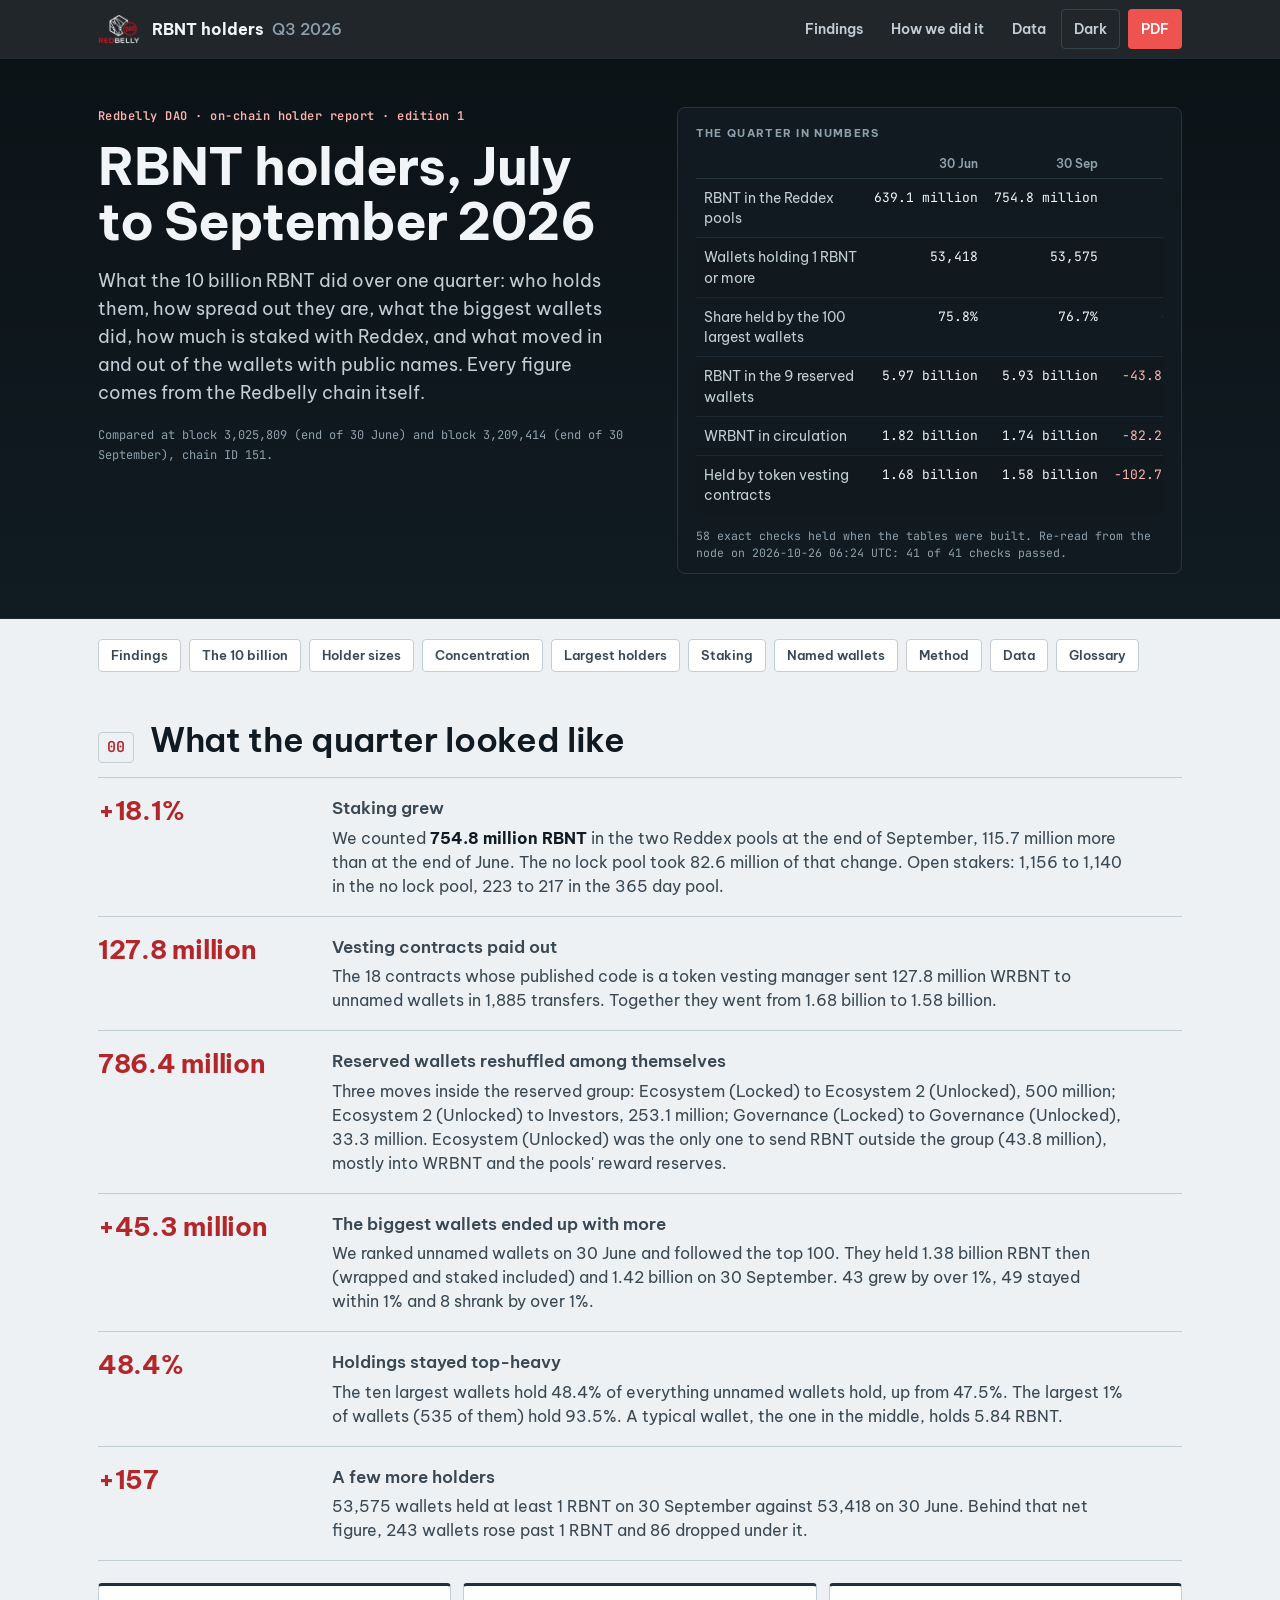
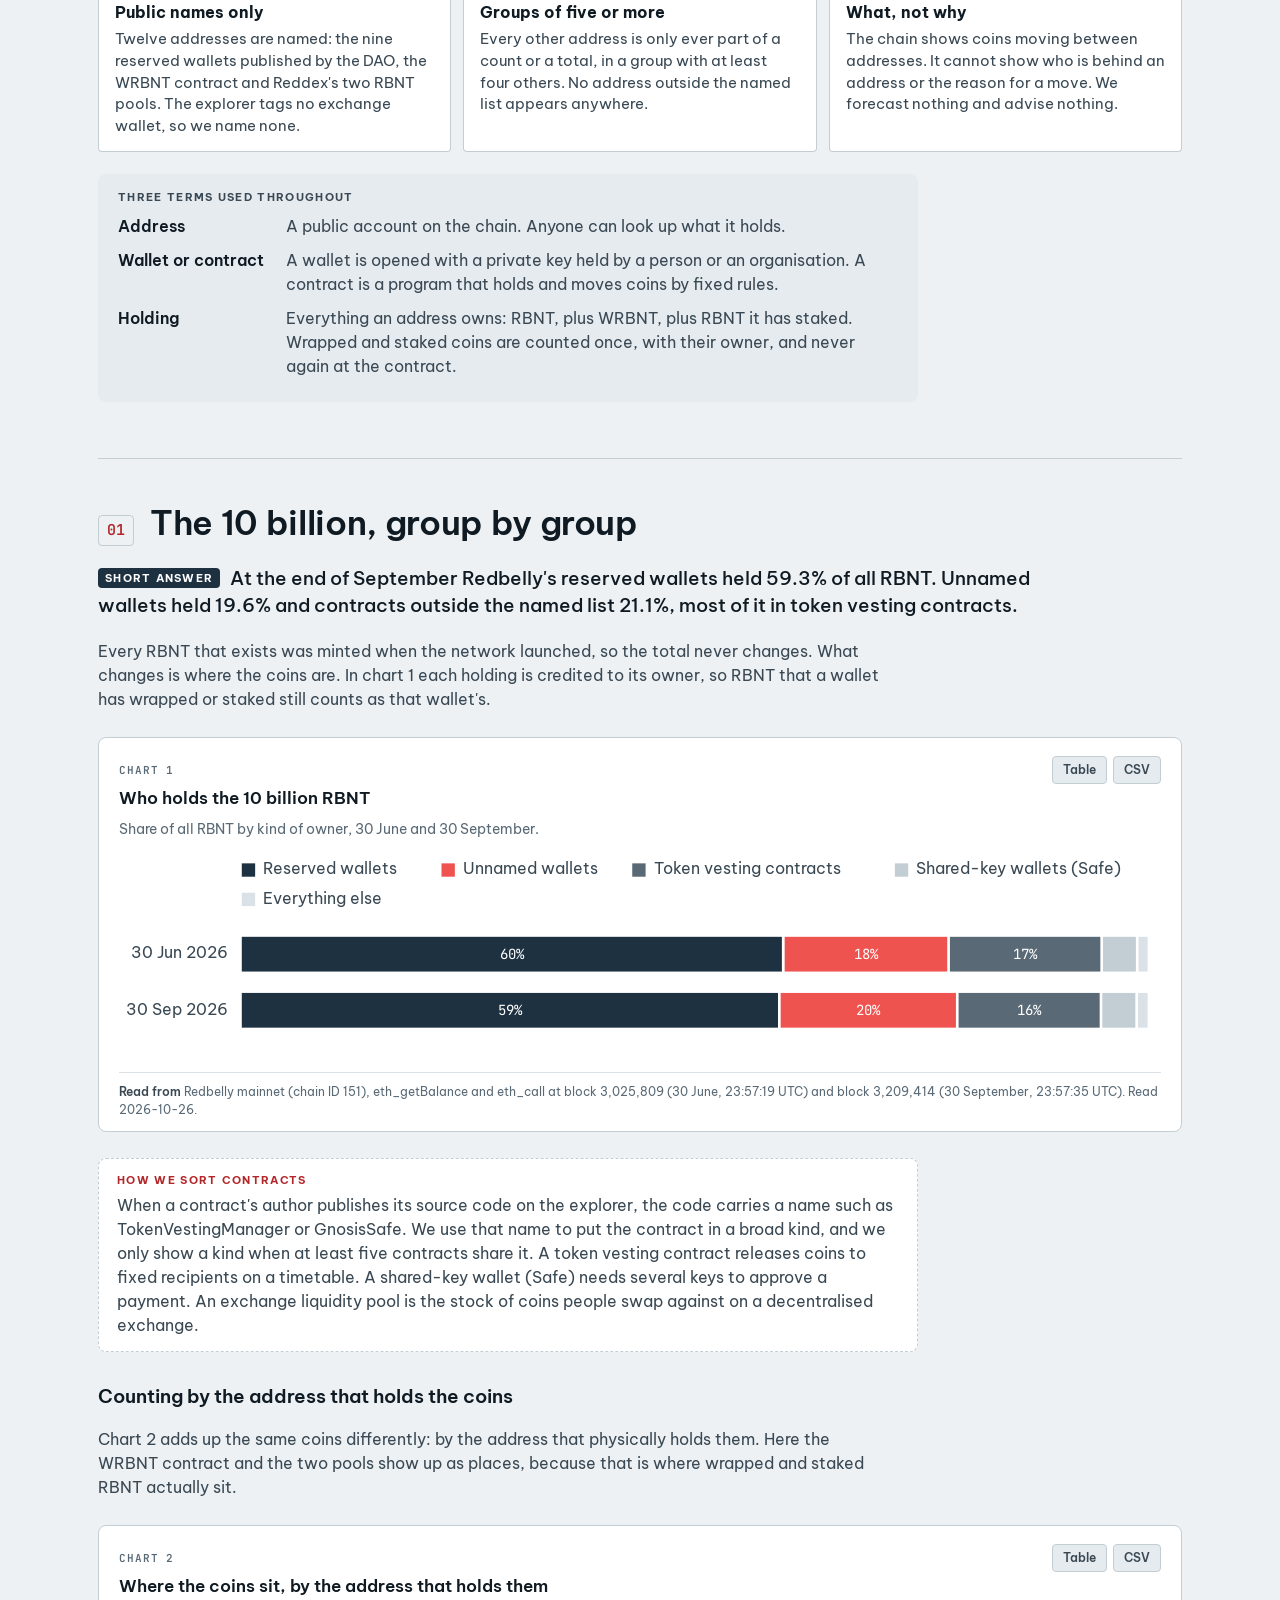
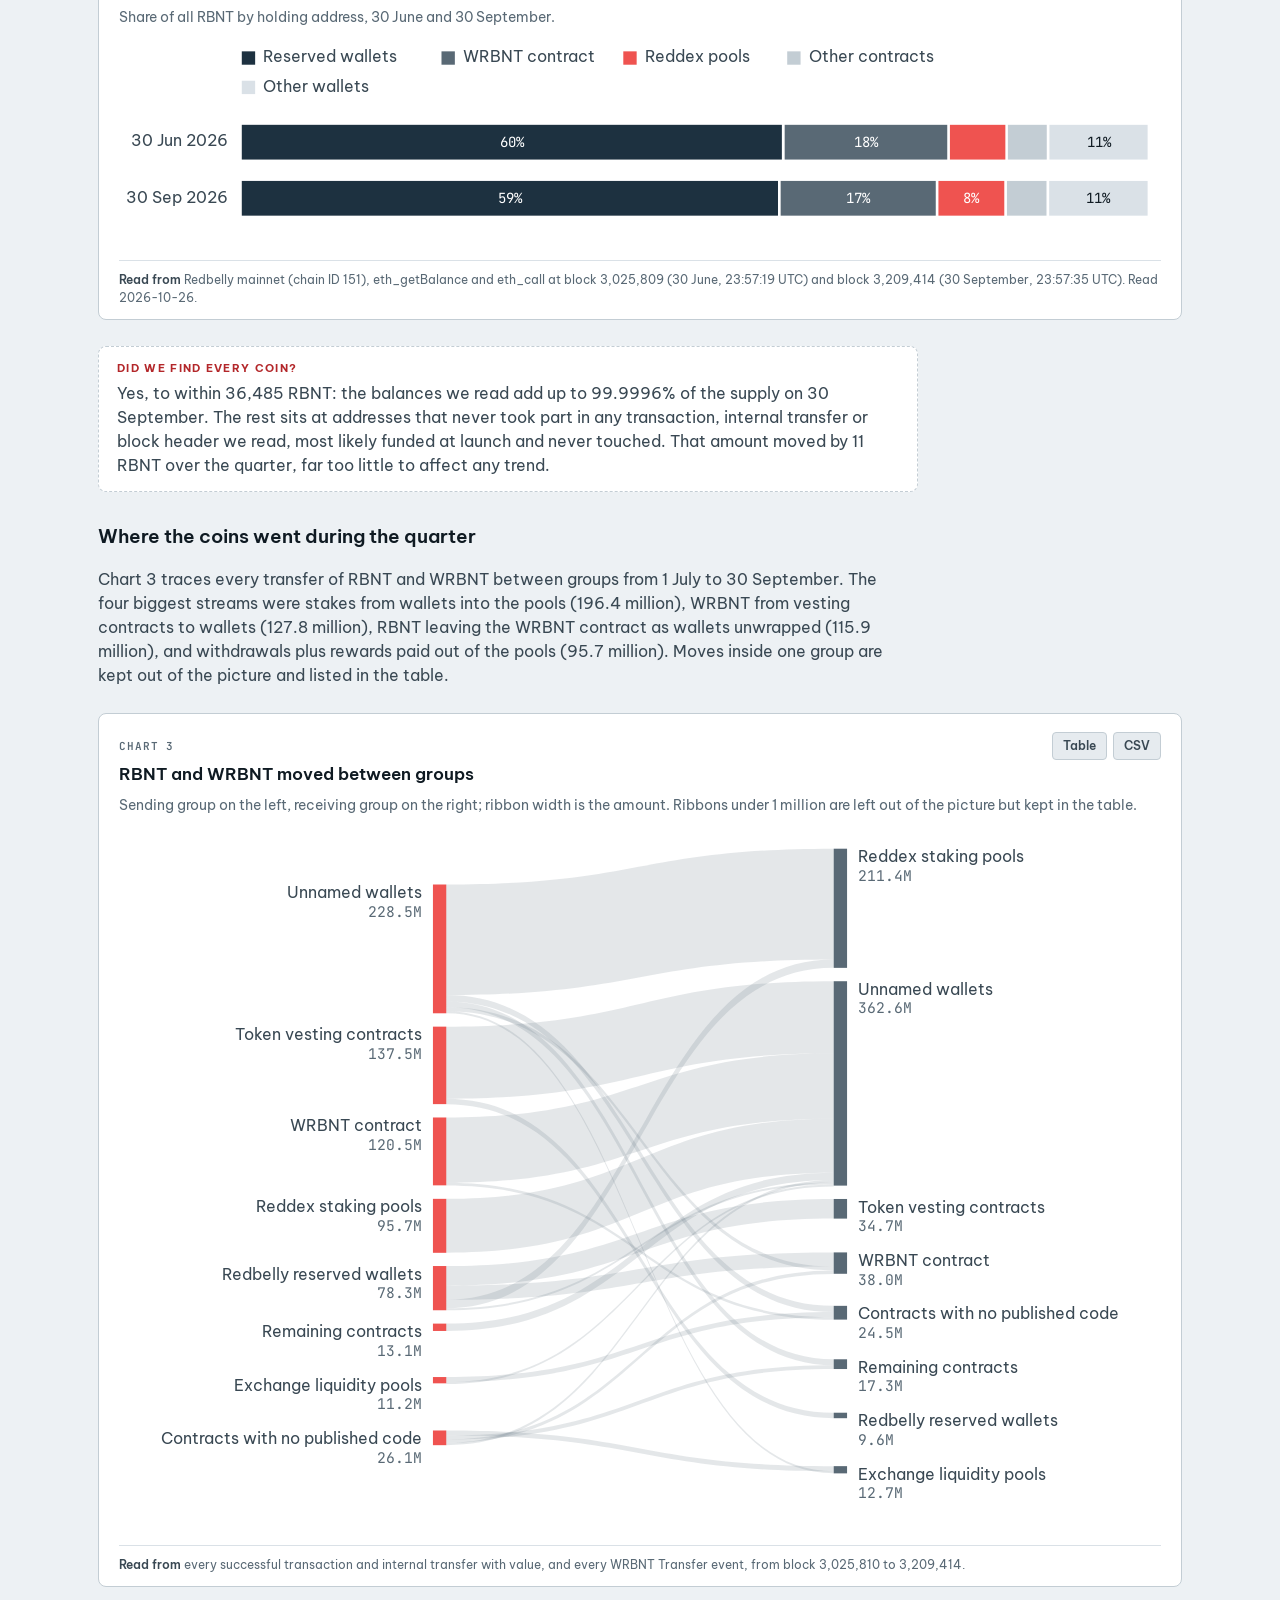
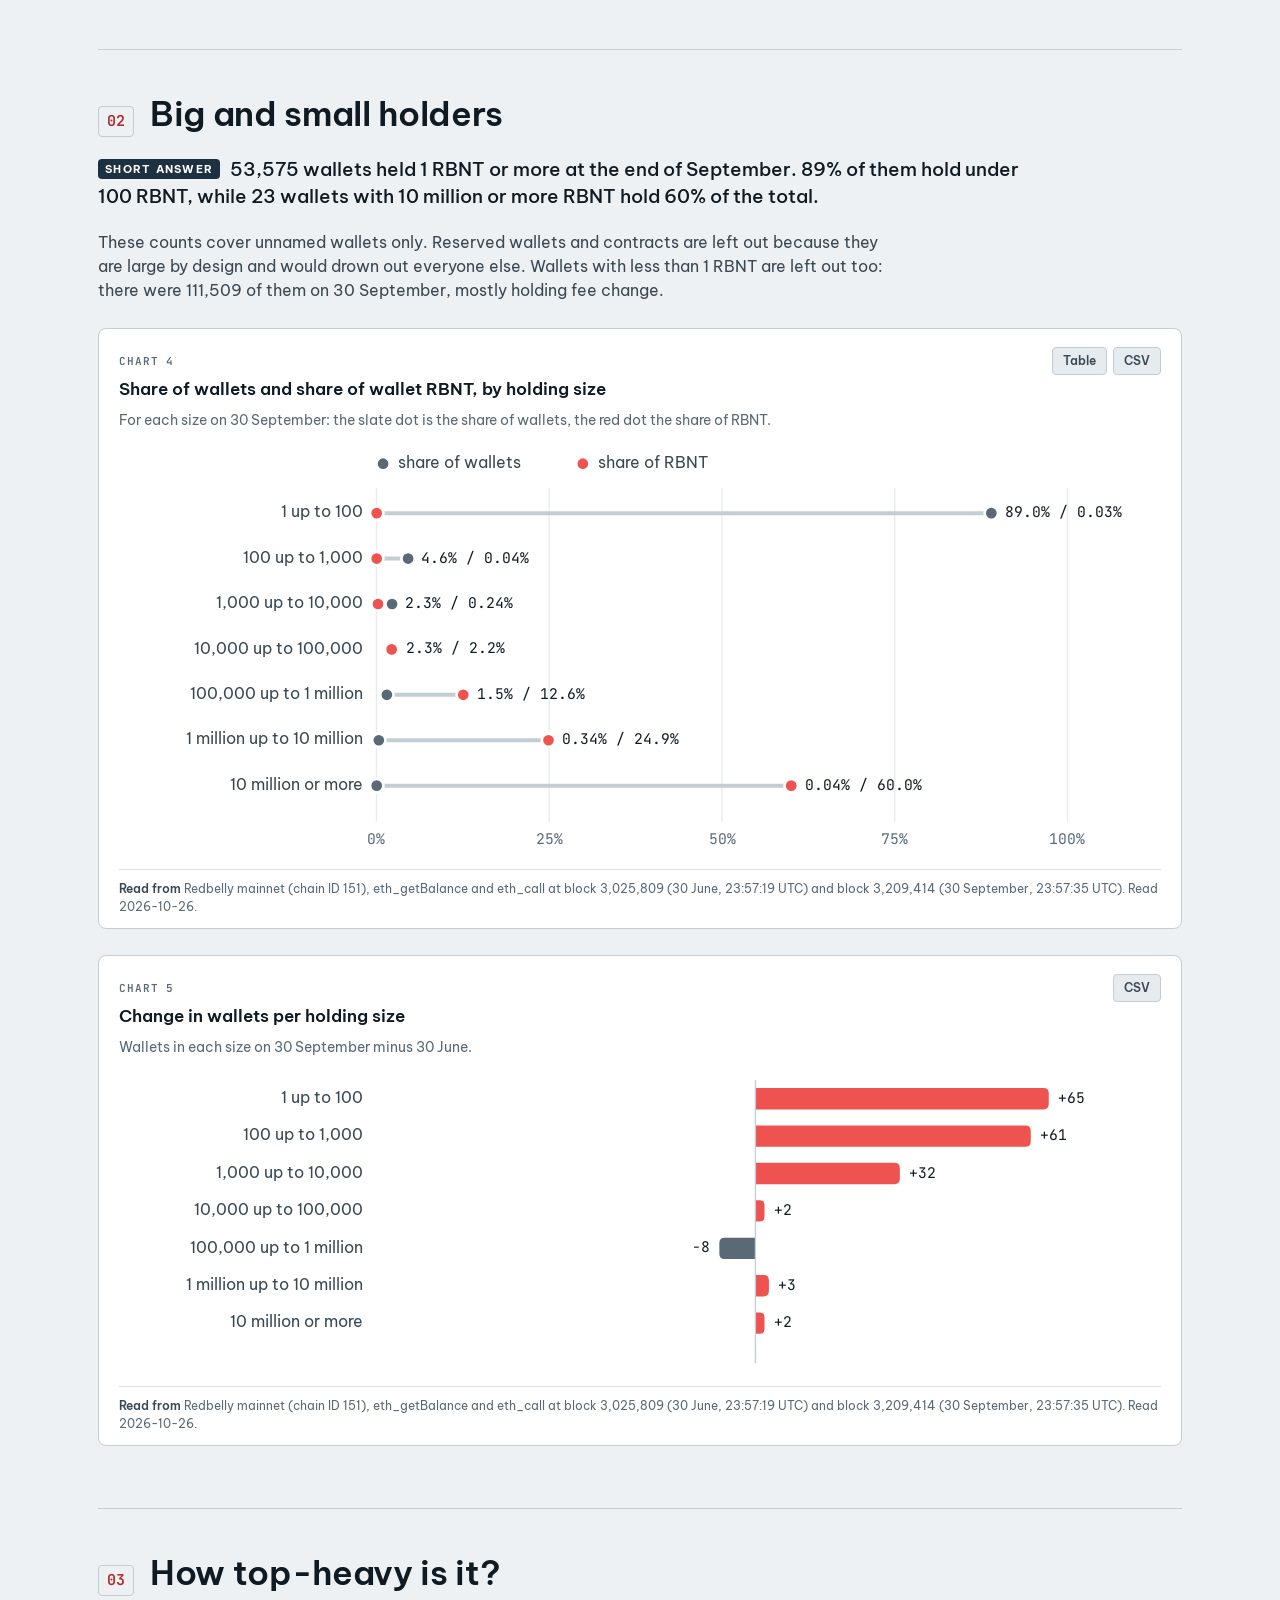
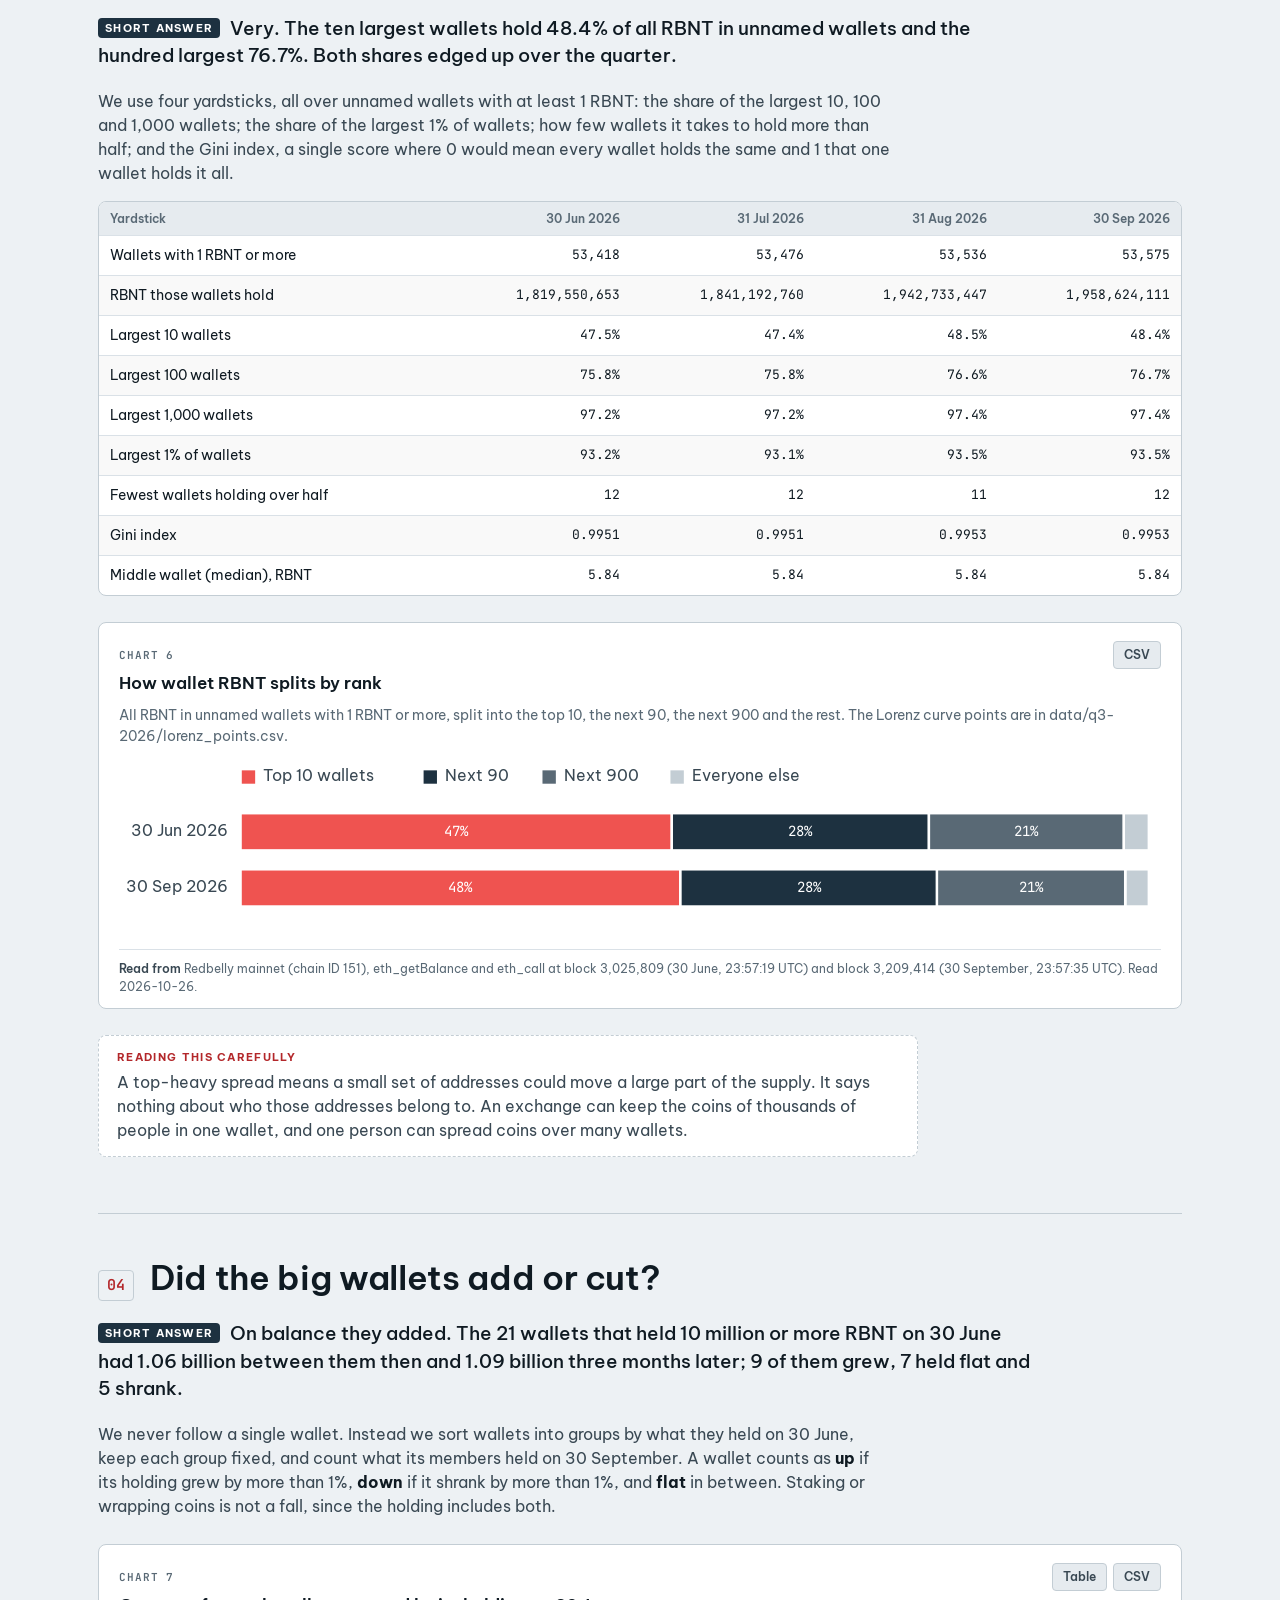
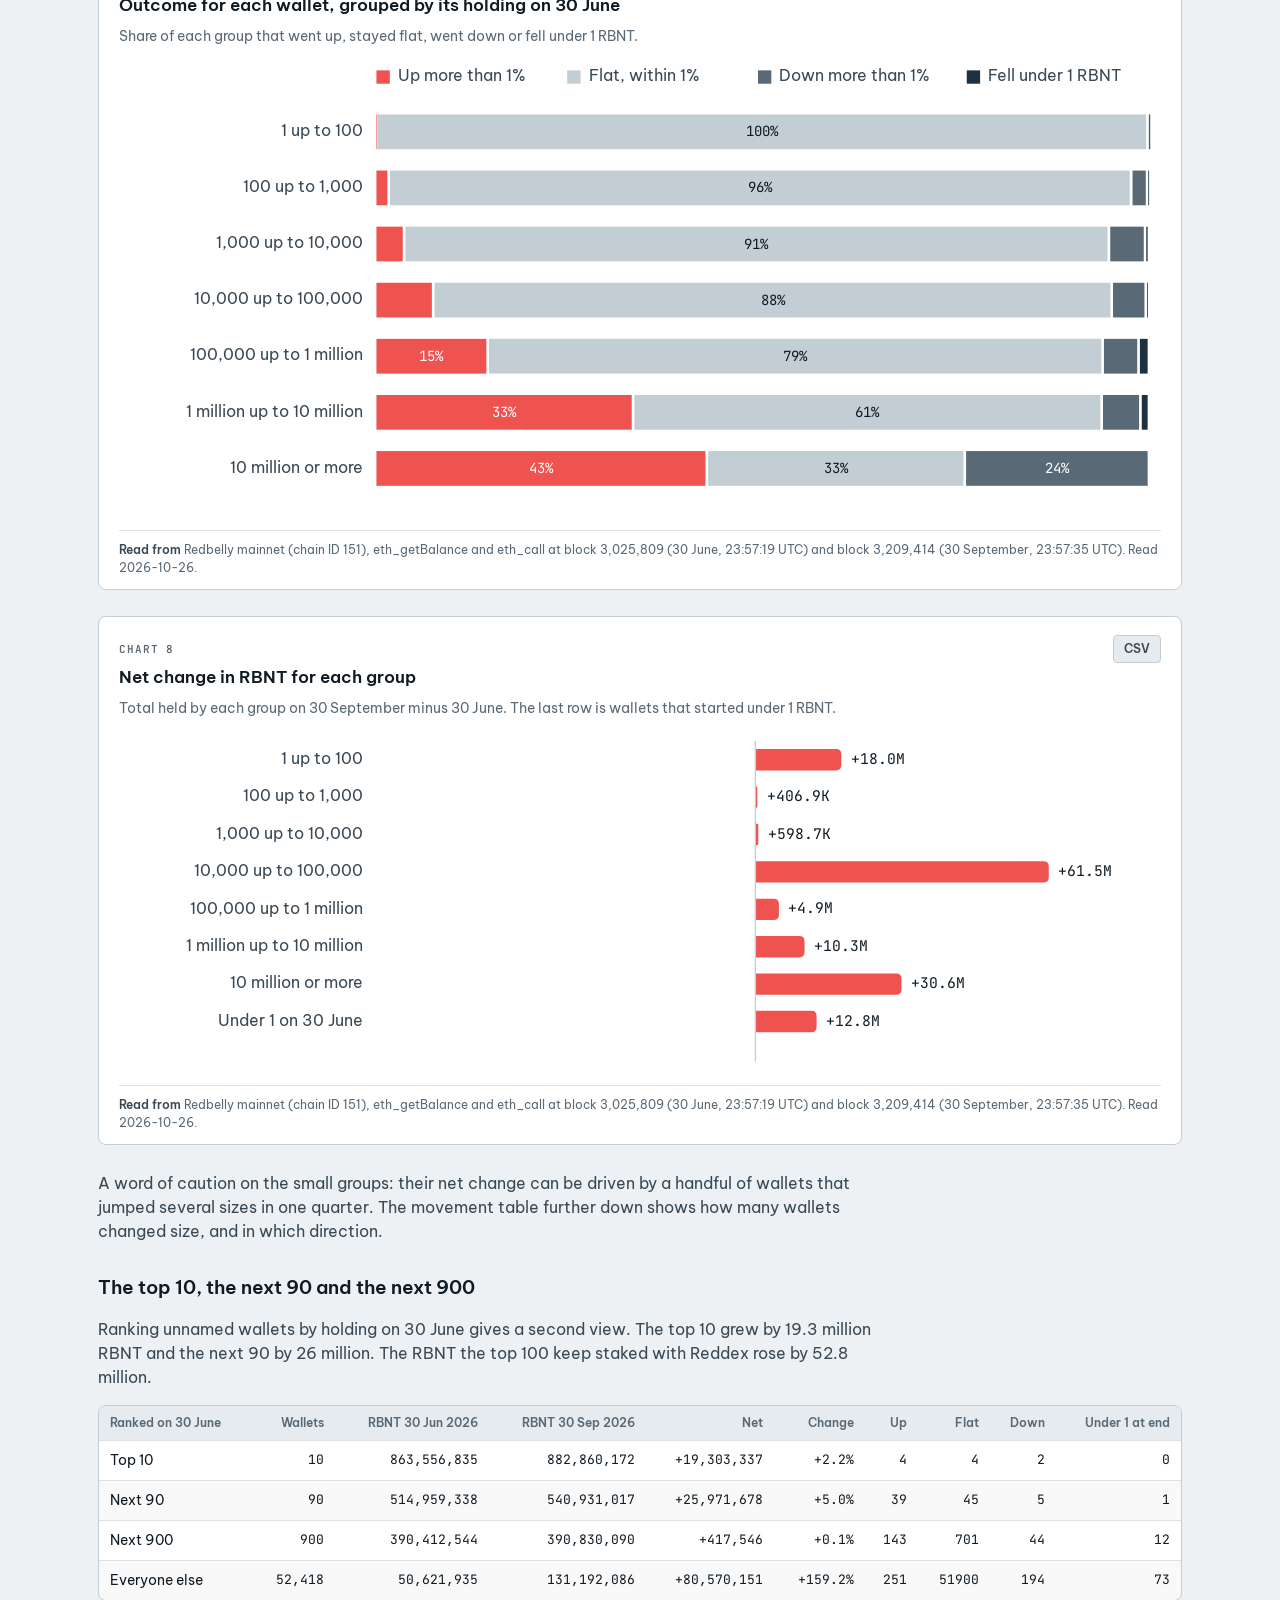
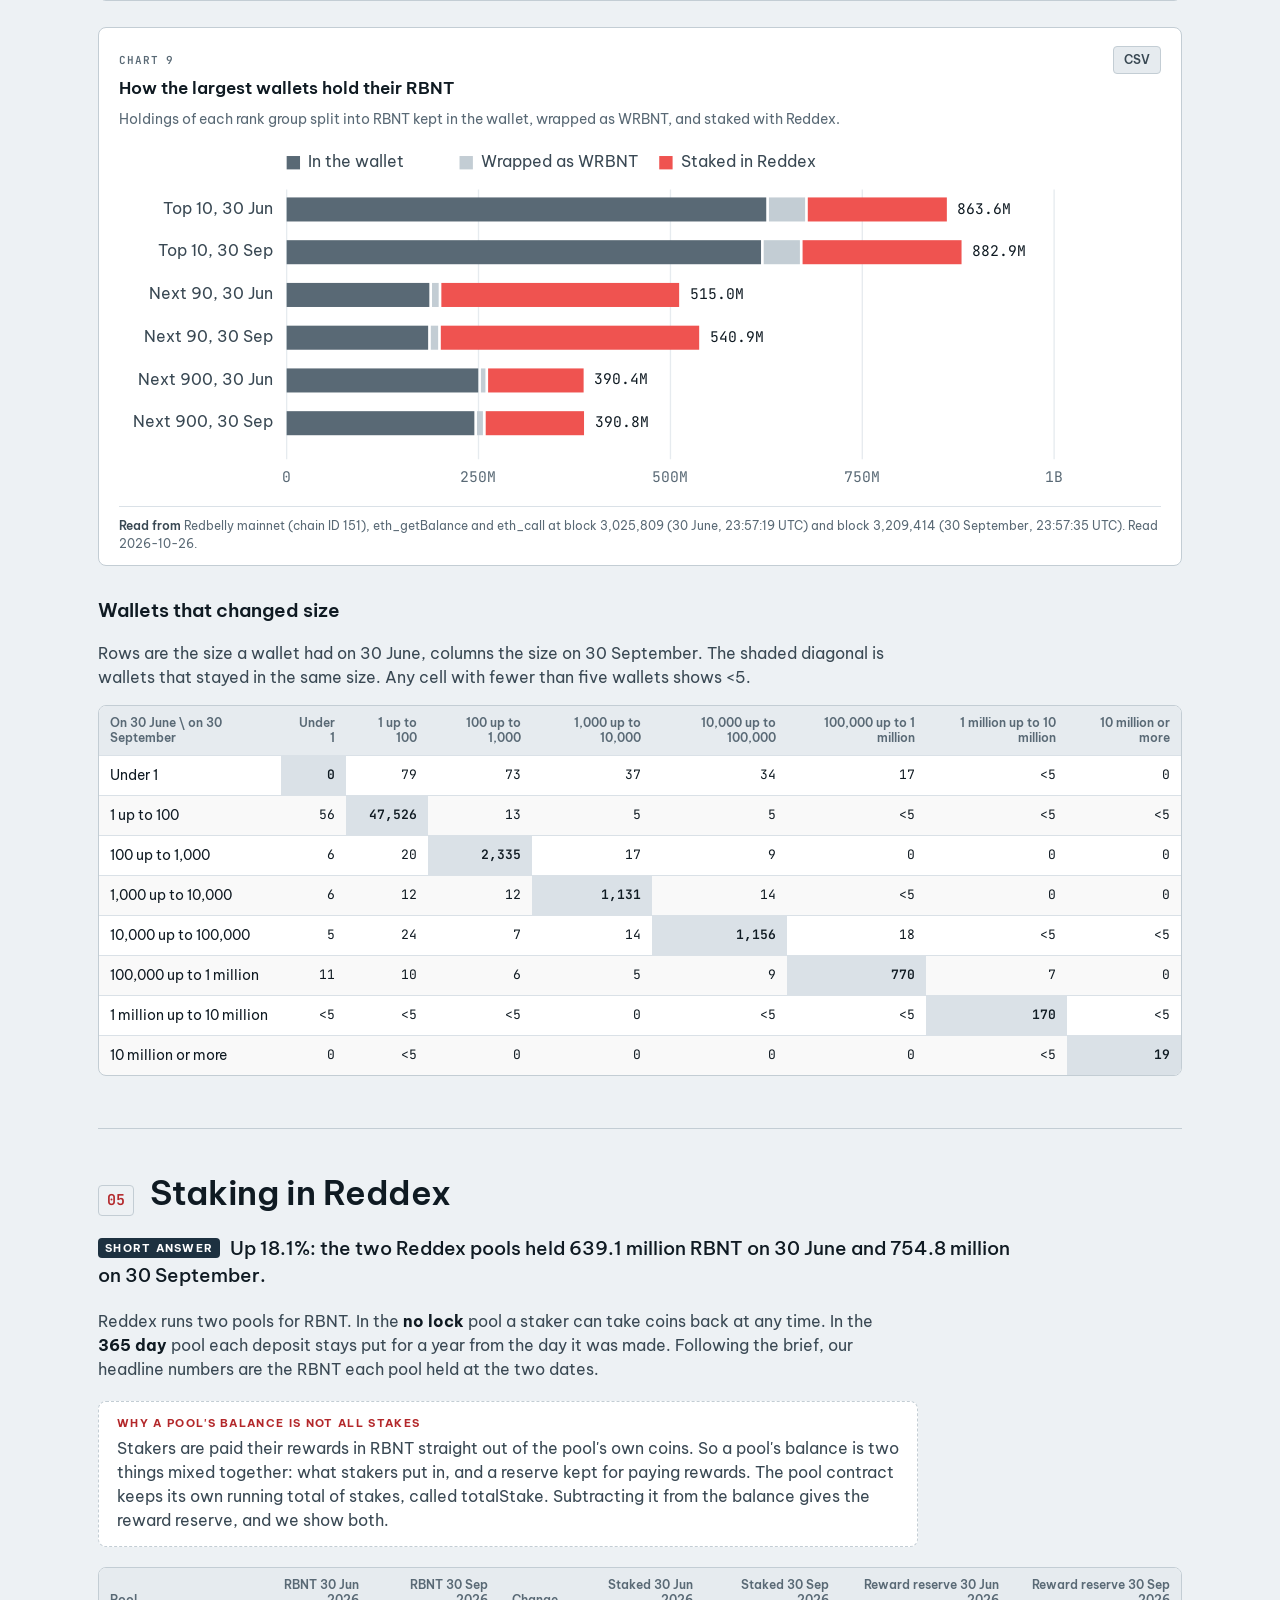
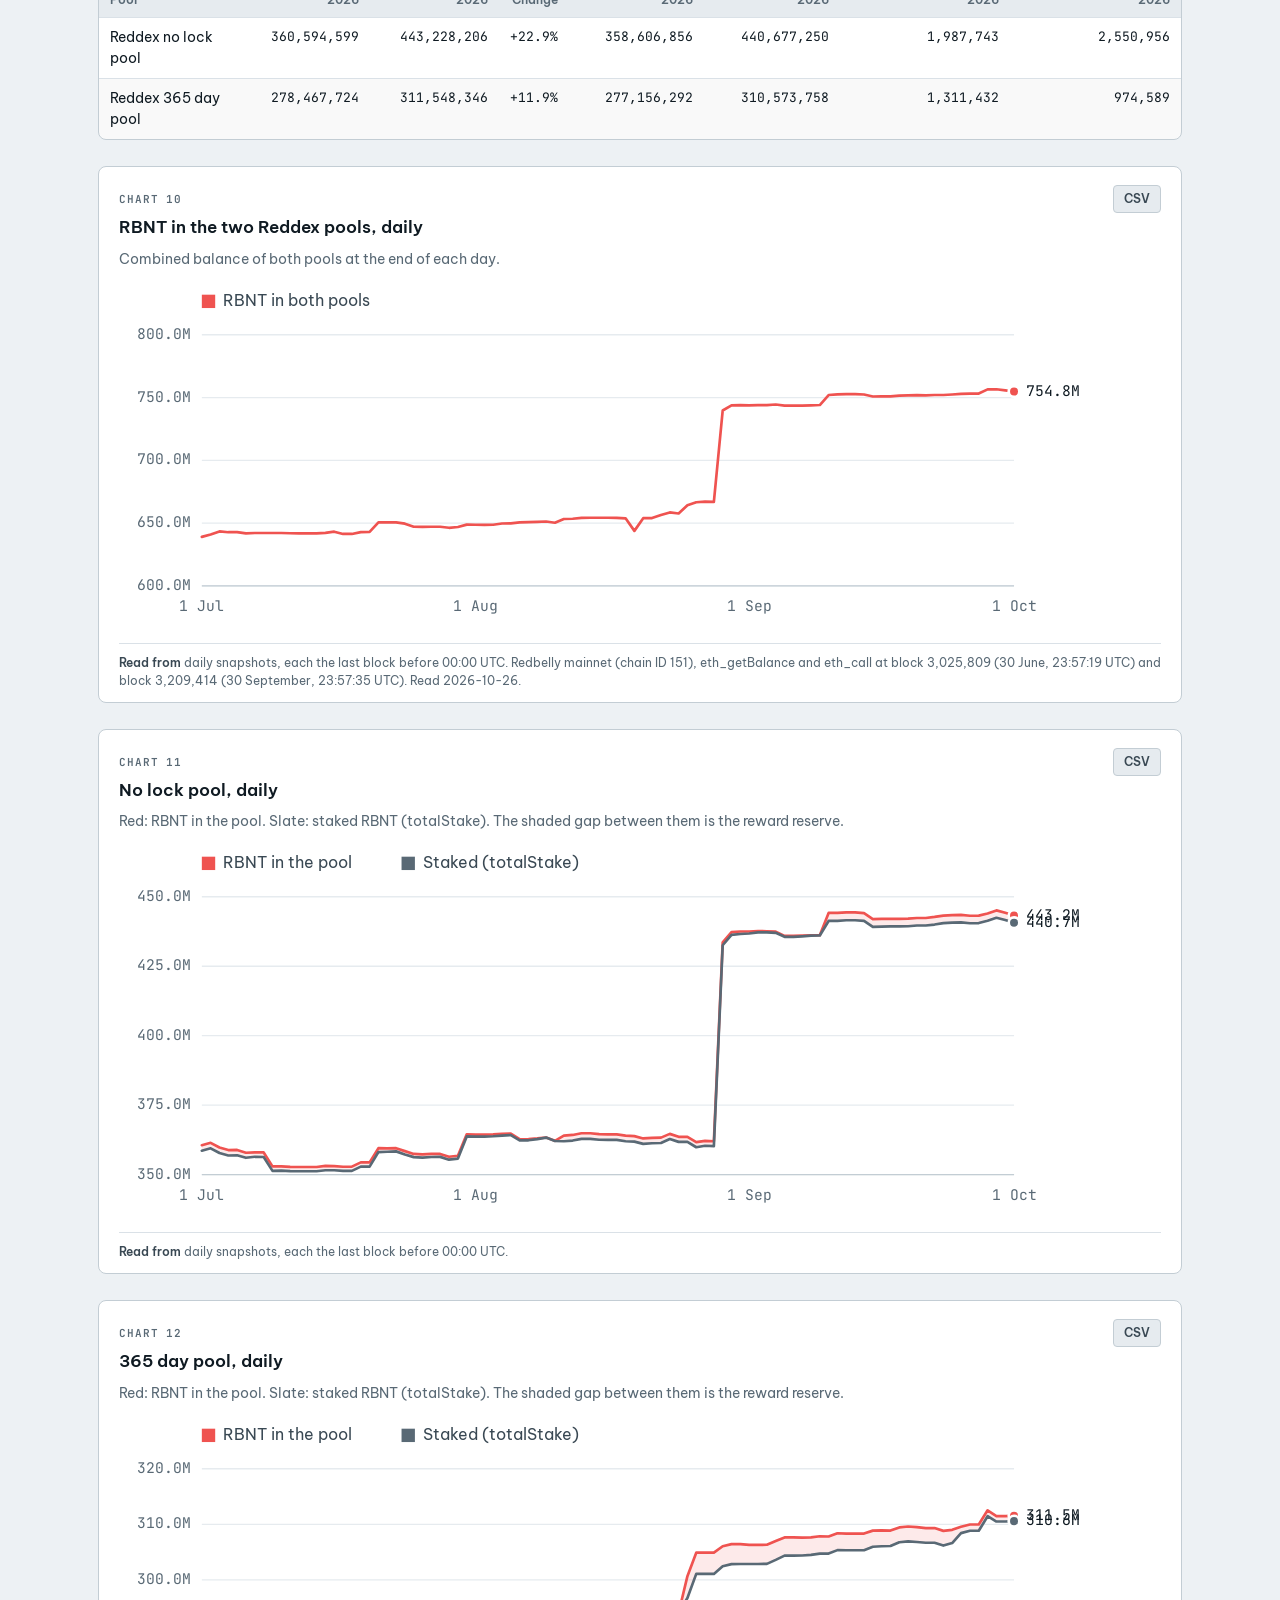
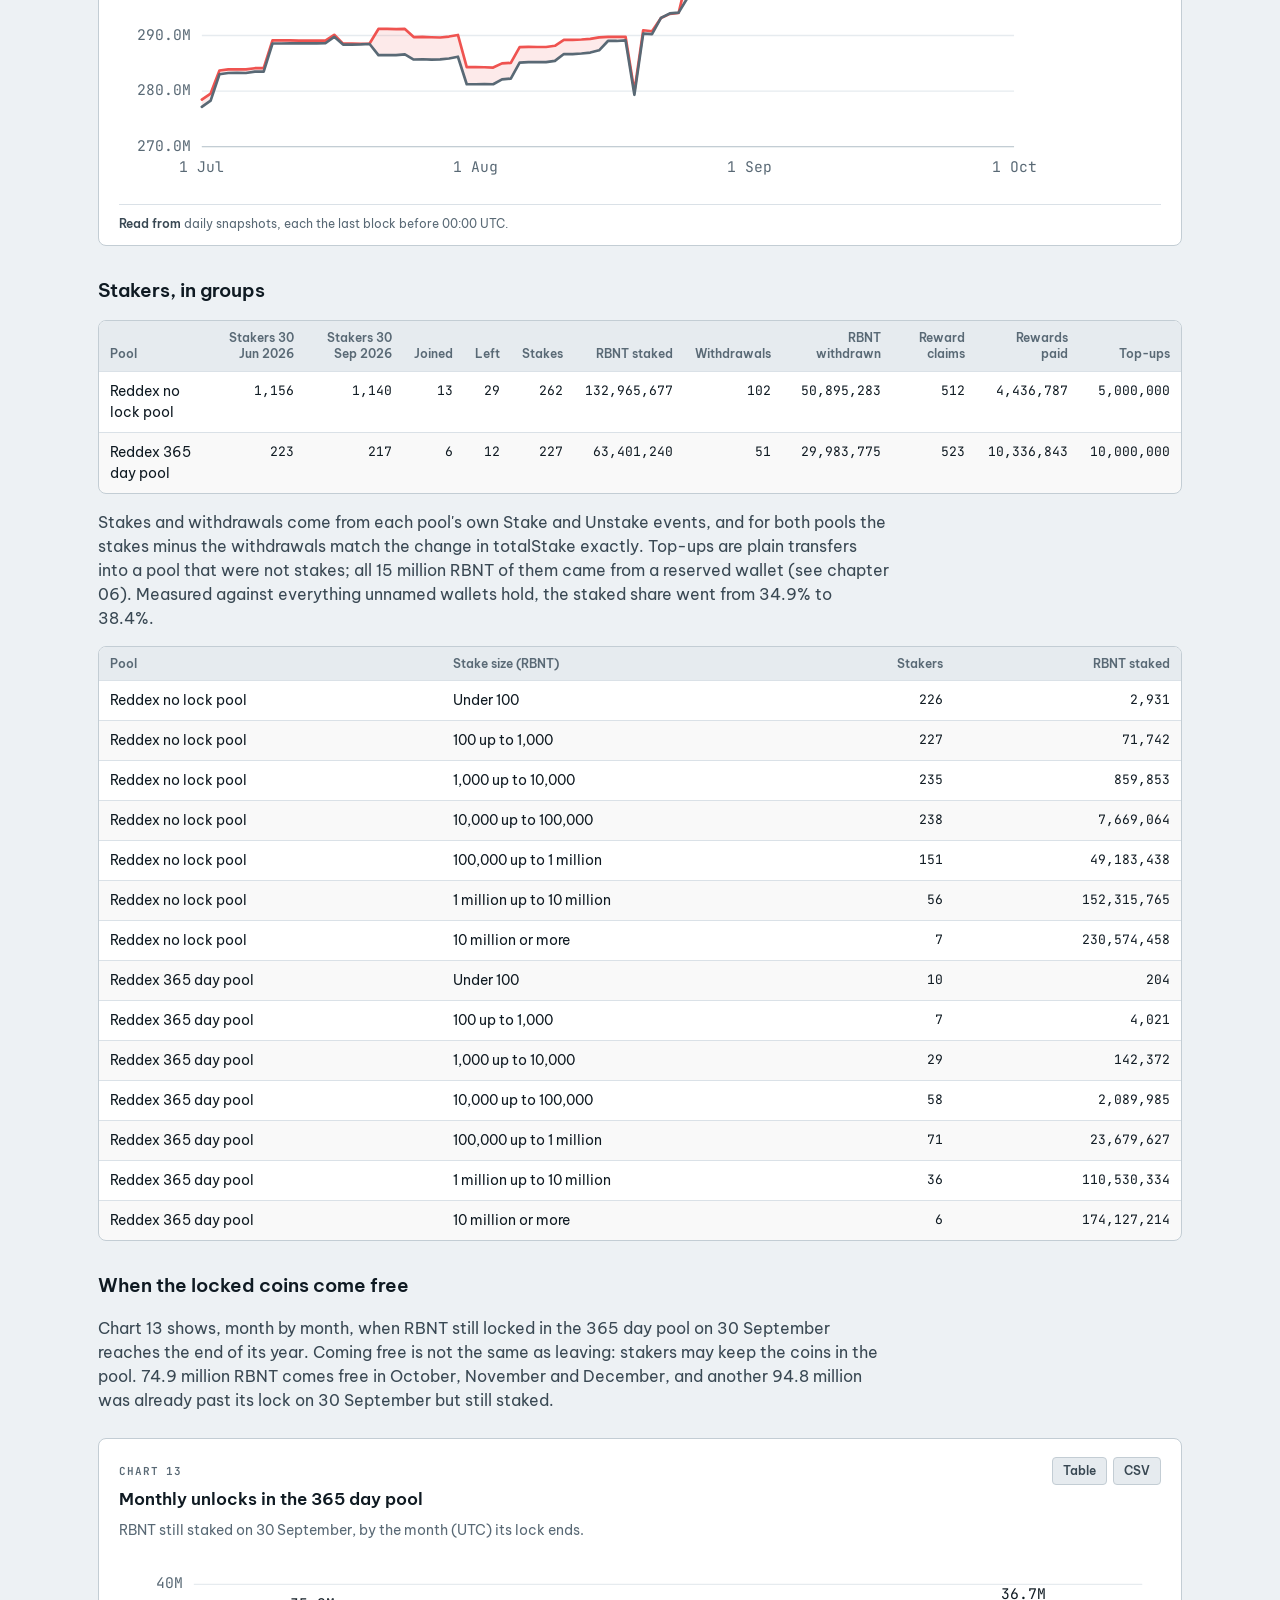
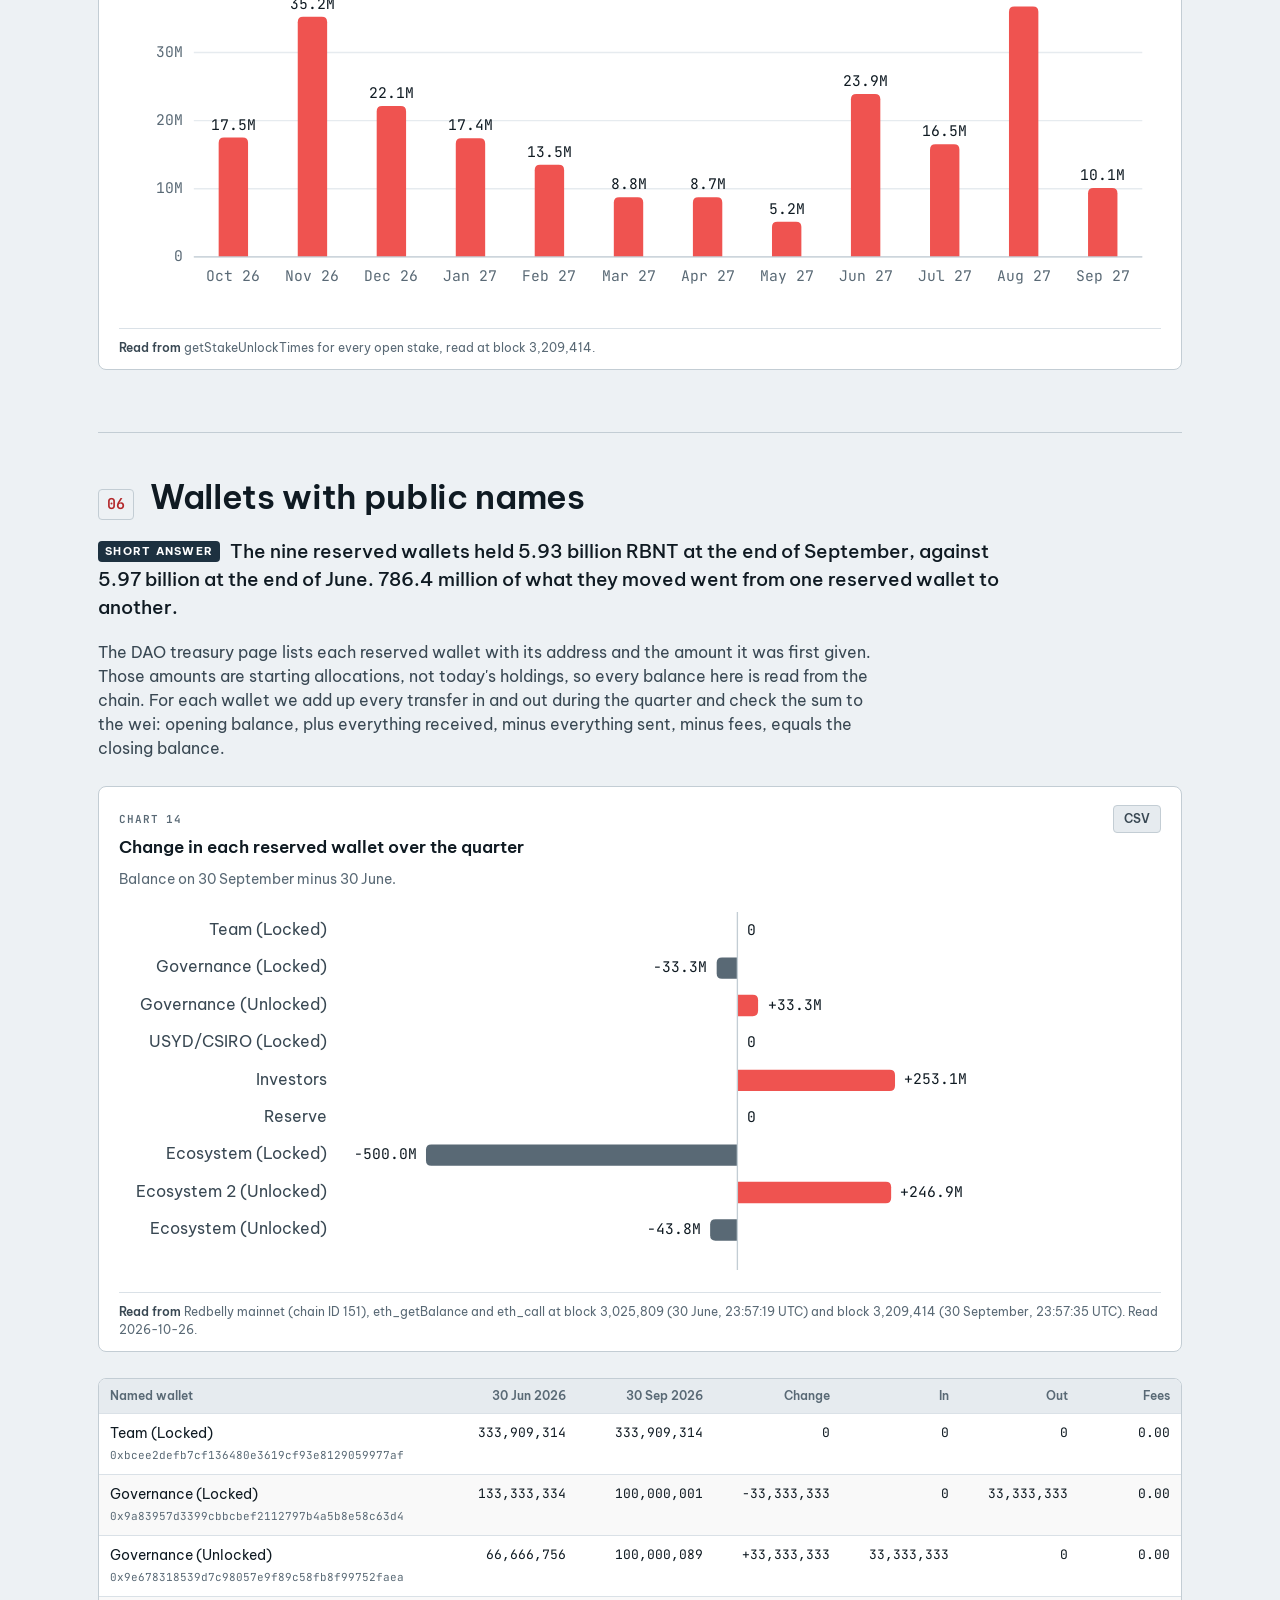
<file: index.html>
<!doctype html>
<html lang="en">
<head>
<meta charset="utf-8">
<meta name="viewport" content="width=device-width, initial-scale=1">
<title>RBNT holders Q3 2026</title>
<meta name="description" content="How RBNT holders behaved in Q3 2026, read from the Redbelly chain: who holds the supply, how top-heavy it is, what the largest wallets did, staking and named wallets.">
<meta property="og:title" content="RBNT holders Q3 2026">
<meta property="og:description" content="How RBNT holders behaved in Q3 2026, read from the Redbelly chain: who holds the supply, how top-heavy it is, what the largest wallets did, staking and named wallets.">
<meta property="og:image" content="community/card-discord.png">
<meta name="twitter:card" content="summary_large_image">
<link rel="icon" href="assets/icon.png">
<link rel="stylesheet" href="assets/holders.css">
<style>
.viz{font-family:"Be Vietnam Pro",ui-sans-serif,system-ui,sans-serif;font-size:12px}
.viz .rule{stroke:var(--v-rule,#E6EBEF);stroke-width:1}
.viz .base{stroke:var(--v-base,#C3CDD4);stroke-width:1}
.viz .num{fill:var(--v-faint,#596975);font-family:"JetBrains Mono",ui-monospace,monospace;font-size:11px}
.viz .name{fill:var(--v-ink2,#394853)}
.viz .figure{fill:var(--v-ink,#0F1A22);font-family:"JetBrains Mono",ui-monospace,monospace;font-size:11px}
.viz .on-fill{fill:#fff;font-family:"JetBrains Mono",ui-monospace,monospace;font-size:10.5px}
.viz .on-pale{fill:#0F1A22;font-family:"JetBrains Mono",ui-monospace,monospace;font-size:10.5px}
.viz .red{fill:var(--v-red,#EF5350)}
.viz .slate{fill:var(--v-slate,#596975)}
.viz .mist{fill:var(--v-mist,#C3CDD4)}
.viz .ink{fill:var(--v-deep,#1d3140)}
.viz .pale{fill:var(--v-pale,#DAE1E7)}
.viz .stroke-red{stroke:var(--v-red,#EF5350);stroke-width:2;fill:none;stroke-linecap:round;stroke-linejoin:round}
.viz .stroke-slate{stroke:var(--v-slate,#596975);stroke-width:2;fill:none;stroke-linecap:round;stroke-linejoin:round}
.viz .stem{stroke:var(--v-base,#C3CDD4);stroke-width:3;stroke-linecap:round}
.viz .wash{fill:var(--v-red,#EF5350);opacity:.12}
.viz .ribbon{fill:var(--v-slate,#596975);opacity:.16}
.viz .ribbon:hover{opacity:.32}
.viz .ring{stroke:var(--v-surface,#fff);stroke-width:2}
.viz .hover{fill:transparent}
.viz .guide{stroke:var(--v-faint,#596975);stroke-width:1;opacity:0}
.viz g.slot:hover .guide{opacity:.55}
.viz [data-tip]:focus{outline:2px solid var(--v-red,#EF5350);outline-offset:1px}
</style>
<script>try{var m=localStorage.getItem("holders-mode");if(m)document.documentElement.dataset.mode=m}catch(e){}</script>
</head>
<body>
<a class="jump" href="#content">Go to the report</a>
<header class="topbar">
  <div class="inner">
    <a class="mark" href="#"><img src="brand/logos/dao-logo-on-dark.png" alt="Redbelly DAO"><span>RBNT holders <em>Q3 2026</em></span></a>
    <nav aria-label="Main">
      <a class="wide-only" href="#findings">Findings</a>
      <a class="wide-only" href="how-we-did-it.html">How we did it</a>
      <a class="wide-only" href="#files">Data</a>
      <button type="button" id="mode">Dark</button>
      <a class="cta" href="downloads/rbnt-holders-q3-2026.pdf">PDF</a>
    </nav>
  </div>
</header>
<div class="opening">
  <div class="inner opening-grid">
    <div>
      <img class="print-logo" src="brand/logos/dao-logo-on-dark.png" alt="Redbelly DAO">
      <p class="overline">Redbelly DAO · on-chain holder report · edition 1</p>
      <h1>RBNT holders, July to September 2026</h1>
      <p class="sub">What the 10 billion RBNT did over one quarter: who holds them, how spread out they are, what the biggest wallets did, how much is staked with Reddex, and what moved in and out of the wallets with public names. Every figure comes from the Redbelly chain itself.</p>
      <p class="blocks">Compared at block 3,025,809 (end of 30 June) and block 3,209,414 (end of 30 September), chain ID 151.</p>
    </div>
    <div class="scoreboard"><p class="kicker">The quarter in numbers</p><div class="grid-wrap"><table class="board"><thead><tr><th></th><th class="r">30 Jun</th><th class="r">30 Sep</th><th class="r">Change</th></tr></thead><tbody><tr><td>RBNT in the Reddex pools</td><td class="r">639.1 million</td><td class="r">754.8 million</td><td class="r">+18.1%</td></tr><tr><td>Wallets holding 1 RBNT or more</td><td class="r">53,418</td><td class="r">53,575</td><td class="r">+157</td></tr><tr><td>Share held by the 100 largest wallets</td><td class="r">75.8%</td><td class="r">76.7%</td><td class="r">+0.9 pts</td></tr><tr><td>RBNT in the 9 reserved wallets</td><td class="r">5.97 billion</td><td class="r">5.93 billion</td><td class="r">-43.8 million</td></tr><tr><td>WRBNT in circulation</td><td class="r">1.82 billion</td><td class="r">1.74 billion</td><td class="r">-82.2 million</td></tr><tr><td>Held by token vesting contracts</td><td class="r">1.68 billion</td><td class="r">1.58 billion</td><td class="r">-102.7 million</td></tr></tbody></table></div><p class="checked">58 exact checks held when the tables were built. Re-read from the node on 2026-10-26 06:24 UTC: 41 of 41 checks passed.</p></div>
  </div>
</div>
<nav class="chips inner" aria-label="Chapters"><a href="#findings">Findings</a><a href="#groups">The 10 billion</a><a href="#sizes">Holder sizes</a><a href="#concentration">Concentration</a><a href="#largest">Largest holders</a><a href="#staking">Staking</a><a href="#named">Named wallets</a><a href="#method">Method</a><a href="#files">Data</a><a href="#glossary">Glossary</a></nav>
<main id="content" class="inner"><section class="chapter" id="findings"><header class="chapter-head"><span class="chapter-no">00</span><h2>What the quarter looked like</h2></header><ol class="findings"><li><div class="big">+18.1%</div><div><h3>Staking grew</h3><p>We counted <b>754.8 million RBNT</b> in the two Reddex pools at the end of September, 115.7 million more than at the end of June. The no lock pool took 82.6 million of that change. Open stakers: 1,156 to 1,140 in the no lock pool, 223 to 217 in the 365 day pool.</p></div></li><li><div class="big">127.8 million</div><div><h3>Vesting contracts paid out</h3><p>The 18 contracts whose published code is a token vesting manager sent 127.8 million WRBNT to unnamed wallets in 1,885 transfers. Together they went from 1.68 billion to 1.58 billion.</p></div></li><li><div class="big">786.4 million</div><div><h3>Reserved wallets reshuffled among themselves</h3><p>Three moves inside the reserved group: Ecosystem (Locked) to Ecosystem 2 (Unlocked), 500 million; Ecosystem 2 (Unlocked) to Investors, 253.1 million; Governance (Locked) to Governance (Unlocked), 33.3 million. Ecosystem (Unlocked) was the only one to send RBNT outside the group (43.8 million), mostly into WRBNT and the pools' reward reserves.</p></div></li><li><div class="big">+45.3 million</div><div><h3>The biggest wallets ended up with more</h3><p>We ranked unnamed wallets on 30 June and followed the top 100. They held 1.38 billion RBNT then (wrapped and staked included) and 1.42 billion on 30 September. 43 grew by over 1%, 49 stayed within 1% and 8 shrank by over 1%.</p></div></li><li><div class="big">48.4%</div><div><h3>Holdings stayed top-heavy</h3><p>The ten largest wallets hold 48.4% of everything unnamed wallets hold, up from 47.5%. The largest 1% of wallets (535 of them) hold 93.5%. A typical wallet, the one in the middle, holds 5.84 RBNT.</p></div></li><li><div class="big">+157</div><div><h3>A few more holders</h3><p>53,575 wallets held at least 1 RBNT on 30 September against 53,418 on 30 June. Behind that net figure, 243 wallets rose past 1 RBNT and 86 dropped under it.</p></div></li></ol><div class="rules"><div><b>Public names only</b><p>Twelve addresses are named: the nine reserved wallets published by the DAO, the WRBNT contract and Reddex's two RBNT pools. The explorer tags no exchange wallet, so we name none.</p></div><div><b>Groups of five or more</b><p>Every other address is only ever part of a count or a total, in a group with at least four others. No address outside the named list appears anywhere.</p></div><div><b>What, not why</b><p>The chain shows coins moving between addresses. It cannot show who is behind an address or the reason for a move. We forecast nothing and advise nothing.</p></div></div><div class="terms"><p class="kicker">Three terms used throughout</p><dl><dt>Address</dt><dd>A public account on the chain. Anyone can look up what it holds.</dd><dt>Wallet or contract</dt><dd>A wallet is opened with a private key held by a person or an organisation. A contract is a program that holds and moves coins by fixed rules.</dd><dt>Holding</dt><dd>Everything an address owns: RBNT, plus WRBNT, plus RBNT it has staked. Wrapped and staked coins are counted once, with their owner, and never again at the contract.</dd></dl></div></section><section class="chapter" id="groups"><header class="chapter-head"><span class="chapter-no">01</span><h2>The 10 billion, group by group</h2></header><p class="lead"><span>Short answer</span>At the end of September Redbelly's reserved wallets held 59.3% of all RBNT. Unnamed wallets held 19.6% and contracts outside the named list 21.1%, most of it in token vesting contracts.</p><p>Every RBNT that exists was minted when the network launched, so the total never changes. What changes is where the coins are. In chart 1 each holding is credited to its owner, so RBNT that a wallet has wrapped or staked still counts as that wallet's.</p><figure class="chart" id="chart-1"><div class="chart-top"><div><span class="chart-no">Chart 1</span><h4>Who holds the 10 billion RBNT</h4></div><div class="tools"><button class="tool" type="button" data-toggle>Table</button><a class="tool" href="data/q3-2026/holdings_by_group.csv" download>CSV</a></div></div><p class="note">Share of all RBNT by kind of owner, 30 June and 30 September.</p><div class="canvas"><svg class="viz" viewBox="0 0 780 154" width="780" height="154" role="img" aria-label="Who holds the 10 billion RBNT" xmlns="http://www.w3.org/2000/svg"><title>Who holds the 10 billion RBNT</title><desc></desc><rect x="91.9" y="7.0" width="10.0" height="10.0" class="ink"></rect><text x="107.9" y="12.0" class="name" text-anchor="start" dominant-baseline="middle">Reserved wallets</text><rect x="241.4" y="7.0" width="10.0" height="10.0" class="red"></rect><text x="257.4" y="12.0" class="name" text-anchor="start" dominant-baseline="middle">Unnamed wallets</text><rect x="384.2" y="7.0" width="10.0" height="10.0" class="slate"></rect><text x="400.2" y="12.0" class="name" text-anchor="start" dominant-baseline="middle">Token vesting contracts</text><rect x="580.8" y="7.0" width="10.0" height="10.0" class="mist"></rect><text x="596.8" y="12.0" class="name" text-anchor="start" dominant-baseline="middle">Shared-key wallets (Safe)</text><rect x="91.9" y="29.0" width="10.0" height="10.0" class="pale"></rect><text x="107.9" y="34.0" class="name" text-anchor="start" dominant-baseline="middle">Everything else</text><text x="81.9" y="75.0" class="name" text-anchor="end" dominant-baseline="middle">30 Jun 2026</text><rect x="91.9" y="62.0" width="404.3" height="26.0" class="ink" data-tip="30 Jun 2026: Reserved wallets, 59.7% (5,974,809,361 RBNT)" tabindex="0"><title>30 Jun 2026: Reserved wallets, 59.7% (5,974,809,361 RBNT)</title></rect><text x="294.1" y="75.5" class="on-fill" text-anchor="middle" dominant-baseline="middle">60%</text><rect x="498.3" y="62.0" width="121.7" height="26.0" class="red" data-tip="30 Jun 2026: Unnamed wallets, 18.2% (1,819,574,561 RBNT)" tabindex="0"><title>30 Jun 2026: Unnamed wallets, 18.2% (1,819,574,561 RBNT)</title></rect><text x="559.1" y="75.5" class="on-fill" text-anchor="middle" dominant-baseline="middle">18%</text><rect x="622.0" y="62.0" width="112.6" height="26.0" class="slate" data-tip="30 Jun 2026: Token vesting contracts, 16.8% (1,684,803,156 RBNT)" tabindex="0"><title>30 Jun 2026: Token vesting contracts, 16.8% (1,684,803,156 RBNT)</title></rect><text x="678.3" y="75.5" class="on-fill" text-anchor="middle" dominant-baseline="middle">17%</text><rect x="736.6" y="62.0" width="24.6" height="26.0" class="mist" data-tip="30 Jun 2026: Shared-key wallets (Safe), 3.9% (391,836,528 RBNT)" tabindex="0"><title>30 Jun 2026: Shared-key wallets (Safe), 3.9% (391,836,528 RBNT)</title></rect><rect x="763.2" y="62.0" width="6.8" height="26.0" class="pale" data-tip="30 Jun 2026: Everything else, 1.3% (128,976,394 RBNT)" tabindex="0"><title>30 Jun 2026: Everything else, 1.3% (128,976,394 RBNT)</title></rect><text x="81.9" y="117.0" class="name" text-anchor="end" dominant-baseline="middle">30 Sep 2026</text><rect x="91.9" y="104.0" width="401.4" height="26.0" class="ink" data-tip="30 Sep 2026: Reserved wallets, 59.3% (5,930,989,287 RBNT)" tabindex="0"><title>30 Sep 2026: Reserved wallets, 59.3% (5,930,989,287 RBNT)</title></rect><text x="292.6" y="117.5" class="on-fill" text-anchor="middle" dominant-baseline="middle">59%</text><rect x="495.3" y="104.0" width="131.2" height="26.0" class="red" data-tip="30 Sep 2026: Unnamed wallets, 19.6% (1,958,648,098 RBNT)" tabindex="0"><title>30 Sep 2026: Unnamed wallets, 19.6% (1,958,648,098 RBNT)</title></rect><text x="560.9" y="117.5" class="on-fill" text-anchor="middle" dominant-baseline="middle">20%</text><rect x="628.5" y="104.0" width="105.6" height="26.0" class="slate" data-tip="30 Sep 2026: Token vesting contracts, 15.8% (1,582,067,290 RBNT)" tabindex="0"><title>30 Sep 2026: Token vesting contracts, 15.8% (1,582,067,290 RBNT)</title></rect><text x="681.3" y="117.5" class="on-fill" text-anchor="middle" dominant-baseline="middle">16%</text><rect x="736.1" y="104.0" width="24.7" height="26.0" class="mist" data-tip="30 Sep 2026: Shared-key wallets (Safe), 3.9% (393,268,219 RBNT)" tabindex="0"><title>30 Sep 2026: Shared-key wallets (Safe), 3.9% (393,268,219 RBNT)</title></rect><rect x="762.8" y="104.0" width="7.2" height="26.0" class="pale" data-tip="30 Sep 2026: Everything else, 1.4% (135,027,105 RBNT)" tabindex="0"><title>30 Sep 2026: Everything else, 1.4% (135,027,105 RBNT)</title></rect></svg></div><div class="as-table" hidden><div class="grid-wrap"><table class=""><thead><tr><th>Group</th><th class="r">Addresses (1+ RBNT)</th><th class="r">30 Jun 2026</th><th class="r">30 Sep 2026</th><th class="r">Change</th><th class="r">Share at end</th></tr></thead><tbody><tr><td>Redbelly reserved wallets</td><td class="r">9</td><td class="r">5,974,809,361</td><td class="r">5,930,989,287</td><td class="r">-43,820,074</td><td class="r">59.31%</td></tr><tr><td>Unnamed wallets</td><td class="r">53664</td><td class="r">1,819,574,561</td><td class="r">1,958,648,098</td><td class="r">+139,073,537</td><td class="r">19.59%</td></tr><tr><td>Token vesting contracts</td><td class="r">18</td><td class="r">1,684,803,156</td><td class="r">1,582,067,290</td><td class="r">-102,735,866</td><td class="r">15.82%</td></tr><tr><td>Shared-key wallets (Safe)</td><td class="r">92</td><td class="r">391,836,528</td><td class="r">393,268,219</td><td class="r">+1,431,692</td><td class="r">3.93%</td></tr><tr><td>Remaining contracts</td><td class="r">14</td><td class="r">88,566,839</td><td class="r">92,887,768</td><td class="r">+4,320,929</td><td class="r">0.93%</td></tr><tr><td>Contracts with no published code</td><td class="r">40</td><td class="r">27,949,333</td><td class="r">27,953,880</td><td class="r">+4,547</td><td class="r">0.28%</td></tr><tr><td>Exchange liquidity pools</td><td class="r">11</td><td class="r">9,120,755</td><td class="r">10,619,608</td><td class="r">+1,498,853</td><td class="r">0.11%</td></tr><tr><td>Reward reserve in the Reddex pools</td><td class="r">2</td><td class="r">3,299,175</td><td class="r">3,525,545</td><td class="r">+226,370</td><td class="r">0.04%</td></tr><tr><td>Other staking programs</td><td class="r">7</td><td class="r">3,819</td><td class="r">3,819</td><td class="r">0</td><td class="r">0.00%</td></tr><tr><td>Excess RBNT in the WRBNT contract</td><td class="r">0</td><td class="r">0</td><td class="r">0</td><td class="r">0</td><td class="r">0.00%</td></tr><tr><td>Not reached by the scan</td><td class="r"></td><td class="r">36,474</td><td class="r">36,485</td><td class="r">+11</td><td class="r">0.00%</td></tr></tbody></table></div></div><figcaption><b>Read from</b> Redbelly mainnet (chain ID 151), eth_getBalance and eth_call at block 3,025,809 (30 June, 23:57:19 UTC) and block 3,209,414 (30 September, 23:57:35 UTC). Read 2026-10-26.</figcaption></figure><aside class="aside"><p class="kicker">How we sort contracts</p><p>When a contract's author publishes its source code on the explorer, the code carries a name such as TokenVestingManager or GnosisSafe. We use that name to put the contract in a broad kind, and we only show a kind when at least five contracts share it. A token vesting contract releases coins to fixed recipients on a timetable. A shared-key wallet (Safe) needs several keys to approve a payment. An exchange liquidity pool is the stock of coins people swap against on a decentralised exchange.</p></aside><h3>Counting by the address that holds the coins</h3><p>Chart 2 adds up the same coins differently: by the address that physically holds them. Here the WRBNT contract and the two pools show up as places, because that is where wrapped and staked RBNT actually sit.</p><figure class="chart" id="chart-2"><div class="chart-top"><div><span class="chart-no">Chart 2</span><h4>Where the coins sit, by the address that holds them</h4></div><div class="tools"><button class="tool" type="button" data-toggle>Table</button><a class="tool" href="data/q3-2026/location_by_place.csv" download>CSV</a></div></div><p class="note">Share of all RBNT by holding address, 30 June and 30 September.</p><div class="canvas"><svg class="viz" viewBox="0 0 780 154" width="780" height="154" role="img" aria-label="Where the coins sit, by the address that holds them" xmlns="http://www.w3.org/2000/svg"><title>Where the coins sit, by the address that holds them</title><desc></desc><rect x="91.9" y="7.0" width="10.0" height="10.0" class="ink"></rect><text x="107.9" y="12.0" class="name" text-anchor="start" dominant-baseline="middle">Reserved wallets</text><rect x="241.4" y="7.0" width="10.0" height="10.0" class="slate"></rect><text x="257.4" y="12.0" class="name" text-anchor="start" dominant-baseline="middle">WRBNT contract</text><rect x="377.5" y="7.0" width="10.0" height="10.0" class="red"></rect><text x="393.5" y="12.0" class="name" text-anchor="start" dominant-baseline="middle">Reddex pools</text><rect x="500.2" y="7.0" width="10.0" height="10.0" class="mist"></rect><text x="516.2" y="12.0" class="name" text-anchor="start" dominant-baseline="middle">Other contracts</text><rect x="91.9" y="29.0" width="10.0" height="10.0" class="pale"></rect><text x="107.9" y="34.0" class="name" text-anchor="start" dominant-baseline="middle">Other wallets</text><text x="81.9" y="75.0" class="name" text-anchor="end" dominant-baseline="middle">30 Jun 2026</text><rect x="91.9" y="62.0" width="404.3" height="26.0" class="ink" data-tip="30 Jun 2026: Reserved wallets, 59.7% (5,974,773,423 RBNT)" tabindex="0"><title>30 Jun 2026: Reserved wallets, 59.7% (5,974,773,423 RBNT)</title></rect><text x="294.1" y="75.5" class="on-fill" text-anchor="middle" dominant-baseline="middle">60%</text><rect x="498.3" y="62.0" width="121.7" height="26.0" class="slate" data-tip="30 Jun 2026: WRBNT contract, 18.2% (1,819,066,451 RBNT)" tabindex="0"><title>30 Jun 2026: WRBNT contract, 18.2% (1,819,066,451 RBNT)</title></rect><text x="559.1" y="75.5" class="on-fill" text-anchor="middle" dominant-baseline="middle">18%</text><rect x="622.0" y="62.0" width="41.5" height="26.0" class="red" data-tip="30 Jun 2026: Reddex pools, 6.4% (639,062,323 RBNT)" tabindex="0"><title>30 Jun 2026: Reddex pools, 6.4% (639,062,323 RBNT)</title></rect><rect x="665.4" y="62.0" width="29.1" height="26.0" class="mist" data-tip="30 Jun 2026: Other contracts, 4.6% (457,621,791 RBNT)" tabindex="0"><title>30 Jun 2026: Other contracts, 4.6% (457,621,791 RBNT)</title></rect><rect x="696.5" y="62.0" width="73.5" height="26.0" class="pale" data-tip="30 Jun 2026: Other wallets, 11.1% (1,109,439,538 RBNT)" tabindex="0"><title>30 Jun 2026: Other wallets, 11.1% (1,109,439,538 RBNT)</title></rect><text x="733.3" y="75.5" class="on-pale" text-anchor="middle" dominant-baseline="middle">11%</text><text x="81.9" y="117.0" class="name" text-anchor="end" dominant-baseline="middle">30 Sep 2026</text><rect x="91.9" y="104.0" width="401.4" height="26.0" class="ink" data-tip="30 Sep 2026: Reserved wallets, 59.3% (5,930,961,030 RBNT)" tabindex="0"><title>30 Sep 2026: Reserved wallets, 59.3% (5,930,961,030 RBNT)</title></rect><text x="292.6" y="117.5" class="on-fill" text-anchor="middle" dominant-baseline="middle">59%</text><rect x="495.3" y="104.0" width="116.1" height="26.0" class="slate" data-tip="30 Sep 2026: WRBNT contract, 17.4% (1,736,902,022 RBNT)" tabindex="0"><title>30 Sep 2026: WRBNT contract, 17.4% (1,736,902,022 RBNT)</title></rect><text x="553.3" y="117.5" class="on-fill" text-anchor="middle" dominant-baseline="middle">17%</text><rect x="613.4" y="104.0" width="49.3" height="26.0" class="red" data-tip="30 Sep 2026: Reddex pools, 7.5% (754,776,552 RBNT)" tabindex="0"><title>30 Sep 2026: Reddex pools, 7.5% (754,776,552 RBNT)</title></rect><text x="638.1" y="117.5" class="on-fill" text-anchor="middle" dominant-baseline="middle">8%</text><rect x="664.7" y="104.0" width="29.6" height="26.0" class="mist" data-tip="30 Sep 2026: Other contracts, 4.6% (464,053,740 RBNT)" tabindex="0"><title>30 Sep 2026: Other contracts, 4.6% (464,053,740 RBNT)</title></rect><rect x="696.3" y="104.0" width="73.7" height="26.0" class="pale" data-tip="30 Sep 2026: Other wallets, 11.1% (1,113,270,170 RBNT)" tabindex="0"><title>30 Sep 2026: Other wallets, 11.1% (1,113,270,170 RBNT)</title></rect><text x="733.1" y="117.5" class="on-pale" text-anchor="middle" dominant-baseline="middle">11%</text></svg></div><div class="as-table" hidden><div class="grid-wrap"><table class=""><thead><tr><th>Place</th><th class="r">30 Jun 2026</th><th class="r">30 Sep 2026</th><th class="r">Change</th><th class="r">Share at end</th></tr></thead><tbody><tr><td>Reserved wallets</td><td class="r">5,974,773,423</td><td class="r">5,930,961,030</td><td class="r">-43,812,393</td><td class="r">59.31%</td></tr><tr><td>WRBNT contract (backing for WRBNT)</td><td class="r">1,819,066,451</td><td class="r">1,736,902,022</td><td class="r">-82,164,428</td><td class="r">17.37%</td></tr><tr><td>Reddex no lock pool</td><td class="r">360,594,599</td><td class="r">443,228,206</td><td class="r">+82,633,607</td><td class="r">4.43%</td></tr><tr><td>Reddex 365 day pool</td><td class="r">278,467,724</td><td class="r">311,548,346</td><td class="r">+33,080,622</td><td class="r">3.12%</td></tr><tr><td>All other contracts</td><td class="r">457,621,791</td><td class="r">464,053,740</td><td class="r">+6,431,949</td><td class="r">4.64%</td></tr><tr><td>All other wallets</td><td class="r">1,109,439,538</td><td class="r">1,113,270,170</td><td class="r">+3,830,632</td><td class="r">11.13%</td></tr><tr><td>Not reached by the scan</td><td class="r">36,474</td><td class="r">36,485</td><td class="r">+11</td><td class="r">0.00%</td></tr></tbody></table></div></div><figcaption><b>Read from</b> Redbelly mainnet (chain ID 151), eth_getBalance and eth_call at block 3,025,809 (30 June, 23:57:19 UTC) and block 3,209,414 (30 September, 23:57:35 UTC). Read 2026-10-26.</figcaption></figure><aside class="aside"><p class="kicker">Did we find every coin?</p><p>Yes, to within 36,485 RBNT: the balances we read add up to 99.9996% of the supply on 30 September. The rest sits at addresses that never took part in any transaction, internal transfer or block header we read, most likely funded at launch and never touched. That amount moved by 11 RBNT over the quarter, far too little to affect any trend.</p></aside><h3>Where the coins went during the quarter</h3><p>Chart 3 traces every transfer of RBNT and WRBNT between groups from 1 July to 30 September. The four biggest streams were stakes from wallets into the pools (196.4 million), WRBNT from vesting contracts to wallets (127.8 million), RBNT leaving the WRBNT contract as wallets unwrapped (115.9 million), and withdrawals plus rewards paid out of the pools (95.7 million). Moves inside one group are kept out of the picture and listed in the table.</p><figure class="chart" id="chart-3"><div class="chart-top"><div><span class="chart-no">Chart 3</span><h4>RBNT and WRBNT moved between groups</h4></div><div class="tools"><button class="tool" type="button" data-toggle>Table</button><a class="tool" href="data/q3-2026/group_flows.csv" download>CSV</a></div></div><p class="note">Sending group on the left, receiving group on the right; ribbon width is the amount. Ribbons under 1 million are left out of the picture but kept in the table.</p><div class="canvas"><svg class="viz" viewBox="0 0 780 526.2398060668681" width="780" height="526.2398060668681" role="img" aria-label="RBNT and WRBNT moved between groups" xmlns="http://www.w3.org/2000/svg"><title>RBNT and WRBNT moved between groups</title><desc></desc><rect x="235.0" y="40.8" width="10.0" height="96.4" class="red" data-tip="Unnamed wallets sent 228,498,290 RBNT" tabindex="0"><title>Unnamed wallets sent 228,498,290 RBNT</title></rect><text x="227.0" y="47.8" class="name" text-anchor="end" dominant-baseline="middle">Unnamed wallets</text><text x="227.0" y="61.8" class="num" text-anchor="end" dominant-baseline="middle">228.5M</text><rect x="235.0" y="147.2" width="10.0" height="58.0" class="red" data-tip="Token vesting contracts sent 137,456,714 RBNT" tabindex="0"><title>Token vesting contracts sent 137,456,714 RBNT</title></rect><text x="227.0" y="154.2" class="name" text-anchor="end" dominant-baseline="middle">Token vesting contracts</text><text x="227.0" y="168.2" class="num" text-anchor="end" dominant-baseline="middle">137.5M</text><rect x="235.0" y="215.2" width="10.0" height="50.8" class="red" data-tip="WRBNT contract sent 120,468,827 RBNT" tabindex="0"><title>WRBNT contract sent 120,468,827 RBNT</title></rect><text x="227.0" y="222.2" class="name" text-anchor="end" dominant-baseline="middle">WRBNT contract</text><text x="227.0" y="236.2" class="num" text-anchor="end" dominant-baseline="middle">120.5M</text><rect x="235.0" y="276.1" width="10.0" height="40.4" class="red" data-tip="Reddex staking pools sent 95,652,688 RBNT" tabindex="0"><title>Reddex staking pools sent 95,652,688 RBNT</title></rect><text x="227.0" y="283.1" class="name" text-anchor="end" dominant-baseline="middle">Reddex staking pools</text><text x="227.0" y="297.1" class="num" text-anchor="end" dominant-baseline="middle">95.7M</text><rect x="235.0" y="326.4" width="10.0" height="33.1" class="red" data-tip="Redbelly reserved wallets sent 78,317,517 RBNT" tabindex="0"><title>Redbelly reserved wallets sent 78,317,517 RBNT</title></rect><text x="227.0" y="333.4" class="name" text-anchor="end" dominant-baseline="middle">Redbelly reserved wallets</text><text x="227.0" y="347.4" class="num" text-anchor="end" dominant-baseline="middle">78.3M</text><rect x="235.0" y="369.5" width="10.0" height="5.5" class="red" data-tip="Remaining contracts sent 13,139,319 RBNT" tabindex="0"><title>Remaining contracts sent 13,139,319 RBNT</title></rect><text x="227.0" y="376.5" class="name" text-anchor="end" dominant-baseline="middle">Remaining contracts</text><text x="227.0" y="390.5" class="num" text-anchor="end" dominant-baseline="middle">13.1M</text><rect x="235.0" y="409.5" width="10.0" height="4.7" class="red" data-tip="Exchange liquidity pools sent 11,214,057 RBNT" tabindex="0"><title>Exchange liquidity pools sent 11,214,057 RBNT</title></rect><text x="227.0" y="416.5" class="name" text-anchor="end" dominant-baseline="middle">Exchange liquidity pools</text><text x="227.0" y="430.5" class="num" text-anchor="end" dominant-baseline="middle">11.2M</text><rect x="235.0" y="449.5" width="10.0" height="11.0" class="red" data-tip="Contracts with no published code sent 26,065,471 RBNT" tabindex="0"><title>Contracts with no published code sent 26,065,471 RBNT</title></rect><text x="227.0" y="456.5" class="name" text-anchor="end" dominant-baseline="middle">Contracts with no published code</text><text x="227.0" y="470.5" class="num" text-anchor="end" dominant-baseline="middle">26.1M</text><rect x="535.0" y="14.0" width="10.0" height="89.2" class="slate" data-tip="Reddex staking pools received 211,366,917 RBNT" tabindex="0"><title>Reddex staking pools received 211,366,917 RBNT</title></rect><text x="553.0" y="21.0" class="name" text-anchor="start" dominant-baseline="middle">Reddex staking pools</text><text x="553.0" y="35.0" class="num" text-anchor="start" dominant-baseline="middle">211.4M</text><rect x="535.0" y="113.2" width="10.0" height="153.0" class="slate" data-tip="Unnamed wallets received 362,590,331 RBNT" tabindex="0"><title>Unnamed wallets received 362,590,331 RBNT</title></rect><text x="553.0" y="120.2" class="name" text-anchor="start" dominant-baseline="middle">Unnamed wallets</text><text x="553.0" y="134.2" class="num" text-anchor="start" dominant-baseline="middle">362.6M</text><rect x="535.0" y="276.2" width="10.0" height="14.7" class="slate" data-tip="Token vesting contracts received 34,720,848 RBNT" tabindex="0"><title>Token vesting contracts received 34,720,848 RBNT</title></rect><text x="553.0" y="283.2" class="name" text-anchor="start" dominant-baseline="middle">Token vesting contracts</text><text x="553.0" y="297.2" class="num" text-anchor="start" dominant-baseline="middle">34.7M</text><rect x="535.0" y="316.2" width="10.0" height="16.0" class="slate" data-tip="WRBNT contract received 38,025,266 RBNT" tabindex="0"><title>WRBNT contract received 38,025,266 RBNT</title></rect><text x="553.0" y="323.2" class="name" text-anchor="start" dominant-baseline="middle">WRBNT contract</text><text x="553.0" y="337.2" class="num" text-anchor="start" dominant-baseline="middle">38.0M</text><rect x="535.0" y="356.2" width="10.0" height="10.3" class="slate" data-tip="Contracts with no published code received 24,507,727 RBNT" tabindex="0"><title>Contracts with no published code received 24,507,727 RBNT</title></rect><text x="553.0" y="363.2" class="name" text-anchor="start" dominant-baseline="middle">Contracts with no published code</text><text x="553.0" y="377.2" class="num" text-anchor="start" dominant-baseline="middle">24.5M</text><rect x="535.0" y="396.2" width="10.0" height="7.3" class="slate" data-tip="Remaining contracts received 17,275,715 RBNT" tabindex="0"><title>Remaining contracts received 17,275,715 RBNT</title></rect><text x="553.0" y="403.2" class="name" text-anchor="start" dominant-baseline="middle">Remaining contracts</text><text x="553.0" y="417.2" class="num" text-anchor="start" dominant-baseline="middle">17.3M</text><rect x="535.0" y="436.2" width="10.0" height="4.1" class="slate" data-tip="Redbelly reserved wallets received 9,613,167 RBNT" tabindex="0"><title>Redbelly reserved wallets received 9,613,167 RBNT</title></rect><text x="553.0" y="443.2" class="name" text-anchor="start" dominant-baseline="middle">Redbelly reserved wallets</text><text x="553.0" y="457.2" class="num" text-anchor="start" dominant-baseline="middle">9.6M</text><rect x="535.0" y="476.2" width="10.0" height="5.4" class="slate" data-tip="Exchange liquidity pools received 12,712,910 RBNT" tabindex="0"><title>Exchange liquidity pools received 12,712,910 RBNT</title></rect><text x="553.0" y="483.2" class="name" text-anchor="start" dominant-baseline="middle">Exchange liquidity pools</text><text x="553.0" y="497.2" class="num" text-anchor="start" dominant-baseline="middle">12.7M</text><path d="M245.0,40.8 C390.0,40.8 390.0,14.0 535.0,14.0 V96.9 C390.0,96.9 390.0,123.6 245.0,123.6Z" class="ribbon" data-tip="Unnamed wallets to Reddex staking pools: 196,366,917 RBNT" tabindex="0"><title>Unnamed wallets to Reddex staking pools: 196,366,917 RBNT</title></path><path d="M245.0,147.2 C390.0,147.2 390.0,113.2 535.0,113.2 V167.2 C390.0,167.2 390.0,201.2 245.0,201.2Z" class="ribbon" data-tip="Token vesting contracts to Unnamed wallets: 127,843,546 RBNT" tabindex="0"><title>Token vesting contracts to Unnamed wallets: 127,843,546 RBNT</title></path><path d="M245.0,215.2 C390.0,215.2 390.0,167.2 535.0,167.2 V216.1 C390.0,216.1 390.0,264.1 245.0,264.1Z" class="ribbon" data-tip="WRBNT contract to Unnamed wallets: 115,929,870 RBNT" tabindex="0"><title>WRBNT contract to Unnamed wallets: 115,929,870 RBNT</title></path><path d="M245.0,276.1 C390.0,276.1 390.0,216.1 535.0,216.1 V256.5 C390.0,256.5 390.0,316.4 245.0,316.4Z" class="ribbon" data-tip="Reddex staking pools to Unnamed wallets: 95,652,688 RBNT" tabindex="0"><title>Reddex staking pools to Unnamed wallets: 95,652,688 RBNT</title></path><path d="M245.0,326.4 C390.0,326.4 390.0,276.2 535.0,276.2 V290.9 C390.0,290.9 390.0,341.1 245.0,341.1Z" class="ribbon" data-tip="Redbelly reserved wallets to Token vesting contracts: 34,720,848 RBNT" tabindex="0"><title>Redbelly reserved wallets to Token vesting contracts: 34,720,848 RBNT</title></path><path d="M245.0,341.1 C390.0,341.1 390.0,316.2 535.0,316.2 V326.8 C390.0,326.8 390.0,351.7 245.0,351.7Z" class="ribbon" data-tip="Redbelly reserved wallets to WRBNT contract: 25,100,000 RBNT" tabindex="0"><title>Redbelly reserved wallets to WRBNT contract: 25,100,000 RBNT</title></path><path d="M245.0,351.7 C390.0,351.7 390.0,96.9 535.0,96.9 V103.2 C390.0,103.2 390.0,358.0 245.0,358.0Z" class="ribbon" data-tip="Redbelly reserved wallets to Reddex staking pools: 15,000,000 RBNT" tabindex="0"><title>Redbelly reserved wallets to Reddex staking pools: 15,000,000 RBNT</title></path><path d="M245.0,369.5 C390.0,369.5 390.0,256.5 535.0,256.5 V262.0 C390.0,262.0 390.0,375.0 245.0,375.0Z" class="ribbon" data-tip="Remaining contracts to Unnamed wallets: 13,139,319 RBNT" tabindex="0"><title>Remaining contracts to Unnamed wallets: 13,139,319 RBNT</title></path><path d="M245.0,123.6 C390.0,123.6 390.0,356.2 535.0,356.2 V360.9 C390.0,360.9 390.0,128.3 245.0,128.3Z" class="ribbon" data-tip="Unnamed wallets to Contracts with no published code: 11,139,463 RBNT" tabindex="0"><title>Unnamed wallets to Contracts with no published code: 11,139,463 RBNT</title></path><path d="M245.0,128.3 C390.0,128.3 390.0,396.2 535.0,396.2 V400.6 C390.0,400.6 390.0,132.7 245.0,132.7Z" class="ribbon" data-tip="Unnamed wallets to Remaining contracts: 10,250,547 RBNT" tabindex="0"><title>Unnamed wallets to Remaining contracts: 10,250,547 RBNT</title></path><path d="M245.0,201.2 C390.0,201.2 390.0,436.2 535.0,436.2 V440.3 C390.0,440.3 390.0,205.2 245.0,205.2Z" class="ribbon" data-tip="Token vesting contracts to Redbelly reserved wallets: 9,613,167 RBNT" tabindex="0"><title>Token vesting contracts to Redbelly reserved wallets: 9,613,167 RBNT</title></path><path d="M245.0,409.5 C390.0,409.5 390.0,360.9 535.0,360.9 V364.7 C390.0,364.7 390.0,413.2 245.0,413.2Z" class="ribbon" data-tip="Exchange liquidity pools to Contracts with no published code: 8,829,307 RBNT" tabindex="0"><title>Exchange liquidity pools to Contracts with no published code: 8,829,307 RBNT</title></path><path d="M245.0,449.5 C390.0,449.5 390.0,476.2 535.0,476.2 V480.0 C390.0,480.0 390.0,453.2 245.0,453.2Z" class="ribbon" data-tip="Contracts with no published code to Exchange liquidity pools: 8,809,712 RBNT" tabindex="0"><title>Contracts with no published code to Exchange liquidity pools: 8,809,712 RBNT</title></path><path d="M245.0,453.2 C390.0,453.2 390.0,400.6 535.0,400.6 V403.5 C390.0,403.5 390.0,456.2 245.0,456.2Z" class="ribbon" data-tip="Contracts with no published code to Remaining contracts: 7,025,168 RBNT" tabindex="0"><title>Contracts with no published code to Remaining contracts: 7,025,168 RBNT</title></path><path d="M245.0,132.7 C390.0,132.7 390.0,326.8 535.0,326.8 V329.7 C390.0,329.7 390.0,135.6 245.0,135.6Z" class="ribbon" data-tip="Unnamed wallets to WRBNT contract: 6,838,165 RBNT" tabindex="0"><title>Unnamed wallets to WRBNT contract: 6,838,165 RBNT</title></path><path d="M245.0,456.2 C390.0,456.2 390.0,329.7 535.0,329.7 V332.3 C390.0,332.3 390.0,458.7 245.0,458.7Z" class="ribbon" data-tip="Contracts with no published code to WRBNT contract: 6,087,100 RBNT" tabindex="0"><title>Contracts with no published code to WRBNT contract: 6,087,100 RBNT</title></path><path d="M245.0,264.1 C390.0,264.1 390.0,364.7 535.0,364.7 V366.6 C390.0,366.6 390.0,266.1 245.0,266.1Z" class="ribbon" data-tip="WRBNT contract to Contracts with no published code: 4,538,957 RBNT" tabindex="0"><title>WRBNT contract to Contracts with no published code: 4,538,957 RBNT</title></path><path d="M245.0,458.7 C390.0,458.7 390.0,262.0 535.0,262.0 V263.8 C390.0,263.8 390.0,460.5 245.0,460.5Z" class="ribbon" data-tip="Contracts with no published code to Unnamed wallets: 4,143,490 RBNT" tabindex="0"><title>Contracts with no published code to Unnamed wallets: 4,143,490 RBNT</title></path><path d="M245.0,135.6 C390.0,135.6 390.0,480.0 535.0,480.0 V481.6 C390.0,481.6 390.0,137.2 245.0,137.2Z" class="ribbon" data-tip="Unnamed wallets to Exchange liquidity pools: 3,903,198 RBNT" tabindex="0"><title>Unnamed wallets to Exchange liquidity pools: 3,903,198 RBNT</title></path><path d="M245.0,358.0 C390.0,358.0 390.0,263.8 535.0,263.8 V265.3 C390.0,265.3 390.0,359.5 245.0,359.5Z" class="ribbon" data-tip="Redbelly reserved wallets to Unnamed wallets: 3,496,669 RBNT" tabindex="0"><title>Redbelly reserved wallets to Unnamed wallets: 3,496,669 RBNT</title></path><path d="M245.0,413.2 C390.0,413.2 390.0,265.3 535.0,265.3 V266.8 C390.0,266.8 390.0,414.7 245.0,414.7Z" class="ribbon" data-tip="Exchange liquidity pools to Unnamed wallets: 2,384,750 RBNT" tabindex="0"><title>Exchange liquidity pools to Unnamed wallets: 2,384,750 RBNT</title></path></svg></div><div class="as-table" hidden><div class="grid-wrap"><table class=""><thead><tr><th>From</th><th>To</th><th class="r">RBNT</th><th class="r">Transfers</th><th class="r">WRBNT</th><th class="r">Transfers</th><th class="r">Both</th></tr></thead><tbody><tr><td>Redbelly reserved wallets</td><td>Redbelly reserved wallets</td><td class="r">786,449,003</td><td class="r">3</td><td class="r">0</td><td class="r">0</td><td class="r">786,449,003</td></tr><tr><td>Unnamed wallets</td><td>Unnamed wallets</td><td class="r">553,537,465</td><td class="r">4,385</td><td class="r">1,597,426</td><td class="r">24</td><td class="r">555,134,891</td></tr><tr><td>Unnamed wallets</td><td>Reddex staking pools</td><td class="r">196,366,917</td><td class="r">489</td><td class="r">0</td><td class="r">0</td><td class="r">196,366,917</td></tr><tr><td>Token vesting contracts</td><td>Unnamed wallets</td><td class="r">0</td><td class="r">0</td><td class="r">127,843,546</td><td class="r">1,885</td><td class="r">127,843,546</td></tr><tr><td>WRBNT contract</td><td>Unnamed wallets</td><td class="r">115,929,870</td><td class="r">1,170</td><td class="r">0</td><td class="r">0</td><td class="r">115,929,870</td></tr><tr><td>Reddex staking pools</td><td>Unnamed wallets</td><td class="r">95,652,688</td><td class="r">1,188</td><td class="r">0</td><td class="r">0</td><td class="r">95,652,688</td></tr><tr><td>Redbelly reserved wallets</td><td>Token vesting contracts</td><td class="r">0</td><td class="r">0</td><td class="r">34,720,848</td><td class="r">4</td><td class="r">34,720,848</td></tr><tr><td>Contracts with no published code</td><td>Contracts with no published code</td><td class="r">25,623,047</td><td class="r">1,115</td><td class="r">0</td><td class="r">0</td><td class="r">25,623,047</td></tr><tr><td>Redbelly reserved wallets</td><td>WRBNT contract</td><td class="r">25,100,000</td><td class="r">2</td><td class="r">0</td><td class="r">0</td><td class="r">25,100,000</td></tr><tr><td>Redbelly reserved wallets</td><td>Reddex staking pools</td><td class="r">15,000,000</td><td class="r">5</td><td class="r">0</td><td class="r">0</td><td class="r">15,000,000</td></tr><tr><td>Remaining contracts</td><td>Unnamed wallets</td><td class="r">4,954,112</td><td class="r">97</td><td class="r">8,185,206</td><td class="r">54</td><td class="r">13,139,319</td></tr><tr><td>Unnamed wallets</td><td>Contracts with no published code</td><td class="r">4,124,818</td><td class="r">881</td><td class="r">7,014,645</td><td class="r">58</td><td class="r">11,139,463</td></tr><tr><td>Unnamed wallets</td><td>Remaining contracts</td><td class="r">9,946,375</td><td class="r">101</td><td class="r">304,172</td><td class="r">7</td><td class="r">10,250,547</td></tr><tr><td>Token vesting contracts</td><td>Redbelly reserved wallets</td><td class="r">0</td><td class="r">0</td><td class="r">9,613,167</td><td class="r">1</td><td class="r">9,613,167</td></tr><tr><td>Exchange liquidity pools</td><td>Contracts with no published code</td><td class="r">2,110,886</td><td class="r">49</td><td class="r">6,718,421</td><td class="r">261</td><td class="r">8,829,307</td></tr><tr><td>Contracts with no published code</td><td>Exchange liquidity pools</td><td class="r">1,091,071</td><td class="r">18</td><td class="r">7,718,642</td><td class="r">272</td><td class="r">8,809,712</td></tr><tr><td>Contracts with no published code</td><td>Remaining contracts</td><td class="r">141,124</td><td class="r">744</td><td class="r">6,884,045</td><td class="r">55</td><td class="r">7,025,168</td></tr><tr><td>Unnamed wallets</td><td>WRBNT contract</td><td class="r">6,838,165</td><td class="r">68</td><td class="r">0</td><td class="r">0</td><td class="r">6,838,165</td></tr><tr><td>Contracts with no published code</td><td>WRBNT contract</td><td class="r">6,087,100</td><td class="r">163</td><td class="r">0</td><td class="r">0</td><td class="r">6,087,100</td></tr><tr><td>WRBNT contract</td><td>Contracts with no published code</td><td class="r">4,538,957</td><td class="r">93</td><td class="r">0</td><td class="r">0</td><td class="r">4,538,957</td></tr><tr><td>Contracts with no published code</td><td>Unnamed wallets</td><td class="r">3,509,642</td><td class="r">742</td><td class="r">633,848</td><td class="r">76</td><td class="r">4,143,490</td></tr><tr><td>Unnamed wallets</td><td>Exchange liquidity pools</td><td class="r">2,112,814</td><td class="r">49</td><td class="r">1,790,384</td><td class="r">88</td><td class="r">3,903,198</td></tr><tr><td>Redbelly reserved wallets</td><td>Unnamed wallets</td><td class="r">3,496,669</td><td class="r">22</td><td class="r">0</td><td class="r">0</td><td class="r">3,496,669</td></tr><tr><td>Exchange liquidity pools</td><td>Unnamed wallets</td><td class="r">1,091,400</td><td class="r">19</td><td class="r">1,293,350</td><td class="r">27</td><td class="r">2,384,750</td></tr><tr><td>Remaining contracts</td><td>WRBNT contract</td><td class="r">649,510</td><td class="r">7</td><td class="r">0</td><td class="r">0</td><td class="r">649,510</td></tr><tr><td>Exchange liquidity pools</td><td>Exchange liquidity pools</td><td class="r">0</td><td class="r">0</td><td class="r">387,647</td><td class="r">11</td><td class="r">387,647</td></tr><tr><td>WRBNT contract</td><td>Remaining contracts</td><td class="r">370,377</td><td class="r">5</td><td class="r">0</td><td class="r">0</td><td class="r">370,377</td></tr><tr><td>Redbelly reserved wallets</td><td>Remaining contracts</td><td class="r">200,000</td><td class="r">2</td><td class="r">0</td><td class="r">0</td><td class="r">200,000</td></tr><tr><td>Remaining contracts</td><td>Contracts with no published code</td><td class="r">15,468</td><td class="r">145</td><td class="r">0</td><td class="r">0</td><td class="r">15,468</td></tr><tr><td>Contracts with no published code</td><td>Shared-key wallets (Safe)</td><td class="r">1,320</td><td class="r">132</td><td class="r">0</td><td class="r">0</td><td class="r">1,320</td></tr></tbody></table></div></div><figcaption><b>Read from</b> every successful transaction and internal transfer with value, and every WRBNT Transfer event, from block 3,025,810 to 3,209,414.</figcaption></figure></section><section class="chapter" id="sizes"><header class="chapter-head"><span class="chapter-no">02</span><h2>Big and small holders</h2></header><p class="lead"><span>Short answer</span>53,575 wallets held 1 RBNT or more at the end of September. 89% of them hold under 100 RBNT, while 23 wallets with 10 million or more RBNT hold 60% of the total.</p><p>These counts cover unnamed wallets only. Reserved wallets and contracts are left out because they are large by design and would drown out everyone else. Wallets with less than 1 RBNT are left out too: there were 111,509 of them on 30 September, mostly holding fee change.</p><figure class="chart" id="chart-4"><div class="chart-top"><div><span class="chart-no">Chart 4</span><h4>Share of wallets and share of wallet RBNT, by holding size</h4></div><div class="tools"><button class="tool" type="button" data-toggle>Table</button><a class="tool" href="data/q3-2026/size_bands.csv" download>CSV</a></div></div><p class="note">For each size on 30 September: the slate dot is the share of wallets, the red dot the share of RBNT.</p><div class="canvas"><svg class="viz" viewBox="0 0 780 308" width="780" height="308" role="img" aria-label="Share of wallets and share of wallet RBNT, by holding size" xmlns="http://www.w3.org/2000/svg"><title>Share of wallets and share of wallet RBNT, by holding size</title><desc></desc><circle cx="197.7" cy="14.0" r="5" class="slate ring"></circle><text x="208.7" y="14.0" class="name" text-anchor="start" dominant-baseline="middle">share of wallets</text><circle cx="347.2" cy="14.0" r="5" class="red ring"></circle><text x="358.2" y="14.0" class="name" text-anchor="start" dominant-baseline="middle">share of RBNT</text><line x1="192.7" y1="32.0" x2="192.7" y2="282.0" class="rule"/><text x="192.7" y="296.0" class="num" text-anchor="middle" dominant-baseline="middle">0%</text><line x1="322.0" y1="32.0" x2="322.0" y2="282.0" class="rule"/><text x="322.0" y="296.0" class="num" text-anchor="middle" dominant-baseline="middle">25%</text><line x1="451.4" y1="32.0" x2="451.4" y2="282.0" class="rule"/><text x="451.4" y="296.0" class="num" text-anchor="middle" dominant-baseline="middle">50%</text><line x1="580.7" y1="32.0" x2="580.7" y2="282.0" class="rule"/><text x="580.7" y="296.0" class="num" text-anchor="middle" dominant-baseline="middle">75%</text><line x1="710.0" y1="32.0" x2="710.0" y2="282.0" class="rule"/><text x="710.0" y="296.0" class="num" text-anchor="middle" dominant-baseline="middle">100%</text><text x="182.7" y="51.0" class="name" text-anchor="end" dominant-baseline="middle">1 up to 100</text><line x1="192.9" y1="51.0" x2="653.0" y2="51.0" class="stem"/><circle cx="653.0" cy="51.0" r="5" class="slate ring" data-tip="1 up to 100, share of wallets: 89.0%" tabindex="0"><title>1 up to 100, share of wallets: 89.0%</title></circle><circle cx="192.9" cy="51.0" r="5" class="red ring" data-tip="1 up to 100, share of RBNT: 0.03%" tabindex="0"><title>1 up to 100, share of RBNT: 0.03%</title></circle><text x="663.0" y="51.0" class="figure" text-anchor="start" dominant-baseline="middle">89.0% / 0.03%</text><text x="182.7" y="85.0" class="name" text-anchor="end" dominant-baseline="middle">100 up to 1,000</text><line x1="192.9" y1="85.0" x2="216.4" y2="85.0" class="stem"/><circle cx="216.4" cy="85.0" r="5" class="slate ring" data-tip="100 up to 1,000, share of wallets: 4.6%" tabindex="0"><title>100 up to 1,000, share of wallets: 4.6%</title></circle><circle cx="192.9" cy="85.0" r="5" class="red ring" data-tip="100 up to 1,000, share of RBNT: 0.04%" tabindex="0"><title>100 up to 1,000, share of RBNT: 0.04%</title></circle><text x="226.4" y="85.0" class="figure" text-anchor="start" dominant-baseline="middle">4.6% / 0.04%</text><text x="182.7" y="119.0" class="name" text-anchor="end" dominant-baseline="middle">1,000 up to 10,000</text><line x1="193.9" y1="119.0" x2="204.4" y2="119.0" class="stem"/><circle cx="204.4" cy="119.0" r="5" class="slate ring" data-tip="1,000 up to 10,000, share of wallets: 2.3%" tabindex="0"><title>1,000 up to 10,000, share of wallets: 2.3%</title></circle><circle cx="193.9" cy="119.0" r="5" class="red ring" data-tip="1,000 up to 10,000, share of RBNT: 0.24%" tabindex="0"><title>1,000 up to 10,000, share of RBNT: 0.24%</title></circle><text x="214.4" y="119.0" class="figure" text-anchor="start" dominant-baseline="middle">2.3% / 0.24%</text><text x="182.7" y="153.0" class="name" text-anchor="end" dominant-baseline="middle">10,000 up to 100,000</text><line x1="204.1" y1="153.0" x2="204.6" y2="153.0" class="stem"/><circle cx="204.6" cy="153.0" r="5" class="slate ring" data-tip="10,000 up to 100,000, share of wallets: 2.3%" tabindex="0"><title>10,000 up to 100,000, share of wallets: 2.3%</title></circle><circle cx="204.1" cy="153.0" r="5" class="red ring" data-tip="10,000 up to 100,000, share of RBNT: 2.2%" tabindex="0"><title>10,000 up to 100,000, share of RBNT: 2.2%</title></circle><text x="214.6" y="153.0" class="figure" text-anchor="start" dominant-baseline="middle">2.3% / 2.2%</text><text x="182.7" y="187.0" class="name" text-anchor="end" dominant-baseline="middle">100,000 up to 1 million</text><line x1="200.5" y1="187.0" x2="257.7" y2="187.0" class="stem"/><circle cx="200.5" cy="187.0" r="5" class="slate ring" data-tip="100,000 up to 1 million, share of wallets: 1.5%" tabindex="0"><title>100,000 up to 1 million, share of wallets: 1.5%</title></circle><circle cx="257.7" cy="187.0" r="5" class="red ring" data-tip="100,000 up to 1 million, share of RBNT: 12.6%" tabindex="0"><title>100,000 up to 1 million, share of RBNT: 12.6%</title></circle><text x="267.7" y="187.0" class="figure" text-anchor="start" dominant-baseline="middle">1.5% / 12.6%</text><text x="182.7" y="221.0" class="name" text-anchor="end" dominant-baseline="middle">1 million up to 10 million</text><line x1="194.5" y1="221.0" x2="321.5" y2="221.0" class="stem"/><circle cx="194.5" cy="221.0" r="5" class="slate ring" data-tip="1 million up to 10 million, share of wallets: 0.34%" tabindex="0"><title>1 million up to 10 million, share of wallets: 0.34%</title></circle><circle cx="321.5" cy="221.0" r="5" class="red ring" data-tip="1 million up to 10 million, share of RBNT: 24.9%" tabindex="0"><title>1 million up to 10 million, share of RBNT: 24.9%</title></circle><text x="331.5" y="221.0" class="figure" text-anchor="start" dominant-baseline="middle">0.34% / 24.9%</text><text x="182.7" y="255.0" class="name" text-anchor="end" dominant-baseline="middle">10 million or more</text><line x1="192.9" y1="255.0" x2="503.2" y2="255.0" class="stem"/><circle cx="192.9" cy="255.0" r="5" class="slate ring" data-tip="10 million or more, share of wallets: 0.04%" tabindex="0"><title>10 million or more, share of wallets: 0.04%</title></circle><circle cx="503.2" cy="255.0" r="5" class="red ring" data-tip="10 million or more, share of RBNT: 60.0%" tabindex="0"><title>10 million or more, share of RBNT: 60.0%</title></circle><text x="513.2" y="255.0" class="figure" text-anchor="start" dominant-baseline="middle">0.04% / 60.0%</text></svg></div><div class="as-table" hidden><div class="grid-wrap"><table class=""><thead><tr><th>Holding (RBNT)</th><th class="r">Wallets 30 Jun 2026</th><th class="r">Wallets 31 Jul 2026</th><th class="r">Wallets 31 Aug 2026</th><th class="r">Wallets 30 Sep 2026</th><th class="r">RBNT 30 Jun 2026</th><th class="r">RBNT 31 Jul 2026</th><th class="r">RBNT 31 Aug 2026</th><th class="r">RBNT 30 Sep 2026</th></tr></thead><tbody><tr><td>1 up to 100</td><td class="r">47,609</td><td class="r">47,643</td><td class="r">47,669</td><td class="r">47,674</td><td class="r">543,082</td><td class="r">543,513</td><td class="r">543,654</td><td class="r">544,466</td></tr><tr><td>100 up to 1,000</td><td class="r">2,387</td><td class="r">2,406</td><td class="r">2,431</td><td class="r">2,448</td><td class="r">704,848</td><td class="r">716,598</td><td class="r">730,496</td><td class="r">721,079</td></tr><tr><td>1,000 up to 10,000</td><td class="r">1,177</td><td class="r">1,178</td><td class="r">1,188</td><td class="r">1,209</td><td class="r">4,536,394</td><td class="r">4,562,065</td><td class="r">4,558,328</td><td class="r">4,616,529</td></tr><tr><td>10,000 up to 100,000</td><td class="r">1,226</td><td class="r">1,224</td><td class="r">1,234</td><td class="r">1,228</td><td class="r">42,928,601</td><td class="r">43,024,534</td><td class="r">43,713,298</td><td class="r">43,262,542</td></tr><tr><td>100,000 up to 1 million</td><td class="r">818</td><td class="r">823</td><td class="r">808</td><td class="r">810</td><td class="r">243,421,511</td><td class="r">246,188,726</td><td class="r">243,877,913</td><td class="r">246,222,043</td></tr><tr><td>1 million up to 10 million</td><td class="r">180</td><td class="r">181</td><td class="r">185</td><td class="r">183</td><td class="r">467,012,595</td><td class="r">478,026,236</td><td class="r">500,718,799</td><td class="r">487,522,039</td></tr><tr><td>10 million or more</td><td class="r">21</td><td class="r">21</td><td class="r">21</td><td class="r">23</td><td class="r">1,060,403,622</td><td class="r">1,068,131,087</td><td class="r">1,148,590,959</td><td class="r">1,175,735,412</td></tr></tbody></table></div></div><figcaption><b>Read from</b> Redbelly mainnet (chain ID 151), eth_getBalance and eth_call at block 3,025,809 (30 June, 23:57:19 UTC) and block 3,209,414 (30 September, 23:57:35 UTC). Read 2026-10-26.</figcaption></figure><figure class="chart" id="chart-5"><div class="chart-top"><div><span class="chart-no">Chart 5</span><h4>Change in wallets per holding size</h4></div><div class="tools"><a class="tool" href="data/q3-2026/size_bands.csv" download>CSV</a></div></div><p class="note">Wallets in each size on 30 September minus 30 June.</p><div class="canvas"><svg class="viz" viewBox="0 0 780 226" width="780" height="226" role="img" aria-label="Change in wallets per holding size" xmlns="http://www.w3.org/2000/svg"><title>Change in wallets per holding size</title><desc></desc><text x="182.7" y="20.0" class="name" text-anchor="end" dominant-baseline="middle">1 up to 100</text><path d="M476.4,12.0h215.6q4,0 4,4v8.0q0,4 -4,4h-215.6z" class="red" data-tip="1 up to 100: +65 wallets" tabindex="0"><title>1 up to 100: +65 wallets</title></path><text x="703.0" y="20.0" class="figure" text-anchor="start" dominant-baseline="middle">+65</text><text x="182.7" y="48.0" class="name" text-anchor="end" dominant-baseline="middle">100 up to 1,000</text><path d="M476.4,40.0h202.1q4,0 4,4v8.0q0,4 -4,4h-202.1z" class="red" data-tip="100 up to 1,000: +61 wallets" tabindex="0"><title>100 up to 1,000: +61 wallets</title></path><text x="689.5" y="48.0" class="figure" text-anchor="start" dominant-baseline="middle">+61</text><text x="182.7" y="76.0" class="name" text-anchor="end" dominant-baseline="middle">1,000 up to 10,000</text><path d="M476.4,68.0h104.1q4,0 4,4v8.0q0,4 -4,4h-104.1z" class="red" data-tip="1,000 up to 10,000: +32 wallets" tabindex="0"><title>1,000 up to 10,000: +32 wallets</title></path><text x="591.5" y="76.0" class="figure" text-anchor="start" dominant-baseline="middle">+32</text><text x="182.7" y="104.0" class="name" text-anchor="end" dominant-baseline="middle">10,000 up to 100,000</text><path d="M476.4,96.0h3.4q3.379076923076923,0 3.379076923076923,3.379076923076923v9.2q0,3.379076923076923 -3.379076923076923,3.379076923076923h-3.4z" class="red" data-tip="10,000 up to 100,000: +2 wallets" tabindex="0"><title>10,000 up to 100,000: +2 wallets</title></path><text x="490.1" y="104.0" class="figure" text-anchor="start" dominant-baseline="middle">+2</text><text x="182.7" y="132.0" class="name" text-anchor="end" dominant-baseline="middle">100,000 up to 1 million</text><path d="M476.4,124.0h-23.0q-4,0 -4,4v8.0q0,4 4,4h23.0z" class="slate" data-tip="100,000 up to 1 million: -8 wallets" tabindex="0"><title>100,000 up to 1 million: -8 wallets</title></path><text x="442.3" y="132.0" class="figure" text-anchor="end" dominant-baseline="middle">-8</text><text x="182.7" y="160.0" class="name" text-anchor="end" dominant-baseline="middle">1 million up to 10 million</text><path d="M476.4,152.0h6.1q4,0 4,4v8.0q0,4 -4,4h-6.1z" class="red" data-tip="1 million up to 10 million: +3 wallets" tabindex="0"><title>1 million up to 10 million: +3 wallets</title></path><text x="493.5" y="160.0" class="figure" text-anchor="start" dominant-baseline="middle">+3</text><text x="182.7" y="188.0" class="name" text-anchor="end" dominant-baseline="middle">10 million or more</text><path d="M476.4,180.0h3.4q3.379076923076923,0 3.379076923076923,3.379076923076923v9.2q0,3.379076923076923 -3.379076923076923,3.379076923076923h-3.4z" class="red" data-tip="10 million or more: +2 wallets" tabindex="0"><title>10 million or more: +2 wallets</title></path><text x="490.1" y="188.0" class="figure" text-anchor="start" dominant-baseline="middle">+2</text><line x1="476.4" y1="6.0" x2="476.4" y2="218.0" class="base"/></svg></div><figcaption><b>Read from</b> Redbelly mainnet (chain ID 151), eth_getBalance and eth_call at block 3,025,809 (30 June, 23:57:19 UTC) and block 3,209,414 (30 September, 23:57:35 UTC). Read 2026-10-26.</figcaption></figure></section><section class="chapter" id="concentration"><header class="chapter-head"><span class="chapter-no">03</span><h2>How top-heavy is it?</h2></header><p class="lead"><span>Short answer</span>Very. The ten largest wallets hold 48.4% of all RBNT in unnamed wallets and the hundred largest 76.7%. Both shares edged up over the quarter.</p><p>We use four yardsticks, all over unnamed wallets with at least 1 RBNT: the share of the largest 10, 100 and 1,000 wallets; the share of the largest 1% of wallets; how few wallets it takes to hold more than half; and the Gini index, a single score where 0 would mean every wallet holds the same and 1 that one wallet holds it all.</p><div class="grid-wrap"><table class=""><thead><tr><th>Yardstick</th><th class="r">30 Jun 2026</th><th class="r">31 Jul 2026</th><th class="r">31 Aug 2026</th><th class="r">30 Sep 2026</th></tr></thead><tbody><tr><td>Wallets with 1 RBNT or more</td><td class="r">53,418</td><td class="r">53,476</td><td class="r">53,536</td><td class="r">53,575</td></tr><tr><td>RBNT those wallets hold</td><td class="r">1,819,550,653</td><td class="r">1,841,192,760</td><td class="r">1,942,733,447</td><td class="r">1,958,624,111</td></tr><tr><td>Largest 10 wallets</td><td class="r">47.5%</td><td class="r">47.4%</td><td class="r">48.5%</td><td class="r">48.4%</td></tr><tr><td>Largest 100 wallets</td><td class="r">75.8%</td><td class="r">75.8%</td><td class="r">76.6%</td><td class="r">76.7%</td></tr><tr><td>Largest 1,000 wallets</td><td class="r">97.2%</td><td class="r">97.2%</td><td class="r">97.4%</td><td class="r">97.4%</td></tr><tr><td>Largest 1% of wallets</td><td class="r">93.2%</td><td class="r">93.1%</td><td class="r">93.5%</td><td class="r">93.5%</td></tr><tr><td>Fewest wallets holding over half</td><td class="r">12</td><td class="r">12</td><td class="r">11</td><td class="r">12</td></tr><tr><td>Gini index</td><td class="r">0.9951</td><td class="r">0.9951</td><td class="r">0.9953</td><td class="r">0.9953</td></tr><tr><td>Middle wallet (median), RBNT</td><td class="r">5.84</td><td class="r">5.84</td><td class="r">5.84</td><td class="r">5.84</td></tr></tbody></table></div><figure class="chart" id="chart-6"><div class="chart-top"><div><span class="chart-no">Chart 6</span><h4>How wallet RBNT splits by rank</h4></div><div class="tools"><a class="tool" href="data/q3-2026/concentration_measures.csv" download>CSV</a></div></div><p class="note">All RBNT in unnamed wallets with 1 RBNT or more, split into the top 10, the next 90, the next 900 and the rest. The Lorenz curve points are in data/q3-2026/lorenz_points.csv.</p><div class="canvas"><svg class="viz" viewBox="0 0 780 132" width="780" height="132" role="img" aria-label="How wallet RBNT splits by rank" xmlns="http://www.w3.org/2000/svg"><title>How wallet RBNT splits by rank</title><desc></desc><rect x="91.9" y="7.0" width="10.0" height="10.0" class="red"></rect><text x="107.9" y="12.0" class="name" text-anchor="start" dominant-baseline="middle">Top 10 wallets</text><rect x="228.0" y="7.0" width="10.0" height="10.0" class="ink"></rect><text x="244.0" y="12.0" class="name" text-anchor="start" dominant-baseline="middle">Next 90</text><rect x="317.0" y="7.0" width="10.0" height="10.0" class="slate"></rect><text x="333.0" y="12.0" class="name" text-anchor="start" dominant-baseline="middle">Next 900</text><rect x="412.8" y="7.0" width="10.0" height="10.0" class="mist"></rect><text x="428.8" y="12.0" class="name" text-anchor="start" dominant-baseline="middle">Everyone else</text><text x="81.9" y="53.0" class="name" text-anchor="end" dominant-baseline="middle">30 Jun 2026</text><rect x="91.9" y="40.0" width="320.8" height="26.0" class="red" data-tip="30 Jun 2026: Top 10 wallets, 47.5%" tabindex="0"><title>30 Jun 2026: Top 10 wallets, 47.5%</title></rect><text x="252.3" y="53.5" class="on-fill" text-anchor="middle" dominant-baseline="middle">47%</text><rect x="414.7" y="40.0" width="190.5" height="26.0" class="ink" data-tip="30 Jun 2026: Next 90, 28.3%" tabindex="0"><title>30 Jun 2026: Next 90, 28.3%</title></rect><text x="509.9" y="53.5" class="on-fill" text-anchor="middle" dominant-baseline="middle">28%</text><rect x="607.2" y="40.0" width="143.9" height="26.0" class="slate" data-tip="30 Jun 2026: Next 900, 21.5%" tabindex="0"><title>30 Jun 2026: Next 900, 21.5%</title></rect><text x="679.1" y="53.5" class="on-fill" text-anchor="middle" dominant-baseline="middle">21%</text><rect x="753.1" y="40.0" width="16.9" height="26.0" class="mist" data-tip="30 Jun 2026: Everyone else, 2.8%" tabindex="0"><title>30 Jun 2026: Everyone else, 2.8%</title></rect><text x="81.9" y="95.0" class="name" text-anchor="end" dominant-baseline="middle">30 Sep 2026</text><rect x="91.9" y="82.0" width="327.3" height="26.0" class="red" data-tip="30 Sep 2026: Top 10 wallets, 48.4%" tabindex="0"><title>30 Sep 2026: Top 10 wallets, 48.4%</title></rect><text x="255.6" y="95.5" class="on-fill" text-anchor="middle" dominant-baseline="middle">48%</text><rect x="421.2" y="82.0" width="190.1" height="26.0" class="ink" data-tip="30 Sep 2026: Next 90, 28.2%" tabindex="0"><title>30 Sep 2026: Next 90, 28.2%</title></rect><text x="516.2" y="95.5" class="on-fill" text-anchor="middle" dominant-baseline="middle">28%</text><rect x="613.2" y="82.0" width="139.1" height="26.0" class="slate" data-tip="30 Sep 2026: Next 900, 20.8%" tabindex="0"><title>30 Sep 2026: Next 900, 20.8%</title></rect><text x="682.8" y="95.5" class="on-fill" text-anchor="middle" dominant-baseline="middle">21%</text><rect x="754.4" y="82.0" width="15.6" height="26.0" class="mist" data-tip="30 Sep 2026: Everyone else, 2.6%" tabindex="0"><title>30 Sep 2026: Everyone else, 2.6%</title></rect></svg></div><figcaption><b>Read from</b> Redbelly mainnet (chain ID 151), eth_getBalance and eth_call at block 3,025,809 (30 June, 23:57:19 UTC) and block 3,209,414 (30 September, 23:57:35 UTC). Read 2026-10-26.</figcaption></figure><aside class="aside"><p class="kicker">Reading this carefully</p><p>A top-heavy spread means a small set of addresses could move a large part of the supply. It says nothing about who those addresses belong to. An exchange can keep the coins of thousands of people in one wallet, and one person can spread coins over many wallets.</p></aside></section><section class="chapter" id="largest"><header class="chapter-head"><span class="chapter-no">04</span><h2>Did the big wallets add or cut?</h2></header><p class="lead"><span>Short answer</span>On balance they added. The 21 wallets that held 10 million or more RBNT on 30 June had 1.06 billion between them then and 1.09 billion three months later; 9 of them grew, 7 held flat and 5 shrank.</p><p>We never follow a single wallet. Instead we sort wallets into groups by what they held on 30 June, keep each group fixed, and count what its members held on 30 September. A wallet counts as <b>up</b> if its holding grew by more than 1%, <b>down</b> if it shrank by more than 1%, and <b>flat</b> in between. Staking or wrapping coins is not a fall, since the holding includes both.</p><figure class="chart" id="chart-7"><div class="chart-top"><div><span class="chart-no">Chart 7</span><h4>Outcome for each wallet, grouped by its holding on 30 June</h4></div><div class="tools"><button class="tool" type="button" data-toggle>Table</button><a class="tool" href="data/q3-2026/cohort_outcomes.csv" download>CSV</a></div></div><p class="note">Share of each group that went up, stayed flat, went down or fell under 1 RBNT.</p><div class="canvas"><svg class="viz" viewBox="0 0 780 342" width="780" height="342" role="img" aria-label="Outcome for each wallet, grouped by its holding on 30 June" xmlns="http://www.w3.org/2000/svg"><title>Outcome for each wallet, grouped by its holding on 30 June</title><desc></desc><rect x="192.7" y="7.0" width="10.0" height="10.0" class="red"></rect><text x="208.7" y="12.0" class="name" text-anchor="start" dominant-baseline="middle">Up more than 1%</text><rect x="335.5" y="7.0" width="10.0" height="10.0" class="mist"></rect><text x="351.5" y="12.0" class="name" text-anchor="start" dominant-baseline="middle">Flat, within 1%</text><rect x="478.3" y="7.0" width="10.0" height="10.0" class="slate"></rect><text x="494.3" y="12.0" class="name" text-anchor="start" dominant-baseline="middle">Down more than 1%</text><rect x="634.6" y="7.0" width="10.0" height="10.0" class="ink"></rect><text x="650.6" y="12.0" class="name" text-anchor="start" dominant-baseline="middle">Fell under 1 RBNT</text><text x="182.7" y="53.0" class="name" text-anchor="end" dominant-baseline="middle">1 up to 100</text><rect x="192.7" y="40.0" width="0.6" height="26.0" class="red" data-tip="1 up to 100: Up more than 1%, 0.1% (71 wallets)" tabindex="0"><title>1 up to 100: Up more than 1%, 0.1% (71 wallets)</title></rect><rect x="193.6" y="40.0" width="575.3" height="26.0" class="mist" data-tip="1 up to 100: Flat, within 1%, 99.7% (47,447 wallets)" tabindex="0"><title>1 up to 100: Flat, within 1%, 99.7% (47,447 wallets)</title></rect><text x="481.2" y="53.5" class="on-pale" text-anchor="middle" dominant-baseline="middle">100%</text><rect x="770.9" y="40.0" width="0.6" height="26.0" class="slate" data-tip="1 up to 100: Down more than 1%, 0.1% (35 wallets)" tabindex="0"><title>1 up to 100: Down more than 1%, 0.1% (35 wallets)</title></rect><rect x="771.3" y="40.0" width="0.6" height="26.0" class="ink" data-tip="1 up to 100: Fell under 1 RBNT, 0.1% (56 wallets)" tabindex="0"><title>1 up to 100: Fell under 1 RBNT, 0.1% (56 wallets)</title></rect><text x="182.7" y="95.0" class="name" text-anchor="end" dominant-baseline="middle">100 up to 1,000</text><rect x="192.7" y="82.0" width="8.2" height="26.0" class="red" data-tip="100 up to 1,000: Up more than 1%, 1.8% (42 wallets)" tabindex="0"><title>100 up to 1,000: Up more than 1%, 1.8% (42 wallets)</title></rect><rect x="202.9" y="82.0" width="553.7" height="26.0" class="mist" data-tip="100 up to 1,000: Flat, within 1%, 95.9% (2,290 wallets)" tabindex="0"><title>100 up to 1,000: Flat, within 1%, 95.9% (2,290 wallets)</title></rect><text x="479.8" y="95.5" class="on-pale" text-anchor="middle" dominant-baseline="middle">96%</text><rect x="758.7" y="82.0" width="9.9" height="26.0" class="slate" data-tip="100 up to 1,000: Down more than 1%, 2.1% (49 wallets)" tabindex="0"><title>100 up to 1,000: Down more than 1%, 2.1% (49 wallets)</title></rect><rect x="770.5" y="82.0" width="0.6" height="26.0" class="ink" data-tip="100 up to 1,000: Fell under 1 RBNT, 0.3% (6 wallets)" tabindex="0"><title>100 up to 1,000: Fell under 1 RBNT, 0.3% (6 wallets)</title></rect><text x="182.7" y="137.0" class="name" text-anchor="end" dominant-baseline="middle">1,000 up to 10,000</text><rect x="192.7" y="124.0" width="19.7" height="26.0" class="red" data-tip="1,000 up to 10,000: Up more than 1%, 3.7% (44 wallets)" tabindex="0"><title>1,000 up to 10,000: Up more than 1%, 3.7% (44 wallets)</title></rect><rect x="214.4" y="124.0" width="525.6" height="26.0" class="mist" data-tip="1,000 up to 10,000: Flat, within 1%, 91.1% (1,072 wallets)" tabindex="0"><title>1,000 up to 10,000: Flat, within 1%, 91.1% (1,072 wallets)</title></rect><text x="477.2" y="137.5" class="on-pale" text-anchor="middle" dominant-baseline="middle">91%</text><rect x="742.0" y="124.0" width="25.1" height="26.0" class="slate" data-tip="1,000 up to 10,000: Down more than 1%, 4.7% (55 wallets)" tabindex="0"><title>1,000 up to 10,000: Down more than 1%, 4.7% (55 wallets)</title></rect><rect x="769.0" y="124.0" width="1.0" height="26.0" class="ink" data-tip="1,000 up to 10,000: Fell under 1 RBNT, 0.5% (6 wallets)" tabindex="0"><title>1,000 up to 10,000: Fell under 1 RBNT, 0.5% (6 wallets)</title></rect><text x="182.7" y="179.0" class="name" text-anchor="end" dominant-baseline="middle">10,000 up to 100,000</text><rect x="192.7" y="166.0" width="41.5" height="26.0" class="red" data-tip="10,000 up to 100,000: Up more than 1%, 7.5% (92 wallets)" tabindex="0"><title>10,000 up to 100,000: Up more than 1%, 7.5% (92 wallets)</title></rect><rect x="236.2" y="166.0" width="505.9" height="26.0" class="mist" data-tip="10,000 up to 100,000: Flat, within 1%, 87.7% (1,075 wallets)" tabindex="0"><title>10,000 up to 100,000: Flat, within 1%, 87.7% (1,075 wallets)</title></rect><text x="489.2" y="179.5" class="on-pale" text-anchor="middle" dominant-baseline="middle">88%</text><rect x="744.1" y="166.0" width="23.5" height="26.0" class="slate" data-tip="10,000 up to 100,000: Down more than 1%, 4.4% (54 wallets)" tabindex="0"><title>10,000 up to 100,000: Down more than 1%, 4.4% (54 wallets)</title></rect><rect x="769.6" y="166.0" width="0.6" height="26.0" class="ink" data-tip="10,000 up to 100,000: Fell under 1 RBNT, 0.4% (5 wallets)" tabindex="0"><title>10,000 up to 100,000: Fell under 1 RBNT, 0.4% (5 wallets)</title></rect><text x="182.7" y="221.0" class="name" text-anchor="end" dominant-baseline="middle">100,000 up to 1 million</text><rect x="192.7" y="208.0" width="82.3" height="26.0" class="red" data-tip="100,000 up to 1 million: Up more than 1%, 14.5% (119 wallets)" tabindex="0"><title>100,000 up to 1 million: Up more than 1%, 14.5% (119 wallets)</title></rect><text x="233.9" y="221.5" class="on-fill" text-anchor="middle" dominant-baseline="middle">15%</text><rect x="277.0" y="208.0" width="458.3" height="26.0" class="mist" data-tip="100,000 up to 1 million: Flat, within 1%, 79.5% (650 wallets)" tabindex="0"><title>100,000 up to 1 million: Flat, within 1%, 79.5% (650 wallets)</title></rect><text x="506.1" y="221.5" class="on-pale" text-anchor="middle" dominant-baseline="middle">79%</text><rect x="737.3" y="208.0" width="24.9" height="26.0" class="slate" data-tip="100,000 up to 1 million: Down more than 1%, 4.6% (38 wallets)" tabindex="0"><title>100,000 up to 1 million: Down more than 1%, 4.6% (38 wallets)</title></rect><rect x="764.2" y="208.0" width="5.8" height="26.0" class="ink" data-tip="100,000 up to 1 million: Fell under 1 RBNT, 1.3% (11 wallets)" tabindex="0"><title>100,000 up to 1 million: Fell under 1 RBNT, 1.3% (11 wallets)</title></rect><text x="182.7" y="263.0" class="name" text-anchor="end" dominant-baseline="middle">1 million up to 10 million</text><rect x="192.7" y="250.0" width="191.1" height="26.0" class="red" data-tip="1 million up to 10 million: Up more than 1%, 33.3% (60 wallets)" tabindex="0"><title>1 million up to 10 million: Up more than 1%, 33.3% (60 wallets)</title></rect><text x="288.3" y="263.5" class="on-fill" text-anchor="middle" dominant-baseline="middle">33%</text><rect x="385.8" y="250.0" width="348.8" height="26.0" class="mist" data-tip="1 million up to 10 million: Flat, within 1%, 60.6% (109 wallets)" tabindex="0"><title>1 million up to 10 million: Flat, within 1%, 60.6% (109 wallets)</title></rect><text x="560.2" y="263.5" class="on-pale" text-anchor="middle" dominant-baseline="middle">61%</text><rect x="736.6" y="250.0" width="27.0" height="26.0" class="slate" data-tip="1 million up to 10 million: Down more than 1%, 5.0% (9 wallets)" tabindex="0"><title>1 million up to 10 million: Down more than 1%, 5.0% (9 wallets)</title></rect><rect x="765.6" y="250.0" width="4.4" height="26.0" class="ink" data-tip="1 million up to 10 million: Fell under 1 RBNT, 1.1% (2 wallets)" tabindex="0"><title>1 million up to 10 million: Fell under 1 RBNT, 1.1% (2 wallets)</title></rect><text x="182.7" y="305.0" class="name" text-anchor="end" dominant-baseline="middle">10 million or more</text><rect x="192.7" y="292.0" width="246.3" height="26.0" class="red" data-tip="10 million or more: Up more than 1%, 42.9% (9 wallets)" tabindex="0"><title>10 million or more: Up more than 1%, 42.9% (9 wallets)</title></rect><text x="315.9" y="305.5" class="on-fill" text-anchor="middle" dominant-baseline="middle">43%</text><rect x="441.0" y="292.0" width="191.1" height="26.0" class="mist" data-tip="10 million or more: Flat, within 1%, 33.3% (7 wallets)" tabindex="0"><title>10 million or more: Flat, within 1%, 33.3% (7 wallets)</title></rect><text x="536.5" y="305.5" class="on-pale" text-anchor="middle" dominant-baseline="middle">33%</text><rect x="634.1" y="292.0" width="135.9" height="26.0" class="slate" data-tip="10 million or more: Down more than 1%, 23.8% (5 wallets)" tabindex="0"><title>10 million or more: Down more than 1%, 23.8% (5 wallets)</title></rect><text x="702.0" y="305.5" class="on-fill" text-anchor="middle" dominant-baseline="middle">24%</text></svg></div><div class="as-table" hidden><div class="grid-wrap"><table class=""><thead><tr><th>Holding on 30 June</th><th class="r">Wallets</th><th class="r">RBNT 30 Jun 2026</th><th class="r">RBNT 30 Sep 2026</th><th class="r">Net</th><th class="r">Up</th><th class="r">Flat</th><th class="r">Down</th><th class="r">Under 1 at end</th></tr></thead><tbody><tr><td>1 up to 100</td><td class="r">47,609</td><td class="r">543,082</td><td class="r">18,524,321</td><td class="r">+17,981,239</td><td class="r">71</td><td class="r">47447</td><td class="r">35</td><td class="r">56</td></tr><tr><td>100 up to 1,000</td><td class="r">2,387</td><td class="r">704,848</td><td class="r">1,111,767</td><td class="r">+406,920</td><td class="r">42</td><td class="r">2290</td><td class="r">49</td><td class="r">6</td></tr><tr><td>1,000 up to 10,000</td><td class="r">1,177</td><td class="r">4,536,394</td><td class="r">5,135,082</td><td class="r">+598,688</td><td class="r">44</td><td class="r">1072</td><td class="r">55</td><td class="r">6</td></tr><tr><td>10,000 up to 100,000</td><td class="r">1,226</td><td class="r">42,928,601</td><td class="r">104,388,946</td><td class="r">+61,460,345</td><td class="r">92</td><td class="r">1075</td><td class="r">54</td><td class="r">5</td></tr><tr><td>100,000 up to 1 million</td><td class="r">818</td><td class="r">243,421,511</td><td class="r">248,350,646</td><td class="r">+4,929,135</td><td class="r">119</td><td class="r">650</td><td class="r">38</td><td class="r">11</td></tr><tr><td>1 million up to 10 million</td><td class="r">180</td><td class="r">467,012,595</td><td class="r">477,307,152</td><td class="r">+10,294,557</td><td class="r">60</td><td class="r">109</td><td class="r">9</td><td class="r">2</td></tr><tr><td>10 million or more</td><td class="r">21</td><td class="r">1,060,403,622</td><td class="r">1,090,995,450</td><td class="r">+30,591,828</td><td class="r">9</td><td class="r">7</td><td class="r">5</td><td class="r">0</td></tr><tr><td>Under 1 on 30 June</td><td class="r">243</td><td class="r">7</td><td class="r">12,810,791</td><td class="r">+12,810,784</td><td class="r"></td><td class="r"></td><td class="r"></td><td class="r"></td></tr></tbody></table></div></div><figcaption><b>Read from</b> Redbelly mainnet (chain ID 151), eth_getBalance and eth_call at block 3,025,809 (30 June, 23:57:19 UTC) and block 3,209,414 (30 September, 23:57:35 UTC). Read 2026-10-26.</figcaption></figure><figure class="chart" id="chart-8"><div class="chart-top"><div><span class="chart-no">Chart 8</span><h4>Net change in RBNT for each group</h4></div><div class="tools"><a class="tool" href="data/q3-2026/cohort_outcomes.csv" download>CSV</a></div></div><p class="note">Total held by each group on 30 September minus 30 June. The last row is wallets that started under 1 RBNT.</p><div class="canvas"><svg class="viz" viewBox="0 0 780 254" width="780" height="254" role="img" aria-label="Net change in RBNT for each group" xmlns="http://www.w3.org/2000/svg"><title>Net change in RBNT for each group</title><desc></desc><text x="182.7" y="20.0" class="name" text-anchor="end" dominant-baseline="middle">1 up to 100</text><path d="M476.4,12.0h60.3q4,0 4,4v8.0q0,4 -4,4h-60.3z" class="red" data-tip="1 up to 100: +17,981,239 RBNT" tabindex="0"><title>1 up to 100: +17,981,239 RBNT</title></path><text x="547.6" y="20.0" class="figure" text-anchor="start" dominant-baseline="middle">+18.0M</text><text x="182.7" y="48.0" class="name" text-anchor="end" dominant-baseline="middle">100 up to 1,000</text><path d="M476.4,40.0h0.7q0.727101499099092,0 0.727101499099092,0.727101499099092v14.5q0,0.727101499099092 -0.727101499099092,0.727101499099092h-0.7z" class="red" data-tip="100 up to 1,000: +406,920 RBNT" tabindex="0"><title>100 up to 1,000: +406,920 RBNT</title></path><text x="484.8" y="48.0" class="figure" text-anchor="start" dominant-baseline="middle">+406.9K</text><text x="182.7" y="76.0" class="name" text-anchor="end" dominant-baseline="middle">1,000 up to 10,000</text><path d="M476.4,68.0h1.1q1.0697608372441607,0 1.0697608372441607,1.0697608372441607v13.9q0,1.0697608372441607 -1.0697608372441607,1.0697608372441607h-1.1z" class="red" data-tip="1,000 up to 10,000: +598,688 RBNT" tabindex="0"><title>1,000 up to 10,000: +598,688 RBNT</title></path><text x="485.5" y="76.0" class="figure" text-anchor="start" dominant-baseline="middle">+598.7K</text><text x="182.7" y="104.0" class="name" text-anchor="end" dominant-baseline="middle">10,000 up to 100,000</text><path d="M476.4,96.0h215.6q4,0 4,4v8.0q0,4 -4,4h-215.6z" class="red" data-tip="10,000 up to 100,000: +61,460,345 RBNT" tabindex="0"><title>10,000 up to 100,000: +61,460,345 RBNT</title></path><text x="703.0" y="104.0" class="figure" text-anchor="start" dominant-baseline="middle">+61.5M</text><text x="182.7" y="132.0" class="name" text-anchor="end" dominant-baseline="middle">100,000 up to 1 million</text><path d="M476.4,124.0h13.6q4,0 4,4v8.0q0,4 -4,4h-13.6z" class="red" data-tip="100,000 up to 1 million: +4,929,135 RBNT" tabindex="0"><title>100,000 up to 1 million: +4,929,135 RBNT</title></path><text x="501.0" y="132.0" class="figure" text-anchor="start" dominant-baseline="middle">+4.9M</text><text x="182.7" y="160.0" class="name" text-anchor="end" dominant-baseline="middle">1 million up to 10 million</text><path d="M476.4,152.0h32.8q4,0 4,4v8.0q0,4 -4,4h-32.8z" class="red" data-tip="1 million up to 10 million: +10,294,557 RBNT" tabindex="0"><title>1 million up to 10 million: +10,294,557 RBNT</title></path><text x="520.1" y="160.0" class="figure" text-anchor="start" dominant-baseline="middle">+10.3M</text><text x="182.7" y="188.0" class="name" text-anchor="end" dominant-baseline="middle">10 million or more</text><path d="M476.4,180.0h105.3q4,0 4,4v8.0q0,4 -4,4h-105.3z" class="red" data-tip="10 million or more: +30,591,828 RBNT" tabindex="0"><title>10 million or more: +30,591,828 RBNT</title></path><text x="592.7" y="188.0" class="figure" text-anchor="start" dominant-baseline="middle">+30.6M</text><text x="182.7" y="216.0" class="name" text-anchor="end" dominant-baseline="middle">Under 1 on 30 June</text><path d="M476.4,208.0h41.8q4,0 4,4v8.0q0,4 -4,4h-41.8z" class="red" data-tip="Under 1 on 30 June: +12,810,784 RBNT" tabindex="0"><title>Under 1 on 30 June: +12,810,784 RBNT</title></path><text x="529.1" y="216.0" class="figure" text-anchor="start" dominant-baseline="middle">+12.8M</text><line x1="476.4" y1="6.0" x2="476.4" y2="246.0" class="base"/></svg></div><figcaption><b>Read from</b> Redbelly mainnet (chain ID 151), eth_getBalance and eth_call at block 3,025,809 (30 June, 23:57:19 UTC) and block 3,209,414 (30 September, 23:57:35 UTC). Read 2026-10-26.</figcaption></figure><p>A word of caution on the small groups: their net change can be driven by a handful of wallets that jumped several sizes in one quarter. The movement table further down shows how many wallets changed size, and in which direction.</p><h3>The top 10, the next 90 and the next 900</h3><p>Ranking unnamed wallets by holding on 30 June gives a second view. The top 10 grew by 19.3 million RBNT and the next 90 by 26 million. The RBNT the top 100 keep staked with Reddex rose by 52.8 million.</p><div class="grid-wrap"><table class=""><thead><tr><th>Ranked on 30 June</th><th class="r">Wallets</th><th class="r">RBNT 30 Jun 2026</th><th class="r">RBNT 30 Sep 2026</th><th class="r">Net</th><th class="r">Change</th><th class="r">Up</th><th class="r">Flat</th><th class="r">Down</th><th class="r">Under 1 at end</th></tr></thead><tbody><tr><td>Top 10</td><td class="r">10</td><td class="r">863,556,835</td><td class="r">882,860,172</td><td class="r">+19,303,337</td><td class="r">+2.2%</td><td class="r">4</td><td class="r">4</td><td class="r">2</td><td class="r">0</td></tr><tr><td>Next 90</td><td class="r">90</td><td class="r">514,959,338</td><td class="r">540,931,017</td><td class="r">+25,971,678</td><td class="r">+5.0%</td><td class="r">39</td><td class="r">45</td><td class="r">5</td><td class="r">1</td></tr><tr><td>Next 900</td><td class="r">900</td><td class="r">390,412,544</td><td class="r">390,830,090</td><td class="r">+417,546</td><td class="r">+0.1%</td><td class="r">143</td><td class="r">701</td><td class="r">44</td><td class="r">12</td></tr><tr><td>Everyone else</td><td class="r">52,418</td><td class="r">50,621,935</td><td class="r">131,192,086</td><td class="r">+80,570,151</td><td class="r">+159.2%</td><td class="r">251</td><td class="r">51900</td><td class="r">194</td><td class="r">73</td></tr></tbody></table></div><figure class="chart" id="chart-9"><div class="chart-top"><div><span class="chart-no">Chart 9</span><h4>How the largest wallets hold their RBNT</h4></div><div class="tools"><a class="tool" href="data/q3-2026/rank_groups.csv" download>CSV</a></div></div><p class="note">Holdings of each rank group split into RBNT kept in the wallet, wrapped as WRBNT, and staked with Reddex.</p><div class="canvas"><svg class="viz" viewBox="0 0 780 262" width="780" height="262" role="img" aria-label="How the largest wallets hold their RBNT" xmlns="http://www.w3.org/2000/svg"><title>How the largest wallets hold their RBNT</title><desc></desc><rect x="125.5" y="9.0" width="10.0" height="10.0" class="slate"></rect><text x="141.5" y="14.0" class="name" text-anchor="start" dominant-baseline="middle">In the wallet</text><rect x="254.9" y="9.0" width="10.0" height="10.0" class="mist"></rect><text x="270.9" y="14.0" class="name" text-anchor="start" dominant-baseline="middle">Wrapped as WRBNT</text><rect x="404.4" y="9.0" width="10.0" height="10.0" class="red"></rect><text x="420.4" y="14.0" class="name" text-anchor="start" dominant-baseline="middle">Staked in Reddex</text><line x1="125.5" y1="34.0" x2="125.5" y2="236.0" class="rule"/><text x="125.5" y="250.0" class="num" text-anchor="middle" dominant-baseline="middle">0</text><line x1="269.1" y1="34.0" x2="269.1" y2="236.0" class="rule"/><text x="269.1" y="250.0" class="num" text-anchor="middle" dominant-baseline="middle">250M</text><line x1="412.8" y1="34.0" x2="412.8" y2="236.0" class="rule"/><text x="412.8" y="250.0" class="num" text-anchor="middle" dominant-baseline="middle">500M</text><line x1="556.4" y1="34.0" x2="556.4" y2="236.0" class="rule"/><text x="556.4" y="250.0" class="num" text-anchor="middle" dominant-baseline="middle">750M</text><line x1="700.0" y1="34.0" x2="700.0" y2="236.0" class="rule"/><text x="700.0" y="250.0" class="num" text-anchor="middle" dominant-baseline="middle">1B</text><text x="115.5" y="49.0" class="name" text-anchor="end" dominant-baseline="middle">Top 10, 30 Jun</text><rect x="125.5" y="40.0" width="359.0" height="18.0" class="slate" data-tip="Top 10, 30 Jun: In the wallet 628,318,278 RBNT" tabindex="0"><title>Top 10, 30 Jun: In the wallet 628,318,278 RBNT</title></rect><rect x="486.5" y="40.0" width="27.1" height="18.0" class="mist" data-tip="Top 10, 30 Jun: Wrapped as WRBNT 50,636,666 RBNT" tabindex="0"><title>Top 10, 30 Jun: Wrapped as WRBNT 50,636,666 RBNT</title></rect><rect x="515.6" y="40.0" width="104.1" height="18.0" class="red" data-tip="Top 10, 30 Jun: Staked in Reddex 184,601,891 RBNT" tabindex="0"><title>Top 10, 30 Jun: Staked in Reddex 184,601,891 RBNT</title></rect><text x="627.6" y="49.0" class="figure" text-anchor="start" dominant-baseline="middle">863.6M</text><text x="115.5" y="81.0" class="name" text-anchor="end" dominant-baseline="middle">Top 10, 30 Sep</text><rect x="125.5" y="72.0" width="355.1" height="18.0" class="slate" data-tip="Top 10, 30 Sep: In the wallet 621,528,984 RBNT" tabindex="0"><title>Top 10, 30 Sep: In the wallet 621,528,984 RBNT</title></rect><rect x="482.6" y="72.0" width="27.1" height="18.0" class="mist" data-tip="Top 10, 30 Sep: Wrapped as WRBNT 50,637,409 RBNT" tabindex="0"><title>Top 10, 30 Sep: Wrapped as WRBNT 50,637,409 RBNT</title></rect><rect x="511.7" y="72.0" width="119.0" height="18.0" class="red" data-tip="Top 10, 30 Sep: Staked in Reddex 210,693,779 RBNT" tabindex="0"><title>Top 10, 30 Sep: Staked in Reddex 210,693,779 RBNT</title></rect><text x="638.7" y="81.0" class="figure" text-anchor="start" dominant-baseline="middle">882.9M</text><text x="115.5" y="113.0" class="name" text-anchor="end" dominant-baseline="middle">Next 90, 30 Jun</text><rect x="125.5" y="104.0" width="106.8" height="18.0" class="slate" data-tip="Next 90, 30 Jun: In the wallet 189,363,165 RBNT" tabindex="0"><title>Next 90, 30 Jun: In the wallet 189,363,165 RBNT</title></rect><rect x="234.3" y="104.0" width="5.0" height="18.0" class="mist" data-tip="Next 90, 30 Jun: Wrapped as WRBNT 12,192,914 RBNT" tabindex="0"><title>Next 90, 30 Jun: Wrapped as WRBNT 12,192,914 RBNT</title></rect><rect x="241.3" y="104.0" width="178.0" height="18.0" class="red" data-tip="Next 90, 30 Jun: Staked in Reddex 313,403,259 RBNT" tabindex="0"><title>Next 90, 30 Jun: Staked in Reddex 313,403,259 RBNT</title></rect><text x="427.4" y="113.0" class="figure" text-anchor="start" dominant-baseline="middle">515.0M</text><text x="115.5" y="145.0" class="name" text-anchor="end" dominant-baseline="middle">Next 90, 30 Sep</text><rect x="125.5" y="136.0" width="105.9" height="18.0" class="slate" data-tip="Next 90, 30 Sep: In the wallet 187,872,594 RBNT" tabindex="0"><title>Next 90, 30 Sep: In the wallet 187,872,594 RBNT</title></rect><rect x="233.4" y="136.0" width="5.5" height="18.0" class="mist" data-tip="Next 90, 30 Sep: Wrapped as WRBNT 12,969,646 RBNT" tabindex="0"><title>Next 90, 30 Sep: Wrapped as WRBNT 12,969,646 RBNT</title></rect><rect x="240.9" y="136.0" width="193.4" height="18.0" class="red" data-tip="Next 90, 30 Sep: Staked in Reddex 340,088,777 RBNT" tabindex="0"><title>Next 90, 30 Sep: Staked in Reddex 340,088,777 RBNT</title></rect><text x="442.3" y="145.0" class="figure" text-anchor="start" dominant-baseline="middle">540.9M</text><text x="115.5" y="177.0" class="name" text-anchor="end" dominant-baseline="middle">Next 900, 30 Jun</text><rect x="125.5" y="168.0" width="143.4" height="18.0" class="slate" data-tip="Next 900, 30 Jun: In the wallet 253,104,626 RBNT" tabindex="0"><title>Next 900, 30 Jun: In the wallet 253,104,626 RBNT</title></rect><rect x="270.9" y="168.0" width="3.4" height="18.0" class="mist" data-tip="Next 900, 30 Jun: Wrapped as WRBNT 9,415,347 RBNT" tabindex="0"><title>Next 900, 30 Jun: Wrapped as WRBNT 9,415,347 RBNT</title></rect><rect x="276.3" y="168.0" width="71.5" height="18.0" class="red" data-tip="Next 900, 30 Jun: Staked in Reddex 127,892,571 RBNT" tabindex="0"><title>Next 900, 30 Jun: Staked in Reddex 127,892,571 RBNT</title></rect><text x="355.8" y="177.0" class="figure" text-anchor="start" dominant-baseline="middle">390.4M</text><text x="115.5" y="209.0" class="name" text-anchor="end" dominant-baseline="middle">Next 900, 30 Sep</text><rect x="125.5" y="200.0" width="140.5" height="18.0" class="slate" data-tip="Next 900, 30 Sep: In the wallet 248,081,024 RBNT" tabindex="0"><title>Next 900, 30 Sep: In the wallet 248,081,024 RBNT</title></rect><rect x="268.0" y="200.0" width="4.4" height="18.0" class="mist" data-tip="Next 900, 30 Sep: Wrapped as WRBNT 11,207,352 RBNT" tabindex="0"><title>Next 900, 30 Sep: Wrapped as WRBNT 11,207,352 RBNT</title></rect><rect x="274.5" y="200.0" width="73.6" height="18.0" class="red" data-tip="Next 900, 30 Sep: Staked in Reddex 131,541,714 RBNT" tabindex="0"><title>Next 900, 30 Sep: Staked in Reddex 131,541,714 RBNT</title></rect><text x="356.0" y="209.0" class="figure" text-anchor="start" dominant-baseline="middle">390.8M</text></svg></div><figcaption><b>Read from</b> Redbelly mainnet (chain ID 151), eth_getBalance and eth_call at block 3,025,809 (30 June, 23:57:19 UTC) and block 3,209,414 (30 September, 23:57:35 UTC). Read 2026-10-26.</figcaption></figure><h3>Wallets that changed size</h3><p>Rows are the size a wallet had on 30 June, columns the size on 30 September. The shaded diagonal is wallets that stayed in the same size. Any cell with fewer than five wallets shows &lt;5.</p><div class="grid-wrap"><table class="moves"><thead><tr><th>On 30 June \ on 30 September</th><th class="r">Under 1</th><th class="r">1 up to 100</th><th class="r">100 up to 1,000</th><th class="r">1,000 up to 10,000</th><th class="r">10,000 up to 100,000</th><th class="r">100,000 up to 1 million</th><th class="r">1 million up to 10 million</th><th class="r">10 million or more</th></tr></thead><tbody><tr><td>Under 1</td><td class="r stay">0</td><td class="r">79</td><td class="r">73</td><td class="r">37</td><td class="r">34</td><td class="r">17</td><td class="r">&lt;5</td><td class="r">0</td></tr><tr><td>1 up to 100</td><td class="r">56</td><td class="r stay">47,526</td><td class="r">13</td><td class="r">5</td><td class="r">5</td><td class="r">&lt;5</td><td class="r">&lt;5</td><td class="r">&lt;5</td></tr><tr><td>100 up to 1,000</td><td class="r">6</td><td class="r">20</td><td class="r stay">2,335</td><td class="r">17</td><td class="r">9</td><td class="r">0</td><td class="r">0</td><td class="r">0</td></tr><tr><td>1,000 up to 10,000</td><td class="r">6</td><td class="r">12</td><td class="r">12</td><td class="r stay">1,131</td><td class="r">14</td><td class="r">&lt;5</td><td class="r">0</td><td class="r">0</td></tr><tr><td>10,000 up to 100,000</td><td class="r">5</td><td class="r">24</td><td class="r">7</td><td class="r">14</td><td class="r stay">1,156</td><td class="r">18</td><td class="r">&lt;5</td><td class="r">&lt;5</td></tr><tr><td>100,000 up to 1 million</td><td class="r">11</td><td class="r">10</td><td class="r">6</td><td class="r">5</td><td class="r">9</td><td class="r stay">770</td><td class="r">7</td><td class="r">0</td></tr><tr><td>1 million up to 10 million</td><td class="r">&lt;5</td><td class="r">&lt;5</td><td class="r">&lt;5</td><td class="r">0</td><td class="r">&lt;5</td><td class="r">&lt;5</td><td class="r stay">170</td><td class="r">&lt;5</td></tr><tr><td>10 million or more</td><td class="r">0</td><td class="r">&lt;5</td><td class="r">0</td><td class="r">0</td><td class="r">0</td><td class="r">0</td><td class="r">&lt;5</td><td class="r stay">19</td></tr></tbody></table></div></section><section class="chapter" id="staking"><header class="chapter-head"><span class="chapter-no">05</span><h2>Staking in Reddex</h2></header><p class="lead"><span>Short answer</span>Up 18.1%: the two Reddex pools held 639.1 million RBNT on 30 June and 754.8 million on 30 September.</p><p>Reddex runs two pools for RBNT. In the <b>no lock</b> pool a staker can take coins back at any time. In the <b>365 day</b> pool each deposit stays put for a year from the day it was made. Following the brief, our headline numbers are the RBNT each pool held at the two dates.</p><aside class="aside"><p class="kicker">Why a pool&#x27;s balance is not all stakes</p><p>Stakers are paid their rewards in RBNT straight out of the pool's own coins. So a pool's balance is two things mixed together: what stakers put in, and a reserve kept for paying rewards. The pool contract keeps its own running total of stakes, called totalStake. Subtracting it from the balance gives the reward reserve, and we show both.</p></aside><div class="grid-wrap"><table class=""><thead><tr><th>Pool</th><th class="r">RBNT 30 Jun 2026</th><th class="r">RBNT 30 Sep 2026</th><th class="r">Change</th><th class="r">Staked 30 Jun 2026</th><th class="r">Staked 30 Sep 2026</th><th class="r">Reward reserve 30 Jun 2026</th><th class="r">Reward reserve 30 Sep 2026</th></tr></thead><tbody><tr><td>Reddex no lock pool</td><td class="r">360,594,599</td><td class="r">443,228,206</td><td class="r">+22.9%</td><td class="r">358,606,856</td><td class="r">440,677,250</td><td class="r">1,987,743</td><td class="r">2,550,956</td></tr><tr><td>Reddex 365 day pool</td><td class="r">278,467,724</td><td class="r">311,548,346</td><td class="r">+11.9%</td><td class="r">277,156,292</td><td class="r">310,573,758</td><td class="r">1,311,432</td><td class="r">974,589</td></tr></tbody></table></div><figure class="chart" id="chart-10"><div class="chart-top"><div><span class="chart-no">Chart 10</span><h4>RBNT in the two Reddex pools, daily</h4></div><div class="tools"><a class="tool" href="data/q3-2026/pools_daily.csv" download>CSV</a></div></div><p class="note">Combined balance of both pools at the end of each day.</p><div class="canvas"><svg class="viz" viewBox="0 0 780 260" width="780" height="260" role="img" aria-label="RBNT in the two Reddex pools, daily" xmlns="http://www.w3.org/2000/svg"><title>RBNT in the two Reddex pools, daily</title><desc></desc><rect x="62.0" y="8.0" width="10.0" height="10.0" class="red"></rect><text x="78.0" y="13.0" class="name" text-anchor="start" dominant-baseline="middle">RBNT in both pools</text><line x1="62.0" y1="226.0" x2="670.0" y2="226.0" class="rule"/><text x="54.0" y="226.0" class="num" text-anchor="end" dominant-baseline="middle">600.0M</text><line x1="62.0" y1="179.0" x2="670.0" y2="179.0" class="rule"/><text x="54.0" y="179.0" class="num" text-anchor="end" dominant-baseline="middle">650.0M</text><line x1="62.0" y1="132.0" x2="670.0" y2="132.0" class="rule"/><text x="54.0" y="132.0" class="num" text-anchor="end" dominant-baseline="middle">700.0M</text><line x1="62.0" y1="85.0" x2="670.0" y2="85.0" class="rule"/><text x="54.0" y="85.0" class="num" text-anchor="end" dominant-baseline="middle">750.0M</text><line x1="62.0" y1="38.0" x2="670.0" y2="38.0" class="rule"/><text x="54.0" y="38.0" class="num" text-anchor="end" dominant-baseline="middle">800.0M</text><text x="62.0" y="242.0" class="num" text-anchor="middle" dominant-baseline="middle">1 Jul</text><text x="266.9" y="242.0" class="num" text-anchor="middle" dominant-baseline="middle">1 Aug</text><text x="471.7" y="242.0" class="num" text-anchor="middle" dominant-baseline="middle">1 Sep</text><text x="670.0" y="242.0" class="num" text-anchor="middle" dominant-baseline="middle">1 Oct</text><polyline points="62.0,189.3 68.6,187.5 75.2,185.2 81.8,185.8 88.4,185.7 95.0,186.7 101.7,186.4 108.3,186.4 114.9,186.4 121.5,186.4 128.1,186.6 134.7,186.7 141.3,186.7 147.9,186.7 154.5,186.3 161.1,185.4 167.7,187.1 174.3,187.1 181.0,185.7 187.6,185.6 194.2,178.4 200.8,178.4 207.4,178.4 214.0,179.4 220.6,181.7 227.2,181.8 233.8,181.7 240.4,181.7 247.0,182.5 253.7,181.9 260.3,180.1 266.9,180.2 273.5,180.3 280.1,180.2 286.7,179.3 293.3,179.2 299.9,178.4 306.5,178.3 313.1,178.1 319.7,177.8 326.3,178.7 333.0,175.9 339.6,175.7 346.2,175.1 352.8,175.0 359.4,175.0 366.0,175.0 372.6,175.1 379.2,175.4 385.8,184.8 392.4,175.3 399.0,175.2 405.7,172.9 412.3,171.0 418.9,171.8 425.5,165.6 432.1,163.4 438.7,162.9 445.3,163.1 451.9,94.7 458.5,90.9 465.1,90.7 471.7,90.8 478.3,90.7 485.0,90.7 491.6,90.2 498.2,91.0 504.8,91.0 511.4,91.0 518.0,90.8 524.6,90.6 531.2,83.1 537.8,82.6 544.4,82.4 551.0,82.4 557.7,82.7 564.3,84.2 570.9,84.1 577.5,84.1 584.1,83.6 590.7,83.4 597.3,83.2 603.9,83.4 610.5,83.1 617.1,83.1 623.7,82.7 630.3,82.2 637.0,82.0 643.6,82.0 650.2,78.9 656.8,78.8 663.4,79.6 670.0,80.5" class="stroke-red"/><circle cx="670.0" cy="80.5" r="4" class="red ring"></circle><text x="679.0" y="80.5" class="figure" text-anchor="start" dominant-baseline="middle">754.8M</text><g class="slot"><line x1="62.0" y1="38" x2="62.0" y2="226" class="guide"/><rect x="58.7" y="38" width="6.6" height="188" class="hover" data-tip="2026-07-01: RBNT in both pools 639,062,323 RBNT"><title>2026-07-01: RBNT in both pools 639,062,323 RBNT</title></rect></g><g class="slot"><line x1="68.6" y1="38" x2="68.6" y2="226" class="guide"/><rect x="65.3" y="38" width="6.6" height="188" class="hover" data-tip="2026-07-02: RBNT in both pools 640,981,222 RBNT"><title>2026-07-02: RBNT in both pools 640,981,222 RBNT</title></rect></g><g class="slot"><line x1="75.2" y1="38" x2="75.2" y2="226" class="guide"/><rect x="71.9" y="38" width="6.6" height="188" class="hover" data-tip="2026-07-03: RBNT in both pools 643,437,508 RBNT"><title>2026-07-03: RBNT in both pools 643,437,508 RBNT</title></rect></g><g class="slot"><line x1="81.8" y1="38" x2="81.8" y2="226" class="guide"/><rect x="78.5" y="38" width="6.6" height="188" class="hover" data-tip="2026-07-04: RBNT in both pools 642,732,392 RBNT"><title>2026-07-04: RBNT in both pools 642,732,392 RBNT</title></rect></g><g class="slot"><line x1="88.4" y1="38" x2="88.4" y2="226" class="guide"/><rect x="85.1" y="38" width="6.6" height="188" class="hover" data-tip="2026-07-05: RBNT in both pools 642,829,193 RBNT"><title>2026-07-05: RBNT in both pools 642,829,193 RBNT</title></rect></g><g class="slot"><line x1="95.0" y1="38" x2="95.0" y2="226" class="guide"/><rect x="91.7" y="38" width="6.6" height="188" class="hover" data-tip="2026-07-06: RBNT in both pools 641,798,868 RBNT"><title>2026-07-06: RBNT in both pools 641,798,868 RBNT</title></rect></g><g class="slot"><line x1="101.7" y1="38" x2="101.7" y2="226" class="guide"/><rect x="98.3" y="38" width="6.6" height="188" class="hover" data-tip="2026-07-07: RBNT in both pools 642,156,300 RBNT"><title>2026-07-07: RBNT in both pools 642,156,300 RBNT</title></rect></g><g class="slot"><line x1="108.3" y1="38" x2="108.3" y2="226" class="guide"/><rect x="105.0" y="38" width="6.6" height="188" class="hover" data-tip="2026-07-08: RBNT in both pools 642,085,809 RBNT"><title>2026-07-08: RBNT in both pools 642,085,809 RBNT</title></rect></g><g class="slot"><line x1="114.9" y1="38" x2="114.9" y2="226" class="guide"/><rect x="111.6" y="38" width="6.6" height="188" class="hover" data-tip="2026-07-09: RBNT in both pools 642,096,675 RBNT"><title>2026-07-09: RBNT in both pools 642,096,675 RBNT</title></rect></g><g class="slot"><line x1="121.5" y1="38" x2="121.5" y2="226" class="guide"/><rect x="118.2" y="38" width="6.6" height="188" class="hover" data-tip="2026-07-10: RBNT in both pools 642,086,752 RBNT"><title>2026-07-10: RBNT in both pools 642,086,752 RBNT</title></rect></g><g class="slot"><line x1="128.1" y1="38" x2="128.1" y2="226" class="guide"/><rect x="124.8" y="38" width="6.6" height="188" class="hover" data-tip="2026-07-11: RBNT in both pools 641,911,505 RBNT"><title>2026-07-11: RBNT in both pools 641,911,505 RBNT</title></rect></g><g class="slot"><line x1="134.7" y1="38" x2="134.7" y2="226" class="guide"/><rect x="131.4" y="38" width="6.6" height="188" class="hover" data-tip="2026-07-12: RBNT in both pools 641,810,782 RBNT"><title>2026-07-12: RBNT in both pools 641,810,782 RBNT</title></rect></g><g class="slot"><line x1="141.3" y1="38" x2="141.3" y2="226" class="guide"/><rect x="138.0" y="38" width="6.6" height="188" class="hover" data-tip="2026-07-13: RBNT in both pools 641,811,771 RBNT"><title>2026-07-13: RBNT in both pools 641,811,771 RBNT</title></rect></g><g class="slot"><line x1="147.9" y1="38" x2="147.9" y2="226" class="guide"/><rect x="144.6" y="38" width="6.6" height="188" class="hover" data-tip="2026-07-14: RBNT in both pools 641,823,215 RBNT"><title>2026-07-14: RBNT in both pools 641,823,215 RBNT</title></rect></g><g class="slot"><line x1="154.5" y1="38" x2="154.5" y2="226" class="guide"/><rect x="151.2" y="38" width="6.6" height="188" class="hover" data-tip="2026-07-15: RBNT in both pools 642,182,076 RBNT"><title>2026-07-15: RBNT in both pools 642,182,076 RBNT</title></rect></g><g class="slot"><line x1="161.1" y1="38" x2="161.1" y2="226" class="guide"/><rect x="157.8" y="38" width="6.6" height="188" class="hover" data-tip="2026-07-16: RBNT in both pools 643,203,224 RBNT"><title>2026-07-16: RBNT in both pools 643,203,224 RBNT</title></rect></g><g class="slot"><line x1="167.7" y1="38" x2="167.7" y2="226" class="guide"/><rect x="164.4" y="38" width="6.6" height="188" class="hover" data-tip="2026-07-17: RBNT in both pools 641,375,607 RBNT"><title>2026-07-17: RBNT in both pools 641,375,607 RBNT</title></rect></g><g class="slot"><line x1="174.3" y1="38" x2="174.3" y2="226" class="guide"/><rect x="171.0" y="38" width="6.6" height="188" class="hover" data-tip="2026-07-18: RBNT in both pools 641,399,724 RBNT"><title>2026-07-18: RBNT in both pools 641,399,724 RBNT</title></rect></g><g class="slot"><line x1="181.0" y1="38" x2="181.0" y2="226" class="guide"/><rect x="177.7" y="38" width="6.6" height="188" class="hover" data-tip="2026-07-19: RBNT in both pools 642,921,521 RBNT"><title>2026-07-19: RBNT in both pools 642,921,521 RBNT</title></rect></g><g class="slot"><line x1="187.6" y1="38" x2="187.6" y2="226" class="guide"/><rect x="184.3" y="38" width="6.6" height="188" class="hover" data-tip="2026-07-20: RBNT in both pools 642,963,499 RBNT"><title>2026-07-20: RBNT in both pools 642,963,499 RBNT</title></rect></g><g class="slot"><line x1="194.2" y1="38" x2="194.2" y2="226" class="guide"/><rect x="190.9" y="38" width="6.6" height="188" class="hover" data-tip="2026-07-21: RBNT in both pools 650,679,433 RBNT"><title>2026-07-21: RBNT in both pools 650,679,433 RBNT</title></rect></g><g class="slot"><line x1="200.8" y1="38" x2="200.8" y2="226" class="guide"/><rect x="197.5" y="38" width="6.6" height="188" class="hover" data-tip="2026-07-22: RBNT in both pools 650,632,445 RBNT"><title>2026-07-22: RBNT in both pools 650,632,445 RBNT</title></rect></g><g class="slot"><line x1="207.4" y1="38" x2="207.4" y2="226" class="guide"/><rect x="204.1" y="38" width="6.6" height="188" class="hover" data-tip="2026-07-23: RBNT in both pools 650,681,657 RBNT"><title>2026-07-23: RBNT in both pools 650,681,657 RBNT</title></rect></g><g class="slot"><line x1="214.0" y1="38" x2="214.0" y2="226" class="guide"/><rect x="210.7" y="38" width="6.6" height="188" class="hover" data-tip="2026-07-24: RBNT in both pools 649,622,462 RBNT"><title>2026-07-24: RBNT in both pools 649,622,462 RBNT</title></rect></g><g class="slot"><line x1="220.6" y1="38" x2="220.6" y2="226" class="guide"/><rect x="217.3" y="38" width="6.6" height="188" class="hover" data-tip="2026-07-25: RBNT in both pools 647,155,524 RBNT"><title>2026-07-25: RBNT in both pools 647,155,524 RBNT</title></rect></g><g class="slot"><line x1="227.2" y1="38" x2="227.2" y2="226" class="guide"/><rect x="223.9" y="38" width="6.6" height="188" class="hover" data-tip="2026-07-26: RBNT in both pools 647,043,911 RBNT"><title>2026-07-26: RBNT in both pools 647,043,911 RBNT</title></rect></g><g class="slot"><line x1="233.8" y1="38" x2="233.8" y2="226" class="guide"/><rect x="230.5" y="38" width="6.6" height="188" class="hover" data-tip="2026-07-27: RBNT in both pools 647,127,506 RBNT"><title>2026-07-27: RBNT in both pools 647,127,506 RBNT</title></rect></g><g class="slot"><line x1="240.4" y1="38" x2="240.4" y2="226" class="guide"/><rect x="237.1" y="38" width="6.6" height="188" class="hover" data-tip="2026-07-28: RBNT in both pools 647,076,824 RBNT"><title>2026-07-28: RBNT in both pools 647,076,824 RBNT</title></rect></g><g class="slot"><line x1="247.0" y1="38" x2="247.0" y2="226" class="guide"/><rect x="243.7" y="38" width="6.6" height="188" class="hover" data-tip="2026-07-29: RBNT in both pools 646,234,486 RBNT"><title>2026-07-29: RBNT in both pools 646,234,486 RBNT</title></rect></g><g class="slot"><line x1="253.7" y1="38" x2="253.7" y2="226" class="guide"/><rect x="250.3" y="38" width="6.6" height="188" class="hover" data-tip="2026-07-30: RBNT in both pools 646,882,155 RBNT"><title>2026-07-30: RBNT in both pools 646,882,155 RBNT</title></rect></g><g class="slot"><line x1="260.3" y1="38" x2="260.3" y2="226" class="guide"/><rect x="257.0" y="38" width="6.6" height="188" class="hover" data-tip="2026-07-31: RBNT in both pools 648,794,661 RBNT"><title>2026-07-31: RBNT in both pools 648,794,661 RBNT</title></rect></g><g class="slot"><line x1="266.9" y1="38" x2="266.9" y2="226" class="guide"/><rect x="263.6" y="38" width="6.6" height="188" class="hover" data-tip="2026-08-01: RBNT in both pools 648,689,756 RBNT"><title>2026-08-01: RBNT in both pools 648,689,756 RBNT</title></rect></g><g class="slot"><line x1="273.5" y1="38" x2="273.5" y2="226" class="guide"/><rect x="270.2" y="38" width="6.6" height="188" class="hover" data-tip="2026-08-02: RBNT in both pools 648,643,807 RBNT"><title>2026-08-02: RBNT in both pools 648,643,807 RBNT</title></rect></g><g class="slot"><line x1="280.1" y1="38" x2="280.1" y2="226" class="guide"/><rect x="276.8" y="38" width="6.6" height="188" class="hover" data-tip="2026-08-03: RBNT in both pools 648,706,958 RBNT"><title>2026-08-03: RBNT in both pools 648,706,958 RBNT</title></rect></g><g class="slot"><line x1="286.7" y1="38" x2="286.7" y2="226" class="guide"/><rect x="283.4" y="38" width="6.6" height="188" class="hover" data-tip="2026-08-04: RBNT in both pools 649,683,509 RBNT"><title>2026-08-04: RBNT in both pools 649,683,509 RBNT</title></rect></g><g class="slot"><line x1="293.3" y1="38" x2="293.3" y2="226" class="guide"/><rect x="290.0" y="38" width="6.6" height="188" class="hover" data-tip="2026-08-05: RBNT in both pools 649,825,149 RBNT"><title>2026-08-05: RBNT in both pools 649,825,149 RBNT</title></rect></g><g class="slot"><line x1="299.9" y1="38" x2="299.9" y2="226" class="guide"/><rect x="296.6" y="38" width="6.6" height="188" class="hover" data-tip="2026-08-06: RBNT in both pools 650,640,293 RBNT"><title>2026-08-06: RBNT in both pools 650,640,293 RBNT</title></rect></g><g class="slot"><line x1="306.5" y1="38" x2="306.5" y2="226" class="guide"/><rect x="303.2" y="38" width="6.6" height="188" class="hover" data-tip="2026-08-07: RBNT in both pools 650,727,319 RBNT"><title>2026-08-07: RBNT in both pools 650,727,319 RBNT</title></rect></g><g class="slot"><line x1="313.1" y1="38" x2="313.1" y2="226" class="guide"/><rect x="309.8" y="38" width="6.6" height="188" class="hover" data-tip="2026-08-08: RBNT in both pools 650,969,774 RBNT"><title>2026-08-08: RBNT in both pools 650,969,774 RBNT</title></rect></g><g class="slot"><line x1="319.7" y1="38" x2="319.7" y2="226" class="guide"/><rect x="316.4" y="38" width="6.6" height="188" class="hover" data-tip="2026-08-09: RBNT in both pools 651,313,447 RBNT"><title>2026-08-09: RBNT in both pools 651,313,447 RBNT</title></rect></g><g class="slot"><line x1="326.3" y1="38" x2="326.3" y2="226" class="guide"/><rect x="323.0" y="38" width="6.6" height="188" class="hover" data-tip="2026-08-10: RBNT in both pools 650,310,526 RBNT"><title>2026-08-10: RBNT in both pools 650,310,526 RBNT</title></rect></g><g class="slot"><line x1="333.0" y1="38" x2="333.0" y2="226" class="guide"/><rect x="329.7" y="38" width="6.6" height="188" class="hover" data-tip="2026-08-11: RBNT in both pools 653,270,593 RBNT"><title>2026-08-11: RBNT in both pools 653,270,593 RBNT</title></rect></g><g class="slot"><line x1="339.6" y1="38" x2="339.6" y2="226" class="guide"/><rect x="336.3" y="38" width="6.6" height="188" class="hover" data-tip="2026-08-12: RBNT in both pools 653,498,205 RBNT"><title>2026-08-12: RBNT in both pools 653,498,205 RBNT</title></rect></g><g class="slot"><line x1="346.2" y1="38" x2="346.2" y2="226" class="guide"/><rect x="342.9" y="38" width="6.6" height="188" class="hover" data-tip="2026-08-13: RBNT in both pools 654,169,453 RBNT"><title>2026-08-13: RBNT in both pools 654,169,453 RBNT</title></rect></g><g class="slot"><line x1="352.8" y1="38" x2="352.8" y2="226" class="guide"/><rect x="349.5" y="38" width="6.6" height="188" class="hover" data-tip="2026-08-14: RBNT in both pools 654,296,111 RBNT"><title>2026-08-14: RBNT in both pools 654,296,111 RBNT</title></rect></g><g class="slot"><line x1="359.4" y1="38" x2="359.4" y2="226" class="guide"/><rect x="356.1" y="38" width="6.6" height="188" class="hover" data-tip="2026-08-15: RBNT in both pools 654,246,455 RBNT"><title>2026-08-15: RBNT in both pools 654,246,455 RBNT</title></rect></g><g class="slot"><line x1="366.0" y1="38" x2="366.0" y2="226" class="guide"/><rect x="362.7" y="38" width="6.6" height="188" class="hover" data-tip="2026-08-16: RBNT in both pools 654,231,588 RBNT"><title>2026-08-16: RBNT in both pools 654,231,588 RBNT</title></rect></g><g class="slot"><line x1="372.6" y1="38" x2="372.6" y2="226" class="guide"/><rect x="369.3" y="38" width="6.6" height="188" class="hover" data-tip="2026-08-17: RBNT in both pools 654,194,784 RBNT"><title>2026-08-17: RBNT in both pools 654,194,784 RBNT</title></rect></g><g class="slot"><line x1="379.2" y1="38" x2="379.2" y2="226" class="guide"/><rect x="375.9" y="38" width="6.6" height="188" class="hover" data-tip="2026-08-18: RBNT in both pools 653,789,292 RBNT"><title>2026-08-18: RBNT in both pools 653,789,292 RBNT</title></rect></g><g class="slot"><line x1="385.8" y1="38" x2="385.8" y2="226" class="guide"/><rect x="382.5" y="38" width="6.6" height="188" class="hover" data-tip="2026-08-19: RBNT in both pools 643,783,575 RBNT"><title>2026-08-19: RBNT in both pools 643,783,575 RBNT</title></rect></g><g class="slot"><line x1="392.4" y1="38" x2="392.4" y2="226" class="guide"/><rect x="389.1" y="38" width="6.6" height="188" class="hover" data-tip="2026-08-20: RBNT in both pools 653,980,521 RBNT"><title>2026-08-20: RBNT in both pools 653,980,521 RBNT</title></rect></g><g class="slot"><line x1="399.0" y1="38" x2="399.0" y2="226" class="guide"/><rect x="395.7" y="38" width="6.6" height="188" class="hover" data-tip="2026-08-21: RBNT in both pools 653,992,089 RBNT"><title>2026-08-21: RBNT in both pools 653,992,089 RBNT</title></rect></g><g class="slot"><line x1="405.7" y1="38" x2="405.7" y2="226" class="guide"/><rect x="402.3" y="38" width="6.6" height="188" class="hover" data-tip="2026-08-22: RBNT in both pools 656,475,456 RBNT"><title>2026-08-22: RBNT in both pools 656,475,456 RBNT</title></rect></g><g class="slot"><line x1="412.3" y1="38" x2="412.3" y2="226" class="guide"/><rect x="409.0" y="38" width="6.6" height="188" class="hover" data-tip="2026-08-23: RBNT in both pools 658,534,721 RBNT"><title>2026-08-23: RBNT in both pools 658,534,721 RBNT</title></rect></g><g class="slot"><line x1="418.9" y1="38" x2="418.9" y2="226" class="guide"/><rect x="415.6" y="38" width="6.6" height="188" class="hover" data-tip="2026-08-24: RBNT in both pools 657,647,642 RBNT"><title>2026-08-24: RBNT in both pools 657,647,642 RBNT</title></rect></g><g class="slot"><line x1="425.5" y1="38" x2="425.5" y2="226" class="guide"/><rect x="422.2" y="38" width="6.6" height="188" class="hover" data-tip="2026-08-25: RBNT in both pools 664,294,747 RBNT"><title>2026-08-25: RBNT in both pools 664,294,747 RBNT</title></rect></g><g class="slot"><line x1="432.1" y1="38" x2="432.1" y2="226" class="guide"/><rect x="428.8" y="38" width="6.6" height="188" class="hover" data-tip="2026-08-26: RBNT in both pools 666,571,098 RBNT"><title>2026-08-26: RBNT in both pools 666,571,098 RBNT</title></rect></g><g class="slot"><line x1="438.7" y1="38" x2="438.7" y2="226" class="guide"/><rect x="435.4" y="38" width="6.6" height="188" class="hover" data-tip="2026-08-27: RBNT in both pools 667,081,760 RBNT"><title>2026-08-27: RBNT in both pools 667,081,760 RBNT</title></rect></g><g class="slot"><line x1="445.3" y1="38" x2="445.3" y2="226" class="guide"/><rect x="442.0" y="38" width="6.6" height="188" class="hover" data-tip="2026-08-28: RBNT in both pools 666,950,374 RBNT"><title>2026-08-28: RBNT in both pools 666,950,374 RBNT</title></rect></g><g class="slot"><line x1="451.9" y1="38" x2="451.9" y2="226" class="guide"/><rect x="448.6" y="38" width="6.6" height="188" class="hover" data-tip="2026-08-29: RBNT in both pools 739,684,560 RBNT"><title>2026-08-29: RBNT in both pools 739,684,560 RBNT</title></rect></g><g class="slot"><line x1="458.5" y1="38" x2="458.5" y2="226" class="guide"/><rect x="455.2" y="38" width="6.6" height="188" class="hover" data-tip="2026-08-30: RBNT in both pools 743,720,364 RBNT"><title>2026-08-30: RBNT in both pools 743,720,364 RBNT</title></rect></g><g class="slot"><line x1="465.1" y1="38" x2="465.1" y2="226" class="guide"/><rect x="461.8" y="38" width="6.6" height="188" class="hover" data-tip="2026-08-31: RBNT in both pools 743,929,110 RBNT"><title>2026-08-31: RBNT in both pools 743,929,110 RBNT</title></rect></g><g class="slot"><line x1="471.7" y1="38" x2="471.7" y2="226" class="guide"/><rect x="468.4" y="38" width="6.6" height="188" class="hover" data-tip="2026-09-01: RBNT in both pools 743,787,041 RBNT"><title>2026-09-01: RBNT in both pools 743,787,041 RBNT</title></rect></g><g class="slot"><line x1="478.3" y1="38" x2="478.3" y2="226" class="guide"/><rect x="475.0" y="38" width="6.6" height="188" class="hover" data-tip="2026-09-02: RBNT in both pools 743,926,818 RBNT"><title>2026-09-02: RBNT in both pools 743,926,818 RBNT</title></rect></g><g class="slot"><line x1="485.0" y1="38" x2="485.0" y2="226" class="guide"/><rect x="481.7" y="38" width="6.6" height="188" class="hover" data-tip="2026-09-03: RBNT in both pools 743,937,875 RBNT"><title>2026-09-03: RBNT in both pools 743,937,875 RBNT</title></rect></g><g class="slot"><line x1="491.6" y1="38" x2="491.6" y2="226" class="guide"/><rect x="488.3" y="38" width="6.6" height="188" class="hover" data-tip="2026-09-04: RBNT in both pools 744,430,163 RBNT"><title>2026-09-04: RBNT in both pools 744,430,163 RBNT</title></rect></g><g class="slot"><line x1="498.2" y1="38" x2="498.2" y2="226" class="guide"/><rect x="494.9" y="38" width="6.6" height="188" class="hover" data-tip="2026-09-05: RBNT in both pools 743,577,790 RBNT"><title>2026-09-05: RBNT in both pools 743,577,790 RBNT</title></rect></g><g class="slot"><line x1="504.8" y1="38" x2="504.8" y2="226" class="guide"/><rect x="501.5" y="38" width="6.6" height="188" class="hover" data-tip="2026-09-06: RBNT in both pools 743,576,869 RBNT"><title>2026-09-06: RBNT in both pools 743,576,869 RBNT</title></rect></g><g class="slot"><line x1="511.4" y1="38" x2="511.4" y2="226" class="guide"/><rect x="508.1" y="38" width="6.6" height="188" class="hover" data-tip="2026-09-07: RBNT in both pools 743,635,874 RBNT"><title>2026-09-07: RBNT in both pools 743,635,874 RBNT</title></rect></g><g class="slot"><line x1="518.0" y1="38" x2="518.0" y2="226" class="guide"/><rect x="514.7" y="38" width="6.6" height="188" class="hover" data-tip="2026-09-08: RBNT in both pools 743,783,912 RBNT"><title>2026-09-08: RBNT in both pools 743,783,912 RBNT</title></rect></g><g class="slot"><line x1="524.6" y1="38" x2="524.6" y2="226" class="guide"/><rect x="521.3" y="38" width="6.6" height="188" class="hover" data-tip="2026-09-09: RBNT in both pools 744,022,500 RBNT"><title>2026-09-09: RBNT in both pools 744,022,500 RBNT</title></rect></g><g class="slot"><line x1="531.2" y1="38" x2="531.2" y2="226" class="guide"/><rect x="527.9" y="38" width="6.6" height="188" class="hover" data-tip="2026-09-10: RBNT in both pools 751,977,366 RBNT"><title>2026-09-10: RBNT in both pools 751,977,366 RBNT</title></rect></g><g class="slot"><line x1="537.8" y1="38" x2="537.8" y2="226" class="guide"/><rect x="534.5" y="38" width="6.6" height="188" class="hover" data-tip="2026-09-11: RBNT in both pools 752,552,633 RBNT"><title>2026-09-11: RBNT in both pools 752,552,633 RBNT</title></rect></g><g class="slot"><line x1="544.4" y1="38" x2="544.4" y2="226" class="guide"/><rect x="541.1" y="38" width="6.6" height="188" class="hover" data-tip="2026-09-12: RBNT in both pools 752,727,332 RBNT"><title>2026-09-12: RBNT in both pools 752,727,332 RBNT</title></rect></g><g class="slot"><line x1="551.0" y1="38" x2="551.0" y2="226" class="guide"/><rect x="547.7" y="38" width="6.6" height="188" class="hover" data-tip="2026-09-13: RBNT in both pools 752,726,688 RBNT"><title>2026-09-13: RBNT in both pools 752,726,688 RBNT</title></rect></g><g class="slot"><line x1="557.7" y1="38" x2="557.7" y2="226" class="guide"/><rect x="554.3" y="38" width="6.6" height="188" class="hover" data-tip="2026-09-14: RBNT in both pools 752,487,055 RBNT"><title>2026-09-14: RBNT in both pools 752,487,055 RBNT</title></rect></g><g class="slot"><line x1="564.3" y1="38" x2="564.3" y2="226" class="guide"/><rect x="561.0" y="38" width="6.6" height="188" class="hover" data-tip="2026-09-15: RBNT in both pools 750,811,019 RBNT"><title>2026-09-15: RBNT in both pools 750,811,019 RBNT</title></rect></g><g class="slot"><line x1="570.9" y1="38" x2="570.9" y2="226" class="guide"/><rect x="567.6" y="38" width="6.6" height="188" class="hover" data-tip="2026-09-16: RBNT in both pools 750,915,048 RBNT"><title>2026-09-16: RBNT in both pools 750,915,048 RBNT</title></rect></g><g class="slot"><line x1="577.5" y1="38" x2="577.5" y2="226" class="guide"/><rect x="574.2" y="38" width="6.6" height="188" class="hover" data-tip="2026-09-17: RBNT in both pools 750,949,522 RBNT"><title>2026-09-17: RBNT in both pools 750,949,522 RBNT</title></rect></g><g class="slot"><line x1="584.1" y1="38" x2="584.1" y2="226" class="guide"/><rect x="580.8" y="38" width="6.6" height="188" class="hover" data-tip="2026-09-18: RBNT in both pools 751,525,746 RBNT"><title>2026-09-18: RBNT in both pools 751,525,746 RBNT</title></rect></g><g class="slot"><line x1="590.7" y1="38" x2="590.7" y2="226" class="guide"/><rect x="587.4" y="38" width="6.6" height="188" class="hover" data-tip="2026-09-19: RBNT in both pools 751,718,474 RBNT"><title>2026-09-19: RBNT in both pools 751,718,474 RBNT</title></rect></g><g class="slot"><line x1="597.3" y1="38" x2="597.3" y2="226" class="guide"/><rect x="594.0" y="38" width="6.6" height="188" class="hover" data-tip="2026-09-20: RBNT in both pools 751,872,587 RBNT"><title>2026-09-20: RBNT in both pools 751,872,587 RBNT</title></rect></g><g class="slot"><line x1="603.9" y1="38" x2="603.9" y2="226" class="guide"/><rect x="600.6" y="38" width="6.6" height="188" class="hover" data-tip="2026-09-21: RBNT in both pools 751,715,160 RBNT"><title>2026-09-21: RBNT in both pools 751,715,160 RBNT</title></rect></g><g class="slot"><line x1="610.5" y1="38" x2="610.5" y2="226" class="guide"/><rect x="607.2" y="38" width="6.6" height="188" class="hover" data-tip="2026-09-22: RBNT in both pools 752,056,038 RBNT"><title>2026-09-22: RBNT in both pools 752,056,038 RBNT</title></rect></g><g class="slot"><line x1="617.1" y1="38" x2="617.1" y2="226" class="guide"/><rect x="613.8" y="38" width="6.6" height="188" class="hover" data-tip="2026-09-23: RBNT in both pools 752,055,226 RBNT"><title>2026-09-23: RBNT in both pools 752,055,226 RBNT</title></rect></g><g class="slot"><line x1="623.7" y1="38" x2="623.7" y2="226" class="guide"/><rect x="620.4" y="38" width="6.6" height="188" class="hover" data-tip="2026-09-24: RBNT in both pools 752,426,198 RBNT"><title>2026-09-24: RBNT in both pools 752,426,198 RBNT</title></rect></g><g class="slot"><line x1="630.3" y1="38" x2="630.3" y2="226" class="guide"/><rect x="627.0" y="38" width="6.6" height="188" class="hover" data-tip="2026-09-25: RBNT in both pools 753,027,819 RBNT"><title>2026-09-25: RBNT in both pools 753,027,819 RBNT</title></rect></g><g class="slot"><line x1="637.0" y1="38" x2="637.0" y2="226" class="guide"/><rect x="633.7" y="38" width="6.6" height="188" class="hover" data-tip="2026-09-26: RBNT in both pools 753,153,712 RBNT"><title>2026-09-26: RBNT in both pools 753,153,712 RBNT</title></rect></g><g class="slot"><line x1="643.6" y1="38" x2="643.6" y2="226" class="guide"/><rect x="640.3" y="38" width="6.6" height="188" class="hover" data-tip="2026-09-27: RBNT in both pools 753,178,105 RBNT"><title>2026-09-27: RBNT in both pools 753,178,105 RBNT</title></rect></g><g class="slot"><line x1="650.2" y1="38" x2="650.2" y2="226" class="guide"/><rect x="646.9" y="38" width="6.6" height="188" class="hover" data-tip="2026-09-28: RBNT in both pools 756,542,291 RBNT"><title>2026-09-28: RBNT in both pools 756,542,291 RBNT</title></rect></g><g class="slot"><line x1="656.8" y1="38" x2="656.8" y2="226" class="guide"/><rect x="653.5" y="38" width="6.6" height="188" class="hover" data-tip="2026-09-29: RBNT in both pools 756,591,571 RBNT"><title>2026-09-29: RBNT in both pools 756,591,571 RBNT</title></rect></g><g class="slot"><line x1="663.4" y1="38" x2="663.4" y2="226" class="guide"/><rect x="660.1" y="38" width="6.6" height="188" class="hover" data-tip="2026-09-30: RBNT in both pools 755,736,332 RBNT"><title>2026-09-30: RBNT in both pools 755,736,332 RBNT</title></rect></g><g class="slot"><line x1="670.0" y1="38" x2="670.0" y2="226" class="guide"/><rect x="666.7" y="38" width="6.6" height="188" class="hover" data-tip="2026-10-01: RBNT in both pools 754,776,552 RBNT"><title>2026-10-01: RBNT in both pools 754,776,552 RBNT</title></rect></g><line x1="62.0" y1="226.0" x2="670.0" y2="226.0" class="base"/></svg></div><figcaption><b>Read from</b> daily snapshots, each the last block before 00:00 UTC. Redbelly mainnet (chain ID 151), eth_getBalance and eth_call at block 3,025,809 (30 June, 23:57:19 UTC) and block 3,209,414 (30 September, 23:57:35 UTC). Read 2026-10-26.</figcaption></figure><figure class="chart" id="chart-11"><div class="chart-top"><div><span class="chart-no">Chart 11</span><h4>No lock pool, daily</h4></div><div class="tools"><a class="tool" href="data/q3-2026/pools_daily.csv" download>CSV</a></div></div><p class="note">Red: RBNT in the pool. Slate: staked RBNT (totalStake). The shaded gap between them is the reward reserve.</p><div class="canvas"><svg class="viz" viewBox="0 0 780 280" width="780" height="280" role="img" aria-label="No lock pool, daily" xmlns="http://www.w3.org/2000/svg"><title>No lock pool, daily</title><desc></desc><rect x="62.0" y="8.0" width="10.0" height="10.0" class="red"></rect><text x="78.0" y="13.0" class="name" text-anchor="start" dominant-baseline="middle">RBNT in the pool</text><rect x="211.5" y="8.0" width="10.0" height="10.0" class="slate"></rect><text x="227.5" y="13.0" class="name" text-anchor="start" dominant-baseline="middle">Staked (totalStake)</text><line x1="62.0" y1="246.0" x2="670.0" y2="246.0" class="rule"/><text x="54.0" y="246.0" class="num" text-anchor="end" dominant-baseline="middle">350.0M</text><line x1="62.0" y1="194.0" x2="670.0" y2="194.0" class="rule"/><text x="54.0" y="194.0" class="num" text-anchor="end" dominant-baseline="middle">375.0M</text><line x1="62.0" y1="142.0" x2="670.0" y2="142.0" class="rule"/><text x="54.0" y="142.0" class="num" text-anchor="end" dominant-baseline="middle">400.0M</text><line x1="62.0" y1="90.0" x2="670.0" y2="90.0" class="rule"/><text x="54.0" y="90.0" class="num" text-anchor="end" dominant-baseline="middle">425.0M</text><line x1="62.0" y1="38.0" x2="670.0" y2="38.0" class="rule"/><text x="54.0" y="38.0" class="num" text-anchor="end" dominant-baseline="middle">450.0M</text><text x="62.0" y="262.0" class="num" text-anchor="middle" dominant-baseline="middle">1 Jul</text><text x="266.9" y="262.0" class="num" text-anchor="middle" dominant-baseline="middle">1 Aug</text><text x="471.7" y="262.0" class="num" text-anchor="middle" dominant-baseline="middle">1 Sep</text><text x="670.0" y="262.0" class="num" text-anchor="middle" dominant-baseline="middle">1 Oct</text><polygon points="62.0,224.0 68.6,222.2 75.2,225.7 81.8,227.6 88.4,227.5 95.0,229.6 101.7,229.3 108.3,229.4 114.9,239.8 121.5,239.8 128.1,240.2 134.7,240.3 141.3,240.3 147.9,240.3 154.5,239.5 161.1,239.6 167.7,240.1 174.3,240.0 181.0,236.8 187.6,236.8 194.2,226.2 200.8,226.3 207.4,226.2 214.0,228.4 220.6,230.5 227.2,230.9 233.8,230.5 240.4,230.5 247.0,232.6 253.7,231.9 260.3,215.8 266.9,216.1 273.5,216.1 280.1,215.9 286.7,215.4 293.3,215.3 299.9,219.5 306.5,219.4 313.1,218.9 319.7,218.2 326.3,220.7 333.0,216.8 339.6,216.3 346.2,215.0 352.8,215.0 359.4,215.7 366.0,215.9 372.6,215.9 379.2,216.8 385.8,217.2 392.4,218.9 399.0,218.5 405.7,218.3 412.3,215.5 418.9,217.7 425.5,217.7 432.1,221.7 438.7,220.7 445.3,221.0 451.9,72.1 458.5,64.5 465.1,64.0 471.7,64.0 478.3,63.7 485.0,63.8 491.6,64.1 498.2,67.3 504.8,67.3 511.4,67.0 518.0,66.8 524.6,66.8 531.2,50.1 537.8,50.1 544.4,49.7 551.0,49.7 557.7,50.2 564.3,54.7 570.9,54.6 577.5,54.5 584.1,54.5 590.7,54.4 597.3,53.9 603.9,53.9 610.5,53.1 617.1,52.1 623.7,51.7 630.3,51.6 637.0,52.2 643.6,52.1 650.2,50.5 656.8,48.2 663.4,50.0 670.0,52.1 670.0,57.4 663.4,55.4 656.8,53.7 650.2,56.0 643.6,57.7 637.0,57.8 630.3,57.2 623.7,57.3 617.1,57.7 610.5,58.8 603.9,59.5 597.3,59.5 590.7,60.1 584.1,60.2 577.5,60.2 570.9,60.4 564.3,60.6 557.7,56.0 551.0,55.6 544.4,55.6 537.8,56.1 531.2,56.1 524.6,67.0 518.0,67.1 511.4,67.6 504.8,68.0 498.2,68.0 491.6,65.0 485.0,64.7 478.3,64.7 471.7,65.5 465.1,65.9 458.5,66.5 451.9,74.3 445.3,224.7 438.7,224.4 432.1,225.5 425.5,221.5 418.9,221.5 412.3,219.4 405.7,222.3 399.0,222.5 392.4,223.0 385.8,221.3 379.2,221.0 372.6,220.0 366.0,220.0 359.4,219.9 352.8,219.2 346.2,219.2 339.6,220.5 333.0,221.0 326.3,220.8 319.7,218.3 313.1,219.4 306.5,220.3 299.9,220.4 293.3,216.4 286.7,216.8 280.1,217.3 273.5,217.6 266.9,217.5 260.3,217.4 253.7,234.0 247.0,234.8 240.4,232.7 233.8,232.8 227.2,233.3 220.6,232.9 214.0,230.9 207.4,228.6 200.8,228.9 194.2,229.1 187.6,240.0 181.0,240.0 174.3,243.2 167.7,243.2 161.1,242.7 154.5,242.7 147.9,243.5 141.3,243.5 134.7,243.5 128.1,243.4 121.5,243.0 114.9,243.2 108.3,232.8 101.7,232.6 95.0,233.4 88.4,231.5 81.8,231.7 75.2,229.8 68.6,226.3 62.0,228.1" class="wash"/><polyline points="62.0,224.0 68.6,222.2 75.2,225.7 81.8,227.6 88.4,227.5 95.0,229.6 101.7,229.3 108.3,229.4 114.9,239.8 121.5,239.8 128.1,240.2 134.7,240.3 141.3,240.3 147.9,240.3 154.5,239.5 161.1,239.6 167.7,240.1 174.3,240.0 181.0,236.8 187.6,236.8 194.2,226.2 200.8,226.3 207.4,226.2 214.0,228.4 220.6,230.5 227.2,230.9 233.8,230.5 240.4,230.5 247.0,232.6 253.7,231.9 260.3,215.8 266.9,216.1 273.5,216.1 280.1,215.9 286.7,215.4 293.3,215.3 299.9,219.5 306.5,219.4 313.1,218.9 319.7,218.2 326.3,220.7 333.0,216.8 339.6,216.3 346.2,215.0 352.8,215.0 359.4,215.7 366.0,215.9 372.6,215.9 379.2,216.8 385.8,217.2 392.4,218.9 399.0,218.5 405.7,218.3 412.3,215.5 418.9,217.7 425.5,217.7 432.1,221.7 438.7,220.7 445.3,221.0 451.9,72.1 458.5,64.5 465.1,64.0 471.7,64.0 478.3,63.7 485.0,63.8 491.6,64.1 498.2,67.3 504.8,67.3 511.4,67.0 518.0,66.8 524.6,66.8 531.2,50.1 537.8,50.1 544.4,49.7 551.0,49.7 557.7,50.2 564.3,54.7 570.9,54.6 577.5,54.5 584.1,54.5 590.7,54.4 597.3,53.9 603.9,53.9 610.5,53.1 617.1,52.1 623.7,51.7 630.3,51.6 637.0,52.2 643.6,52.1 650.2,50.5 656.8,48.2 663.4,50.0 670.0,52.1" class="stroke-red"/><circle cx="670.0" cy="52.1" r="4" class="red ring"></circle><text x="679.0" y="52.1" class="figure" text-anchor="start" dominant-baseline="middle">443.2M</text><polyline points="62.0,228.1 68.6,226.3 75.2,229.8 81.8,231.7 88.4,231.5 95.0,233.4 101.7,232.6 108.3,232.8 114.9,243.2 121.5,243.0 128.1,243.4 134.7,243.5 141.3,243.5 147.9,243.5 154.5,242.7 161.1,242.7 167.7,243.2 174.3,243.2 181.0,240.0 187.6,240.0 194.2,229.1 200.8,228.9 207.4,228.6 214.0,230.9 220.6,232.9 227.2,233.3 233.8,232.8 240.4,232.7 247.0,234.8 253.7,234.0 260.3,217.4 266.9,217.5 273.5,217.6 280.1,217.3 286.7,216.8 293.3,216.4 299.9,220.4 306.5,220.3 313.1,219.4 319.7,218.3 326.3,220.8 333.0,221.0 339.6,220.5 346.2,219.2 352.8,219.2 359.4,219.9 366.0,220.0 372.6,220.0 379.2,221.0 385.8,221.3 392.4,223.0 399.0,222.5 405.7,222.3 412.3,219.4 418.9,221.5 425.5,221.5 432.1,225.5 438.7,224.4 445.3,224.7 451.9,74.3 458.5,66.5 465.1,65.9 471.7,65.5 478.3,64.7 485.0,64.7 491.6,65.0 498.2,68.0 504.8,68.0 511.4,67.6 518.0,67.1 524.6,67.0 531.2,56.1 537.8,56.1 544.4,55.6 551.0,55.6 557.7,56.0 564.3,60.6 570.9,60.4 577.5,60.2 584.1,60.2 590.7,60.1 597.3,59.5 603.9,59.5 610.5,58.8 617.1,57.7 623.7,57.3 630.3,57.2 637.0,57.8 643.6,57.7 650.2,56.0 656.8,53.7 663.4,55.4 670.0,57.4" class="stroke-slate"/><circle cx="670.0" cy="57.4" r="4" class="slate ring"></circle><text x="679.0" y="57.4" class="figure" text-anchor="start" dominant-baseline="middle">440.7M</text><g class="slot"><line x1="62.0" y1="38" x2="62.0" y2="246" class="guide"/><rect x="58.7" y="38" width="6.6" height="208" class="hover" data-tip="2026-07-01: RBNT in the pool 360,594,599 RBNT; Staked (totalStake) 358,606,856 RBNT"><title>2026-07-01: RBNT in the pool 360,594,599 RBNT; Staked (totalStake) 358,606,856 RBNT</title></rect></g><g class="slot"><line x1="68.6" y1="38" x2="68.6" y2="246" class="guide"/><rect x="65.3" y="38" width="6.6" height="208" class="hover" data-tip="2026-07-02: RBNT in the pool 361,445,152 RBNT; Staked (totalStake) 359,468,892 RBNT"><title>2026-07-02: RBNT in the pool 361,445,152 RBNT; Staked (totalStake) 359,468,892 RBNT</title></rect></g><g class="slot"><line x1="75.2" y1="38" x2="75.2" y2="246" class="guide"/><rect x="71.9" y="38" width="6.6" height="208" class="hover" data-tip="2026-07-03: RBNT in the pool 359,736,721 RBNT; Staked (totalStake) 357,789,965 RBNT"><title>2026-07-03: RBNT in the pool 359,736,721 RBNT; Staked (totalStake) 357,789,965 RBNT</title></rect></g><g class="slot"><line x1="81.8" y1="38" x2="81.8" y2="246" class="guide"/><rect x="78.5" y="38" width="6.6" height="208" class="hover" data-tip="2026-07-04: RBNT in the pool 358,826,575 RBNT; Staked (totalStake) 356,894,057 RBNT"><title>2026-07-04: RBNT in the pool 358,826,575 RBNT; Staked (totalStake) 356,894,057 RBNT</title></rect></g><g class="slot"><line x1="88.4" y1="38" x2="88.4" y2="246" class="guide"/><rect x="85.1" y="38" width="6.6" height="208" class="hover" data-tip="2026-07-05: RBNT in the pool 358,911,006 RBNT; Staked (totalStake) 356,982,057 RBNT"><title>2026-07-05: RBNT in the pool 358,911,006 RBNT; Staked (totalStake) 356,982,057 RBNT</title></rect></g><g class="slot"><line x1="95.0" y1="38" x2="95.0" y2="246" class="guide"/><rect x="91.7" y="38" width="6.6" height="208" class="hover" data-tip="2026-07-06: RBNT in the pool 357,900,108 RBNT; Staked (totalStake) 356,064,057 RBNT"><title>2026-07-06: RBNT in the pool 357,900,108 RBNT; Staked (totalStake) 356,064,057 RBNT</title></rect></g><g class="slot"><line x1="101.7" y1="38" x2="101.7" y2="246" class="guide"/><rect x="98.3" y="38" width="6.6" height="208" class="hover" data-tip="2026-07-07: RBNT in the pool 358,050,433 RBNT; Staked (totalStake) 356,426,665 RBNT"><title>2026-07-07: RBNT in the pool 358,050,433 RBNT; Staked (totalStake) 356,426,665 RBNT</title></rect></g><g class="slot"><line x1="108.3" y1="38" x2="108.3" y2="246" class="guide"/><rect x="105.0" y="38" width="6.6" height="208" class="hover" data-tip="2026-07-08: RBNT in the pool 357,981,071 RBNT; Staked (totalStake) 356,360,327 RBNT"><title>2026-07-08: RBNT in the pool 357,981,071 RBNT; Staked (totalStake) 356,360,327 RBNT</title></rect></g><g class="slot"><line x1="114.9" y1="38" x2="114.9" y2="246" class="guide"/><rect x="111.6" y="38" width="6.6" height="208" class="hover" data-tip="2026-07-09: RBNT in the pool 352,973,445 RBNT; Staked (totalStake) 351,359,327 RBNT"><title>2026-07-09: RBNT in the pool 352,973,445 RBNT; Staked (totalStake) 351,359,327 RBNT</title></rect></g><g class="slot"><line x1="121.5" y1="38" x2="121.5" y2="246" class="guide"/><rect x="118.2" y="38" width="6.6" height="208" class="hover" data-tip="2026-07-10: RBNT in the pool 352,973,950 RBNT; Staked (totalStake) 351,421,232 RBNT"><title>2026-07-10: RBNT in the pool 352,973,950 RBNT; Staked (totalStake) 351,421,232 RBNT</title></rect></g><g class="slot"><line x1="128.1" y1="38" x2="128.1" y2="246" class="guide"/><rect x="124.8" y="38" width="6.6" height="208" class="hover" data-tip="2026-07-11: RBNT in the pool 352,798,460 RBNT; Staked (totalStake) 351,247,982 RBNT"><title>2026-07-11: RBNT in the pool 352,798,460 RBNT; Staked (totalStake) 351,247,982 RBNT</title></rect></g><g class="slot"><line x1="134.7" y1="38" x2="134.7" y2="246" class="guide"/><rect x="131.4" y="38" width="6.6" height="208" class="hover" data-tip="2026-07-12: RBNT in the pool 352,728,554 RBNT; Staked (totalStake) 351,197,832 RBNT"><title>2026-07-12: RBNT in the pool 352,728,554 RBNT; Staked (totalStake) 351,197,832 RBNT</title></rect></g><g class="slot"><line x1="141.3" y1="38" x2="141.3" y2="246" class="guide"/><rect x="138.0" y="38" width="6.6" height="208" class="hover" data-tip="2026-07-13: RBNT in the pool 352,731,238 RBNT; Staked (totalStake) 351,202,832 RBNT"><title>2026-07-13: RBNT in the pool 352,731,238 RBNT; Staked (totalStake) 351,202,832 RBNT</title></rect></g><g class="slot"><line x1="147.9" y1="38" x2="147.9" y2="246" class="guide"/><rect x="144.6" y="38" width="6.6" height="208" class="hover" data-tip="2026-07-14: RBNT in the pool 352,744,948 RBNT; Staked (totalStake) 351,220,232 RBNT"><title>2026-07-14: RBNT in the pool 352,744,948 RBNT; Staked (totalStake) 351,220,232 RBNT</title></rect></g><g class="slot"><line x1="154.5" y1="38" x2="154.5" y2="246" class="guide"/><rect x="151.2" y="38" width="6.6" height="208" class="hover" data-tip="2026-07-15: RBNT in the pool 353,104,282 RBNT; Staked (totalStake) 351,583,512 RBNT"><title>2026-07-15: RBNT in the pool 353,104,282 RBNT; Staked (totalStake) 351,583,512 RBNT</title></rect></g><g class="slot"><line x1="161.1" y1="38" x2="161.1" y2="246" class="guide"/><rect x="157.8" y="38" width="6.6" height="208" class="hover" data-tip="2026-07-16: RBNT in the pool 353,090,398 RBNT; Staked (totalStake) 351,571,012 RBNT"><title>2026-07-16: RBNT in the pool 353,090,398 RBNT; Staked (totalStake) 351,571,012 RBNT</title></rect></g><g class="slot"><line x1="167.7" y1="38" x2="167.7" y2="246" class="guide"/><rect x="164.4" y="38" width="6.6" height="208" class="hover" data-tip="2026-07-17: RBNT in the pool 352,847,017 RBNT; Staked (totalStake) 351,329,857 RBNT"><title>2026-07-17: RBNT in the pool 352,847,017 RBNT; Staked (totalStake) 351,329,857 RBNT</title></rect></g><g class="slot"><line x1="174.3" y1="38" x2="174.3" y2="246" class="guide"/><rect x="171.0" y="38" width="6.6" height="208" class="hover" data-tip="2026-07-18: RBNT in the pool 352,871,338 RBNT; Staked (totalStake) 351,356,557 RBNT"><title>2026-07-18: RBNT in the pool 352,871,338 RBNT; Staked (totalStake) 351,356,557 RBNT</title></rect></g><g class="slot"><line x1="181.0" y1="38" x2="181.0" y2="246" class="guide"/><rect x="177.7" y="38" width="6.6" height="208" class="hover" data-tip="2026-07-19: RBNT in the pool 354,408,016 RBNT; Staked (totalStake) 352,896,992 RBNT"><title>2026-07-19: RBNT in the pool 354,408,016 RBNT; Staked (totalStake) 352,896,992 RBNT</title></rect></g><g class="slot"><line x1="187.6" y1="38" x2="187.6" y2="246" class="guide"/><rect x="184.3" y="38" width="6.6" height="208" class="hover" data-tip="2026-07-20: RBNT in the pool 354,407,216 RBNT; Staked (totalStake) 352,898,842 RBNT"><title>2026-07-20: RBNT in the pool 354,407,216 RBNT; Staked (totalStake) 352,898,842 RBNT</title></rect></g><g class="slot"><line x1="194.2" y1="38" x2="194.2" y2="246" class="guide"/><rect x="190.9" y="38" width="6.6" height="208" class="hover" data-tip="2026-07-21: RBNT in the pool 359,509,007 RBNT; Staked (totalStake) 358,120,810 RBNT"><title>2026-07-21: RBNT in the pool 359,509,007 RBNT; Staked (totalStake) 358,120,810 RBNT</title></rect></g><g class="slot"><line x1="200.8" y1="38" x2="200.8" y2="246" class="guide"/><rect x="197.5" y="38" width="6.6" height="208" class="hover" data-tip="2026-07-22: RBNT in the pool 359,451,091 RBNT; Staked (totalStake) 358,215,938 RBNT"><title>2026-07-22: RBNT in the pool 359,451,091 RBNT; Staked (totalStake) 358,215,938 RBNT</title></rect></g><g class="slot"><line x1="207.4" y1="38" x2="207.4" y2="246" class="guide"/><rect x="204.1" y="38" width="6.6" height="208" class="hover" data-tip="2026-07-23: RBNT in the pool 359,540,278 RBNT; Staked (totalStake) 358,345,965 RBNT"><title>2026-07-23: RBNT in the pool 359,540,278 RBNT; Staked (totalStake) 358,345,965 RBNT</title></rect></g><g class="slot"><line x1="214.0" y1="38" x2="214.0" y2="246" class="guide"/><rect x="210.7" y="38" width="6.6" height="208" class="hover" data-tip="2026-07-24: RBNT in the pool 358,445,467 RBNT; Staked (totalStake) 357,275,825 RBNT"><title>2026-07-24: RBNT in the pool 358,445,467 RBNT; Staked (totalStake) 357,275,825 RBNT</title></rect></g><g class="slot"><line x1="220.6" y1="38" x2="220.6" y2="246" class="guide"/><rect x="217.3" y="38" width="6.6" height="208" class="hover" data-tip="2026-07-25: RBNT in the pool 357,445,851 RBNT; Staked (totalStake) 356,279,625 RBNT"><title>2026-07-25: RBNT in the pool 357,445,851 RBNT; Staked (totalStake) 356,279,625 RBNT</title></rect></g><g class="slot"><line x1="227.2" y1="38" x2="227.2" y2="246" class="guide"/><rect x="223.9" y="38" width="6.6" height="208" class="hover" data-tip="2026-07-26: RBNT in the pool 357,273,498 RBNT; Staked (totalStake) 356,107,958 RBNT"><title>2026-07-26: RBNT in the pool 357,273,498 RBNT; Staked (totalStake) 356,107,958 RBNT</title></rect></g><g class="slot"><line x1="233.8" y1="38" x2="233.8" y2="246" class="guide"/><rect x="230.5" y="38" width="6.6" height="208" class="hover" data-tip="2026-07-27: RBNT in the pool 357,439,336 RBNT; Staked (totalStake) 356,352,882 RBNT"><title>2026-07-27: RBNT in the pool 357,439,336 RBNT; Staked (totalStake) 356,352,882 RBNT</title></rect></g><g class="slot"><line x1="240.4" y1="38" x2="240.4" y2="246" class="guide"/><rect x="237.1" y="38" width="6.6" height="208" class="hover" data-tip="2026-07-28: RBNT in the pool 357,448,988 RBNT; Staked (totalStake) 356,384,270 RBNT"><title>2026-07-28: RBNT in the pool 357,448,988 RBNT; Staked (totalStake) 356,384,270 RBNT</title></rect></g><g class="slot"><line x1="247.0" y1="38" x2="247.0" y2="246" class="guide"/><rect x="243.7" y="38" width="6.6" height="208" class="hover" data-tip="2026-07-29: RBNT in the pool 356,437,491 RBNT; Staked (totalStake) 355,401,251 RBNT"><title>2026-07-29: RBNT in the pool 356,437,491 RBNT; Staked (totalStake) 355,401,251 RBNT</title></rect></g><g class="slot"><line x1="253.7" y1="38" x2="253.7" y2="246" class="guide"/><rect x="250.3" y="38" width="6.6" height="208" class="hover" data-tip="2026-07-30: RBNT in the pool 356,787,110 RBNT; Staked (totalStake) 355,753,639 RBNT"><title>2026-07-30: RBNT in the pool 356,787,110 RBNT; Staked (totalStake) 355,753,639 RBNT</title></rect></g><g class="slot"><line x1="260.3" y1="38" x2="260.3" y2="246" class="guide"/><rect x="257.0" y="38" width="6.6" height="208" class="hover" data-tip="2026-07-31: RBNT in the pool 364,502,868 RBNT; Staked (totalStake) 363,773,573 RBNT"><title>2026-07-31: RBNT in the pool 364,502,868 RBNT; Staked (totalStake) 363,773,573 RBNT</title></rect></g><g class="slot"><line x1="266.9" y1="38" x2="266.9" y2="246" class="guide"/><rect x="263.6" y="38" width="6.6" height="208" class="hover" data-tip="2026-08-01: RBNT in the pool 364,395,050 RBNT; Staked (totalStake) 363,681,873 RBNT"><title>2026-08-01: RBNT in the pool 364,395,050 RBNT; Staked (totalStake) 363,681,873 RBNT</title></rect></g><g class="slot"><line x1="273.5" y1="38" x2="273.5" y2="246" class="guide"/><rect x="270.2" y="38" width="6.6" height="208" class="hover" data-tip="2026-08-02: RBNT in the pool 364,369,119 RBNT; Staked (totalStake) 363,666,673 RBNT"><title>2026-08-02: RBNT in the pool 364,369,119 RBNT; Staked (totalStake) 363,666,673 RBNT</title></rect></g><g class="slot"><line x1="280.1" y1="38" x2="280.1" y2="246" class="guide"/><rect x="276.8" y="38" width="6.6" height="208" class="hover" data-tip="2026-08-03: RBNT in the pool 364,486,895 RBNT; Staked (totalStake) 363,800,331 RBNT"><title>2026-08-03: RBNT in the pool 364,486,895 RBNT; Staked (totalStake) 363,800,331 RBNT</title></rect></g><g class="slot"><line x1="286.7" y1="38" x2="286.7" y2="246" class="guide"/><rect x="283.4" y="38" width="6.6" height="208" class="hover" data-tip="2026-08-04: RBNT in the pool 364,706,731 RBNT; Staked (totalStake) 364,036,231 RBNT"><title>2026-08-04: RBNT in the pool 364,706,731 RBNT; Staked (totalStake) 364,036,231 RBNT</title></rect></g><g class="slot"><line x1="293.3" y1="38" x2="293.3" y2="246" class="guide"/><rect x="290.0" y="38" width="6.6" height="208" class="hover" data-tip="2026-08-05: RBNT in the pool 364,758,896 RBNT; Staked (totalStake) 364,210,067 RBNT"><title>2026-08-05: RBNT in the pool 364,758,896 RBNT; Staked (totalStake) 364,210,067 RBNT</title></rect></g><g class="slot"><line x1="299.9" y1="38" x2="299.9" y2="246" class="guide"/><rect x="296.6" y="38" width="6.6" height="208" class="hover" data-tip="2026-08-06: RBNT in the pool 362,731,591 RBNT; Staked (totalStake) 362,315,860 RBNT"><title>2026-08-06: RBNT in the pool 362,731,591 RBNT; Staked (totalStake) 362,315,860 RBNT</title></rect></g><g class="slot"><line x1="306.5" y1="38" x2="306.5" y2="246" class="guide"/><rect x="303.2" y="38" width="6.6" height="208" class="hover" data-tip="2026-08-07: RBNT in the pool 362,779,225 RBNT; Staked (totalStake) 362,376,137 RBNT"><title>2026-08-07: RBNT in the pool 362,779,225 RBNT; Staked (totalStake) 362,376,137 RBNT</title></rect></g><g class="slot"><line x1="313.1" y1="38" x2="313.1" y2="246" class="guide"/><rect x="309.8" y="38" width="6.6" height="208" class="hover" data-tip="2026-08-08: RBNT in the pool 363,044,838 RBNT; Staked (totalStake) 362,799,363 RBNT"><title>2026-08-08: RBNT in the pool 363,044,838 RBNT; Staked (totalStake) 362,799,363 RBNT</title></rect></g><g class="slot"><line x1="319.7" y1="38" x2="319.7" y2="246" class="guide"/><rect x="316.4" y="38" width="6.6" height="208" class="hover" data-tip="2026-08-09: RBNT in the pool 363,388,607 RBNT; Staked (totalStake) 363,326,529 RBNT"><title>2026-08-09: RBNT in the pool 363,388,607 RBNT; Staked (totalStake) 363,326,529 RBNT</title></rect></g><g class="slot"><line x1="326.3" y1="38" x2="326.3" y2="246" class="guide"/><rect x="323.0" y="38" width="6.6" height="208" class="hover" data-tip="2026-08-10: RBNT in the pool 362,170,131 RBNT; Staked (totalStake) 362,135,729 RBNT"><title>2026-08-10: RBNT in the pool 362,170,131 RBNT; Staked (totalStake) 362,135,729 RBNT</title></rect></g><g class="slot"><line x1="333.0" y1="38" x2="333.0" y2="246" class="guide"/><rect x="329.7" y="38" width="6.6" height="208" class="hover" data-tip="2026-08-11: RBNT in the pool 364,055,024 RBNT; Staked (totalStake) 362,034,919 RBNT"><title>2026-08-11: RBNT in the pool 364,055,024 RBNT; Staked (totalStake) 362,034,919 RBNT</title></rect></g><g class="slot"><line x1="339.6" y1="38" x2="339.6" y2="246" class="guide"/><rect x="336.3" y="38" width="6.6" height="208" class="hover" data-tip="2026-08-12: RBNT in the pool 364,302,531 RBNT; Staked (totalStake) 362,283,119 RBNT"><title>2026-08-12: RBNT in the pool 364,302,531 RBNT; Staked (totalStake) 362,283,119 RBNT</title></rect></g><g class="slot"><line x1="346.2" y1="38" x2="346.2" y2="246" class="guide"/><rect x="342.9" y="38" width="6.6" height="208" class="hover" data-tip="2026-08-13: RBNT in the pool 364,898,424 RBNT; Staked (totalStake) 362,886,369 RBNT"><title>2026-08-13: RBNT in the pool 364,898,424 RBNT; Staked (totalStake) 362,886,369 RBNT</title></rect></g><g class="slot"><line x1="352.8" y1="38" x2="352.8" y2="246" class="guide"/><rect x="349.5" y="38" width="6.6" height="208" class="hover" data-tip="2026-08-14: RBNT in the pool 364,908,348 RBNT; Staked (totalStake) 362,904,369 RBNT"><title>2026-08-14: RBNT in the pool 364,908,348 RBNT; Staked (totalStake) 362,904,369 RBNT</title></rect></g><g class="slot"><line x1="359.4" y1="38" x2="359.4" y2="246" class="guide"/><rect x="356.1" y="38" width="6.6" height="208" class="hover" data-tip="2026-08-15: RBNT in the pool 364,573,370 RBNT; Staked (totalStake) 362,571,536 RBNT"><title>2026-08-15: RBNT in the pool 364,573,370 RBNT; Staked (totalStake) 362,571,536 RBNT</title></rect></g><g class="slot"><line x1="366.0" y1="38" x2="366.0" y2="246" class="guide"/><rect x="362.7" y="38" width="6.6" height="208" class="hover" data-tip="2026-08-16: RBNT in the pool 364,485,400 RBNT; Staked (totalStake) 362,489,670 RBNT"><title>2026-08-16: RBNT in the pool 364,485,400 RBNT; Staked (totalStake) 362,489,670 RBNT</title></rect></g><g class="slot"><line x1="372.6" y1="38" x2="372.6" y2="246" class="guide"/><rect x="369.3" y="38" width="6.6" height="208" class="hover" data-tip="2026-08-17: RBNT in the pool 364,462,771 RBNT; Staked (totalStake) 362,478,048 RBNT"><title>2026-08-17: RBNT in the pool 364,462,771 RBNT; Staked (totalStake) 362,478,048 RBNT</title></rect></g><g class="slot"><line x1="379.2" y1="38" x2="379.2" y2="246" class="guide"/><rect x="375.9" y="38" width="6.6" height="208" class="hover" data-tip="2026-08-18: RBNT in the pool 364,018,945 RBNT; Staked (totalStake) 362,037,855 RBNT"><title>2026-08-18: RBNT in the pool 364,018,945 RBNT; Staked (totalStake) 362,037,855 RBNT</title></rect></g><g class="slot"><line x1="385.8" y1="38" x2="385.8" y2="246" class="guide"/><rect x="382.5" y="38" width="6.6" height="208" class="hover" data-tip="2026-08-19: RBNT in the pool 363,838,118 RBNT; Staked (totalStake) 361,864,665 RBNT"><title>2026-08-19: RBNT in the pool 363,838,118 RBNT; Staked (totalStake) 361,864,665 RBNT</title></rect></g><g class="slot"><line x1="392.4" y1="38" x2="392.4" y2="246" class="guide"/><rect x="389.1" y="38" width="6.6" height="208" class="hover" data-tip="2026-08-20: RBNT in the pool 363,036,601 RBNT; Staked (totalStake) 361,064,666 RBNT"><title>2026-08-20: RBNT in the pool 363,036,601 RBNT; Staked (totalStake) 361,064,666 RBNT</title></rect></g><g class="slot"><line x1="399.0" y1="38" x2="399.0" y2="246" class="guide"/><rect x="395.7" y="38" width="6.6" height="208" class="hover" data-tip="2026-08-21: RBNT in the pool 363,227,942 RBNT; Staked (totalStake) 361,298,603 RBNT"><title>2026-08-21: RBNT in the pool 363,227,942 RBNT; Staked (totalStake) 361,298,603 RBNT</title></rect></g><g class="slot"><line x1="405.7" y1="38" x2="405.7" y2="246" class="guide"/><rect x="402.3" y="38" width="6.6" height="208" class="hover" data-tip="2026-08-22: RBNT in the pool 363,323,117 RBNT; Staked (totalStake) 361,400,653 RBNT"><title>2026-08-22: RBNT in the pool 363,323,117 RBNT; Staked (totalStake) 361,400,653 RBNT</title></rect></g><g class="slot"><line x1="412.3" y1="38" x2="412.3" y2="246" class="guide"/><rect x="409.0" y="38" width="6.6" height="208" class="hover" data-tip="2026-08-23: RBNT in the pool 364,643,956 RBNT; Staked (totalStake) 362,779,143 RBNT"><title>2026-08-23: RBNT in the pool 364,643,956 RBNT; Staked (totalStake) 362,779,143 RBNT</title></rect></g><g class="slot"><line x1="418.9" y1="38" x2="418.9" y2="246" class="guide"/><rect x="415.6" y="38" width="6.6" height="208" class="hover" data-tip="2026-08-24: RBNT in the pool 363,603,607 RBNT; Staked (totalStake) 361,782,774 RBNT"><title>2026-08-24: RBNT in the pool 363,603,607 RBNT; Staked (totalStake) 361,782,774 RBNT</title></rect></g><g class="slot"><line x1="425.5" y1="38" x2="425.5" y2="246" class="guide"/><rect x="422.2" y="38" width="6.6" height="208" class="hover" data-tip="2026-08-25: RBNT in the pool 363,613,537 RBNT; Staked (totalStake) 361,792,704 RBNT"><title>2026-08-25: RBNT in the pool 363,613,537 RBNT; Staked (totalStake) 361,792,704 RBNT</title></rect></g><g class="slot"><line x1="432.1" y1="38" x2="432.1" y2="246" class="guide"/><rect x="428.8" y="38" width="6.6" height="208" class="hover" data-tip="2026-08-26: RBNT in the pool 361,660,005 RBNT; Staked (totalStake) 359,844,366 RBNT"><title>2026-08-26: RBNT in the pool 361,660,005 RBNT; Staked (totalStake) 359,844,366 RBNT</title></rect></g><g class="slot"><line x1="438.7" y1="38" x2="438.7" y2="246" class="guide"/><rect x="435.4" y="38" width="6.6" height="208" class="hover" data-tip="2026-08-27: RBNT in the pool 362,173,468 RBNT; Staked (totalStake) 360,368,669 RBNT"><title>2026-08-27: RBNT in the pool 362,173,468 RBNT; Staked (totalStake) 360,368,669 RBNT</title></rect></g><g class="slot"><line x1="445.3" y1="38" x2="445.3" y2="246" class="guide"/><rect x="442.0" y="38" width="6.6" height="208" class="hover" data-tip="2026-08-28: RBNT in the pool 362,042,082 RBNT; Staked (totalStake) 360,251,588 RBNT"><title>2026-08-28: RBNT in the pool 362,042,082 RBNT; Staked (totalStake) 360,251,588 RBNT</title></rect></g><g class="slot"><line x1="451.9" y1="38" x2="451.9" y2="246" class="guide"/><rect x="448.6" y="38" width="6.6" height="208" class="hover" data-tip="2026-08-29: RBNT in the pool 433,627,648 RBNT; Staked (totalStake) 432,552,589 RBNT"><title>2026-08-29: RBNT in the pool 433,627,648 RBNT; Staked (totalStake) 432,552,589 RBNT</title></rect></g><g class="slot"><line x1="458.5" y1="38" x2="458.5" y2="246" class="guide"/><rect x="455.2" y="38" width="6.6" height="208" class="hover" data-tip="2026-08-30: RBNT in the pool 437,283,631 RBNT; Staked (totalStake) 436,295,541 RBNT"><title>2026-08-30: RBNT in the pool 437,283,631 RBNT; Staked (totalStake) 436,295,541 RBNT</title></rect></g><g class="slot"><line x1="465.1" y1="38" x2="465.1" y2="246" class="guide"/><rect x="461.8" y="38" width="6.6" height="208" class="hover" data-tip="2026-08-31: RBNT in the pool 437,495,938 RBNT; Staked (totalStake) 436,568,454 RBNT"><title>2026-08-31: RBNT in the pool 437,495,938 RBNT; Staked (totalStake) 436,568,454 RBNT</title></rect></g><g class="slot"><line x1="471.7" y1="38" x2="471.7" y2="246" class="guide"/><rect x="468.4" y="38" width="6.6" height="208" class="hover" data-tip="2026-09-01: RBNT in the pool 437,479,111 RBNT; Staked (totalStake) 436,774,954 RBNT"><title>2026-09-01: RBNT in the pool 437,479,111 RBNT; Staked (totalStake) 436,774,954 RBNT</title></rect></g><g class="slot"><line x1="478.3" y1="38" x2="478.3" y2="246" class="guide"/><rect x="475.0" y="38" width="6.6" height="208" class="hover" data-tip="2026-09-02: RBNT in the pool 437,624,711 RBNT; Staked (totalStake) 437,151,219 RBNT"><title>2026-09-02: RBNT in the pool 437,624,711 RBNT; Staked (totalStake) 437,151,219 RBNT</title></rect></g><g class="slot"><line x1="485.0" y1="38" x2="485.0" y2="246" class="guide"/><rect x="481.7" y="38" width="6.6" height="208" class="hover" data-tip="2026-09-03: RBNT in the pool 437,620,156 RBNT; Staked (totalStake) 437,160,113 RBNT"><title>2026-09-03: RBNT in the pool 437,620,156 RBNT; Staked (totalStake) 437,160,113 RBNT</title></rect></g><g class="slot"><line x1="491.6" y1="38" x2="491.6" y2="246" class="guide"/><rect x="488.3" y="38" width="6.6" height="208" class="hover" data-tip="2026-09-04: RBNT in the pool 437,441,415 RBNT; Staked (totalStake) 437,027,278 RBNT"><title>2026-09-04: RBNT in the pool 437,441,415 RBNT; Staked (totalStake) 437,027,278 RBNT</title></rect></g><g class="slot"><line x1="498.2" y1="38" x2="498.2" y2="246" class="guide"/><rect x="494.9" y="38" width="6.6" height="208" class="hover" data-tip="2026-09-05: RBNT in the pool 435,928,096 RBNT; Staked (totalStake) 435,559,284 RBNT"><title>2026-09-05: RBNT in the pool 435,928,096 RBNT; Staked (totalStake) 435,559,284 RBNT</title></rect></g><g class="slot"><line x1="504.8" y1="38" x2="504.8" y2="246" class="guide"/><rect x="501.5" y="38" width="6.6" height="208" class="hover" data-tip="2026-09-06: RBNT in the pool 435,927,176 RBNT; Staked (totalStake) 435,585,288 RBNT"><title>2026-09-06: RBNT in the pool 435,927,176 RBNT; Staked (totalStake) 435,585,288 RBNT</title></rect></g><g class="slot"><line x1="511.4" y1="38" x2="511.4" y2="246" class="guide"/><rect x="508.1" y="38" width="6.6" height="208" class="hover" data-tip="2026-09-07: RBNT in the pool 436,045,155 RBNT; Staked (totalStake) 435,754,292 RBNT"><title>2026-09-07: RBNT in the pool 436,045,155 RBNT; Staked (totalStake) 435,754,292 RBNT</title></rect></g><g class="slot"><line x1="518.0" y1="38" x2="518.0" y2="246" class="guide"/><rect x="514.7" y="38" width="6.6" height="208" class="hover" data-tip="2026-09-08: RBNT in the pool 436,143,662 RBNT; Staked (totalStake) 436,028,752 RBNT"><title>2026-09-08: RBNT in the pool 436,143,662 RBNT; Staked (totalStake) 436,028,752 RBNT</title></rect></g><g class="slot"><line x1="524.6" y1="38" x2="524.6" y2="246" class="guide"/><rect x="521.3" y="38" width="6.6" height="208" class="hover" data-tip="2026-09-09: RBNT in the pool 436,172,837 RBNT; Staked (totalStake) 436,060,776 RBNT"><title>2026-09-09: RBNT in the pool 436,172,837 RBNT; Staked (totalStake) 436,060,776 RBNT</title></rect></g><g class="slot"><line x1="531.2" y1="38" x2="531.2" y2="246" class="guide"/><rect x="527.9" y="38" width="6.6" height="208" class="hover" data-tip="2026-09-10: RBNT in the pool 444,172,658 RBNT; Staked (totalStake) 441,303,701 RBNT"><title>2026-09-10: RBNT in the pool 444,172,658 RBNT; Staked (totalStake) 441,303,701 RBNT</title></rect></g><g class="slot"><line x1="537.8" y1="38" x2="537.8" y2="246" class="guide"/><rect x="534.5" y="38" width="6.6" height="208" class="hover" data-tip="2026-09-11: RBNT in the pool 444,175,050 RBNT; Staked (totalStake) 441,307,089 RBNT"><title>2026-09-11: RBNT in the pool 444,175,050 RBNT; Staked (totalStake) 441,307,089 RBNT</title></rect></g><g class="slot"><line x1="544.4" y1="38" x2="544.4" y2="246" class="guide"/><rect x="541.1" y="38" width="6.6" height="208" class="hover" data-tip="2026-09-12: RBNT in the pool 444,378,606 RBNT; Staked (totalStake) 441,520,150 RBNT"><title>2026-09-12: RBNT in the pool 444,378,606 RBNT; Staked (totalStake) 441,520,150 RBNT</title></rect></g><g class="slot"><line x1="551.0" y1="38" x2="551.0" y2="246" class="guide"/><rect x="547.7" y="38" width="6.6" height="208" class="hover" data-tip="2026-09-13: RBNT in the pool 444,387,459 RBNT; Staked (totalStake) 441,556,850 RBNT"><title>2026-09-13: RBNT in the pool 444,387,459 RBNT; Staked (totalStake) 441,556,850 RBNT</title></rect></g><g class="slot"><line x1="557.7" y1="38" x2="557.7" y2="246" class="guide"/><rect x="554.3" y="38" width="6.6" height="208" class="hover" data-tip="2026-09-14: RBNT in the pool 444,148,510 RBNT; Staked (totalStake) 441,331,350 RBNT"><title>2026-09-14: RBNT in the pool 444,148,510 RBNT; Staked (totalStake) 441,331,350 RBNT</title></rect></g><g class="slot"><line x1="564.3" y1="38" x2="564.3" y2="246" class="guide"/><rect x="561.0" y="38" width="6.6" height="208" class="hover" data-tip="2026-09-15: RBNT in the pool 441,948,081 RBNT; Staked (totalStake) 439,155,850 RBNT"><title>2026-09-15: RBNT in the pool 441,948,081 RBNT; Staked (totalStake) 439,155,850 RBNT</title></rect></g><g class="slot"><line x1="570.9" y1="38" x2="570.9" y2="246" class="guide"/><rect x="567.6" y="38" width="6.6" height="208" class="hover" data-tip="2026-09-16: RBNT in the pool 442,008,680 RBNT; Staked (totalStake) 439,244,648 RBNT"><title>2026-09-16: RBNT in the pool 442,008,680 RBNT; Staked (totalStake) 439,244,648 RBNT</title></rect></g><g class="slot"><line x1="577.5" y1="38" x2="577.5" y2="246" class="guide"/><rect x="574.2" y="38" width="6.6" height="208" class="hover" data-tip="2026-09-17: RBNT in the pool 442,067,592 RBNT; Staked (totalStake) 439,319,878 RBNT"><title>2026-09-17: RBNT in the pool 442,067,592 RBNT; Staked (totalStake) 439,319,878 RBNT</title></rect></g><g class="slot"><line x1="584.1" y1="38" x2="584.1" y2="246" class="guide"/><rect x="580.8" y="38" width="6.6" height="208" class="hover" data-tip="2026-09-18: RBNT in the pool 442,068,555 RBNT; Staked (totalStake) 439,335,253 RBNT"><title>2026-09-18: RBNT in the pool 442,068,555 RBNT; Staked (totalStake) 439,335,253 RBNT</title></rect></g><g class="slot"><line x1="590.7" y1="38" x2="590.7" y2="246" class="guide"/><rect x="587.4" y="38" width="6.6" height="208" class="hover" data-tip="2026-09-19: RBNT in the pool 442,104,443 RBNT; Staked (totalStake) 439,378,629 RBNT"><title>2026-09-19: RBNT in the pool 442,104,443 RBNT; Staked (totalStake) 439,378,629 RBNT</title></rect></g><g class="slot"><line x1="597.3" y1="38" x2="597.3" y2="246" class="guide"/><rect x="594.0" y="38" width="6.6" height="208" class="hover" data-tip="2026-09-20: RBNT in the pool 442,372,694 RBNT; Staked (totalStake) 439,648,874 RBNT"><title>2026-09-20: RBNT in the pool 442,372,694 RBNT; Staked (totalStake) 439,648,874 RBNT</title></rect></g><g class="slot"><line x1="603.9" y1="38" x2="603.9" y2="246" class="guide"/><rect x="600.6" y="38" width="6.6" height="208" class="hover" data-tip="2026-09-21: RBNT in the pool 442,379,383 RBNT; Staked (totalStake) 439,669,374 RBNT"><title>2026-09-21: RBNT in the pool 442,379,383 RBNT; Staked (totalStake) 439,669,374 RBNT</title></rect></g><g class="slot"><line x1="610.5" y1="38" x2="610.5" y2="246" class="guide"/><rect x="607.2" y="38" width="6.6" height="208" class="hover" data-tip="2026-09-22: RBNT in the pool 442,721,484 RBNT; Staked (totalStake) 440,015,873 RBNT"><title>2026-09-22: RBNT in the pool 442,721,484 RBNT; Staked (totalStake) 440,015,873 RBNT</title></rect></g><g class="slot"><line x1="617.1" y1="38" x2="617.1" y2="246" class="guide"/><rect x="613.8" y="38" width="6.6" height="208" class="hover" data-tip="2026-09-23: RBNT in the pool 443,229,668 RBNT; Staked (totalStake) 440,525,873 RBNT"><title>2026-09-23: RBNT in the pool 443,229,668 RBNT; Staked (totalStake) 440,525,873 RBNT</title></rect></g><g class="slot"><line x1="623.7" y1="38" x2="623.7" y2="246" class="guide"/><rect x="620.4" y="38" width="6.6" height="208" class="hover" data-tip="2026-09-24: RBNT in the pool 443,407,544 RBNT; Staked (totalStake) 440,711,821 RBNT"><title>2026-09-24: RBNT in the pool 443,407,544 RBNT; Staked (totalStake) 440,711,821 RBNT</title></rect></g><g class="slot"><line x1="630.3" y1="38" x2="630.3" y2="246" class="guide"/><rect x="627.0" y="38" width="6.6" height="208" class="hover" data-tip="2026-09-25: RBNT in the pool 443,459,280 RBNT; Staked (totalStake) 440,766,414 RBNT"><title>2026-09-25: RBNT in the pool 443,459,280 RBNT; Staked (totalStake) 440,766,414 RBNT</title></rect></g><g class="slot"><line x1="637.0" y1="38" x2="637.0" y2="246" class="guide"/><rect x="633.7" y="38" width="6.6" height="208" class="hover" data-tip="2026-09-26: RBNT in the pool 443,183,191 RBNT; Staked (totalStake) 440,502,114 RBNT"><title>2026-09-26: RBNT in the pool 443,183,191 RBNT; Staked (totalStake) 440,502,114 RBNT</title></rect></g><g class="slot"><line x1="643.6" y1="38" x2="643.6" y2="246" class="guide"/><rect x="640.3" y="38" width="6.6" height="208" class="hover" data-tip="2026-09-27: RBNT in the pool 443,207,583 RBNT; Staked (totalStake) 440,531,765 RBNT"><title>2026-09-27: RBNT in the pool 443,207,583 RBNT; Staked (totalStake) 440,531,765 RBNT</title></rect></g><g class="slot"><line x1="650.2" y1="38" x2="650.2" y2="246" class="guide"/><rect x="646.9" y="38" width="6.6" height="208" class="hover" data-tip="2026-09-28: RBNT in the pool 444,007,667 RBNT; Staked (totalStake) 441,347,341 RBNT"><title>2026-09-28: RBNT in the pool 444,007,667 RBNT; Staked (totalStake) 441,347,341 RBNT</title></rect></g><g class="slot"><line x1="656.8" y1="38" x2="656.8" y2="246" class="guide"/><rect x="653.5" y="38" width="6.6" height="208" class="hover" data-tip="2026-09-29: RBNT in the pool 445,091,470 RBNT; Staked (totalStake) 442,436,219 RBNT"><title>2026-09-29: RBNT in the pool 445,091,470 RBNT; Staked (totalStake) 442,436,219 RBNT</title></rect></g><g class="slot"><line x1="663.4" y1="38" x2="663.4" y2="246" class="guide"/><rect x="660.1" y="38" width="6.6" height="208" class="hover" data-tip="2026-09-30: RBNT in the pool 444,238,131 RBNT; Staked (totalStake) 441,652,250 RBNT"><title>2026-09-30: RBNT in the pool 444,238,131 RBNT; Staked (totalStake) 441,652,250 RBNT</title></rect></g><g class="slot"><line x1="670.0" y1="38" x2="670.0" y2="246" class="guide"/><rect x="666.7" y="38" width="6.6" height="208" class="hover" data-tip="2026-10-01: RBNT in the pool 443,228,206 RBNT; Staked (totalStake) 440,677,250 RBNT"><title>2026-10-01: RBNT in the pool 443,228,206 RBNT; Staked (totalStake) 440,677,250 RBNT</title></rect></g><line x1="62.0" y1="246.0" x2="670.0" y2="246.0" class="base"/></svg></div><figcaption><b>Read from</b> daily snapshots, each the last block before 00:00 UTC.</figcaption></figure><figure class="chart" id="chart-12"><div class="chart-top"><div><span class="chart-no">Chart 12</span><h4>365 day pool, daily</h4></div><div class="tools"><a class="tool" href="data/q3-2026/pools_daily.csv" download>CSV</a></div></div><p class="note">Red: RBNT in the pool. Slate: staked RBNT (totalStake). The shaded gap between them is the reward reserve.</p><div class="canvas"><svg class="viz" viewBox="0 0 780 280" width="780" height="280" role="img" aria-label="365 day pool, daily" xmlns="http://www.w3.org/2000/svg"><title>365 day pool, daily</title><desc></desc><rect x="62.0" y="8.0" width="10.0" height="10.0" class="red"></rect><text x="78.0" y="13.0" class="name" text-anchor="start" dominant-baseline="middle">RBNT in the pool</text><rect x="211.5" y="8.0" width="10.0" height="10.0" class="slate"></rect><text x="227.5" y="13.0" class="name" text-anchor="start" dominant-baseline="middle">Staked (totalStake)</text><line x1="62.0" y1="246.0" x2="670.0" y2="246.0" class="rule"/><text x="54.0" y="246.0" class="num" text-anchor="end" dominant-baseline="middle">270.0M</text><line x1="62.0" y1="204.4" x2="670.0" y2="204.4" class="rule"/><text x="54.0" y="204.4" class="num" text-anchor="end" dominant-baseline="middle">280.0M</text><line x1="62.0" y1="162.8" x2="670.0" y2="162.8" class="rule"/><text x="54.0" y="162.8" class="num" text-anchor="end" dominant-baseline="middle">290.0M</text><line x1="62.0" y1="121.2" x2="670.0" y2="121.2" class="rule"/><text x="54.0" y="121.2" class="num" text-anchor="end" dominant-baseline="middle">300.0M</text><line x1="62.0" y1="79.6" x2="670.0" y2="79.6" class="rule"/><text x="54.0" y="79.6" class="num" text-anchor="end" dominant-baseline="middle">310.0M</text><line x1="62.0" y1="38.0" x2="670.0" y2="38.0" class="rule"/><text x="54.0" y="38.0" class="num" text-anchor="end" dominant-baseline="middle">320.0M</text><text x="62.0" y="262.0" class="num" text-anchor="middle" dominant-baseline="middle">1 Jul</text><text x="266.9" y="262.0" class="num" text-anchor="middle" dominant-baseline="middle">1 Aug</text><text x="471.7" y="262.0" class="num" text-anchor="middle" dominant-baseline="middle">1 Sep</text><text x="670.0" y="262.0" class="num" text-anchor="middle" dominant-baseline="middle">1 Oct</text><polygon points="62.0,210.8 68.6,206.3 75.2,189.0 81.8,188.2 88.4,188.1 95.0,188.2 101.7,187.3 108.3,187.3 114.9,166.4 121.5,166.5 128.1,166.5 134.7,166.6 141.3,166.6 147.9,166.6 154.5,166.6 161.1,162.3 167.7,168.9 174.3,168.9 181.0,169.0 187.6,168.8 194.2,157.9 200.8,157.9 207.4,158.1 214.0,157.9 220.6,164.0 227.2,163.8 233.8,164.1 240.4,164.3 247.0,163.6 253.7,162.4 260.3,186.5 266.9,186.5 273.5,186.6 280.1,186.8 286.7,183.7 293.3,183.3 299.9,171.5 306.5,171.3 313.1,171.4 319.7,171.4 326.3,170.5 333.0,166.1 339.6,166.1 346.2,165.8 352.8,165.3 359.4,164.2 366.0,163.9 372.6,163.9 379.2,163.8 385.8,204.6 392.4,158.9 399.0,159.6 405.7,149.7 412.3,146.6 418.9,146.0 425.5,118.4 432.1,100.8 438.7,100.8 445.3,100.8 451.9,96.0 458.5,94.4 465.1,94.4 471.7,95.0 478.3,95.0 485.0,94.9 491.6,92.1 498.2,89.4 504.8,89.4 511.4,89.6 518.0,89.4 524.6,88.5 531.2,88.7 537.8,86.3 544.4,86.5 551.0,86.5 557.7,86.5 564.3,84.3 570.9,84.1 577.5,84.3 584.1,81.9 590.7,81.2 597.3,81.7 603.9,82.4 610.5,82.4 617.1,84.5 623.7,83.7 630.3,81.4 637.0,79.7 643.6,79.7 650.2,69.1 656.8,73.4 663.4,73.4 670.0,73.2 670.0,77.2 663.4,77.5 656.8,77.5 650.2,73.5 643.6,84.4 637.0,84.4 630.3,86.2 623.7,93.6 617.1,95.5 610.5,93.4 603.9,93.4 597.3,92.8 590.7,92.4 584.1,93.0 577.5,95.8 570.9,96.0 564.3,96.4 557.7,99.0 551.0,99.0 544.4,99.0 537.8,98.9 531.2,101.5 524.6,101.5 518.0,102.5 511.4,102.9 504.8,103.0 498.2,103.0 491.6,106.2 485.0,109.2 478.3,109.3 471.7,109.3 465.1,109.3 458.5,109.4 451.9,111.0 445.3,116.7 438.7,116.7 432.1,116.7 425.5,134.7 418.9,145.7 412.3,146.3 405.7,149.6 399.0,161.8 392.4,161.4 385.8,207.2 379.2,166.5 372.6,166.9 366.0,166.9 359.4,173.9 352.8,175.6 346.2,176.3 339.6,176.7 333.0,176.7 326.3,181.8 319.7,182.7 313.1,182.8 306.5,182.8 299.9,183.1 293.3,195.1 286.7,195.6 280.1,199.3 273.5,199.2 266.9,199.3 260.3,199.3 253.7,178.7 247.0,180.0 240.4,180.7 233.8,180.9 227.2,180.6 220.6,180.8 214.0,176.9 207.4,177.5 200.8,177.5 194.2,177.5 187.6,169.2 181.0,169.5 174.3,169.6 167.7,169.6 161.1,163.8 154.5,168.6 147.9,168.7 141.3,168.7 134.7,168.7 128.1,168.7 121.5,168.8 114.9,168.8 108.3,189.9 101.7,189.9 95.0,190.9 88.4,190.8 81.8,190.9 75.2,191.8 68.6,211.6 62.0,216.2" class="wash"/><polyline points="62.0,210.8 68.6,206.3 75.2,189.0 81.8,188.2 88.4,188.1 95.0,188.2 101.7,187.3 108.3,187.3 114.9,166.4 121.5,166.5 128.1,166.5 134.7,166.6 141.3,166.6 147.9,166.6 154.5,166.6 161.1,162.3 167.7,168.9 174.3,168.9 181.0,169.0 187.6,168.8 194.2,157.9 200.8,157.9 207.4,158.1 214.0,157.9 220.6,164.0 227.2,163.8 233.8,164.1 240.4,164.3 247.0,163.6 253.7,162.4 260.3,186.5 266.9,186.5 273.5,186.6 280.1,186.8 286.7,183.7 293.3,183.3 299.9,171.5 306.5,171.3 313.1,171.4 319.7,171.4 326.3,170.5 333.0,166.1 339.6,166.1 346.2,165.8 352.8,165.3 359.4,164.2 366.0,163.9 372.6,163.9 379.2,163.8 385.8,204.6 392.4,158.9 399.0,159.6 405.7,149.7 412.3,146.6 418.9,146.0 425.5,118.4 432.1,100.8 438.7,100.8 445.3,100.8 451.9,96.0 458.5,94.4 465.1,94.4 471.7,95.0 478.3,95.0 485.0,94.9 491.6,92.1 498.2,89.4 504.8,89.4 511.4,89.6 518.0,89.4 524.6,88.5 531.2,88.7 537.8,86.3 544.4,86.5 551.0,86.5 557.7,86.5 564.3,84.3 570.9,84.1 577.5,84.3 584.1,81.9 590.7,81.2 597.3,81.7 603.9,82.4 610.5,82.4 617.1,84.5 623.7,83.7 630.3,81.4 637.0,79.7 643.6,79.7 650.2,69.1 656.8,73.4 663.4,73.4 670.0,73.2" class="stroke-red"/><circle cx="670.0" cy="73.2" r="4" class="red ring"></circle><text x="679.0" y="73.2" class="figure" text-anchor="start" dominant-baseline="middle">311.5M</text><polyline points="62.0,216.2 68.6,211.6 75.2,191.8 81.8,190.9 88.4,190.8 95.0,190.9 101.7,189.9 108.3,189.9 114.9,168.8 121.5,168.8 128.1,168.7 134.7,168.7 141.3,168.7 147.9,168.7 154.5,168.6 161.1,163.8 167.7,169.6 174.3,169.6 181.0,169.5 187.6,169.2 194.2,177.5 200.8,177.5 207.4,177.5 214.0,176.9 220.6,180.8 227.2,180.6 233.8,180.9 240.4,180.7 247.0,180.0 253.7,178.7 260.3,199.3 266.9,199.3 273.5,199.2 280.1,199.3 286.7,195.6 293.3,195.1 299.9,183.1 306.5,182.8 313.1,182.8 319.7,182.7 326.3,181.8 333.0,176.7 339.6,176.7 346.2,176.3 352.8,175.6 359.4,173.9 366.0,166.9 372.6,166.9 379.2,166.5 385.8,207.2 392.4,161.4 399.0,161.8 405.7,149.6 412.3,146.3 418.9,145.7 425.5,134.7 432.1,116.7 438.7,116.7 445.3,116.7 451.9,111.0 458.5,109.4 465.1,109.3 471.7,109.3 478.3,109.3 485.0,109.2 491.6,106.2 498.2,103.0 504.8,103.0 511.4,102.9 518.0,102.5 524.6,101.5 531.2,101.5 537.8,98.9 544.4,99.0 551.0,99.0 557.7,99.0 564.3,96.4 570.9,96.0 577.5,95.8 584.1,93.0 590.7,92.4 597.3,92.8 603.9,93.4 610.5,93.4 617.1,95.5 623.7,93.6 630.3,86.2 637.0,84.4 643.6,84.4 650.2,73.5 656.8,77.5 663.4,77.5 670.0,77.2" class="stroke-slate"/><circle cx="670.0" cy="77.2" r="4" class="slate ring"></circle><text x="679.0" y="77.2" class="figure" text-anchor="start" dominant-baseline="middle">310.6M</text><g class="slot"><line x1="62.0" y1="38" x2="62.0" y2="246" class="guide"/><rect x="58.7" y="38" width="6.6" height="208" class="hover" data-tip="2026-07-01: RBNT in the pool 278,467,724 RBNT; Staked (totalStake) 277,156,292 RBNT"><title>2026-07-01: RBNT in the pool 278,467,724 RBNT; Staked (totalStake) 277,156,292 RBNT</title></rect></g><g class="slot"><line x1="68.6" y1="38" x2="68.6" y2="246" class="guide"/><rect x="65.3" y="38" width="6.6" height="208" class="hover" data-tip="2026-07-02: RBNT in the pool 279,536,069 RBNT; Staked (totalStake) 278,276,873 RBNT"><title>2026-07-02: RBNT in the pool 279,536,069 RBNT; Staked (totalStake) 278,276,873 RBNT</title></rect></g><g class="slot"><line x1="75.2" y1="38" x2="75.2" y2="246" class="guide"/><rect x="71.9" y="38" width="6.6" height="208" class="hover" data-tip="2026-07-03: RBNT in the pool 283,700,787 RBNT; Staked (totalStake) 283,036,493 RBNT"><title>2026-07-03: RBNT in the pool 283,700,787 RBNT; Staked (totalStake) 283,036,493 RBNT</title></rect></g><g class="slot"><line x1="81.8" y1="38" x2="81.8" y2="246" class="guide"/><rect x="78.5" y="38" width="6.6" height="208" class="hover" data-tip="2026-07-04: RBNT in the pool 283,905,817 RBNT; Staked (totalStake) 283,246,493 RBNT"><title>2026-07-04: RBNT in the pool 283,905,817 RBNT; Staked (totalStake) 283,246,493 RBNT</title></rect></g><g class="slot"><line x1="88.4" y1="38" x2="88.4" y2="246" class="guide"/><rect x="85.1" y="38" width="6.6" height="208" class="hover" data-tip="2026-07-05: RBNT in the pool 283,918,187 RBNT; Staked (totalStake) 283,260,493 RBNT"><title>2026-07-05: RBNT in the pool 283,918,187 RBNT; Staked (totalStake) 283,260,493 RBNT</title></rect></g><g class="slot"><line x1="95.0" y1="38" x2="95.0" y2="246" class="guide"/><rect x="91.7" y="38" width="6.6" height="208" class="hover" data-tip="2026-07-06: RBNT in the pool 283,898,760 RBNT; Staked (totalStake) 283,241,751 RBNT"><title>2026-07-06: RBNT in the pool 283,898,760 RBNT; Staked (totalStake) 283,241,751 RBNT</title></rect></g><g class="slot"><line x1="101.7" y1="38" x2="101.7" y2="246" class="guide"/><rect x="98.3" y="38" width="6.6" height="208" class="hover" data-tip="2026-07-07: RBNT in the pool 284,105,867 RBNT; Staked (totalStake) 283,482,793 RBNT"><title>2026-07-07: RBNT in the pool 284,105,867 RBNT; Staked (totalStake) 283,482,793 RBNT</title></rect></g><g class="slot"><line x1="108.3" y1="38" x2="108.3" y2="246" class="guide"/><rect x="105.0" y="38" width="6.6" height="208" class="hover" data-tip="2026-07-08: RBNT in the pool 284,104,738 RBNT; Staked (totalStake) 283,482,793 RBNT"><title>2026-07-08: RBNT in the pool 284,104,738 RBNT; Staked (totalStake) 283,482,793 RBNT</title></rect></g><g class="slot"><line x1="114.9" y1="38" x2="114.9" y2="246" class="guide"/><rect x="111.6" y="38" width="6.6" height="208" class="hover" data-tip="2026-07-09: RBNT in the pool 289,123,230 RBNT; Staked (totalStake) 288,556,383 RBNT"><title>2026-07-09: RBNT in the pool 289,123,230 RBNT; Staked (totalStake) 288,556,383 RBNT</title></rect></g><g class="slot"><line x1="121.5" y1="38" x2="121.5" y2="246" class="guide"/><rect x="118.2" y="38" width="6.6" height="208" class="hover" data-tip="2026-07-10: RBNT in the pool 289,112,802 RBNT; Staked (totalStake) 288,556,383 RBNT"><title>2026-07-10: RBNT in the pool 289,112,802 RBNT; Staked (totalStake) 288,556,383 RBNT</title></rect></g><g class="slot"><line x1="128.1" y1="38" x2="128.1" y2="246" class="guide"/><rect x="124.8" y="38" width="6.6" height="208" class="hover" data-tip="2026-07-11: RBNT in the pool 289,113,044 RBNT; Staked (totalStake) 288,574,987 RBNT"><title>2026-07-11: RBNT in the pool 289,113,044 RBNT; Staked (totalStake) 288,574,987 RBNT</title></rect></g><g class="slot"><line x1="134.7" y1="38" x2="134.7" y2="246" class="guide"/><rect x="131.4" y="38" width="6.6" height="208" class="hover" data-tip="2026-07-12: RBNT in the pool 289,082,228 RBNT; Staked (totalStake) 288,574,987 RBNT"><title>2026-07-12: RBNT in the pool 289,082,228 RBNT; Staked (totalStake) 288,574,987 RBNT</title></rect></g><g class="slot"><line x1="141.3" y1="38" x2="141.3" y2="246" class="guide"/><rect x="138.0" y="38" width="6.6" height="208" class="hover" data-tip="2026-07-13: RBNT in the pool 289,080,533 RBNT; Staked (totalStake) 288,574,987 RBNT"><title>2026-07-13: RBNT in the pool 289,080,533 RBNT; Staked (totalStake) 288,574,987 RBNT</title></rect></g><g class="slot"><line x1="147.9" y1="38" x2="147.9" y2="246" class="guide"/><rect x="144.6" y="38" width="6.6" height="208" class="hover" data-tip="2026-07-14: RBNT in the pool 289,078,268 RBNT; Staked (totalStake) 288,590,187 RBNT"><title>2026-07-14: RBNT in the pool 289,078,268 RBNT; Staked (totalStake) 288,590,187 RBNT</title></rect></g><g class="slot"><line x1="154.5" y1="38" x2="154.5" y2="246" class="guide"/><rect x="151.2" y="38" width="6.6" height="208" class="hover" data-tip="2026-07-15: RBNT in the pool 289,077,794 RBNT; Staked (totalStake) 288,594,530 RBNT"><title>2026-07-15: RBNT in the pool 289,077,794 RBNT; Staked (totalStake) 288,594,530 RBNT</title></rect></g><g class="slot"><line x1="161.1" y1="38" x2="161.1" y2="246" class="guide"/><rect x="157.8" y="38" width="6.6" height="208" class="hover" data-tip="2026-07-16: RBNT in the pool 290,112,826 RBNT; Staked (totalStake) 289,770,930 RBNT"><title>2026-07-16: RBNT in the pool 290,112,826 RBNT; Staked (totalStake) 289,770,930 RBNT</title></rect></g><g class="slot"><line x1="167.7" y1="38" x2="167.7" y2="246" class="guide"/><rect x="164.4" y="38" width="6.6" height="208" class="hover" data-tip="2026-07-17: RBNT in the pool 288,528,591 RBNT; Staked (totalStake) 288,355,083 RBNT"><title>2026-07-17: RBNT in the pool 288,528,591 RBNT; Staked (totalStake) 288,355,083 RBNT</title></rect></g><g class="slot"><line x1="174.3" y1="38" x2="174.3" y2="246" class="guide"/><rect x="171.0" y="38" width="6.6" height="208" class="hover" data-tip="2026-07-18: RBNT in the pool 288,528,386 RBNT; Staked (totalStake) 288,355,083 RBNT"><title>2026-07-18: RBNT in the pool 288,528,386 RBNT; Staked (totalStake) 288,355,083 RBNT</title></rect></g><g class="slot"><line x1="181.0" y1="38" x2="181.0" y2="246" class="guide"/><rect x="177.7" y="38" width="6.6" height="208" class="hover" data-tip="2026-07-19: RBNT in the pool 288,513,505 RBNT; Staked (totalStake) 288,396,583 RBNT"><title>2026-07-19: RBNT in the pool 288,513,505 RBNT; Staked (totalStake) 288,396,583 RBNT</title></rect></g><g class="slot"><line x1="187.6" y1="38" x2="187.6" y2="246" class="guide"/><rect x="184.3" y="38" width="6.6" height="208" class="hover" data-tip="2026-07-20: RBNT in the pool 288,556,283 RBNT; Staked (totalStake) 288,460,183 RBNT"><title>2026-07-20: RBNT in the pool 288,556,283 RBNT; Staked (totalStake) 288,460,183 RBNT</title></rect></g><g class="slot"><line x1="194.2" y1="38" x2="194.2" y2="246" class="guide"/><rect x="190.9" y="38" width="6.6" height="208" class="hover" data-tip="2026-07-21: RBNT in the pool 291,170,425 RBNT; Staked (totalStake) 286,458,963 RBNT"><title>2026-07-21: RBNT in the pool 291,170,425 RBNT; Staked (totalStake) 286,458,963 RBNT</title></rect></g><g class="slot"><line x1="200.8" y1="38" x2="200.8" y2="246" class="guide"/><rect x="197.5" y="38" width="6.6" height="208" class="hover" data-tip="2026-07-22: RBNT in the pool 291,181,354 RBNT; Staked (totalStake) 286,470,963 RBNT"><title>2026-07-22: RBNT in the pool 291,181,354 RBNT; Staked (totalStake) 286,470,963 RBNT</title></rect></g><g class="slot"><line x1="207.4" y1="38" x2="207.4" y2="246" class="guide"/><rect x="204.1" y="38" width="6.6" height="208" class="hover" data-tip="2026-07-23: RBNT in the pool 291,141,379 RBNT; Staked (totalStake) 286,470,963 RBNT"><title>2026-07-23: RBNT in the pool 291,141,379 RBNT; Staked (totalStake) 286,470,963 RBNT</title></rect></g><g class="slot"><line x1="214.0" y1="38" x2="214.0" y2="246" class="guide"/><rect x="210.7" y="38" width="6.6" height="208" class="hover" data-tip="2026-07-24: RBNT in the pool 291,176,995 RBNT; Staked (totalStake) 286,620,715 RBNT"><title>2026-07-24: RBNT in the pool 291,176,995 RBNT; Staked (totalStake) 286,620,715 RBNT</title></rect></g><g class="slot"><line x1="220.6" y1="38" x2="220.6" y2="246" class="guide"/><rect x="217.3" y="38" width="6.6" height="208" class="hover" data-tip="2026-07-25: RBNT in the pool 289,709,673 RBNT; Staked (totalStake) 285,668,545 RBNT"><title>2026-07-25: RBNT in the pool 289,709,673 RBNT; Staked (totalStake) 285,668,545 RBNT</title></rect></g><g class="slot"><line x1="227.2" y1="38" x2="227.2" y2="246" class="guide"/><rect x="223.9" y="38" width="6.6" height="208" class="hover" data-tip="2026-07-26: RBNT in the pool 289,770,413 RBNT; Staked (totalStake) 285,731,769 RBNT"><title>2026-07-26: RBNT in the pool 289,770,413 RBNT; Staked (totalStake) 285,731,769 RBNT</title></rect></g><g class="slot"><line x1="233.8" y1="38" x2="233.8" y2="246" class="guide"/><rect x="230.5" y="38" width="6.6" height="208" class="hover" data-tip="2026-07-27: RBNT in the pool 289,688,170 RBNT; Staked (totalStake) 285,655,845 RBNT"><title>2026-07-27: RBNT in the pool 289,688,170 RBNT; Staked (totalStake) 285,655,845 RBNT</title></rect></g><g class="slot"><line x1="240.4" y1="38" x2="240.4" y2="246" class="guide"/><rect x="237.1" y="38" width="6.6" height="208" class="hover" data-tip="2026-07-28: RBNT in the pool 289,627,835 RBNT; Staked (totalStake) 285,691,605 RBNT"><title>2026-07-28: RBNT in the pool 289,627,835 RBNT; Staked (totalStake) 285,691,605 RBNT</title></rect></g><g class="slot"><line x1="247.0" y1="38" x2="247.0" y2="246" class="guide"/><rect x="243.7" y="38" width="6.6" height="208" class="hover" data-tip="2026-07-29: RBNT in the pool 289,796,995 RBNT; Staked (totalStake) 285,861,217 RBNT"><title>2026-07-29: RBNT in the pool 289,796,995 RBNT; Staked (totalStake) 285,861,217 RBNT</title></rect></g><g class="slot"><line x1="253.7" y1="38" x2="253.7" y2="246" class="guide"/><rect x="250.3" y="38" width="6.6" height="208" class="hover" data-tip="2026-07-30: RBNT in the pool 290,095,044 RBNT; Staked (totalStake) 286,187,000 RBNT"><title>2026-07-30: RBNT in the pool 290,095,044 RBNT; Staked (totalStake) 286,187,000 RBNT</title></rect></g><g class="slot"><line x1="260.3" y1="38" x2="260.3" y2="246" class="guide"/><rect x="257.0" y="38" width="6.6" height="208" class="hover" data-tip="2026-07-31: RBNT in the pool 284,291,794 RBNT; Staked (totalStake) 281,230,000 RBNT"><title>2026-07-31: RBNT in the pool 284,291,794 RBNT; Staked (totalStake) 281,230,000 RBNT</title></rect></g><g class="slot"><line x1="266.9" y1="38" x2="266.9" y2="246" class="guide"/><rect x="263.6" y="38" width="6.6" height="208" class="hover" data-tip="2026-08-01: RBNT in the pool 284,294,707 RBNT; Staked (totalStake) 281,236,586 RBNT"><title>2026-08-01: RBNT in the pool 284,294,707 RBNT; Staked (totalStake) 281,236,586 RBNT</title></rect></g><g class="slot"><line x1="273.5" y1="38" x2="273.5" y2="246" class="guide"/><rect x="270.2" y="38" width="6.6" height="208" class="hover" data-tip="2026-08-02: RBNT in the pool 284,274,688 RBNT; Staked (totalStake) 281,241,586 RBNT"><title>2026-08-02: RBNT in the pool 284,274,688 RBNT; Staked (totalStake) 281,241,586 RBNT</title></rect></g><g class="slot"><line x1="280.1" y1="38" x2="280.1" y2="246" class="guide"/><rect x="276.8" y="38" width="6.6" height="208" class="hover" data-tip="2026-08-03: RBNT in the pool 284,220,063 RBNT; Staked (totalStake) 281,224,386 RBNT"><title>2026-08-03: RBNT in the pool 284,220,063 RBNT; Staked (totalStake) 281,224,386 RBNT</title></rect></g><g class="slot"><line x1="286.7" y1="38" x2="286.7" y2="246" class="guide"/><rect x="283.4" y="38" width="6.6" height="208" class="hover" data-tip="2026-08-04: RBNT in the pool 284,976,778 RBNT; Staked (totalStake) 282,114,250 RBNT"><title>2026-08-04: RBNT in the pool 284,976,778 RBNT; Staked (totalStake) 282,114,250 RBNT</title></rect></g><g class="slot"><line x1="293.3" y1="38" x2="293.3" y2="246" class="guide"/><rect x="290.0" y="38" width="6.6" height="208" class="hover" data-tip="2026-08-05: RBNT in the pool 285,066,253 RBNT; Staked (totalStake) 282,231,856 RBNT"><title>2026-08-05: RBNT in the pool 285,066,253 RBNT; Staked (totalStake) 282,231,856 RBNT</title></rect></g><g class="slot"><line x1="299.9" y1="38" x2="299.9" y2="246" class="guide"/><rect x="296.6" y="38" width="6.6" height="208" class="hover" data-tip="2026-08-06: RBNT in the pool 287,908,702 RBNT; Staked (totalStake) 285,114,017 RBNT"><title>2026-08-06: RBNT in the pool 287,908,702 RBNT; Staked (totalStake) 285,114,017 RBNT</title></rect></g><g class="slot"><line x1="306.5" y1="38" x2="306.5" y2="246" class="guide"/><rect x="303.2" y="38" width="6.6" height="208" class="hover" data-tip="2026-08-07: RBNT in the pool 287,948,094 RBNT; Staked (totalStake) 285,187,019 RBNT"><title>2026-08-07: RBNT in the pool 287,948,094 RBNT; Staked (totalStake) 285,187,019 RBNT</title></rect></g><g class="slot"><line x1="313.1" y1="38" x2="313.1" y2="246" class="guide"/><rect x="309.8" y="38" width="6.6" height="208" class="hover" data-tip="2026-08-08: RBNT in the pool 287,924,936 RBNT; Staked (totalStake) 285,187,019 RBNT"><title>2026-08-08: RBNT in the pool 287,924,936 RBNT; Staked (totalStake) 285,187,019 RBNT</title></rect></g><g class="slot"><line x1="319.7" y1="38" x2="319.7" y2="246" class="guide"/><rect x="316.4" y="38" width="6.6" height="208" class="hover" data-tip="2026-08-09: RBNT in the pool 287,924,840 RBNT; Staked (totalStake) 285,216,019 RBNT"><title>2026-08-09: RBNT in the pool 287,924,840 RBNT; Staked (totalStake) 285,216,019 RBNT</title></rect></g><g class="slot"><line x1="326.3" y1="38" x2="326.3" y2="246" class="guide"/><rect x="323.0" y="38" width="6.6" height="208" class="hover" data-tip="2026-08-10: RBNT in the pool 288,140,394 RBNT; Staked (totalStake) 285,435,119 RBNT"><title>2026-08-10: RBNT in the pool 288,140,394 RBNT; Staked (totalStake) 285,435,119 RBNT</title></rect></g><g class="slot"><line x1="333.0" y1="38" x2="333.0" y2="246" class="guide"/><rect x="329.7" y="38" width="6.6" height="208" class="hover" data-tip="2026-08-11: RBNT in the pool 289,215,569 RBNT; Staked (totalStake) 286,662,819 RBNT"><title>2026-08-11: RBNT in the pool 289,215,569 RBNT; Staked (totalStake) 286,662,819 RBNT</title></rect></g><g class="slot"><line x1="339.6" y1="38" x2="339.6" y2="246" class="guide"/><rect x="336.3" y="38" width="6.6" height="208" class="hover" data-tip="2026-08-12: RBNT in the pool 289,195,674 RBNT; Staked (totalStake) 286,662,819 RBNT"><title>2026-08-12: RBNT in the pool 289,195,674 RBNT; Staked (totalStake) 286,662,819 RBNT</title></rect></g><g class="slot"><line x1="346.2" y1="38" x2="346.2" y2="246" class="guide"/><rect x="342.9" y="38" width="6.6" height="208" class="hover" data-tip="2026-08-13: RBNT in the pool 289,271,030 RBNT; Staked (totalStake) 286,759,576 RBNT"><title>2026-08-13: RBNT in the pool 289,271,030 RBNT; Staked (totalStake) 286,759,576 RBNT</title></rect></g><g class="slot"><line x1="352.8" y1="38" x2="352.8" y2="246" class="guide"/><rect x="349.5" y="38" width="6.6" height="208" class="hover" data-tip="2026-08-14: RBNT in the pool 289,387,762 RBNT; Staked (totalStake) 286,930,323 RBNT"><title>2026-08-14: RBNT in the pool 289,387,762 RBNT; Staked (totalStake) 286,930,323 RBNT</title></rect></g><g class="slot"><line x1="359.4" y1="38" x2="359.4" y2="246" class="guide"/><rect x="356.1" y="38" width="6.6" height="208" class="hover" data-tip="2026-08-15: RBNT in the pool 289,673,085 RBNT; Staked (totalStake) 287,321,725 RBNT"><title>2026-08-15: RBNT in the pool 289,673,085 RBNT; Staked (totalStake) 287,321,725 RBNT</title></rect></g><g class="slot"><line x1="366.0" y1="38" x2="366.0" y2="246" class="guide"/><rect x="362.7" y="38" width="6.6" height="208" class="hover" data-tip="2026-08-16: RBNT in the pool 289,746,188 RBNT; Staked (totalStake) 289,013,555 RBNT"><title>2026-08-16: RBNT in the pool 289,746,188 RBNT; Staked (totalStake) 289,013,555 RBNT</title></rect></g><g class="slot"><line x1="372.6" y1="38" x2="372.6" y2="246" class="guide"/><rect x="369.3" y="38" width="6.6" height="208" class="hover" data-tip="2026-08-17: RBNT in the pool 289,732,012 RBNT; Staked (totalStake) 289,013,555 RBNT"><title>2026-08-17: RBNT in the pool 289,732,012 RBNT; Staked (totalStake) 289,013,555 RBNT</title></rect></g><g class="slot"><line x1="379.2" y1="38" x2="379.2" y2="246" class="guide"/><rect x="375.9" y="38" width="6.6" height="208" class="hover" data-tip="2026-08-18: RBNT in the pool 289,770,347 RBNT; Staked (totalStake) 289,117,615 RBNT"><title>2026-08-18: RBNT in the pool 289,770,347 RBNT; Staked (totalStake) 289,117,615 RBNT</title></rect></g><g class="slot"><line x1="385.8" y1="38" x2="385.8" y2="246" class="guide"/><rect x="382.5" y="38" width="6.6" height="208" class="hover" data-tip="2026-08-19: RBNT in the pool 279,945,458 RBNT; Staked (totalStake) 279,328,441 RBNT"><title>2026-08-19: RBNT in the pool 279,945,458 RBNT; Staked (totalStake) 279,328,441 RBNT</title></rect></g><g class="slot"><line x1="392.4" y1="38" x2="392.4" y2="246" class="guide"/><rect x="389.1" y="38" width="6.6" height="208" class="hover" data-tip="2026-08-20: RBNT in the pool 290,943,920 RBNT; Staked (totalStake) 290,328,441 RBNT"><title>2026-08-20: RBNT in the pool 290,943,920 RBNT; Staked (totalStake) 290,328,441 RBNT</title></rect></g><g class="slot"><line x1="399.0" y1="38" x2="399.0" y2="246" class="guide"/><rect x="395.7" y="38" width="6.6" height="208" class="hover" data-tip="2026-08-21: RBNT in the pool 290,764,147 RBNT; Staked (totalStake) 290,234,789 RBNT"><title>2026-08-21: RBNT in the pool 290,764,147 RBNT; Staked (totalStake) 290,234,789 RBNT</title></rect></g><g class="slot"><line x1="405.7" y1="38" x2="405.7" y2="246" class="guide"/><rect x="402.3" y="38" width="6.6" height="208" class="hover" data-tip="2026-08-22: RBNT in the pool 293,152,339 RBNT; Staked (totalStake) 293,165,271 RBNT"><title>2026-08-22: RBNT in the pool 293,152,339 RBNT; Staked (totalStake) 293,165,271 RBNT</title></rect></g><g class="slot"><line x1="412.3" y1="38" x2="412.3" y2="246" class="guide"/><rect x="409.0" y="38" width="6.6" height="208" class="hover" data-tip="2026-08-23: RBNT in the pool 293,890,765 RBNT; Staked (totalStake) 293,965,271 RBNT"><title>2026-08-23: RBNT in the pool 293,890,765 RBNT; Staked (totalStake) 293,965,271 RBNT</title></rect></g><g class="slot"><line x1="418.9" y1="38" x2="418.9" y2="246" class="guide"/><rect x="415.6" y="38" width="6.6" height="208" class="hover" data-tip="2026-08-24: RBNT in the pool 294,044,035 RBNT; Staked (totalStake) 294,120,271 RBNT"><title>2026-08-24: RBNT in the pool 294,044,035 RBNT; Staked (totalStake) 294,120,271 RBNT</title></rect></g><g class="slot"><line x1="425.5" y1="38" x2="425.5" y2="246" class="guide"/><rect x="422.2" y="38" width="6.6" height="208" class="hover" data-tip="2026-08-25: RBNT in the pool 300,681,210 RBNT; Staked (totalStake) 296,751,398 RBNT"><title>2026-08-25: RBNT in the pool 300,681,210 RBNT; Staked (totalStake) 296,751,398 RBNT</title></rect></g><g class="slot"><line x1="432.1" y1="38" x2="432.1" y2="246" class="guide"/><rect x="428.8" y="38" width="6.6" height="208" class="hover" data-tip="2026-08-26: RBNT in the pool 304,911,093 RBNT; Staked (totalStake) 301,076,558 RBNT"><title>2026-08-26: RBNT in the pool 304,911,093 RBNT; Staked (totalStake) 301,076,558 RBNT</title></rect></g><g class="slot"><line x1="438.7" y1="38" x2="438.7" y2="246" class="guide"/><rect x="435.4" y="38" width="6.6" height="208" class="hover" data-tip="2026-08-27: RBNT in the pool 304,908,293 RBNT; Staked (totalStake) 301,090,158 RBNT"><title>2026-08-27: RBNT in the pool 304,908,293 RBNT; Staked (totalStake) 301,090,158 RBNT</title></rect></g><g class="slot"><line x1="445.3" y1="38" x2="445.3" y2="246" class="guide"/><rect x="442.0" y="38" width="6.6" height="208" class="hover" data-tip="2026-08-28: RBNT in the pool 304,908,293 RBNT; Staked (totalStake) 301,090,158 RBNT"><title>2026-08-28: RBNT in the pool 304,908,293 RBNT; Staked (totalStake) 301,090,158 RBNT</title></rect></g><g class="slot"><line x1="451.9" y1="38" x2="451.9" y2="246" class="guide"/><rect x="448.6" y="38" width="6.6" height="208" class="hover" data-tip="2026-08-29: RBNT in the pool 306,056,913 RBNT; Staked (totalStake) 302,441,686 RBNT"><title>2026-08-29: RBNT in the pool 306,056,913 RBNT; Staked (totalStake) 302,441,686 RBNT</title></rect></g><g class="slot"><line x1="458.5" y1="38" x2="458.5" y2="246" class="guide"/><rect x="455.2" y="38" width="6.6" height="208" class="hover" data-tip="2026-08-30: RBNT in the pool 306,436,733 RBNT; Staked (totalStake) 302,848,056 RBNT"><title>2026-08-30: RBNT in the pool 306,436,733 RBNT; Staked (totalStake) 302,848,056 RBNT</title></rect></g><g class="slot"><line x1="465.1" y1="38" x2="465.1" y2="246" class="guide"/><rect x="461.8" y="38" width="6.6" height="208" class="hover" data-tip="2026-08-31: RBNT in the pool 306,433,171 RBNT; Staked (totalStake) 302,855,256 RBNT"><title>2026-08-31: RBNT in the pool 306,433,171 RBNT; Staked (totalStake) 302,855,256 RBNT</title></rect></g><g class="slot"><line x1="471.7" y1="38" x2="471.7" y2="246" class="guide"/><rect x="468.4" y="38" width="6.6" height="208" class="hover" data-tip="2026-09-01: RBNT in the pool 306,307,930 RBNT; Staked (totalStake) 302,869,370 RBNT"><title>2026-09-01: RBNT in the pool 306,307,930 RBNT; Staked (totalStake) 302,869,370 RBNT</title></rect></g><g class="slot"><line x1="478.3" y1="38" x2="478.3" y2="246" class="guide"/><rect x="475.0" y="38" width="6.6" height="208" class="hover" data-tip="2026-09-02: RBNT in the pool 306,302,107 RBNT; Staked (totalStake) 302,864,370 RBNT"><title>2026-09-02: RBNT in the pool 306,302,107 RBNT; Staked (totalStake) 302,864,370 RBNT</title></rect></g><g class="slot"><line x1="485.0" y1="38" x2="485.0" y2="246" class="guide"/><rect x="481.7" y="38" width="6.6" height="208" class="hover" data-tip="2026-09-03: RBNT in the pool 306,317,720 RBNT; Staked (totalStake) 302,882,370 RBNT"><title>2026-09-03: RBNT in the pool 306,317,720 RBNT; Staked (totalStake) 302,882,370 RBNT</title></rect></g><g class="slot"><line x1="491.6" y1="38" x2="491.6" y2="246" class="guide"/><rect x="488.3" y="38" width="6.6" height="208" class="hover" data-tip="2026-09-04: RBNT in the pool 306,988,747 RBNT; Staked (totalStake) 303,614,908 RBNT"><title>2026-09-04: RBNT in the pool 306,988,747 RBNT; Staked (totalStake) 303,614,908 RBNT</title></rect></g><g class="slot"><line x1="498.2" y1="38" x2="498.2" y2="246" class="guide"/><rect x="494.9" y="38" width="6.6" height="208" class="hover" data-tip="2026-09-05: RBNT in the pool 307,649,693 RBNT; Staked (totalStake) 304,377,790 RBNT"><title>2026-09-05: RBNT in the pool 307,649,693 RBNT; Staked (totalStake) 304,377,790 RBNT</title></rect></g><g class="slot"><line x1="504.8" y1="38" x2="504.8" y2="246" class="guide"/><rect x="501.5" y="38" width="6.6" height="208" class="hover" data-tip="2026-09-06: RBNT in the pool 307,649,693 RBNT; Staked (totalStake) 304,377,790 RBNT"><title>2026-09-06: RBNT in the pool 307,649,693 RBNT; Staked (totalStake) 304,377,790 RBNT</title></rect></g><g class="slot"><line x1="511.4" y1="38" x2="511.4" y2="246" class="guide"/><rect x="508.1" y="38" width="6.6" height="208" class="hover" data-tip="2026-09-07: RBNT in the pool 307,590,719 RBNT; Staked (totalStake) 304,403,790 RBNT"><title>2026-09-07: RBNT in the pool 307,590,719 RBNT; Staked (totalStake) 304,403,790 RBNT</title></rect></g><g class="slot"><line x1="518.0" y1="38" x2="518.0" y2="246" class="guide"/><rect x="514.7" y="38" width="6.6" height="208" class="hover" data-tip="2026-09-08: RBNT in the pool 307,640,250 RBNT; Staked (totalStake) 304,497,880 RBNT"><title>2026-09-08: RBNT in the pool 307,640,250 RBNT; Staked (totalStake) 304,497,880 RBNT</title></rect></g><g class="slot"><line x1="524.6" y1="38" x2="524.6" y2="246" class="guide"/><rect x="521.3" y="38" width="6.6" height="208" class="hover" data-tip="2026-09-09: RBNT in the pool 307,849,663 RBNT; Staked (totalStake) 304,727,006 RBNT"><title>2026-09-09: RBNT in the pool 307,849,663 RBNT; Staked (totalStake) 304,727,006 RBNT</title></rect></g><g class="slot"><line x1="531.2" y1="38" x2="531.2" y2="246" class="guide"/><rect x="527.9" y="38" width="6.6" height="208" class="hover" data-tip="2026-09-10: RBNT in the pool 307,804,707 RBNT; Staked (totalStake) 304,727,006 RBNT"><title>2026-09-10: RBNT in the pool 307,804,707 RBNT; Staked (totalStake) 304,727,006 RBNT</title></rect></g><g class="slot"><line x1="537.8" y1="38" x2="537.8" y2="246" class="guide"/><rect x="534.5" y="38" width="6.6" height="208" class="hover" data-tip="2026-09-11: RBNT in the pool 308,377,584 RBNT; Staked (totalStake) 305,367,306 RBNT"><title>2026-09-11: RBNT in the pool 308,377,584 RBNT; Staked (totalStake) 305,367,306 RBNT</title></rect></g><g class="slot"><line x1="544.4" y1="38" x2="544.4" y2="246" class="guide"/><rect x="541.1" y="38" width="6.6" height="208" class="hover" data-tip="2026-09-12: RBNT in the pool 308,348,726 RBNT; Staked (totalStake) 305,347,306 RBNT"><title>2026-09-12: RBNT in the pool 308,348,726 RBNT; Staked (totalStake) 305,347,306 RBNT</title></rect></g><g class="slot"><line x1="551.0" y1="38" x2="551.0" y2="246" class="guide"/><rect x="547.7" y="38" width="6.6" height="208" class="hover" data-tip="2026-09-13: RBNT in the pool 308,339,229 RBNT; Staked (totalStake) 305,347,306 RBNT"><title>2026-09-13: RBNT in the pool 308,339,229 RBNT; Staked (totalStake) 305,347,306 RBNT</title></rect></g><g class="slot"><line x1="557.7" y1="38" x2="557.7" y2="246" class="guide"/><rect x="554.3" y="38" width="6.6" height="208" class="hover" data-tip="2026-09-14: RBNT in the pool 308,338,545 RBNT; Staked (totalStake) 305,347,106 RBNT"><title>2026-09-14: RBNT in the pool 308,338,545 RBNT; Staked (totalStake) 305,347,106 RBNT</title></rect></g><g class="slot"><line x1="564.3" y1="38" x2="564.3" y2="246" class="guide"/><rect x="561.0" y="38" width="6.6" height="208" class="hover" data-tip="2026-09-15: RBNT in the pool 308,862,938 RBNT; Staked (totalStake) 305,969,823 RBNT"><title>2026-09-15: RBNT in the pool 308,862,938 RBNT; Staked (totalStake) 305,969,823 RBNT</title></rect></g><g class="slot"><line x1="570.9" y1="38" x2="570.9" y2="246" class="guide"/><rect x="567.6" y="38" width="6.6" height="208" class="hover" data-tip="2026-09-16: RBNT in the pool 308,906,367 RBNT; Staked (totalStake) 306,050,493 RBNT"><title>2026-09-16: RBNT in the pool 308,906,367 RBNT; Staked (totalStake) 306,050,493 RBNT</title></rect></g><g class="slot"><line x1="577.5" y1="38" x2="577.5" y2="246" class="guide"/><rect x="574.2" y="38" width="6.6" height="208" class="hover" data-tip="2026-09-17: RBNT in the pool 308,881,930 RBNT; Staked (totalStake) 306,115,463 RBNT"><title>2026-09-17: RBNT in the pool 308,881,930 RBNT; Staked (totalStake) 306,115,463 RBNT</title></rect></g><g class="slot"><line x1="584.1" y1="38" x2="584.1" y2="246" class="guide"/><rect x="580.8" y="38" width="6.6" height="208" class="hover" data-tip="2026-09-18: RBNT in the pool 309,457,191 RBNT; Staked (totalStake) 306,769,299 RBNT"><title>2026-09-18: RBNT in the pool 309,457,191 RBNT; Staked (totalStake) 306,769,299 RBNT</title></rect></g><g class="slot"><line x1="590.7" y1="38" x2="590.7" y2="246" class="guide"/><rect x="587.4" y="38" width="6.6" height="208" class="hover" data-tip="2026-09-19: RBNT in the pool 309,614,030 RBNT; Staked (totalStake) 306,929,299 RBNT"><title>2026-09-19: RBNT in the pool 309,614,030 RBNT; Staked (totalStake) 306,929,299 RBNT</title></rect></g><g class="slot"><line x1="597.3" y1="38" x2="597.3" y2="246" class="guide"/><rect x="594.0" y="38" width="6.6" height="208" class="hover" data-tip="2026-09-20: RBNT in the pool 309,499,893 RBNT; Staked (totalStake) 306,829,299 RBNT"><title>2026-09-20: RBNT in the pool 309,499,893 RBNT; Staked (totalStake) 306,829,299 RBNT</title></rect></g><g class="slot"><line x1="603.9" y1="38" x2="603.9" y2="246" class="guide"/><rect x="600.6" y="38" width="6.6" height="208" class="hover" data-tip="2026-09-21: RBNT in the pool 309,335,777 RBNT; Staked (totalStake) 306,679,299 RBNT"><title>2026-09-21: RBNT in the pool 309,335,777 RBNT; Staked (totalStake) 306,679,299 RBNT</title></rect></g><g class="slot"><line x1="610.5" y1="38" x2="610.5" y2="246" class="guide"/><rect x="607.2" y="38" width="6.6" height="208" class="hover" data-tip="2026-09-22: RBNT in the pool 309,334,554 RBNT; Staked (totalStake) 306,679,299 RBNT"><title>2026-09-22: RBNT in the pool 309,334,554 RBNT; Staked (totalStake) 306,679,299 RBNT</title></rect></g><g class="slot"><line x1="617.1" y1="38" x2="617.1" y2="246" class="guide"/><rect x="613.8" y="38" width="6.6" height="208" class="hover" data-tip="2026-09-23: RBNT in the pool 308,825,558 RBNT; Staked (totalStake) 306,173,084 RBNT"><title>2026-09-23: RBNT in the pool 308,825,558 RBNT; Staked (totalStake) 306,173,084 RBNT</title></rect></g><g class="slot"><line x1="623.7" y1="38" x2="623.7" y2="246" class="guide"/><rect x="620.4" y="38" width="6.6" height="208" class="hover" data-tip="2026-09-24: RBNT in the pool 309,018,654 RBNT; Staked (totalStake) 306,638,179 RBNT"><title>2026-09-24: RBNT in the pool 309,018,654 RBNT; Staked (totalStake) 306,638,179 RBNT</title></rect></g><g class="slot"><line x1="630.3" y1="38" x2="630.3" y2="246" class="guide"/><rect x="627.0" y="38" width="6.6" height="208" class="hover" data-tip="2026-09-25: RBNT in the pool 309,568,539 RBNT; Staked (totalStake) 308,401,880 RBNT"><title>2026-09-25: RBNT in the pool 309,568,539 RBNT; Staked (totalStake) 308,401,880 RBNT</title></rect></g><g class="slot"><line x1="637.0" y1="38" x2="637.0" y2="246" class="guide"/><rect x="633.7" y="38" width="6.6" height="208" class="hover" data-tip="2026-09-26: RBNT in the pool 309,970,522 RBNT; Staked (totalStake) 308,845,225 RBNT"><title>2026-09-26: RBNT in the pool 309,970,522 RBNT; Staked (totalStake) 308,845,225 RBNT</title></rect></g><g class="slot"><line x1="643.6" y1="38" x2="643.6" y2="246" class="guide"/><rect x="640.3" y="38" width="6.6" height="208" class="hover" data-tip="2026-09-27: RBNT in the pool 309,970,522 RBNT; Staked (totalStake) 308,845,225 RBNT"><title>2026-09-27: RBNT in the pool 309,970,522 RBNT; Staked (totalStake) 308,845,225 RBNT</title></rect></g><g class="slot"><line x1="650.2" y1="38" x2="650.2" y2="246" class="guide"/><rect x="646.9" y="38" width="6.6" height="208" class="hover" data-tip="2026-09-28: RBNT in the pool 312,534,624 RBNT; Staked (totalStake) 311,466,888 RBNT"><title>2026-09-28: RBNT in the pool 312,534,624 RBNT; Staked (totalStake) 311,466,888 RBNT</title></rect></g><g class="slot"><line x1="656.8" y1="38" x2="656.8" y2="246" class="guide"/><rect x="653.5" y="38" width="6.6" height="208" class="hover" data-tip="2026-09-29: RBNT in the pool 311,500,101 RBNT; Staked (totalStake) 310,495,705 RBNT"><title>2026-09-29: RBNT in the pool 311,500,101 RBNT; Staked (totalStake) 310,495,705 RBNT</title></rect></g><g class="slot"><line x1="663.4" y1="38" x2="663.4" y2="246" class="guide"/><rect x="660.1" y="38" width="6.6" height="208" class="hover" data-tip="2026-09-30: RBNT in the pool 311,498,201 RBNT; Staked (totalStake) 310,516,415 RBNT"><title>2026-09-30: RBNT in the pool 311,498,201 RBNT; Staked (totalStake) 310,516,415 RBNT</title></rect></g><g class="slot"><line x1="670.0" y1="38" x2="670.0" y2="246" class="guide"/><rect x="666.7" y="38" width="6.6" height="208" class="hover" data-tip="2026-10-01: RBNT in the pool 311,548,346 RBNT; Staked (totalStake) 310,573,758 RBNT"><title>2026-10-01: RBNT in the pool 311,548,346 RBNT; Staked (totalStake) 310,573,758 RBNT</title></rect></g><line x1="62.0" y1="246.0" x2="670.0" y2="246.0" class="base"/></svg></div><figcaption><b>Read from</b> daily snapshots, each the last block before 00:00 UTC.</figcaption></figure><h3>Stakers, in groups</h3><div class="grid-wrap"><table class=""><thead><tr><th>Pool</th><th class="r">Stakers 30 Jun 2026</th><th class="r">Stakers 30 Sep 2026</th><th class="r">Joined</th><th class="r">Left</th><th class="r">Stakes</th><th class="r">RBNT staked</th><th class="r">Withdrawals</th><th class="r">RBNT withdrawn</th><th class="r">Reward claims</th><th class="r">Rewards paid</th><th class="r">Top-ups</th></tr></thead><tbody><tr><td>Reddex no lock pool</td><td class="r">1,156</td><td class="r">1,140</td><td class="r">13</td><td class="r">29</td><td class="r">262</td><td class="r">132,965,677</td><td class="r">102</td><td class="r">50,895,283</td><td class="r">512</td><td class="r">4,436,787</td><td class="r">5,000,000</td></tr><tr><td>Reddex 365 day pool</td><td class="r">223</td><td class="r">217</td><td class="r">6</td><td class="r">12</td><td class="r">227</td><td class="r">63,401,240</td><td class="r">51</td><td class="r">29,983,775</td><td class="r">523</td><td class="r">10,336,843</td><td class="r">10,000,000</td></tr></tbody></table></div><p>Stakes and withdrawals come from each pool's own Stake and Unstake events, and for both pools the stakes minus the withdrawals match the change in totalStake exactly. Top-ups are plain transfers into a pool that were not stakes; all 15 million RBNT of them came from a reserved wallet (see chapter 06). Measured against everything unnamed wallets hold, the staked share went from 34.9% to 38.4%.</p><div class="grid-wrap"><table class=""><thead><tr><th>Pool</th><th>Stake size (RBNT)</th><th class="r">Stakers</th><th class="r">RBNT staked</th></tr></thead><tbody><tr><td>Reddex no lock pool</td><td>Under 100</td><td class="r">226</td><td class="r">2,931</td></tr><tr><td>Reddex no lock pool</td><td>100 up to 1,000</td><td class="r">227</td><td class="r">71,742</td></tr><tr><td>Reddex no lock pool</td><td>1,000 up to 10,000</td><td class="r">235</td><td class="r">859,853</td></tr><tr><td>Reddex no lock pool</td><td>10,000 up to 100,000</td><td class="r">238</td><td class="r">7,669,064</td></tr><tr><td>Reddex no lock pool</td><td>100,000 up to 1 million</td><td class="r">151</td><td class="r">49,183,438</td></tr><tr><td>Reddex no lock pool</td><td>1 million up to 10 million</td><td class="r">56</td><td class="r">152,315,765</td></tr><tr><td>Reddex no lock pool</td><td>10 million or more</td><td class="r">7</td><td class="r">230,574,458</td></tr><tr><td>Reddex 365 day pool</td><td>Under 100</td><td class="r">10</td><td class="r">204</td></tr><tr><td>Reddex 365 day pool</td><td>100 up to 1,000</td><td class="r">7</td><td class="r">4,021</td></tr><tr><td>Reddex 365 day pool</td><td>1,000 up to 10,000</td><td class="r">29</td><td class="r">142,372</td></tr><tr><td>Reddex 365 day pool</td><td>10,000 up to 100,000</td><td class="r">58</td><td class="r">2,089,985</td></tr><tr><td>Reddex 365 day pool</td><td>100,000 up to 1 million</td><td class="r">71</td><td class="r">23,679,627</td></tr><tr><td>Reddex 365 day pool</td><td>1 million up to 10 million</td><td class="r">36</td><td class="r">110,530,334</td></tr><tr><td>Reddex 365 day pool</td><td>10 million or more</td><td class="r">6</td><td class="r">174,127,214</td></tr></tbody></table></div><h3>When the locked coins come free</h3><p>Chart 13 shows, month by month, when RBNT still locked in the 365 day pool on 30 September reaches the end of its year. Coming free is not the same as leaving: stakers may keep the coins in the pool. 74.9 million RBNT comes free in October, November and December, and another 94.8 million was already past its lock on 30 September but still staked.</p><figure class="chart" id="chart-13"><div class="chart-top"><div><span class="chart-no">Chart 13</span><h4>Monthly unlocks in the 365 day pool</h4></div><div class="tools"><button class="tool" type="button" data-toggle>Table</button><a class="tool" href="data/q3-2026/unlock_schedule_365.csv" download>CSV</a></div></div><p class="note">RBNT still staked on 30 September, by the month (UTC) its lock ends.</p><div class="canvas"><svg class="viz" viewBox="0 0 780 270" width="780" height="270" role="img" aria-label="Monthly unlocks in the 365 day pool" xmlns="http://www.w3.org/2000/svg"><title>Monthly unlocks in the 365 day pool</title><desc></desc><line x1="56.0" y1="226.0" x2="766.0" y2="226.0" class="rule"/><text x="48.0" y="226.0" class="num" text-anchor="end" dominant-baseline="middle">0</text><line x1="56.0" y1="175.0" x2="766.0" y2="175.0" class="rule"/><text x="48.0" y="175.0" class="num" text-anchor="end" dominant-baseline="middle">10M</text><line x1="56.0" y1="124.0" x2="766.0" y2="124.0" class="rule"/><text x="48.0" y="124.0" class="num" text-anchor="end" dominant-baseline="middle">20M</text><line x1="56.0" y1="73.0" x2="766.0" y2="73.0" class="rule"/><text x="48.0" y="73.0" class="num" text-anchor="end" dominant-baseline="middle">30M</text><line x1="56.0" y1="22.0" x2="766.0" y2="22.0" class="rule"/><text x="48.0" y="22.0" class="num" text-anchor="end" dominant-baseline="middle">40M</text><path d="M74.6,226.0v-85.3q0,-4 4,-4h14.0q4,0 4,4v85.3z" class="red" data-tip="Oct 26: 17,501,515 RBNT" tabindex="0"><title>Oct 26: 17,501,515 RBNT</title></path><text x="85.6" y="127.7" class="figure" text-anchor="middle" dominant-baseline="middle">17.5M</text><text x="85.6" y="241.0" class="num" text-anchor="middle" dominant-baseline="middle">Oct 26</text><path d="M133.8,226.0v-175.7q0,-4 4,-4h14.0q4,0 4,4v175.7z" class="red" data-tip="Nov 26: 35,241,473 RBNT" tabindex="0"><title>Nov 26: 35,241,473 RBNT</title></path><text x="144.8" y="37.3" class="figure" text-anchor="middle" dominant-baseline="middle">35.2M</text><text x="144.8" y="241.0" class="num" text-anchor="middle" dominant-baseline="middle">Nov 26</text><path d="M192.9,226.0v-108.9q0,-4 4,-4h14.0q4,0 4,4v108.9z" class="red" data-tip="Dec 26: 22,142,823 RBNT" tabindex="0"><title>Dec 26: 22,142,823 RBNT</title></path><text x="203.9" y="104.1" class="figure" text-anchor="middle" dominant-baseline="middle">22.1M</text><text x="203.9" y="241.0" class="num" text-anchor="middle" dominant-baseline="middle">Dec 26</text><path d="M252.1,226.0v-84.8q0,-4 4,-4h14.0q4,0 4,4v84.8z" class="red" data-tip="Jan 27: 17,406,223 RBNT" tabindex="0"><title>Jan 27: 17,406,223 RBNT</title></path><text x="263.1" y="128.2" class="figure" text-anchor="middle" dominant-baseline="middle">17.4M</text><text x="263.1" y="241.0" class="num" text-anchor="middle" dominant-baseline="middle">Jan 27</text><path d="M311.2,226.0v-64.9q0,-4 4,-4h14.0q4,0 4,4v64.9z" class="red" data-tip="Feb 27: 13,514,009 RBNT" tabindex="0"><title>Feb 27: 13,514,009 RBNT</title></path><text x="322.2" y="148.1" class="figure" text-anchor="middle" dominant-baseline="middle">13.5M</text><text x="322.2" y="241.0" class="num" text-anchor="middle" dominant-baseline="middle">Feb 27</text><path d="M370.4,226.0v-40.7q0,-4 4,-4h14.0q4,0 4,4v40.7z" class="red" data-tip="Mar 27: 8,759,803 RBNT" tabindex="0"><title>Mar 27: 8,759,803 RBNT</title></path><text x="381.4" y="172.3" class="figure" text-anchor="middle" dominant-baseline="middle">8.8M</text><text x="381.4" y="241.0" class="num" text-anchor="middle" dominant-baseline="middle">Mar 27</text><path d="M429.6,226.0v-40.6q0,-4 4,-4h14.0q4,0 4,4v40.6z" class="red" data-tip="Apr 27: 8,738,194 RBNT" tabindex="0"><title>Apr 27: 8,738,194 RBNT</title></path><text x="440.6" y="172.4" class="figure" text-anchor="middle" dominant-baseline="middle">8.7M</text><text x="440.6" y="241.0" class="num" text-anchor="middle" dominant-baseline="middle">Apr 27</text><path d="M488.8,226.0v-22.4q0,-4 4,-4h14.0q4,0 4,4v22.4z" class="red" data-tip="May 27: 5,174,101 RBNT" tabindex="0"><title>May 27: 5,174,101 RBNT</title></path><text x="499.8" y="190.6" class="figure" text-anchor="middle" dominant-baseline="middle">5.2M</text><text x="499.8" y="241.0" class="num" text-anchor="middle" dominant-baseline="middle">May 27</text><path d="M547.9,226.0v-118.0q0,-4 4,-4h14.0q4,0 4,4v118.0z" class="red" data-tip="Jun 27: 23,931,111 RBNT" tabindex="0"><title>Jun 27: 23,931,111 RBNT</title></path><text x="558.9" y="95.0" class="figure" text-anchor="middle" dominant-baseline="middle">23.9M</text><text x="558.9" y="241.0" class="num" text-anchor="middle" dominant-baseline="middle">Jun 27</text><path d="M607.1,226.0v-80.3q0,-4 4,-4h14.0q4,0 4,4v80.3z" class="red" data-tip="Jul 27: 16,539,122 RBNT" tabindex="0"><title>Jul 27: 16,539,122 RBNT</title></path><text x="618.1" y="132.7" class="figure" text-anchor="middle" dominant-baseline="middle">16.5M</text><text x="618.1" y="241.0" class="num" text-anchor="middle" dominant-baseline="middle">Jul 27</text><path d="M666.2,226.0v-183.4q0,-4 4,-4h14.0q4,0 4,4v183.4z" class="red" data-tip="Aug 27: 36,745,123 RBNT" tabindex="0"><title>Aug 27: 36,745,123 RBNT</title></path><text x="677.2" y="29.6" class="figure" text-anchor="middle" dominant-baseline="middle">36.7M</text><text x="677.2" y="241.0" class="num" text-anchor="middle" dominant-baseline="middle">Aug 27</text><path d="M725.4,226.0v-47.6q0,-4 4,-4h14.0q4,0 4,4v47.6z" class="red" data-tip="Sep 27: 10,116,995 RBNT" tabindex="0"><title>Sep 27: 10,116,995 RBNT</title></path><text x="736.4" y="165.4" class="figure" text-anchor="middle" dominant-baseline="middle">10.1M</text><text x="736.4" y="241.0" class="num" text-anchor="middle" dominant-baseline="middle">Sep 27</text><line x1="56.0" y1="226.0" x2="766.0" y2="226.0" class="base"/></svg></div><div class="as-table" hidden><div class="grid-wrap"><table class=""><thead><tr><th>Unlock month</th><th class="r">Open stakes</th><th class="r">RBNT</th></tr></thead><tbody><tr><td>Already past its lock</td><td class="r">510</td><td class="r">94,763,267</td></tr><tr><td>2026-10</td><td class="r">139</td><td class="r">17,501,515</td></tr><tr><td>2026-11</td><td class="r">124</td><td class="r">35,241,473</td></tr><tr><td>2026-12</td><td class="r">108</td><td class="r">22,142,823</td></tr><tr><td>2027-01</td><td class="r">102</td><td class="r">17,406,223</td></tr><tr><td>2027-02</td><td class="r">68</td><td class="r">13,514,009</td></tr><tr><td>2027-03</td><td class="r">80</td><td class="r">8,759,803</td></tr><tr><td>2027-04</td><td class="r">61</td><td class="r">8,738,194</td></tr><tr><td>2027-05</td><td class="r">60</td><td class="r">5,174,101</td></tr><tr><td>2027-06</td><td class="r">81</td><td class="r">23,931,111</td></tr><tr><td>2027-07</td><td class="r">69</td><td class="r">16,539,122</td></tr><tr><td>2027-08</td><td class="r">102</td><td class="r">36,745,123</td></tr><tr><td>2027-09</td><td class="r">56</td><td class="r">10,116,995</td></tr></tbody></table></div></div><figcaption><b>Read from</b> getStakeUnlockTimes for every open stake, read at block 3,209,414.</figcaption></figure></section><section class="chapter" id="named"><header class="chapter-head"><span class="chapter-no">06</span><h2>Wallets with public names</h2></header><p class="lead"><span>Short answer</span>The nine reserved wallets held 5.93 billion RBNT at the end of September, against 5.97 billion at the end of June. 786.4 million of what they moved went from one reserved wallet to another.</p><p>The DAO treasury page lists each reserved wallet with its address and the amount it was first given. Those amounts are starting allocations, not today's holdings, so every balance here is read from the chain. For each wallet we add up every transfer in and out during the quarter and check the sum to the wei: opening balance, plus everything received, minus everything sent, minus fees, equals the closing balance.</p><figure class="chart" id="chart-14"><div class="chart-top"><div><span class="chart-no">Chart 14</span><h4>Change in each reserved wallet over the quarter</h4></div><div class="tools"><a class="tool" href="data/q3-2026/named_balances.csv" download>CSV</a></div></div><p class="note">Balance on 30 September minus 30 June.</p><div class="canvas"><svg class="viz" viewBox="0 0 780 282" width="780" height="282" role="img" aria-label="Change in each reserved wallet over the quarter" xmlns="http://www.w3.org/2000/svg"><title>Change in each reserved wallet over the quarter</title><desc></desc><text x="155.8" y="20.0" class="name" text-anchor="end" dominant-baseline="middle">Team (Locked)</text><rect x="462.9" y="12.0" width="0.0" height="16.0" class="red" data-tip="Team (Locked): 0 RBNT" tabindex="0"><title>Team (Locked): 0 RBNT</title></rect><text x="469.9" y="20.0" class="figure" text-anchor="start" dominant-baseline="middle">0</text><text x="155.8" y="48.0" class="name" text-anchor="end" dominant-baseline="middle">Governance (Locked)</text><path d="M462.9,40.0h-11.5q-4,0 -4,4v8.0q0,4 4,4h11.5z" class="slate" data-tip="Governance (Locked): -33,333,333 RBNT" tabindex="0"><title>Governance (Locked): -33,333,333 RBNT</title></path><text x="440.4" y="48.0" class="figure" text-anchor="end" dominant-baseline="middle">-33.3M</text><text x="155.8" y="76.0" class="name" text-anchor="end" dominant-baseline="middle">Governance (Unlocked)</text><path d="M462.9,68.0h11.5q4,0 4,4v8.0q0,4 -4,4h-11.5z" class="red" data-tip="Governance (Unlocked): +33,333,333 RBNT" tabindex="0"><title>Governance (Unlocked): +33,333,333 RBNT</title></path><text x="485.5" y="76.0" class="figure" text-anchor="start" dominant-baseline="middle">+33.3M</text><text x="155.8" y="104.0" class="name" text-anchor="end" dominant-baseline="middle">USYD/CSIRO (Locked)</text><rect x="462.9" y="96.0" width="0.0" height="16.0" class="red" data-tip="USYD/CSIRO (Locked): 0 RBNT" tabindex="0"><title>USYD/CSIRO (Locked): 0 RBNT</title></rect><text x="469.9" y="104.0" class="figure" text-anchor="start" dominant-baseline="middle">0</text><text x="155.8" y="132.0" class="name" text-anchor="end" dominant-baseline="middle">Investors</text><path d="M462.9,124.0h114.0q4,0 4,4v8.0q0,4 -4,4h-114.0z" class="red" data-tip="Investors: +253,115,670 RBNT" tabindex="0"><title>Investors: +253,115,670 RBNT</title></path><text x="587.9" y="132.0" class="figure" text-anchor="start" dominant-baseline="middle">+253.1M</text><text x="155.8" y="160.0" class="name" text-anchor="end" dominant-baseline="middle">Reserve</text><rect x="462.9" y="152.0" width="0.0" height="16.0" class="red" data-tip="Reserve: 0 RBNT" tabindex="0"><title>Reserve: 0 RBNT</title></rect><text x="469.9" y="160.0" class="figure" text-anchor="start" dominant-baseline="middle">0</text><text x="155.8" y="188.0" class="name" text-anchor="end" dominant-baseline="middle">Ecosystem (Locked)</text><path d="M462.9,180.0h-229.1q-4,0 -4,4v8.0q0,4 4,4h229.1z" class="slate" data-tip="Ecosystem (Locked): -500,000,000 RBNT" tabindex="0"><title>Ecosystem (Locked): -500,000,000 RBNT</title></path><text x="222.8" y="188.0" class="figure" text-anchor="end" dominant-baseline="middle">-500.0M</text><text x="155.8" y="216.0" class="name" text-anchor="end" dominant-baseline="middle">Ecosystem 2 (Unlocked)</text><path d="M462.9,208.0h111.1q4,0 4,4v8.0q0,4 -4,4h-111.1z" class="red" data-tip="Ecosystem 2 (Unlocked): +246,884,330 RBNT" tabindex="0"><title>Ecosystem 2 (Unlocked): +246,884,330 RBNT</title></path><text x="585.0" y="216.0" class="figure" text-anchor="start" dominant-baseline="middle">+246.9M</text><text x="155.8" y="244.0" class="name" text-anchor="end" dominant-baseline="middle">Ecosystem (Unlocked)</text><path d="M462.9,236.0h-16.4q-4,0 -4,4v8.0q0,4 4,4h16.4z" class="slate" data-tip="Ecosystem (Unlocked): -43,812,393 RBNT" tabindex="0"><title>Ecosystem (Unlocked): -43,812,393 RBNT</title></path><text x="435.5" y="244.0" class="figure" text-anchor="end" dominant-baseline="middle">-43.8M</text><line x1="462.9" y1="6.0" x2="462.9" y2="274.0" class="base"/></svg></div><figcaption><b>Read from</b> Redbelly mainnet (chain ID 151), eth_getBalance and eth_call at block 3,025,809 (30 June, 23:57:19 UTC) and block 3,209,414 (30 September, 23:57:35 UTC). Read 2026-10-26.</figcaption></figure><div class="grid-wrap"><table class=""><thead><tr><th>Named wallet</th><th class="r">30 Jun 2026</th><th class="r">30 Sep 2026</th><th class="r">Change</th><th class="r">In</th><th class="r">Out</th><th class="r">Fees</th></tr></thead><tbody><tr><td>Team (Locked)<br><code>0xbcee2defb7cf136480e3619cf93e8129059977af</code></td><td class="r">333,909,314</td><td class="r">333,909,314</td><td class="r">0</td><td class="r">0</td><td class="r">0</td><td class="r">0.00</td></tr><tr><td>Governance (Locked)<br><code>0x9a83957d3399cbbcbef2112797b4a5b8e58c63d4</code></td><td class="r">133,333,334</td><td class="r">100,000,001</td><td class="r">-33,333,333</td><td class="r">0</td><td class="r">33,333,333</td><td class="r">0.00</td></tr><tr><td>Governance (Unlocked)<br><code>0x9e678318539d7c98057e9f89c58fb8f99752faea</code></td><td class="r">66,666,756</td><td class="r">100,000,089</td><td class="r">+33,333,333</td><td class="r">33,333,333</td><td class="r">0</td><td class="r">0.00</td></tr><tr><td>USYD/CSIRO (Locked)<br><code>0xac27381ef74457c1258d54a808c2461eedc56270</code></td><td class="r">200,000,000</td><td class="r">200,000,000</td><td class="r">0</td><td class="r">0</td><td class="r">0</td><td class="r">0.00</td></tr><tr><td>Investors<br><code>0xef816d556e01bc194ae302999930eacd6dc4e566</code></td><td class="r">0</td><td class="r">253,115,670</td><td class="r">+253,115,670</td><td class="r">253,115,670</td><td class="r">0</td><td class="r">0.00</td></tr><tr><td>Reserve<br><code>0x7473feaf836b5319d9190d8367991dc6ef33c16d</code></td><td class="r">2,000,000,000</td><td class="r">2,000,000,000</td><td class="r">0</td><td class="r">0</td><td class="r">0</td><td class="r">0.00</td></tr><tr><td>Ecosystem (Locked)<br><code>0xc5c131572d232512973e79204b93c2c1d57c879d</code></td><td class="r">2,794,132,788</td><td class="r">2,294,132,788</td><td class="r">-500,000,000</td><td class="r">0</td><td class="r">500,000,000</td><td class="r">0.00</td></tr><tr><td>Ecosystem 2 (Unlocked)<br><code>0xe0c701c40166bbd8d5f5ec33c123f0a03e902df7</code></td><td class="r">377,838,567</td><td class="r">624,722,897</td><td class="r">+246,884,330</td><td class="r">500,000,000</td><td class="r">253,115,670</td><td class="r">0.00</td></tr><tr><td>Ecosystem (Unlocked)<br><code>0x415cad8fc89f75a63c5b830e06460eecde083c9f</code></td><td class="r">68,892,664</td><td class="r">25,080,271</td><td class="r">-43,812,393</td><td class="r">0</td><td class="r">43,796,669</td><td class="r">15,724.23</td></tr><tr><td>Wrapped RBNT (WRBNT)<br><code>0x6ed1f491e2d31536d6561f6bdb2adc8f092a6076</code></td><td class="r">1,819,066,451</td><td class="r">1,736,902,022</td><td class="r">-82,164,428</td><td class="r">38,674,776</td><td class="r">120,839,204</td><td class="r">0.00</td></tr><tr><td>Reddex RBNT staking pool, no lock<br><code>0x43a1dc107bbb06df266278056055ae7fc5bd2817</code></td><td class="r">360,594,599</td><td class="r">443,228,206</td><td class="r">+82,633,607</td><td class="r">137,965,677</td><td class="r">55,332,070</td><td class="r">0.00</td></tr><tr><td>Reddex RBNT staking pool, 365 day lock<br><code>0x5e8040e85d0e6363d798a43bea939c026449946d</code></td><td class="r">278,467,724</td><td class="r">311,548,346</td><td class="r">+33,080,622</td><td class="r">73,401,240</td><td class="r">40,320,618</td><td class="r">0.00</td></tr></tbody></table></div><figure class="chart" id="chart-15"><div class="chart-top"><div><span class="chart-no">Chart 15</span><h4>RBNT sent by reserved wallets</h4></div><div class="tools"><button class="tool" type="button" data-toggle>Table</button><a class="tool" href="data/q3-2026/named_counterparties.csv" download>CSV</a></div></div><p class="note">Reserved wallet on the left, receiver on the right. Transfers under 100,000 RBNT are left out of the picture but kept in the table.</p><div class="canvas"><svg class="viz" viewBox="0 0 780 556.1299352946221" width="780" height="556.1299352946221" role="img" aria-label="RBNT sent by reserved wallets" xmlns="http://www.w3.org/2000/svg"><title>RBNT sent by reserved wallets</title><desc></desc><rect x="167.8" y="94.0" width="10.0" height="180.7" class="red" data-tip="Ecosystem (Locked) sent 500,000,000 RBNT" tabindex="0"><title>Ecosystem (Locked) sent 500,000,000 RBNT</title></rect><text x="159.8" y="101.0" class="name" text-anchor="end" dominant-baseline="middle">Ecosystem (Locked)</text><text x="159.8" y="115.0" class="num" text-anchor="end" dominant-baseline="middle">500.0M</text><rect x="167.8" y="284.7" width="10.0" height="91.5" class="red" data-tip="Ecosystem 2 (Unlocked) sent 253,115,670 RBNT" tabindex="0"><title>Ecosystem 2 (Unlocked) sent 253,115,670 RBNT</title></rect><text x="159.8" y="291.7" class="name" text-anchor="end" dominant-baseline="middle">Ecosystem 2 (Unlocked)</text><text x="159.8" y="305.7" class="num" text-anchor="end" dominant-baseline="middle">253.1M</text><rect x="167.8" y="386.1" width="10.0" height="12.0" class="red" data-tip="Governance (Locked) sent 33,333,333 RBNT" tabindex="0"><title>Governance (Locked) sent 33,333,333 RBNT</title></rect><text x="159.8" y="393.1" class="name" text-anchor="end" dominant-baseline="middle">Governance (Locked)</text><text x="159.8" y="407.1" class="num" text-anchor="end" dominant-baseline="middle">33.3M</text><rect x="167.8" y="426.1" width="10.0" height="15.8" class="red" data-tip="Ecosystem (Unlocked) sent 43,796,669 RBNT" tabindex="0"><title>Ecosystem (Unlocked) sent 43,796,669 RBNT</title></rect><text x="159.8" y="433.1" class="name" text-anchor="end" dominant-baseline="middle">Ecosystem (Unlocked)</text><text x="159.8" y="447.1" class="num" text-anchor="end" dominant-baseline="middle">43.8M</text><rect x="602.2" y="14.0" width="10.0" height="180.7" class="slate" data-tip="Ecosystem 2 (Unlocked) received 500,000,000 RBNT" tabindex="0"><title>Ecosystem 2 (Unlocked) received 500,000,000 RBNT</title></rect><text x="620.2" y="21.0" class="name" text-anchor="start" dominant-baseline="middle">Ecosystem 2 (Unlocked)</text><text x="620.2" y="35.0" class="num" text-anchor="start" dominant-baseline="middle">500.0M</text><rect x="602.2" y="204.7" width="10.0" height="91.5" class="slate" data-tip="Investors received 253,115,670 RBNT" tabindex="0"><title>Investors received 253,115,670 RBNT</title></rect><text x="620.2" y="211.7" class="name" text-anchor="start" dominant-baseline="middle">Investors</text><text x="620.2" y="225.7" class="num" text-anchor="start" dominant-baseline="middle">253.1M</text><rect x="602.2" y="306.1" width="10.0" height="12.0" class="slate" data-tip="Governance (Unlocked) received 33,333,333 RBNT" tabindex="0"><title>Governance (Unlocked) received 33,333,333 RBNT</title></rect><text x="620.2" y="313.1" class="name" text-anchor="start" dominant-baseline="middle">Governance (Unlocked)</text><text x="620.2" y="327.1" class="num" text-anchor="start" dominant-baseline="middle">33.3M</text><rect x="602.2" y="346.1" width="10.0" height="9.1" class="slate" data-tip="WRBNT contract received 25,100,000 RBNT" tabindex="0"><title>WRBNT contract received 25,100,000 RBNT</title></rect><text x="620.2" y="353.1" class="name" text-anchor="start" dominant-baseline="middle">WRBNT contract</text><text x="620.2" y="367.1" class="num" text-anchor="start" dominant-baseline="middle">25.1M</text><rect x="602.2" y="386.1" width="10.0" height="3.6" class="slate" data-tip="Reddex 365 day pool received 10,000,000 RBNT" tabindex="0"><title>Reddex 365 day pool received 10,000,000 RBNT</title></rect><text x="620.2" y="393.1" class="name" text-anchor="start" dominant-baseline="middle">Reddex 365 day pool</text><text x="620.2" y="407.1" class="num" text-anchor="start" dominant-baseline="middle">10.0M</text><rect x="602.2" y="426.1" width="10.0" height="3.0" class="slate" data-tip="Reddex no lock pool received 5,000,000 RBNT" tabindex="0"><title>Reddex no lock pool received 5,000,000 RBNT</title></rect><text x="620.2" y="433.1" class="name" text-anchor="start" dominant-baseline="middle">Reddex no lock pool</text><text x="620.2" y="447.1" class="num" text-anchor="start" dominant-baseline="middle">5.0M</text><rect x="602.2" y="466.1" width="10.0" height="3.0" class="slate" data-tip="Unnamed wallets received 3,496,669 RBNT" tabindex="0"><title>Unnamed wallets received 3,496,669 RBNT</title></rect><text x="620.2" y="473.1" class="name" text-anchor="start" dominant-baseline="middle">Unnamed wallets</text><text x="620.2" y="487.1" class="num" text-anchor="start" dominant-baseline="middle">3.5M</text><rect x="602.2" y="506.1" width="10.0" height="3.0" class="slate" data-tip="Remaining contracts received 200,000 RBNT" tabindex="0"><title>Remaining contracts received 200,000 RBNT</title></rect><text x="620.2" y="513.1" class="name" text-anchor="start" dominant-baseline="middle">Remaining contracts</text><text x="620.2" y="527.1" class="num" text-anchor="start" dominant-baseline="middle">200.0K</text><path d="M177.8,94.0 C390.0,94.0 390.0,14.0 602.2,14.0 V194.7 C390.0,194.7 390.0,274.7 177.8,274.7Z" class="ribbon" data-tip="Ecosystem (Locked) to Ecosystem 2 (Unlocked): 500,000,000 RBNT" tabindex="0"><title>Ecosystem (Locked) to Ecosystem 2 (Unlocked): 500,000,000 RBNT</title></path><path d="M177.8,284.7 C390.0,284.7 390.0,204.7 602.2,204.7 V296.1 C390.0,296.1 390.0,376.1 177.8,376.1Z" class="ribbon" data-tip="Ecosystem 2 (Unlocked) to Investors: 253,115,670 RBNT" tabindex="0"><title>Ecosystem 2 (Unlocked) to Investors: 253,115,670 RBNT</title></path><path d="M177.8,386.1 C390.0,386.1 390.0,306.1 602.2,306.1 V318.2 C390.0,318.2 390.0,398.2 177.8,398.2Z" class="ribbon" data-tip="Governance (Locked) to Governance (Unlocked): 33,333,333 RBNT" tabindex="0"><title>Governance (Locked) to Governance (Unlocked): 33,333,333 RBNT</title></path><path d="M177.8,426.1 C390.0,426.1 390.0,346.1 602.2,346.1 V355.2 C390.0,355.2 390.0,435.2 177.8,435.2Z" class="ribbon" data-tip="Ecosystem (Unlocked) to WRBNT contract: 25,100,000 RBNT" tabindex="0"><title>Ecosystem (Unlocked) to WRBNT contract: 25,100,000 RBNT</title></path><path d="M177.8,435.2 C390.0,435.2 390.0,386.1 602.2,386.1 V389.7 C390.0,389.7 390.0,438.8 177.8,438.8Z" class="ribbon" data-tip="Ecosystem (Unlocked) to Reddex 365 day pool: 10,000,000 RBNT" tabindex="0"><title>Ecosystem (Unlocked) to Reddex 365 day pool: 10,000,000 RBNT</title></path><path d="M177.8,438.8 C390.0,438.8 390.0,426.1 602.2,426.1 V427.9 C390.0,427.9 390.0,440.6 177.8,440.6Z" class="ribbon" data-tip="Ecosystem (Unlocked) to Reddex no lock pool: 5,000,000 RBNT" tabindex="0"><title>Ecosystem (Unlocked) to Reddex no lock pool: 5,000,000 RBNT</title></path><path d="M177.8,440.6 C390.0,440.6 390.0,466.1 602.2,466.1 V467.6 C390.0,467.6 390.0,442.1 177.8,442.1Z" class="ribbon" data-tip="Ecosystem (Unlocked) to Unnamed wallets: 3,496,669 RBNT" tabindex="0"><title>Ecosystem (Unlocked) to Unnamed wallets: 3,496,669 RBNT</title></path><path d="M177.8,442.1 C390.0,442.1 390.0,506.1 602.2,506.1 V507.6 C390.0,507.6 390.0,443.6 177.8,443.6Z" class="ribbon" data-tip="Ecosystem (Unlocked) to Remaining contracts: 200,000 RBNT" tabindex="0"><title>Ecosystem (Unlocked) to Remaining contracts: 200,000 RBNT</title></path></svg></div><div class="as-table" hidden><div class="grid-wrap"><table class=""><thead><tr><th>Named wallet</th><th class="r">Counterparty</th><th class="r">In</th><th class="r">Transfers in</th><th class="r">Out</th><th class="r">Transfers out</th></tr></thead><tbody><tr><td>Governance (Locked)</td><td class="r">Governance (Unlocked)</td><td class="r">0</td><td class="r">0</td><td class="r">33,333,333</td><td class="r">1</td></tr><tr><td>Governance (Unlocked)</td><td class="r">Governance (Locked)</td><td class="r">33,333,333</td><td class="r">1</td><td class="r">0</td><td class="r">0</td></tr><tr><td>Investors</td><td class="r">Ecosystem 2 (Unlocked)</td><td class="r">253,115,670</td><td class="r">1</td><td class="r">0</td><td class="r">0</td></tr><tr><td>Ecosystem (Locked)</td><td class="r">Ecosystem 2 (Unlocked)</td><td class="r">0</td><td class="r">0</td><td class="r">500,000,000</td><td class="r">1</td></tr><tr><td>Ecosystem 2 (Unlocked)</td><td class="r">Ecosystem (Locked)</td><td class="r">500,000,000</td><td class="r">1</td><td class="r">0</td><td class="r">0</td></tr><tr><td>Ecosystem 2 (Unlocked)</td><td class="r">Investors</td><td class="r">0</td><td class="r">0</td><td class="r">253,115,670</td><td class="r">1</td></tr><tr><td>Ecosystem (Unlocked)</td><td class="r">WRBNT contract</td><td class="r">0</td><td class="r">0</td><td class="r">25,100,000</td><td class="r">2</td></tr><tr><td>Ecosystem (Unlocked)</td><td class="r">Reddex 365 day pool</td><td class="r">0</td><td class="r">0</td><td class="r">10,000,000</td><td class="r">2</td></tr><tr><td>Ecosystem (Unlocked)</td><td class="r">Reddex no lock pool</td><td class="r">0</td><td class="r">0</td><td class="r">5,000,000</td><td class="r">3</td></tr><tr><td>Ecosystem (Unlocked)</td><td class="r">Unnamed wallets</td><td class="r">0</td><td class="r">0</td><td class="r">3,496,669</td><td class="r">22</td></tr><tr><td>Ecosystem (Unlocked)</td><td class="r">Remaining contracts</td><td class="r">0</td><td class="r">0</td><td class="r">200,000</td><td class="r">2</td></tr></tbody></table></div></div><figcaption><b>Read from</b> every transaction and internal transfer of each reserved wallet between the two snapshot blocks.</figcaption></figure><h3>Every move, largest first</h3><ul><li>500 million RBNT went from <b>Ecosystem (Locked)</b> to <b>Ecosystem 2 (Unlocked)</b>.</li><li>253.1 million RBNT went from <b>Ecosystem 2 (Unlocked)</b> to <b>Investors</b>.</li><li>33.3 million RBNT went from <b>Governance (Locked)</b> to <b>Governance (Unlocked)</b>.</li><li><b>Ecosystem (Unlocked)</b> sent 25.1 million into the WRBNT contract, which wraps it; 15 million to the two Reddex pools as plain transfers, which tops up their reward reserves; 3.5 million to unnamed wallets in 22 transfers; and 200,000 to other contracts.</li><li><b>Ecosystem (Unlocked)</b>, in WRBNT: got 9.6 million WRBNT back from token vesting contracts (1 transfer), passed 34.7 million WRBNT to token vesting contracts (4 transfers) and wrapped 25.1 million RBNT (2 transfers).</li><li>No transfer touched Team (Locked), USYD/CSIRO (Locked) or Reserve during the quarter; their balances are the same on both dates.</li></ul><p>WRBNT is a token, so passing it on does not change a wallet's RBNT balance in the table above. We list it anyway so that every movement of the reserved wallets is on the page.</p><h3>Exchanges and other tagged addresses</h3><p>The explorer shows a public name on just one of the 20,000 largest addresses we read from its list: Wrapped RBNT. It tags no exchange wallet, so we name none. Any counterparty without a public name shows up only as a group: unnamed wallets, or contracts by kind.</p><h3>Wrapped RBNT</h3><p>WRBNT is RBNT packaged as a token so that apps built for tokens can use it. The WRBNT contract keeps one RBNT for each WRBNT in circulation; we checked this held at every snapshot. Over the quarter the amount of WRBNT outstanding went from 1.82 billion to 1.74 billion, a change of -82.2 million.</p><figure class="chart" id="chart-16"><div class="chart-top"><div><span class="chart-no">Chart 16</span><h4>WRBNT supply, daily</h4></div><div class="tools"><a class="tool" href="data/q3-2026/pools_daily.csv" download>CSV</a></div></div><p class="note">totalSupply of the WRBNT contract at the end of each day.</p><div class="canvas"><svg class="viz" viewBox="0 0 780 240" width="780" height="240" role="img" aria-label="WRBNT supply, daily" xmlns="http://www.w3.org/2000/svg"><title>WRBNT supply, daily</title><desc></desc><rect x="62.0" y="8.0" width="10.0" height="10.0" class="red"></rect><text x="78.0" y="13.0" class="name" text-anchor="start" dominant-baseline="middle">WRBNT supply</text><line x1="62.0" y1="206.0" x2="670.0" y2="206.0" class="rule"/><text x="54.0" y="206.0" class="num" text-anchor="end" dominant-baseline="middle">1.70B</text><line x1="62.0" y1="150.0" x2="670.0" y2="150.0" class="rule"/><text x="54.0" y="150.0" class="num" text-anchor="end" dominant-baseline="middle">1.75B</text><line x1="62.0" y1="94.0" x2="670.0" y2="94.0" class="rule"/><text x="54.0" y="94.0" class="num" text-anchor="end" dominant-baseline="middle">1.80B</text><line x1="62.0" y1="38.0" x2="670.0" y2="38.0" class="rule"/><text x="54.0" y="38.0" class="num" text-anchor="end" dominant-baseline="middle">1.85B</text><text x="62.0" y="222.0" class="num" text-anchor="middle" dominant-baseline="middle">1 Jul</text><text x="266.9" y="222.0" class="num" text-anchor="middle" dominant-baseline="middle">1 Aug</text><text x="471.7" y="222.0" class="num" text-anchor="middle" dominant-baseline="middle">1 Sep</text><text x="670.0" y="222.0" class="num" text-anchor="middle" dominant-baseline="middle">1 Oct</text><polyline points="62.0,72.6 68.6,73.1 75.2,75.6 81.8,76.1 88.4,76.5 95.0,77.7 101.7,78.0 108.3,78.3 114.9,78.4 121.5,78.5 128.1,78.4 134.7,78.5 141.3,78.6 147.9,78.7 154.5,78.8 161.1,80.8 167.7,80.9 174.3,81.2 181.0,81.4 187.6,81.7 194.2,81.5 200.8,81.9 207.4,85.2 214.0,86.1 220.6,87.0 227.2,87.1 233.8,87.5 240.4,88.0 247.0,88.1 253.7,88.2 260.3,88.2 266.9,88.3 273.5,88.3 280.1,88.1 286.7,89.4 293.3,89.9 299.9,90.2 306.5,91.1 313.1,91.1 319.7,91.1 326.3,91.0 333.0,92.1 339.6,92.0 346.2,91.8 352.8,91.0 359.4,91.4 366.0,91.5 372.6,91.3 379.2,91.5 385.8,91.7 392.4,93.8 399.0,93.3 405.7,95.5 412.3,95.8 418.9,95.5 425.5,95.1 432.1,95.2 438.7,95.5 445.3,95.5 451.9,177.5 458.5,177.6 465.1,177.7 471.7,178.2 478.3,178.8 485.0,178.9 491.6,178.9 498.2,179.5 504.8,179.6 511.4,180.2 518.0,180.2 524.6,180.3 531.2,186.4 537.8,159.0 544.4,159.0 551.0,159.1 557.7,159.3 564.3,159.2 570.9,159.4 577.5,159.6 584.1,160.5 590.7,160.3 597.3,160.4 603.9,160.6 610.5,160.8 617.1,160.9 623.7,161.4 630.3,162.2 637.0,163.2 643.6,163.5 650.2,164.1 656.8,164.4 663.4,164.3 670.0,164.7" class="stroke-red"/><circle cx="670.0" cy="164.7" r="4" class="red ring"></circle><text x="679.0" y="164.7" class="figure" text-anchor="start" dominant-baseline="middle">1.74B</text><g class="slot"><line x1="62.0" y1="38" x2="62.0" y2="206" class="guide"/><rect x="58.7" y="38" width="6.6" height="168" class="hover" data-tip="2026-07-01: WRBNT supply 1,819,066,451 RBNT"><title>2026-07-01: WRBNT supply 1,819,066,451 RBNT</title></rect></g><g class="slot"><line x1="68.6" y1="38" x2="68.6" y2="206" class="guide"/><rect x="65.3" y="38" width="6.6" height="168" class="hover" data-tip="2026-07-02: WRBNT supply 1,818,643,102 RBNT"><title>2026-07-02: WRBNT supply 1,818,643,102 RBNT</title></rect></g><g class="slot"><line x1="75.2" y1="38" x2="75.2" y2="206" class="guide"/><rect x="71.9" y="38" width="6.6" height="168" class="hover" data-tip="2026-07-03: WRBNT supply 1,816,421,050 RBNT"><title>2026-07-03: WRBNT supply 1,816,421,050 RBNT</title></rect></g><g class="slot"><line x1="81.8" y1="38" x2="81.8" y2="206" class="guide"/><rect x="78.5" y="38" width="6.6" height="168" class="hover" data-tip="2026-07-04: WRBNT supply 1,816,012,522 RBNT"><title>2026-07-04: WRBNT supply 1,816,012,522 RBNT</title></rect></g><g class="slot"><line x1="88.4" y1="38" x2="88.4" y2="206" class="guide"/><rect x="85.1" y="38" width="6.6" height="168" class="hover" data-tip="2026-07-05: WRBNT supply 1,815,657,543 RBNT"><title>2026-07-05: WRBNT supply 1,815,657,543 RBNT</title></rect></g><g class="slot"><line x1="95.0" y1="38" x2="95.0" y2="206" class="guide"/><rect x="91.7" y="38" width="6.6" height="168" class="hover" data-tip="2026-07-06: WRBNT supply 1,814,580,932 RBNT"><title>2026-07-06: WRBNT supply 1,814,580,932 RBNT</title></rect></g><g class="slot"><line x1="101.7" y1="38" x2="101.7" y2="206" class="guide"/><rect x="98.3" y="38" width="6.6" height="168" class="hover" data-tip="2026-07-07: WRBNT supply 1,814,329,606 RBNT"><title>2026-07-07: WRBNT supply 1,814,329,606 RBNT</title></rect></g><g class="slot"><line x1="108.3" y1="38" x2="108.3" y2="206" class="guide"/><rect x="105.0" y="38" width="6.6" height="168" class="hover" data-tip="2026-07-08: WRBNT supply 1,814,053,956 RBNT"><title>2026-07-08: WRBNT supply 1,814,053,956 RBNT</title></rect></g><g class="slot"><line x1="114.9" y1="38" x2="114.9" y2="206" class="guide"/><rect x="111.6" y="38" width="6.6" height="168" class="hover" data-tip="2026-07-09: WRBNT supply 1,813,912,490 RBNT"><title>2026-07-09: WRBNT supply 1,813,912,490 RBNT</title></rect></g><g class="slot"><line x1="121.5" y1="38" x2="121.5" y2="206" class="guide"/><rect x="118.2" y="38" width="6.6" height="168" class="hover" data-tip="2026-07-10: WRBNT supply 1,813,814,103 RBNT"><title>2026-07-10: WRBNT supply 1,813,814,103 RBNT</title></rect></g><g class="slot"><line x1="128.1" y1="38" x2="128.1" y2="206" class="guide"/><rect x="124.8" y="38" width="6.6" height="168" class="hover" data-tip="2026-07-11: WRBNT supply 1,813,924,064 RBNT"><title>2026-07-11: WRBNT supply 1,813,924,064 RBNT</title></rect></g><g class="slot"><line x1="134.7" y1="38" x2="134.7" y2="206" class="guide"/><rect x="131.4" y="38" width="6.6" height="168" class="hover" data-tip="2026-07-12: WRBNT supply 1,813,878,787 RBNT"><title>2026-07-12: WRBNT supply 1,813,878,787 RBNT</title></rect></g><g class="slot"><line x1="141.3" y1="38" x2="141.3" y2="206" class="guide"/><rect x="138.0" y="38" width="6.6" height="168" class="hover" data-tip="2026-07-13: WRBNT supply 1,813,759,324 RBNT"><title>2026-07-13: WRBNT supply 1,813,759,324 RBNT</title></rect></g><g class="slot"><line x1="147.9" y1="38" x2="147.9" y2="206" class="guide"/><rect x="144.6" y="38" width="6.6" height="168" class="hover" data-tip="2026-07-14: WRBNT supply 1,813,704,418 RBNT"><title>2026-07-14: WRBNT supply 1,813,704,418 RBNT</title></rect></g><g class="slot"><line x1="154.5" y1="38" x2="154.5" y2="206" class="guide"/><rect x="151.2" y="38" width="6.6" height="168" class="hover" data-tip="2026-07-15: WRBNT supply 1,813,614,190 RBNT"><title>2026-07-15: WRBNT supply 1,813,614,190 RBNT</title></rect></g><g class="slot"><line x1="161.1" y1="38" x2="161.1" y2="206" class="guide"/><rect x="157.8" y="38" width="6.6" height="168" class="hover" data-tip="2026-07-16: WRBNT supply 1,811,747,318 RBNT"><title>2026-07-16: WRBNT supply 1,811,747,318 RBNT</title></rect></g><g class="slot"><line x1="167.7" y1="38" x2="167.7" y2="206" class="guide"/><rect x="164.4" y="38" width="6.6" height="168" class="hover" data-tip="2026-07-17: WRBNT supply 1,811,698,437 RBNT"><title>2026-07-17: WRBNT supply 1,811,698,437 RBNT</title></rect></g><g class="slot"><line x1="174.3" y1="38" x2="174.3" y2="206" class="guide"/><rect x="171.0" y="38" width="6.6" height="168" class="hover" data-tip="2026-07-18: WRBNT supply 1,811,467,323 RBNT"><title>2026-07-18: WRBNT supply 1,811,467,323 RBNT</title></rect></g><g class="slot"><line x1="181.0" y1="38" x2="181.0" y2="206" class="guide"/><rect x="177.7" y="38" width="6.6" height="168" class="hover" data-tip="2026-07-19: WRBNT supply 1,811,274,504 RBNT"><title>2026-07-19: WRBNT supply 1,811,274,504 RBNT</title></rect></g><g class="slot"><line x1="187.6" y1="38" x2="187.6" y2="206" class="guide"/><rect x="184.3" y="38" width="6.6" height="168" class="hover" data-tip="2026-07-20: WRBNT supply 1,810,976,161 RBNT"><title>2026-07-20: WRBNT supply 1,810,976,161 RBNT</title></rect></g><g class="slot"><line x1="194.2" y1="38" x2="194.2" y2="206" class="guide"/><rect x="190.9" y="38" width="6.6" height="168" class="hover" data-tip="2026-07-21: WRBNT supply 1,811,202,252 RBNT"><title>2026-07-21: WRBNT supply 1,811,202,252 RBNT</title></rect></g><g class="slot"><line x1="200.8" y1="38" x2="200.8" y2="206" class="guide"/><rect x="197.5" y="38" width="6.6" height="168" class="hover" data-tip="2026-07-22: WRBNT supply 1,810,760,826 RBNT"><title>2026-07-22: WRBNT supply 1,810,760,826 RBNT</title></rect></g><g class="slot"><line x1="207.4" y1="38" x2="207.4" y2="206" class="guide"/><rect x="204.1" y="38" width="6.6" height="168" class="hover" data-tip="2026-07-23: WRBNT supply 1,807,888,842 RBNT"><title>2026-07-23: WRBNT supply 1,807,888,842 RBNT</title></rect></g><g class="slot"><line x1="214.0" y1="38" x2="214.0" y2="206" class="guide"/><rect x="210.7" y="38" width="6.6" height="168" class="hover" data-tip="2026-07-24: WRBNT supply 1,807,033,792 RBNT"><title>2026-07-24: WRBNT supply 1,807,033,792 RBNT</title></rect></g><g class="slot"><line x1="220.6" y1="38" x2="220.6" y2="206" class="guide"/><rect x="217.3" y="38" width="6.6" height="168" class="hover" data-tip="2026-07-25: WRBNT supply 1,806,227,760 RBNT"><title>2026-07-25: WRBNT supply 1,806,227,760 RBNT</title></rect></g><g class="slot"><line x1="227.2" y1="38" x2="227.2" y2="206" class="guide"/><rect x="223.9" y="38" width="6.6" height="168" class="hover" data-tip="2026-07-26: WRBNT supply 1,806,139,751 RBNT"><title>2026-07-26: WRBNT supply 1,806,139,751 RBNT</title></rect></g><g class="slot"><line x1="233.8" y1="38" x2="233.8" y2="206" class="guide"/><rect x="230.5" y="38" width="6.6" height="168" class="hover" data-tip="2026-07-27: WRBNT supply 1,805,827,640 RBNT"><title>2026-07-27: WRBNT supply 1,805,827,640 RBNT</title></rect></g><g class="slot"><line x1="240.4" y1="38" x2="240.4" y2="206" class="guide"/><rect x="237.1" y="38" width="6.6" height="168" class="hover" data-tip="2026-07-28: WRBNT supply 1,805,371,262 RBNT"><title>2026-07-28: WRBNT supply 1,805,371,262 RBNT</title></rect></g><g class="slot"><line x1="247.0" y1="38" x2="247.0" y2="206" class="guide"/><rect x="243.7" y="38" width="6.6" height="168" class="hover" data-tip="2026-07-29: WRBNT supply 1,805,301,371 RBNT"><title>2026-07-29: WRBNT supply 1,805,301,371 RBNT</title></rect></g><g class="slot"><line x1="253.7" y1="38" x2="253.7" y2="206" class="guide"/><rect x="250.3" y="38" width="6.6" height="168" class="hover" data-tip="2026-07-30: WRBNT supply 1,805,180,980 RBNT"><title>2026-07-30: WRBNT supply 1,805,180,980 RBNT</title></rect></g><g class="slot"><line x1="260.3" y1="38" x2="260.3" y2="206" class="guide"/><rect x="257.0" y="38" width="6.6" height="168" class="hover" data-tip="2026-07-31: WRBNT supply 1,805,179,999 RBNT"><title>2026-07-31: WRBNT supply 1,805,179,999 RBNT</title></rect></g><g class="slot"><line x1="266.9" y1="38" x2="266.9" y2="206" class="guide"/><rect x="263.6" y="38" width="6.6" height="168" class="hover" data-tip="2026-08-01: WRBNT supply 1,805,084,452 RBNT"><title>2026-08-01: WRBNT supply 1,805,084,452 RBNT</title></rect></g><g class="slot"><line x1="273.5" y1="38" x2="273.5" y2="206" class="guide"/><rect x="270.2" y="38" width="6.6" height="168" class="hover" data-tip="2026-08-02: WRBNT supply 1,805,075,887 RBNT"><title>2026-08-02: WRBNT supply 1,805,075,887 RBNT</title></rect></g><g class="slot"><line x1="280.1" y1="38" x2="280.1" y2="206" class="guide"/><rect x="276.8" y="38" width="6.6" height="168" class="hover" data-tip="2026-08-03: WRBNT supply 1,805,235,459 RBNT"><title>2026-08-03: WRBNT supply 1,805,235,459 RBNT</title></rect></g><g class="slot"><line x1="286.7" y1="38" x2="286.7" y2="206" class="guide"/><rect x="283.4" y="38" width="6.6" height="168" class="hover" data-tip="2026-08-04: WRBNT supply 1,804,118,486 RBNT"><title>2026-08-04: WRBNT supply 1,804,118,486 RBNT</title></rect></g><g class="slot"><line x1="293.3" y1="38" x2="293.3" y2="206" class="guide"/><rect x="290.0" y="38" width="6.6" height="168" class="hover" data-tip="2026-08-05: WRBNT supply 1,803,627,784 RBNT"><title>2026-08-05: WRBNT supply 1,803,627,784 RBNT</title></rect></g><g class="slot"><line x1="299.9" y1="38" x2="299.9" y2="206" class="guide"/><rect x="296.6" y="38" width="6.6" height="168" class="hover" data-tip="2026-08-06: WRBNT supply 1,803,358,461 RBNT"><title>2026-08-06: WRBNT supply 1,803,358,461 RBNT</title></rect></g><g class="slot"><line x1="306.5" y1="38" x2="306.5" y2="206" class="guide"/><rect x="303.2" y="38" width="6.6" height="168" class="hover" data-tip="2026-08-07: WRBNT supply 1,802,580,722 RBNT"><title>2026-08-07: WRBNT supply 1,802,580,722 RBNT</title></rect></g><g class="slot"><line x1="313.1" y1="38" x2="313.1" y2="206" class="guide"/><rect x="309.8" y="38" width="6.6" height="168" class="hover" data-tip="2026-08-08: WRBNT supply 1,802,563,492 RBNT"><title>2026-08-08: WRBNT supply 1,802,563,492 RBNT</title></rect></g><g class="slot"><line x1="319.7" y1="38" x2="319.7" y2="206" class="guide"/><rect x="316.4" y="38" width="6.6" height="168" class="hover" data-tip="2026-08-09: WRBNT supply 1,802,602,960 RBNT"><title>2026-08-09: WRBNT supply 1,802,602,960 RBNT</title></rect></g><g class="slot"><line x1="326.3" y1="38" x2="326.3" y2="206" class="guide"/><rect x="323.0" y="38" width="6.6" height="168" class="hover" data-tip="2026-08-10: WRBNT supply 1,802,687,418 RBNT"><title>2026-08-10: WRBNT supply 1,802,687,418 RBNT</title></rect></g><g class="slot"><line x1="333.0" y1="38" x2="333.0" y2="206" class="guide"/><rect x="329.7" y="38" width="6.6" height="168" class="hover" data-tip="2026-08-11: WRBNT supply 1,801,725,105 RBNT"><title>2026-08-11: WRBNT supply 1,801,725,105 RBNT</title></rect></g><g class="slot"><line x1="339.6" y1="38" x2="339.6" y2="206" class="guide"/><rect x="336.3" y="38" width="6.6" height="168" class="hover" data-tip="2026-08-12: WRBNT supply 1,801,752,480 RBNT"><title>2026-08-12: WRBNT supply 1,801,752,480 RBNT</title></rect></g><g class="slot"><line x1="346.2" y1="38" x2="346.2" y2="206" class="guide"/><rect x="342.9" y="38" width="6.6" height="168" class="hover" data-tip="2026-08-13: WRBNT supply 1,801,922,186 RBNT"><title>2026-08-13: WRBNT supply 1,801,922,186 RBNT</title></rect></g><g class="slot"><line x1="352.8" y1="38" x2="352.8" y2="206" class="guide"/><rect x="349.5" y="38" width="6.6" height="168" class="hover" data-tip="2026-08-14: WRBNT supply 1,802,691,676 RBNT"><title>2026-08-14: WRBNT supply 1,802,691,676 RBNT</title></rect></g><g class="slot"><line x1="359.4" y1="38" x2="359.4" y2="206" class="guide"/><rect x="356.1" y="38" width="6.6" height="168" class="hover" data-tip="2026-08-15: WRBNT supply 1,802,288,131 RBNT"><title>2026-08-15: WRBNT supply 1,802,288,131 RBNT</title></rect></g><g class="slot"><line x1="366.0" y1="38" x2="366.0" y2="206" class="guide"/><rect x="362.7" y="38" width="6.6" height="168" class="hover" data-tip="2026-08-16: WRBNT supply 1,802,250,549 RBNT"><title>2026-08-16: WRBNT supply 1,802,250,549 RBNT</title></rect></g><g class="slot"><line x1="372.6" y1="38" x2="372.6" y2="206" class="guide"/><rect x="369.3" y="38" width="6.6" height="168" class="hover" data-tip="2026-08-17: WRBNT supply 1,802,381,740 RBNT"><title>2026-08-17: WRBNT supply 1,802,381,740 RBNT</title></rect></g><g class="slot"><line x1="379.2" y1="38" x2="379.2" y2="206" class="guide"/><rect x="375.9" y="38" width="6.6" height="168" class="hover" data-tip="2026-08-18: WRBNT supply 1,802,236,367 RBNT"><title>2026-08-18: WRBNT supply 1,802,236,367 RBNT</title></rect></g><g class="slot"><line x1="385.8" y1="38" x2="385.8" y2="206" class="guide"/><rect x="382.5" y="38" width="6.6" height="168" class="hover" data-tip="2026-08-19: WRBNT supply 1,802,097,728 RBNT"><title>2026-08-19: WRBNT supply 1,802,097,728 RBNT</title></rect></g><g class="slot"><line x1="392.4" y1="38" x2="392.4" y2="206" class="guide"/><rect x="389.1" y="38" width="6.6" height="168" class="hover" data-tip="2026-08-20: WRBNT supply 1,800,134,565 RBNT"><title>2026-08-20: WRBNT supply 1,800,134,565 RBNT</title></rect></g><g class="slot"><line x1="399.0" y1="38" x2="399.0" y2="206" class="guide"/><rect x="395.7" y="38" width="6.6" height="168" class="hover" data-tip="2026-08-21: WRBNT supply 1,800,583,407 RBNT"><title>2026-08-21: WRBNT supply 1,800,583,407 RBNT</title></rect></g><g class="slot"><line x1="405.7" y1="38" x2="405.7" y2="206" class="guide"/><rect x="402.3" y="38" width="6.6" height="168" class="hover" data-tip="2026-08-22: WRBNT supply 1,798,692,962 RBNT"><title>2026-08-22: WRBNT supply 1,798,692,962 RBNT</title></rect></g><g class="slot"><line x1="412.3" y1="38" x2="412.3" y2="206" class="guide"/><rect x="409.0" y="38" width="6.6" height="168" class="hover" data-tip="2026-08-23: WRBNT supply 1,798,381,842 RBNT"><title>2026-08-23: WRBNT supply 1,798,381,842 RBNT</title></rect></g><g class="slot"><line x1="418.9" y1="38" x2="418.9" y2="206" class="guide"/><rect x="415.6" y="38" width="6.6" height="168" class="hover" data-tip="2026-08-24: WRBNT supply 1,798,665,441 RBNT"><title>2026-08-24: WRBNT supply 1,798,665,441 RBNT</title></rect></g><g class="slot"><line x1="425.5" y1="38" x2="425.5" y2="206" class="guide"/><rect x="422.2" y="38" width="6.6" height="168" class="hover" data-tip="2026-08-25: WRBNT supply 1,799,023,624 RBNT"><title>2026-08-25: WRBNT supply 1,799,023,624 RBNT</title></rect></g><g class="slot"><line x1="432.1" y1="38" x2="432.1" y2="206" class="guide"/><rect x="428.8" y="38" width="6.6" height="168" class="hover" data-tip="2026-08-26: WRBNT supply 1,798,944,046 RBNT"><title>2026-08-26: WRBNT supply 1,798,944,046 RBNT</title></rect></g><g class="slot"><line x1="438.7" y1="38" x2="438.7" y2="206" class="guide"/><rect x="435.4" y="38" width="6.6" height="168" class="hover" data-tip="2026-08-27: WRBNT supply 1,798,656,054 RBNT"><title>2026-08-27: WRBNT supply 1,798,656,054 RBNT</title></rect></g><g class="slot"><line x1="445.3" y1="38" x2="445.3" y2="206" class="guide"/><rect x="442.0" y="38" width="6.6" height="168" class="hover" data-tip="2026-08-28: WRBNT supply 1,798,624,248 RBNT"><title>2026-08-28: WRBNT supply 1,798,624,248 RBNT</title></rect></g><g class="slot"><line x1="451.9" y1="38" x2="451.9" y2="206" class="guide"/><rect x="448.6" y="38" width="6.6" height="168" class="hover" data-tip="2026-08-29: WRBNT supply 1,725,446,630 RBNT"><title>2026-08-29: WRBNT supply 1,725,446,630 RBNT</title></rect></g><g class="slot"><line x1="458.5" y1="38" x2="458.5" y2="206" class="guide"/><rect x="455.2" y="38" width="6.6" height="168" class="hover" data-tip="2026-08-30: WRBNT supply 1,725,340,476 RBNT"><title>2026-08-30: WRBNT supply 1,725,340,476 RBNT</title></rect></g><g class="slot"><line x1="465.1" y1="38" x2="465.1" y2="206" class="guide"/><rect x="461.8" y="38" width="6.6" height="168" class="hover" data-tip="2026-08-31: WRBNT supply 1,725,242,669 RBNT"><title>2026-08-31: WRBNT supply 1,725,242,669 RBNT</title></rect></g><g class="slot"><line x1="471.7" y1="38" x2="471.7" y2="206" class="guide"/><rect x="468.4" y="38" width="6.6" height="168" class="hover" data-tip="2026-09-01: WRBNT supply 1,724,810,603 RBNT"><title>2026-09-01: WRBNT supply 1,724,810,603 RBNT</title></rect></g><g class="slot"><line x1="478.3" y1="38" x2="478.3" y2="206" class="guide"/><rect x="475.0" y="38" width="6.6" height="168" class="hover" data-tip="2026-09-02: WRBNT supply 1,724,315,599 RBNT"><title>2026-09-02: WRBNT supply 1,724,315,599 RBNT</title></rect></g><g class="slot"><line x1="485.0" y1="38" x2="485.0" y2="206" class="guide"/><rect x="481.7" y="38" width="6.6" height="168" class="hover" data-tip="2026-09-03: WRBNT supply 1,724,236,354 RBNT"><title>2026-09-03: WRBNT supply 1,724,236,354 RBNT</title></rect></g><g class="slot"><line x1="491.6" y1="38" x2="491.6" y2="206" class="guide"/><rect x="488.3" y="38" width="6.6" height="168" class="hover" data-tip="2026-09-04: WRBNT supply 1,724,206,215 RBNT"><title>2026-09-04: WRBNT supply 1,724,206,215 RBNT</title></rect></g><g class="slot"><line x1="498.2" y1="38" x2="498.2" y2="206" class="guide"/><rect x="494.9" y="38" width="6.6" height="168" class="hover" data-tip="2026-09-05: WRBNT supply 1,723,658,033 RBNT"><title>2026-09-05: WRBNT supply 1,723,658,033 RBNT</title></rect></g><g class="slot"><line x1="504.8" y1="38" x2="504.8" y2="206" class="guide"/><rect x="501.5" y="38" width="6.6" height="168" class="hover" data-tip="2026-09-06: WRBNT supply 1,723,575,889 RBNT"><title>2026-09-06: WRBNT supply 1,723,575,889 RBNT</title></rect></g><g class="slot"><line x1="511.4" y1="38" x2="511.4" y2="206" class="guide"/><rect x="508.1" y="38" width="6.6" height="168" class="hover" data-tip="2026-09-07: WRBNT supply 1,723,067,711 RBNT"><title>2026-09-07: WRBNT supply 1,723,067,711 RBNT</title></rect></g><g class="slot"><line x1="518.0" y1="38" x2="518.0" y2="206" class="guide"/><rect x="514.7" y="38" width="6.6" height="168" class="hover" data-tip="2026-09-08: WRBNT supply 1,723,078,594 RBNT"><title>2026-09-08: WRBNT supply 1,723,078,594 RBNT</title></rect></g><g class="slot"><line x1="524.6" y1="38" x2="524.6" y2="206" class="guide"/><rect x="521.3" y="38" width="6.6" height="168" class="hover" data-tip="2026-09-09: WRBNT supply 1,722,942,389 RBNT"><title>2026-09-09: WRBNT supply 1,722,942,389 RBNT</title></rect></g><g class="slot"><line x1="531.2" y1="38" x2="531.2" y2="206" class="guide"/><rect x="527.9" y="38" width="6.6" height="168" class="hover" data-tip="2026-09-10: WRBNT supply 1,717,504,573 RBNT"><title>2026-09-10: WRBNT supply 1,717,504,573 RBNT</title></rect></g><g class="slot"><line x1="537.8" y1="38" x2="537.8" y2="206" class="guide"/><rect x="534.5" y="38" width="6.6" height="168" class="hover" data-tip="2026-09-11: WRBNT supply 1,741,999,482 RBNT"><title>2026-09-11: WRBNT supply 1,741,999,482 RBNT</title></rect></g><g class="slot"><line x1="544.4" y1="38" x2="544.4" y2="206" class="guide"/><rect x="541.1" y="38" width="6.6" height="168" class="hover" data-tip="2026-09-12: WRBNT supply 1,741,961,848 RBNT"><title>2026-09-12: WRBNT supply 1,741,961,848 RBNT</title></rect></g><g class="slot"><line x1="551.0" y1="38" x2="551.0" y2="206" class="guide"/><rect x="547.7" y="38" width="6.6" height="168" class="hover" data-tip="2026-09-13: WRBNT supply 1,741,887,627 RBNT"><title>2026-09-13: WRBNT supply 1,741,887,627 RBNT</title></rect></g><g class="slot"><line x1="557.7" y1="38" x2="557.7" y2="206" class="guide"/><rect x="554.3" y="38" width="6.6" height="168" class="hover" data-tip="2026-09-14: WRBNT supply 1,741,724,639 RBNT"><title>2026-09-14: WRBNT supply 1,741,724,639 RBNT</title></rect></g><g class="slot"><line x1="564.3" y1="38" x2="564.3" y2="206" class="guide"/><rect x="561.0" y="38" width="6.6" height="168" class="hover" data-tip="2026-09-15: WRBNT supply 1,741,822,791 RBNT"><title>2026-09-15: WRBNT supply 1,741,822,791 RBNT</title></rect></g><g class="slot"><line x1="570.9" y1="38" x2="570.9" y2="206" class="guide"/><rect x="567.6" y="38" width="6.6" height="168" class="hover" data-tip="2026-09-16: WRBNT supply 1,741,644,718 RBNT"><title>2026-09-16: WRBNT supply 1,741,644,718 RBNT</title></rect></g><g class="slot"><line x1="577.5" y1="38" x2="577.5" y2="206" class="guide"/><rect x="574.2" y="38" width="6.6" height="168" class="hover" data-tip="2026-09-17: WRBNT supply 1,741,394,375 RBNT"><title>2026-09-17: WRBNT supply 1,741,394,375 RBNT</title></rect></g><g class="slot"><line x1="584.1" y1="38" x2="584.1" y2="206" class="guide"/><rect x="580.8" y="38" width="6.6" height="168" class="hover" data-tip="2026-09-18: WRBNT supply 1,740,584,845 RBNT"><title>2026-09-18: WRBNT supply 1,740,584,845 RBNT</title></rect></g><g class="slot"><line x1="590.7" y1="38" x2="590.7" y2="206" class="guide"/><rect x="587.4" y="38" width="6.6" height="168" class="hover" data-tip="2026-09-19: WRBNT supply 1,740,763,035 RBNT"><title>2026-09-19: WRBNT supply 1,740,763,035 RBNT</title></rect></g><g class="slot"><line x1="597.3" y1="38" x2="597.3" y2="206" class="guide"/><rect x="594.0" y="38" width="6.6" height="168" class="hover" data-tip="2026-09-20: WRBNT supply 1,740,694,895 RBNT"><title>2026-09-20: WRBNT supply 1,740,694,895 RBNT</title></rect></g><g class="slot"><line x1="603.9" y1="38" x2="603.9" y2="206" class="guide"/><rect x="600.6" y="38" width="6.6" height="168" class="hover" data-tip="2026-09-21: WRBNT supply 1,740,536,274 RBNT"><title>2026-09-21: WRBNT supply 1,740,536,274 RBNT</title></rect></g><g class="slot"><line x1="610.5" y1="38" x2="610.5" y2="206" class="guide"/><rect x="607.2" y="38" width="6.6" height="168" class="hover" data-tip="2026-09-22: WRBNT supply 1,740,361,530 RBNT"><title>2026-09-22: WRBNT supply 1,740,361,530 RBNT</title></rect></g><g class="slot"><line x1="617.1" y1="38" x2="617.1" y2="206" class="guide"/><rect x="613.8" y="38" width="6.6" height="168" class="hover" data-tip="2026-09-23: WRBNT supply 1,740,228,434 RBNT"><title>2026-09-23: WRBNT supply 1,740,228,434 RBNT</title></rect></g><g class="slot"><line x1="623.7" y1="38" x2="623.7" y2="206" class="guide"/><rect x="620.4" y="38" width="6.6" height="168" class="hover" data-tip="2026-09-24: WRBNT supply 1,739,852,348 RBNT"><title>2026-09-24: WRBNT supply 1,739,852,348 RBNT</title></rect></g><g class="slot"><line x1="630.3" y1="38" x2="630.3" y2="206" class="guide"/><rect x="627.0" y="38" width="6.6" height="168" class="hover" data-tip="2026-09-25: WRBNT supply 1,739,070,206 RBNT"><title>2026-09-25: WRBNT supply 1,739,070,206 RBNT</title></rect></g><g class="slot"><line x1="637.0" y1="38" x2="637.0" y2="206" class="guide"/><rect x="633.7" y="38" width="6.6" height="168" class="hover" data-tip="2026-09-26: WRBNT supply 1,738,257,141 RBNT"><title>2026-09-26: WRBNT supply 1,738,257,141 RBNT</title></rect></g><g class="slot"><line x1="643.6" y1="38" x2="643.6" y2="206" class="guide"/><rect x="640.3" y="38" width="6.6" height="168" class="hover" data-tip="2026-09-27: WRBNT supply 1,737,926,443 RBNT"><title>2026-09-27: WRBNT supply 1,737,926,443 RBNT</title></rect></g><g class="slot"><line x1="650.2" y1="38" x2="650.2" y2="206" class="guide"/><rect x="646.9" y="38" width="6.6" height="168" class="hover" data-tip="2026-09-28: WRBNT supply 1,737,412,275 RBNT"><title>2026-09-28: WRBNT supply 1,737,412,275 RBNT</title></rect></g><g class="slot"><line x1="656.8" y1="38" x2="656.8" y2="206" class="guide"/><rect x="653.5" y="38" width="6.6" height="168" class="hover" data-tip="2026-09-29: WRBNT supply 1,737,106,136 RBNT"><title>2026-09-29: WRBNT supply 1,737,106,136 RBNT</title></rect></g><g class="slot"><line x1="663.4" y1="38" x2="663.4" y2="206" class="guide"/><rect x="660.1" y="38" width="6.6" height="168" class="hover" data-tip="2026-09-30: WRBNT supply 1,737,195,249 RBNT"><title>2026-09-30: WRBNT supply 1,737,195,249 RBNT</title></rect></g><g class="slot"><line x1="670.0" y1="38" x2="670.0" y2="206" class="guide"/><rect x="666.7" y="38" width="6.6" height="168" class="hover" data-tip="2026-10-01: WRBNT supply 1,736,902,022 RBNT"><title>2026-10-01: WRBNT supply 1,736,902,022 RBNT</title></rect></g><line x1="62.0" y1="206.0" x2="670.0" y2="206.0" class="base"/></svg></div><figcaption><b>Read from</b> WRBNT totalSupply() at the daily snapshot blocks.</figcaption></figure></section><section class="chapter" id="method"><header class="chapter-head"><span class="chapter-no">07</span><h2>How we did it</h2></header><p class="lead"><span>Short answer</span>We read the whole chain ourselves, took every balance at fixed blocks, and had a second program read the published numbers back from the node before release.</p><ul><li><b>Fixed blocks.</b> Each date stands for the newest block stamped before midnight UTC: block 3,025,809 for the end of 30 June and block 3,209,414 for the end of 30 September. Month ends and every day of the quarter follow the same rule.</li><li><b>The whole chain.</b> We read all 3,209,415 blocks from launch to the end block and 1,753,030 internal transfers, which turned up 761,594 addresses that could hold RBNT.</li><li><b>Balances from the node.</b> For each address we read RBNT, WRBNT and staked RBNT at the snapshot blocks. We never use the balances shown in the explorer's lists, which are current and rounded.</li><li><b>Exact checks.</b> 58 checks must hold to the wei before any table is written, among them: the WRBNT supply equals the sum of all WRBNT balances; each pool's stakers add up to its totalStake; stakes minus withdrawals equal the change in totalStake; every group adds back to the coins found; every named wallet balances to the last wei.</li><li><b>A second read.</b> After the tables are built, a separate stage reads every named balance, both pools' totalStake and the WRBNT supply again straight from the node, plus 600 balances picked at random, and scans every published file for any address outside the named list.</li></ul><div class="tryit"><p class="kicker">Try it yourself</p><p>Paste either command into a terminal to read a figure from this report directly from the chain.</p><pre># RBNT held by the Reserve wallet at the end of the quarter (answer in wei, divide by 10^18)
curl -s https://governors.mainnet.redbelly.network -H &#x27;content-type: application/json&#x27; \
  -d &#x27;{&quot;jsonrpc&quot;:&quot;2.0&quot;,&quot;id&quot;:1,&quot;method&quot;:&quot;eth_getBalance&quot;,&quot;params&quot;:[&quot;0x7473fEAf836b5319D9190d8367991Dc6ef33C16d&quot;,&quot;0x30f8c6&quot;]}&#x27;

# Staked RBNT (totalStake) in the 365 day pool at the end of the quarter
curl -s https://governors.mainnet.redbelly.network -H &#x27;content-type: application/json&#x27; \
  -d &#x27;{&quot;jsonrpc&quot;:&quot;2.0&quot;,&quot;id&quot;:1,&quot;method&quot;:&quot;eth_call&quot;,&quot;params&quot;:[{&quot;to&quot;:&quot;0x5E8040e85D0E6363D798a43BEa939C026449946d&quot;,&quot;data&quot;:&quot;0x8b0e9f3f&quot;},&quot;0x30f8c6&quot;]}&#x27;</pre></div><p>The full method, the list of sources and the steps for the next edition are on <a href="how-we-did-it.html">How we did it</a>. The code that produced every number sits in the same repository as this page.</p><h3>What the chain cannot tell us</h3><ul><li>Who controls an address, or why coins moved. A group's holdings can fall because someone sold, moved coins to another address of their own, or put them into a contract.</li><li>How many people there are. Counts here are counts of addresses: one person can run many, and one exchange address can hold coins for many people.</li><li>The node we read cannot replay contract calls, so coins that contracts pass along inside a transaction were taken from the explorer's records. They hold up: the named wallets, the WRBNT contract and both pools pay out mostly that way, and every one of them balances to the wei.</li><li>Public tags were read for the 20,000 largest addresses in the explorer's list. A tag on a smaller address would not be seen.</li></ul></section><section class="chapter" id="files"><header class="chapter-head"><span class="chapter-no">08</span><h2>Download the data</h2></header><p>Every chart and table above is drawn from these files. They hold groups and named wallets only.</p><div class="files"><a href="downloads/rbnt-holders-q3-2026.pdf"><span>pdf</span><b>Report as PDF</b></a><a href="downloads/rbnt-holders-q3-2026.docx"><span>docx</span><b>Report as Word</b></a><a href="downloads/rbnt-holders-q3-2026-tables.xlsx"><span>xlsx</span><b>Every table in one workbook</b></a><a href="data/q3-2026/headline.json"><span>json</span><b>Headline figures and checks</b></a><a href="data/q3-2026/audit.json"><span>json</span><b>Second read from the node</b></a><a href="community/summary.md"><span>md</span><b>Community summary</b></a><a href="data/q3-2026/supply_reconciliation.csv"><span>csv</span><b>Supply and backing checks</b></a><a href="data/q3-2026/location_by_place.csv"><span>csv</span><b>Coins by holding address</b></a><a href="data/q3-2026/holdings_by_group.csv"><span>csv</span><b>Holdings by group</b></a><a href="data/q3-2026/size_bands.csv"><span>csv</span><b>Wallets by holding size</b></a><a href="data/q3-2026/concentration_measures.csv"><span>csv</span><b>Concentration yardsticks</b></a><a href="data/q3-2026/lorenz_points.csv"><span>csv</span><b>Lorenz curve points</b></a><a href="data/q3-2026/cohort_outcomes.csv"><span>csv</span><b>Outcomes by starting size</b></a><a href="data/q3-2026/band_transitions.csv"><span>csv</span><b>Wallets that changed size</b></a><a href="data/q3-2026/rank_groups.csv"><span>csv</span><b>Top 10, next 90, next 900</b></a><a href="data/q3-2026/pools_daily.csv"><span>csv</span><b>Pools and WRBNT, daily</b></a><a href="data/q3-2026/pools_summary.csv"><span>csv</span><b>Reddex pools, start and end</b></a><a href="data/q3-2026/stake_size_bands.csv"><span>csv</span><b>Stakers by stake size</b></a><a href="data/q3-2026/unlock_schedule_365.csv"><span>csv</span><b>365 day pool unlocks</b></a><a href="data/q3-2026/named_balances.csv"><span>csv</span><b>Named wallet balances</b></a><a href="data/q3-2026/named_counterparties.csv"><span>csv</span><b>Named wallet counterparties</b></a><a href="data/q3-2026/reserved_wrbnt.csv"><span>csv</span><b>Reserved wallets, WRBNT moves</b></a><a href="data/q3-2026/group_flows.csv"><span>csv</span><b>Flows between groups</b></a><a href="data/q3-2026/reserved_daily.csv"><span>csv</span><b>Reserved wallets, daily</b></a></div><ul class="print-list"><li>Report as PDF: <code>downloads/rbnt-holders-q3-2026.pdf</code></li><li>Report as Word: <code>downloads/rbnt-holders-q3-2026.docx</code></li><li>Every table in one workbook: <code>downloads/rbnt-holders-q3-2026-tables.xlsx</code></li><li>Headline figures and checks: <code>data/q3-2026/headline.json</code></li><li>Second read from the node: <code>data/q3-2026/audit.json</code></li><li>Community summary: <code>community/summary.md</code></li><li>Supply and backing checks: <code>data/q3-2026/supply_reconciliation.csv</code></li><li>Coins by holding address: <code>data/q3-2026/location_by_place.csv</code></li><li>Holdings by group: <code>data/q3-2026/holdings_by_group.csv</code></li><li>Wallets by holding size: <code>data/q3-2026/size_bands.csv</code></li><li>Concentration yardsticks: <code>data/q3-2026/concentration_measures.csv</code></li><li>Lorenz curve points: <code>data/q3-2026/lorenz_points.csv</code></li><li>Outcomes by starting size: <code>data/q3-2026/cohort_outcomes.csv</code></li><li>Wallets that changed size: <code>data/q3-2026/band_transitions.csv</code></li><li>Top 10, next 90, next 900: <code>data/q3-2026/rank_groups.csv</code></li><li>Pools and WRBNT, daily: <code>data/q3-2026/pools_daily.csv</code></li><li>Reddex pools, start and end: <code>data/q3-2026/pools_summary.csv</code></li><li>Stakers by stake size: <code>data/q3-2026/stake_size_bands.csv</code></li><li>365 day pool unlocks: <code>data/q3-2026/unlock_schedule_365.csv</code></li><li>Named wallet balances: <code>data/q3-2026/named_balances.csv</code></li><li>Named wallet counterparties: <code>data/q3-2026/named_counterparties.csv</code></li><li>Reserved wallets, WRBNT moves: <code>data/q3-2026/reserved_wrbnt.csv</code></li><li>Flows between groups: <code>data/q3-2026/group_flows.csv</code></li><li>Reserved wallets, daily: <code>data/q3-2026/reserved_daily.csv</code></li></ul></section><section class="chapter" id="glossary"><header class="chapter-head"><span class="chapter-no">09</span><h2>Glossary</h2></header><div class="grid-wrap"><table class="gloss"><thead><tr><th>Term</th><th>What it means here</th></tr></thead><tbody><tr><td><b>RBNT</b></td><td>The Redbelly network's own coin. 10 billion exist, all created at launch.</td></tr><tr><td><b>Address</b></td><td>An account number on the chain; what it holds is visible to everyone.</td></tr><tr><td><b>Wallet</b></td><td>An address whose owner signs with a private key; it may be a person or an organisation.</td></tr><tr><td><b>Contract</b></td><td>An address that is a program and handles coins by fixed rules.</td></tr><tr><td><b>Holding</b></td><td>RBNT plus WRBNT plus staked RBNT belonging to one address.</td></tr><tr><td><b>WRBNT</b></td><td>The token form of RBNT. Each one is matched by an RBNT locked in the WRBNT contract.</td></tr><tr><td><b>Staking</b></td><td>Depositing RBNT in a pool to earn rewards, which are paid in RBNT.</td></tr><tr><td><b>totalStake</b></td><td>A pool contract's own running total of the RBNT its stakers have deposited.</td></tr><tr><td><b>Reward reserve</b></td><td>RBNT in a pool beyond its totalStake, used to pay rewards.</td></tr><tr><td><b>Reserved wallets</b></td><td>The nine Redbelly addresses published on the DAO treasury page, covering the team, investors, the reserve, ecosystem funds, governance and USYD/CSIRO.</td></tr><tr><td><b>Snapshot block</b></td><td>The block that stands for a date: the newest one stamped before midnight UTC.</td></tr><tr><td><b>Gini index</b></td><td>One number for how uneven holdings are, from 0 (all equal) to 1 (one holder has all).</td></tr><tr><td><b>Wei</b></td><td>The smallest unit of RBNT; 1 RBNT is 10<sup>18</sup> wei. Our checks are exact to the wei.</td></tr></tbody></table></div></section>
<footer class="closing">Redbelly DAO Task Board. Figures from Redbelly mainnet blocks 3,025,809 and 3,209,414, read 2026-10-26. Trends only: no forecasts and no investment advice.</footer>
</main>
<script src="assets/holders.js" defer></script>
</body>
</html>
</file>
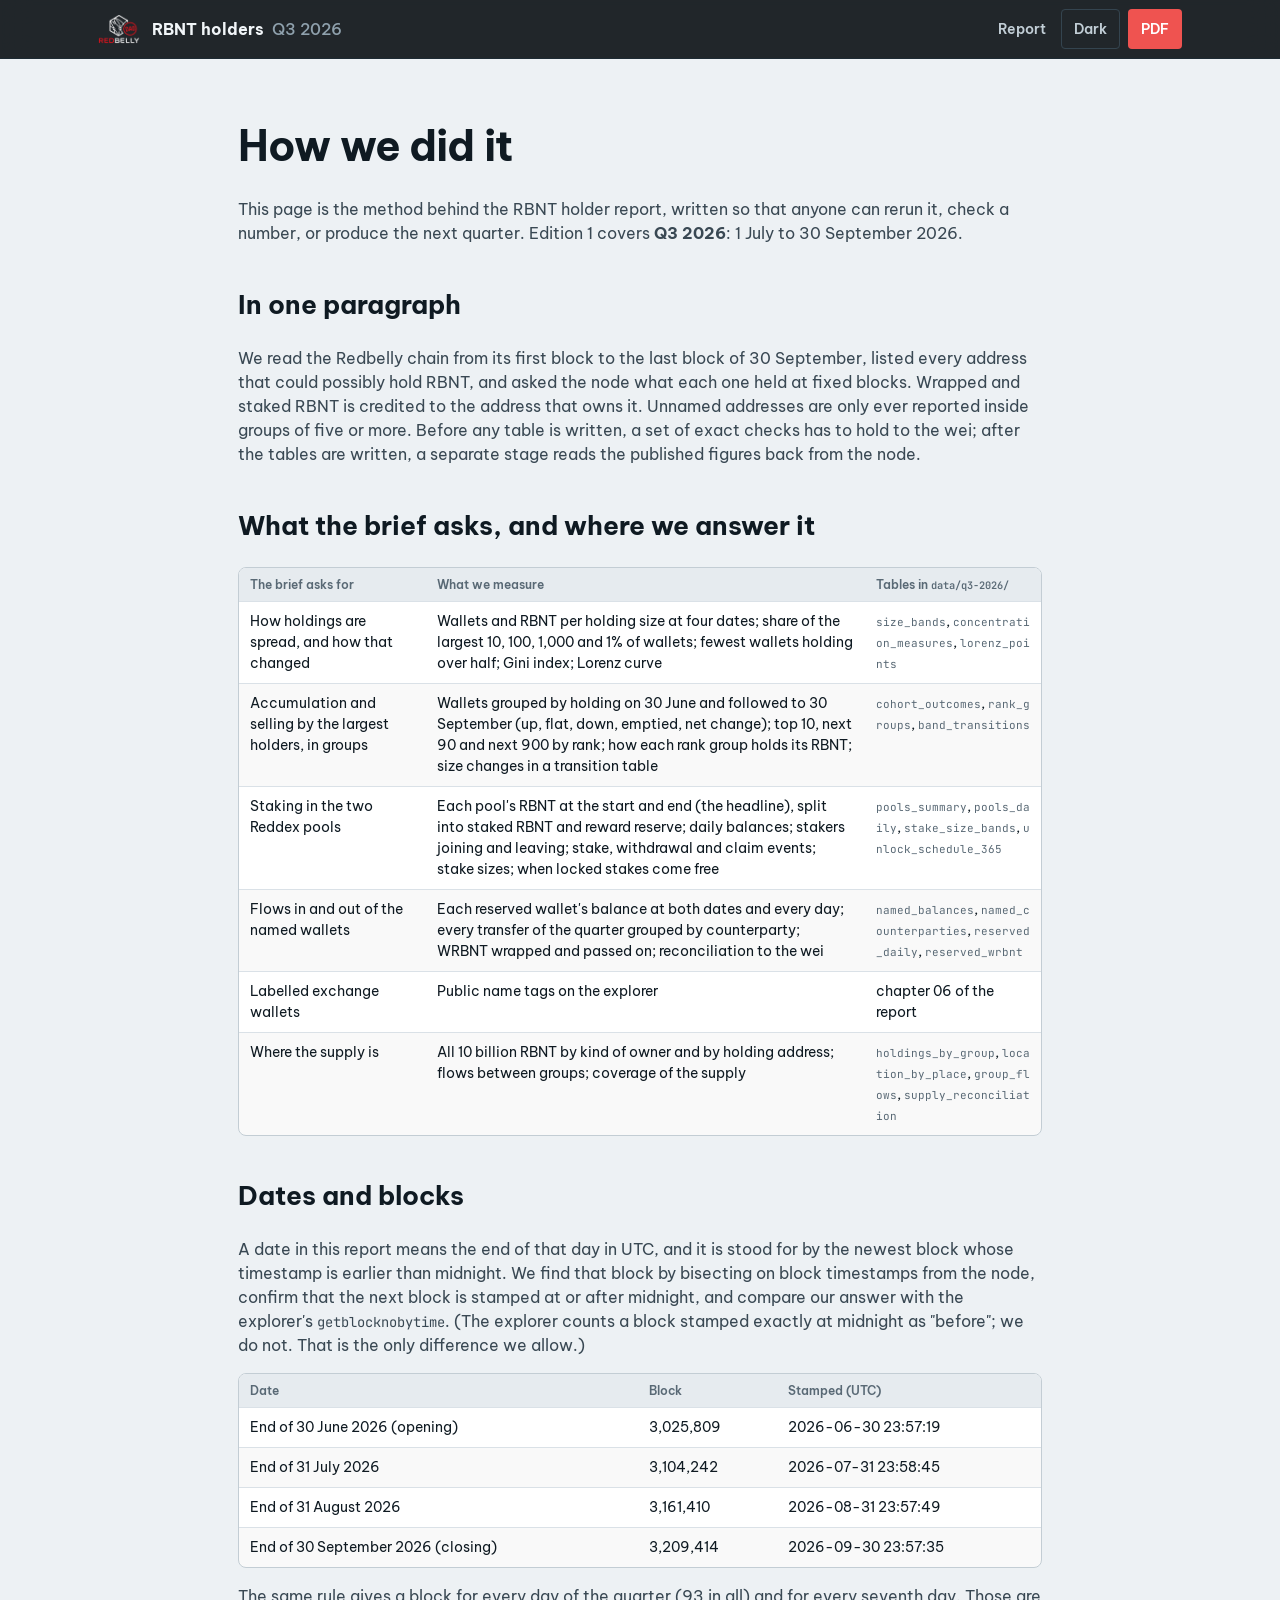
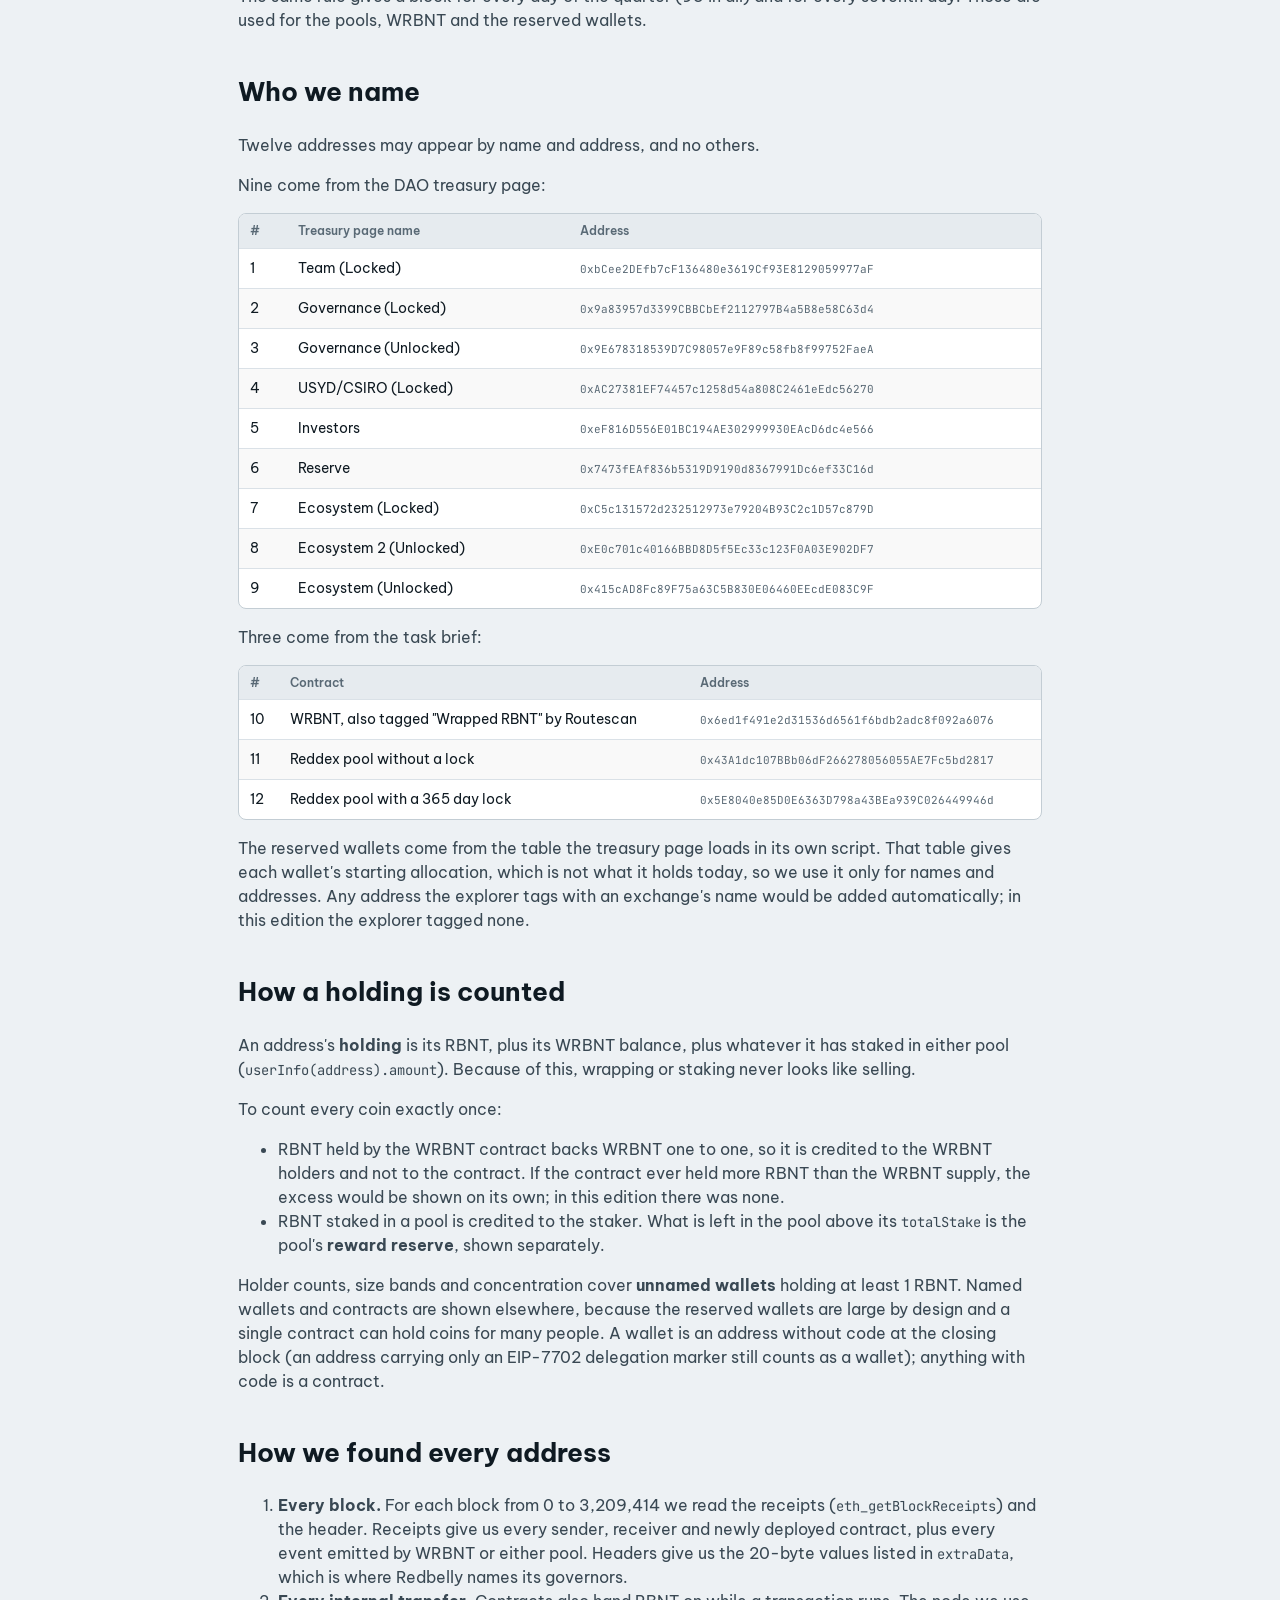
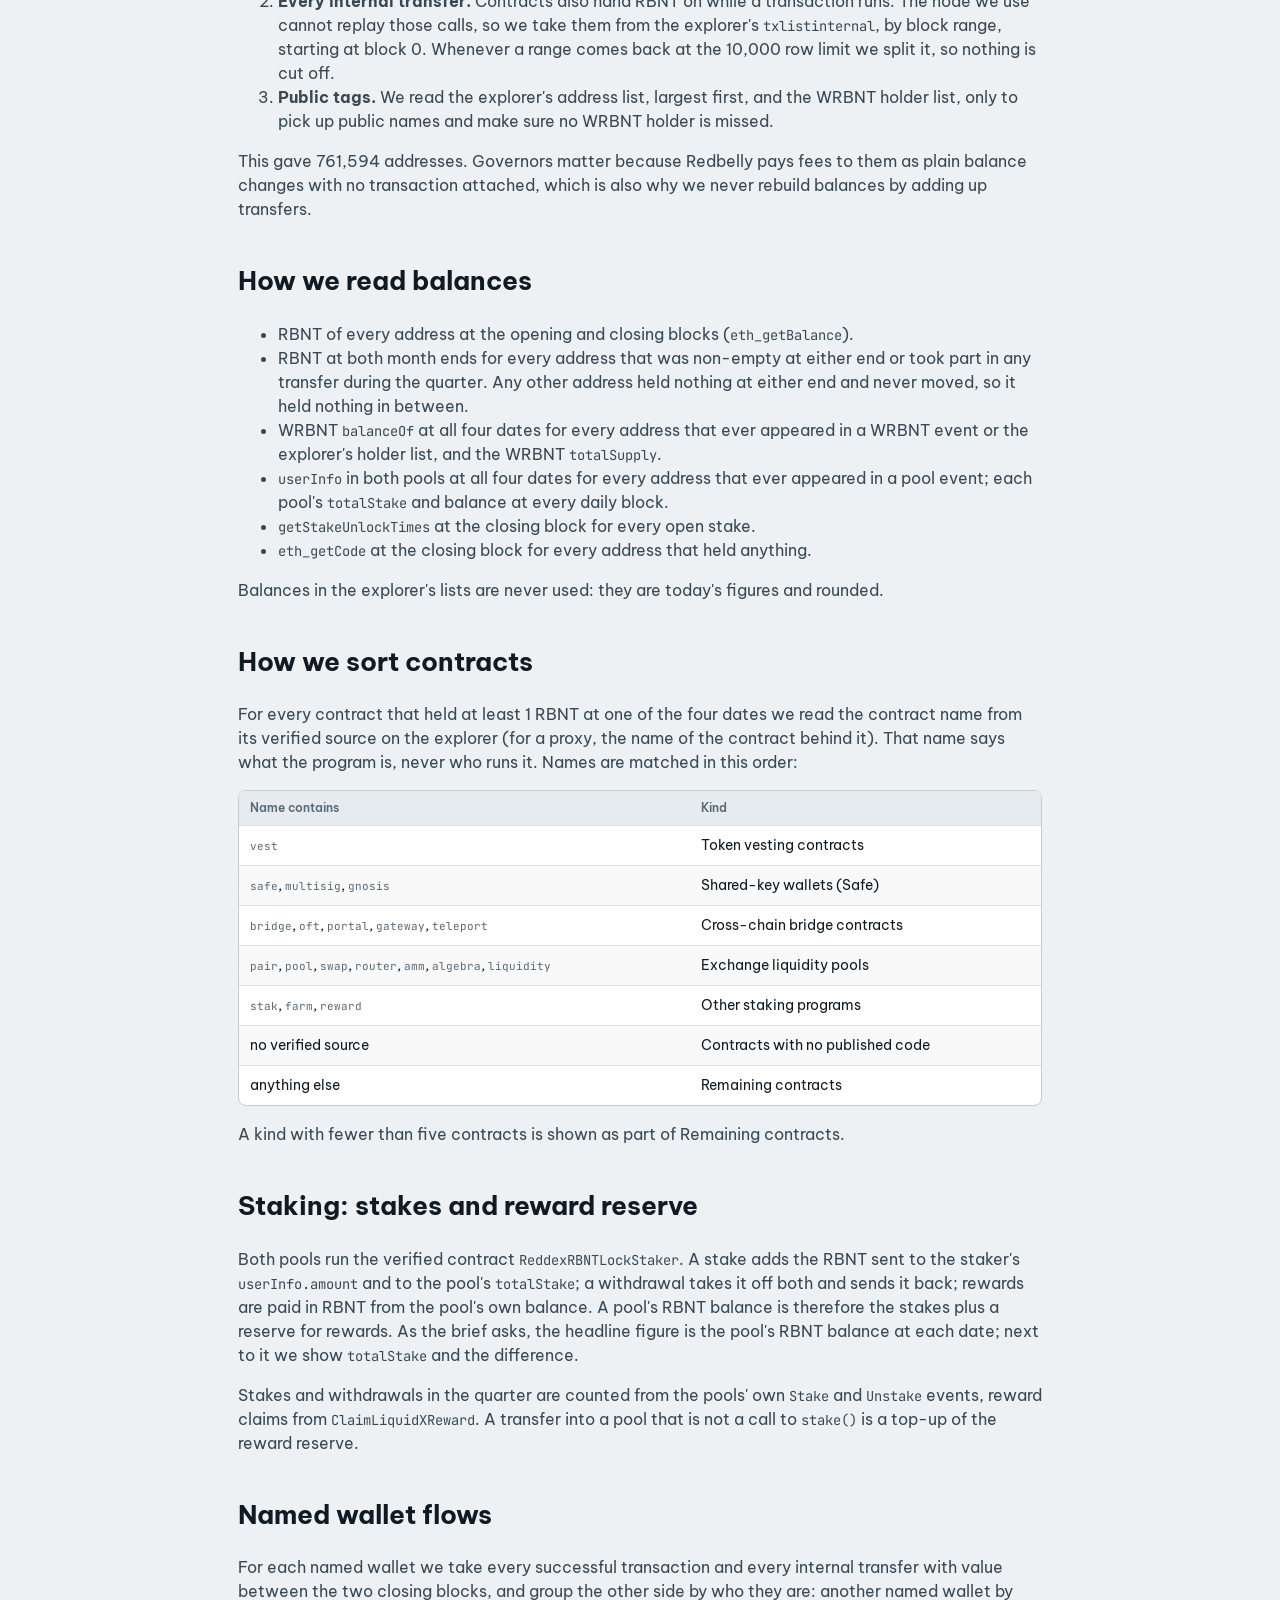
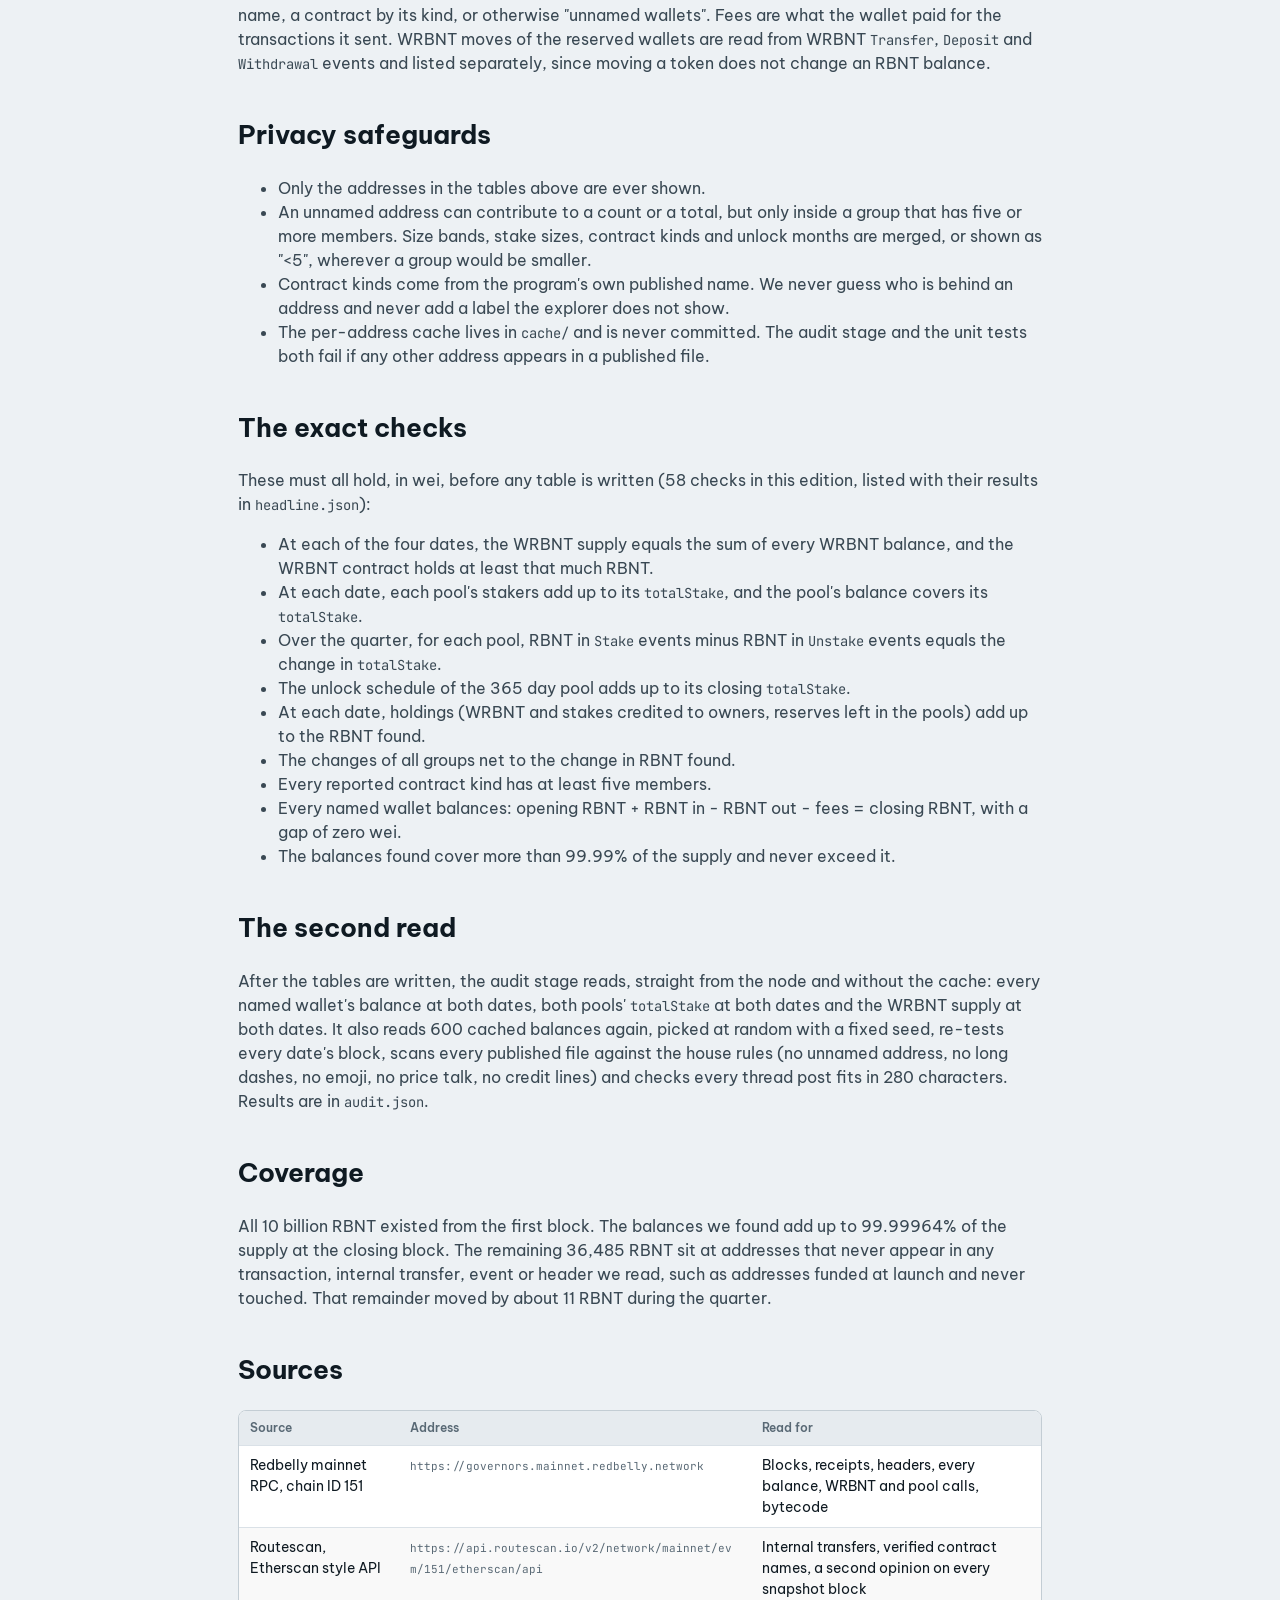
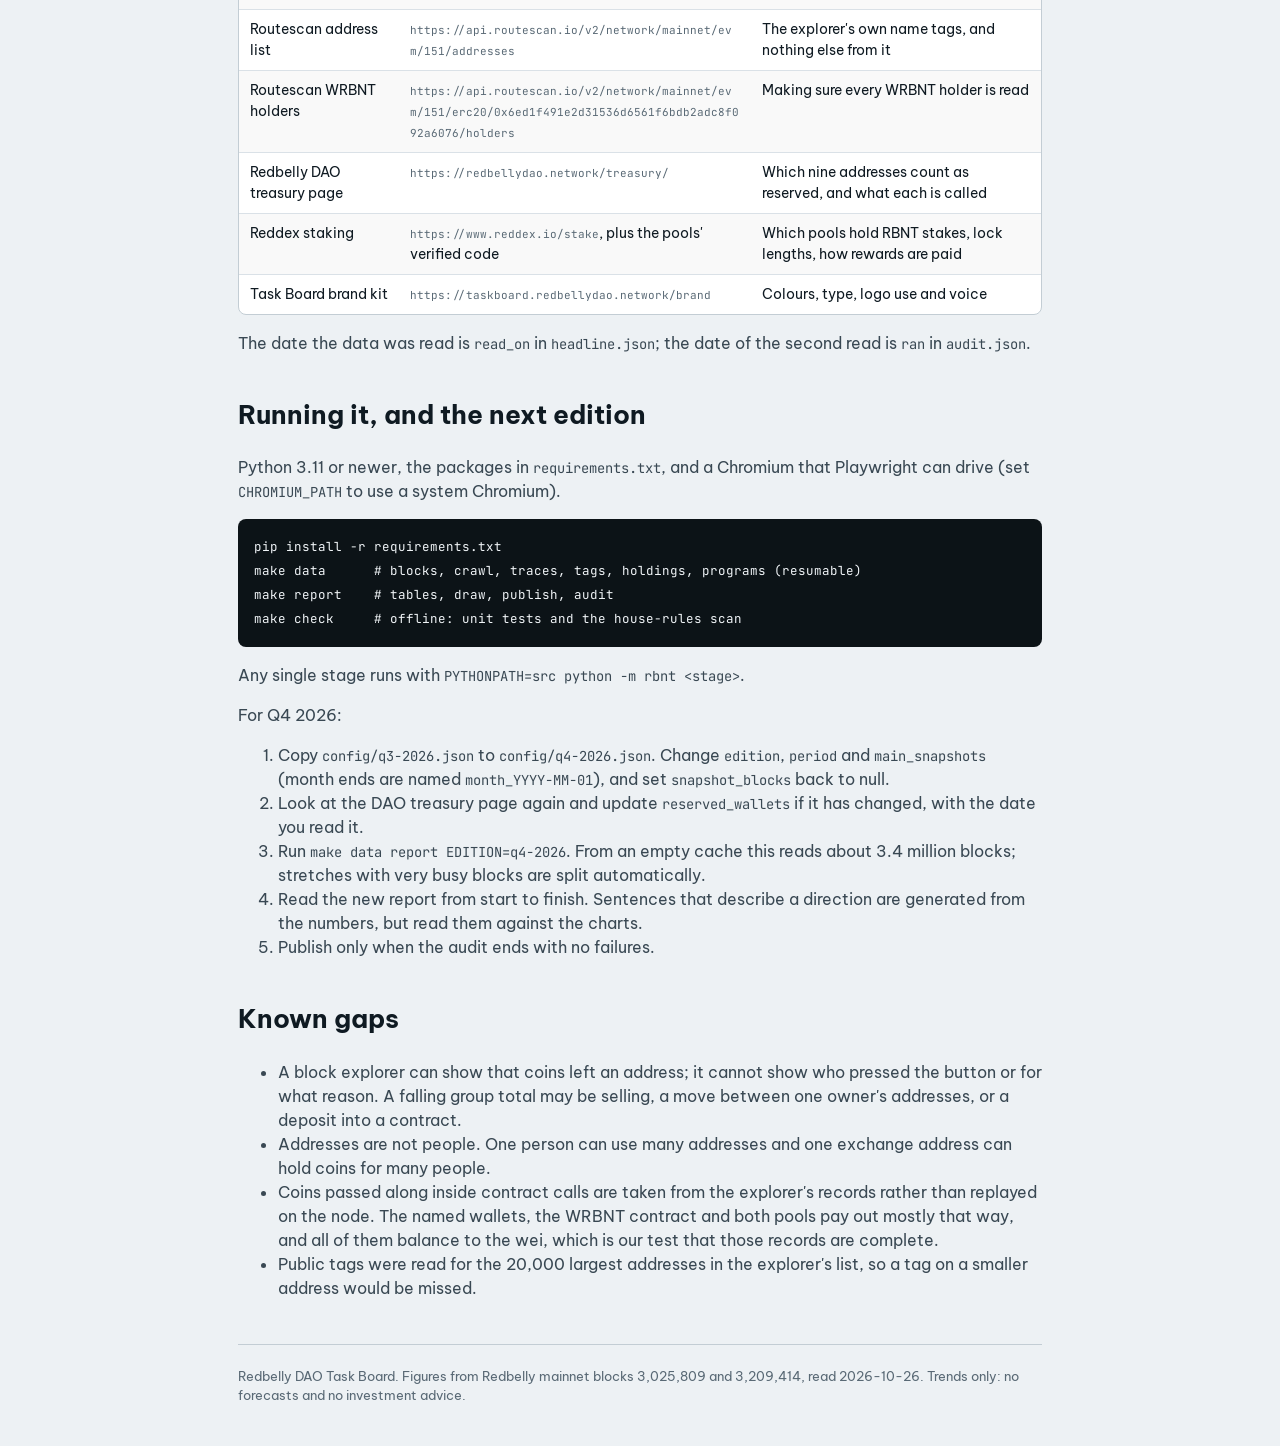
<file: how-we-did-it.html>
<!doctype html>
<html lang="en">
<head><meta charset="utf-8"><meta name="viewport" content="width=device-width, initial-scale=1">
<title>How we did it, RBNT holders Q3 2026</title><link rel="icon" href="assets/icon.png"><link rel="stylesheet" href="assets/holders.css">
<script>try{var m=localStorage.getItem("holders-mode");if(m)document.documentElement.dataset.mode=m}catch(e){}</script>
</head>
<body>
<header class="topbar"><div class="inner"><a class="mark" href="index.html"><img src="brand/logos/dao-logo-on-dark.png" alt="Redbelly DAO"><span>RBNT holders <em>Q3 2026</em></span></a>
<nav aria-label="Main"><a href="index.html">Report</a><button type="button" id="mode">Dark</button><a class="cta" href="downloads/rbnt-holders-q3-2026.pdf">PDF</a></nav></div></header>
<main class="inner prose"><h1>How we did it</h1>
<p>This page is the method behind the RBNT holder report, written so that anyone
can rerun it, check a number, or produce the next quarter. Edition 1 covers
<strong>Q3 2026</strong>: 1 July to 30 September 2026.</p>
<h2>In one paragraph</h2>
<p>We read the Redbelly chain from its first block to the last block of
30 September, listed every address that could possibly hold RBNT, and asked the
node what each one held at fixed blocks. Wrapped and staked RBNT is credited to
the address that owns it. Unnamed addresses are only ever reported inside
groups of five or more. Before any table is written, a set of exact checks has
to hold to the wei; after the tables are written, a separate stage reads the
published figures back from the node.</p>
<h2>What the brief asks, and where we answer it</h2>
<div class="grid-wrap"><table>
<thead>
<tr>
<th>The brief asks for</th>
<th>What we measure</th>
<th>Tables in <code>data/q3-2026/</code></th>
</tr>
</thead>
<tbody>
<tr>
<td>How holdings are spread, and how that changed</td>
<td>Wallets and RBNT per holding size at four dates; share of the largest 10, 100, 1,000 and 1% of wallets; fewest wallets holding over half; Gini index; Lorenz curve</td>
<td><code>size_bands</code>, <code>concentration_measures</code>, <code>lorenz_points</code></td>
</tr>
<tr>
<td>Accumulation and selling by the largest holders, in groups</td>
<td>Wallets grouped by holding on 30 June and followed to 30 September (up, flat, down, emptied, net change); top 10, next 90 and next 900 by rank; how each rank group holds its RBNT; size changes in a transition table</td>
<td><code>cohort_outcomes</code>, <code>rank_groups</code>, <code>band_transitions</code></td>
</tr>
<tr>
<td>Staking in the two Reddex pools</td>
<td>Each pool's RBNT at the start and end (the headline), split into staked RBNT and reward reserve; daily balances; stakers joining and leaving; stake, withdrawal and claim events; stake sizes; when locked stakes come free</td>
<td><code>pools_summary</code>, <code>pools_daily</code>, <code>stake_size_bands</code>, <code>unlock_schedule_365</code></td>
</tr>
<tr>
<td>Flows in and out of the named wallets</td>
<td>Each reserved wallet's balance at both dates and every day; every transfer of the quarter grouped by counterparty; WRBNT wrapped and passed on; reconciliation to the wei</td>
<td><code>named_balances</code>, <code>named_counterparties</code>, <code>reserved_daily</code>, <code>reserved_wrbnt</code></td>
</tr>
<tr>
<td>Labelled exchange wallets</td>
<td>Public name tags on the explorer</td>
<td>chapter 06 of the report</td>
</tr>
<tr>
<td>Where the supply is</td>
<td>All 10 billion RBNT by kind of owner and by holding address; flows between groups; coverage of the supply</td>
<td><code>holdings_by_group</code>, <code>location_by_place</code>, <code>group_flows</code>, <code>supply_reconciliation</code></td>
</tr>
</tbody>
</table></div>
<h2>Dates and blocks</h2>
<p>A date in this report means the end of that day in UTC, and it is stood for by
the newest block whose timestamp is earlier than midnight. We find that block
by bisecting on block timestamps from the node, confirm that the next block is
stamped at or after midnight, and compare our answer with the explorer's
<code>getblocknobytime</code>. (The explorer counts a block stamped exactly at midnight as
"before"; we do not. That is the only difference we allow.)</p>
<div class="grid-wrap"><table>
<thead>
<tr>
<th>Date</th>
<th>Block</th>
<th>Stamped (UTC)</th>
</tr>
</thead>
<tbody>
<tr>
<td>End of 30 June 2026 (opening)</td>
<td>3,025,809</td>
<td>2026-06-30 23:57:19</td>
</tr>
<tr>
<td>End of 31 July 2026</td>
<td>3,104,242</td>
<td>2026-07-31 23:58:45</td>
</tr>
<tr>
<td>End of 31 August 2026</td>
<td>3,161,410</td>
<td>2026-08-31 23:57:49</td>
</tr>
<tr>
<td>End of 30 September 2026 (closing)</td>
<td>3,209,414</td>
<td>2026-09-30 23:57:35</td>
</tr>
</tbody>
</table></div>
<p>The same rule gives a block for every day of the quarter (93 in all) and for
every seventh day. Those are used for the pools, WRBNT and the reserved wallets.</p>
<h2>Who we name</h2>
<p>Twelve addresses may appear by name and address, and no others.</p>
<p>Nine come from the DAO treasury page:</p>
<div class="grid-wrap"><table>
<thead>
<tr>
<th>#</th>
<th>Treasury page name</th>
<th>Address</th>
</tr>
</thead>
<tbody>
<tr>
<td>1</td>
<td>Team (Locked)</td>
<td><code>0xbCee2DEfb7cF136480e3619Cf93E8129059977aF</code></td>
</tr>
<tr>
<td>2</td>
<td>Governance (Locked)</td>
<td><code>0x9a83957d3399CBBCbEf2112797B4a5B8e58C63d4</code></td>
</tr>
<tr>
<td>3</td>
<td>Governance (Unlocked)</td>
<td><code>0x9E678318539D7C98057e9F89c58fb8f99752FaeA</code></td>
</tr>
<tr>
<td>4</td>
<td>USYD/CSIRO (Locked)</td>
<td><code>0xAC27381EF74457c1258d54a808C2461eEdc56270</code></td>
</tr>
<tr>
<td>5</td>
<td>Investors</td>
<td><code>0xeF816D556E01BC194AE302999930EAcD6dc4e566</code></td>
</tr>
<tr>
<td>6</td>
<td>Reserve</td>
<td><code>0x7473fEAf836b5319D9190d8367991Dc6ef33C16d</code></td>
</tr>
<tr>
<td>7</td>
<td>Ecosystem (Locked)</td>
<td><code>0xC5c131572d232512973e79204B93C2c1D57c879D</code></td>
</tr>
<tr>
<td>8</td>
<td>Ecosystem 2 (Unlocked)</td>
<td><code>0xE0c701c40166BBD8D5f5Ec33c123F0A03E902DF7</code></td>
</tr>
<tr>
<td>9</td>
<td>Ecosystem (Unlocked)</td>
<td><code>0x415cAD8Fc89F75a63C5B830E06460EEcdE083C9F</code></td>
</tr>
</tbody>
</table></div>
<p>Three come from the task brief:</p>
<div class="grid-wrap"><table>
<thead>
<tr>
<th>#</th>
<th>Contract</th>
<th>Address</th>
</tr>
</thead>
<tbody>
<tr>
<td>10</td>
<td>WRBNT, also tagged "Wrapped RBNT" by Routescan</td>
<td><code>0x6ed1f491e2d31536d6561f6bdb2adc8f092a6076</code></td>
</tr>
<tr>
<td>11</td>
<td>Reddex pool without a lock</td>
<td><code>0x43A1dc107BBb06dF266278056055AE7Fc5bd2817</code></td>
</tr>
<tr>
<td>12</td>
<td>Reddex pool with a 365 day lock</td>
<td><code>0x5E8040e85D0E6363D798a43BEa939C026449946d</code></td>
</tr>
</tbody>
</table></div>
<p>The reserved wallets come from the table the treasury page loads in its own
script. That table gives each wallet's starting allocation, which is not what
it holds today, so we use it only for names and addresses. Any address the
explorer tags with an exchange's name would be added automatically; in this
edition the explorer tagged none.</p>
<h2>How a holding is counted</h2>
<p>An address's <strong>holding</strong> is its RBNT, plus its WRBNT balance, plus whatever it
has staked in either pool (<code>userInfo(address).amount</code>). Because of this,
wrapping or staking never looks like selling.</p>
<p>To count every coin exactly once:</p>
<ul>
<li>RBNT held by the WRBNT contract backs WRBNT one to one, so it is credited to
  the WRBNT holders and not to the contract. If the contract ever held more RBNT
  than the WRBNT supply, the excess would be shown on its own; in this edition
  there was none.</li>
<li>RBNT staked in a pool is credited to the staker. What is left in the pool
  above its <code>totalStake</code> is the pool's <strong>reward reserve</strong>, shown separately.</li>
</ul>
<p>Holder counts, size bands and concentration cover <strong>unnamed wallets</strong> holding
at least 1 RBNT. Named wallets and contracts are shown elsewhere, because the
reserved wallets are large by design and a single contract can hold coins for
many people. A wallet is an address without code at the closing block (an
address carrying only an EIP-7702 delegation marker still counts as a wallet);
anything with code is a contract.</p>
<h2>How we found every address</h2>
<ol>
<li><strong>Every block.</strong> For each block from 0 to 3,209,414 we read the receipts
   (<code>eth_getBlockReceipts</code>) and the header. Receipts give us every sender,
   receiver and newly deployed contract, plus every event emitted by WRBNT or
   either pool. Headers give us the 20-byte values listed in <code>extraData</code>, which
   is where Redbelly names its governors.</li>
<li><strong>Every internal transfer.</strong> Contracts also hand RBNT on while a
   transaction runs. The node we use cannot replay those calls, so we take them
   from the explorer's <code>txlistinternal</code>, by block range, starting at block 0. Whenever a range
   comes back at the 10,000 row limit we split it, so nothing is cut off.</li>
<li><strong>Public tags.</strong> We read the explorer's address list, largest first, and the
   WRBNT holder list, only to pick up public names and make sure no WRBNT
   holder is missed.</li>
</ol>
<p>This gave 761,594 addresses. Governors matter because Redbelly pays fees to
them as plain balance changes with no transaction attached, which is also why
we never rebuild balances by adding up transfers.</p>
<h2>How we read balances</h2>
<ul>
<li>RBNT of every address at the opening and closing blocks (<code>eth_getBalance</code>).</li>
<li>RBNT at both month ends for every address that was non-empty at either end
  or took part in any transfer during the quarter. Any other address held
  nothing at either end and never moved, so it held nothing in between.</li>
<li>WRBNT <code>balanceOf</code> at all four dates for every address that ever appeared in a
  WRBNT event or the explorer's holder list, and the WRBNT <code>totalSupply</code>.</li>
<li><code>userInfo</code> in both pools at all four dates for every address that ever
  appeared in a pool event; each pool's <code>totalStake</code> and balance at every
  daily block.</li>
<li><code>getStakeUnlockTimes</code> at the closing block for every open stake.</li>
<li><code>eth_getCode</code> at the closing block for every address that held anything.</li>
</ul>
<p>Balances in the explorer's lists are never used: they are today's figures and
rounded.</p>
<h2>How we sort contracts</h2>
<p>For every contract that held at least 1 RBNT at one of the four dates we read
the contract name from its verified source on the explorer (for a proxy, the
name of the contract behind it). That name says what the program is, never who
runs it. Names are matched in this order:</p>
<div class="grid-wrap"><table>
<thead>
<tr>
<th>Name contains</th>
<th>Kind</th>
</tr>
</thead>
<tbody>
<tr>
<td><code>vest</code></td>
<td>Token vesting contracts</td>
</tr>
<tr>
<td><code>safe</code>, <code>multisig</code>, <code>gnosis</code></td>
<td>Shared-key wallets (Safe)</td>
</tr>
<tr>
<td><code>bridge</code>, <code>oft</code>, <code>portal</code>, <code>gateway</code>, <code>teleport</code></td>
<td>Cross-chain bridge contracts</td>
</tr>
<tr>
<td><code>pair</code>, <code>pool</code>, <code>swap</code>, <code>router</code>, <code>amm</code>, <code>algebra</code>, <code>liquidity</code></td>
<td>Exchange liquidity pools</td>
</tr>
<tr>
<td><code>stak</code>, <code>farm</code>, <code>reward</code></td>
<td>Other staking programs</td>
</tr>
<tr>
<td>no verified source</td>
<td>Contracts with no published code</td>
</tr>
<tr>
<td>anything else</td>
<td>Remaining contracts</td>
</tr>
</tbody>
</table></div>
<p>A kind with fewer than five contracts is shown as part of Remaining contracts.</p>
<h2>Staking: stakes and reward reserve</h2>
<p>Both pools run the verified contract <code>ReddexRBNTLockStaker</code>. A stake adds the
RBNT sent to the staker's <code>userInfo.amount</code> and to the pool's <code>totalStake</code>; a
withdrawal takes it off both and sends it back; rewards are paid in RBNT from
the pool's own balance. A pool's RBNT balance is therefore the stakes plus a
reserve for rewards. As the brief asks, the headline figure is the pool's RBNT
balance at each date; next to it we show <code>totalStake</code> and the difference.</p>
<p>Stakes and withdrawals in the quarter are counted from the pools' own <code>Stake</code>
and <code>Unstake</code> events, reward claims from <code>ClaimLiquidXReward</code>. A transfer into a
pool that is not a call to <code>stake()</code> is a top-up of the reward reserve.</p>
<h2>Named wallet flows</h2>
<p>For each named wallet we take every successful transaction and every internal
transfer with value between the two closing blocks, and group the other side by
who they are: another named wallet by name, a contract by its kind, or
otherwise "unnamed wallets". Fees are what the wallet paid for the transactions
it sent. WRBNT moves of the reserved wallets are read from WRBNT <code>Transfer</code>,
<code>Deposit</code> and <code>Withdrawal</code> events and listed separately, since moving a token
does not change an RBNT balance.</p>
<h2>Privacy safeguards</h2>
<ul>
<li>Only the addresses in the tables above are ever shown.</li>
<li>An unnamed address can contribute to a count or a total, but only inside a
  group that has five or more members. Size
  bands, stake sizes, contract kinds and unlock months are merged, or shown as
  "&lt;5", wherever a group would be smaller.</li>
<li>Contract kinds come from the program's own published name. We never guess
  who is behind an address and never add a label the explorer does not show.</li>
<li>The per-address cache lives in <code>cache/</code> and is never committed. The audit
  stage and the unit tests both fail if any other address appears in a
  published file.</li>
</ul>
<h2>The exact checks</h2>
<p>These must all hold, in wei, before any table is written (58 checks in this
edition, listed with their results in <code>headline.json</code>):</p>
<ul>
<li>At each of the four dates, the WRBNT supply equals the sum of every WRBNT
  balance, and the WRBNT contract holds at least that much RBNT.</li>
<li>At each date, each pool's stakers add up to its <code>totalStake</code>, and the pool's
  balance covers its <code>totalStake</code>.</li>
<li>Over the quarter, for each pool, RBNT in <code>Stake</code> events minus RBNT in
  <code>Unstake</code> events equals the change in <code>totalStake</code>.</li>
<li>The unlock schedule of the 365 day pool adds up to its closing <code>totalStake</code>.</li>
<li>At each date, holdings (WRBNT and stakes credited to owners, reserves left in
  the pools) add up to the RBNT found.</li>
<li>The changes of all groups net to the change in RBNT found.</li>
<li>Every reported contract kind has at least five members.</li>
<li>Every named wallet balances: opening RBNT + RBNT in - RBNT out - fees =
  closing RBNT, with a gap of zero wei.</li>
<li>The balances found cover more than 99.99% of the supply and never exceed it.</li>
</ul>
<h2>The second read</h2>
<p>After the tables are written, the audit stage reads, straight from the node
and without the cache: every named wallet's balance at both dates, both pools'
<code>totalStake</code> at both dates and the WRBNT supply at both dates. It also reads
600 cached balances again, picked at random with a fixed seed, re-tests every
date's block, scans every published file against the house rules (no unnamed
address, no long dashes, no emoji, no price talk, no credit lines) and checks
every thread post fits in 280 characters. Results are in <code>audit.json</code>.</p>
<h2>Coverage</h2>
<p>All 10 billion RBNT existed from the first block. The balances we found add up
to 99.99964% of the supply at the closing block. The remaining 36,485 RBNT sit
at addresses that never appear in any transaction, internal transfer, event or
header we read, such as addresses funded at launch and never touched. That
remainder moved by about 11 RBNT during the quarter.</p>
<h2>Sources</h2>
<div class="grid-wrap"><table>
<thead>
<tr>
<th>Source</th>
<th>Address</th>
<th>Read for</th>
</tr>
</thead>
<tbody>
<tr>
<td>Redbelly mainnet RPC, chain ID 151</td>
<td><code>https://governors.mainnet.redbelly.network</code></td>
<td>Blocks, receipts, headers, every balance, WRBNT and pool calls, bytecode</td>
</tr>
<tr>
<td>Routescan, Etherscan style API</td>
<td><code>https://api.routescan.io/v2/network/mainnet/evm/151/etherscan/api</code></td>
<td>Internal transfers, verified contract names, a second opinion on every snapshot block</td>
</tr>
<tr>
<td>Routescan address list</td>
<td><code>https://api.routescan.io/v2/network/mainnet/evm/151/addresses</code></td>
<td>The explorer's own name tags, and nothing else from it</td>
</tr>
<tr>
<td>Routescan WRBNT holders</td>
<td><code>https://api.routescan.io/v2/network/mainnet/evm/151/erc20/0x6ed1f491e2d31536d6561f6bdb2adc8f092a6076/holders</code></td>
<td>Making sure every WRBNT holder is read</td>
</tr>
<tr>
<td>Redbelly DAO treasury page</td>
<td><code>https://redbellydao.network/treasury/</code></td>
<td>Which nine addresses count as reserved, and what each is called</td>
</tr>
<tr>
<td>Reddex staking</td>
<td><code>https://www.reddex.io/stake</code>, plus the pools' verified code</td>
<td>Which pools hold RBNT stakes, lock lengths, how rewards are paid</td>
</tr>
<tr>
<td>Task Board brand kit</td>
<td><code>https://taskboard.redbellydao.network/brand</code></td>
<td>Colours, type, logo use and voice</td>
</tr>
</tbody>
</table></div>
<p>The date the data was read is <code>read_on</code> in <code>headline.json</code>; the date of the
second read is <code>ran</code> in <code>audit.json</code>.</p>
<h2>Running it, and the next edition</h2>
<p>Python 3.11 or newer, the packages in <code>requirements.txt</code>, and a Chromium that
Playwright can drive (set <code>CHROMIUM_PATH</code> to use a system Chromium).</p>
<pre><code>pip install -r requirements.txt
make data      # blocks, crawl, traces, tags, holdings, programs (resumable)
make report    # tables, draw, publish, audit
make check     # offline: unit tests and the house-rules scan
</code></pre>
<p>Any single stage runs with <code>PYTHONPATH=src python -m rbnt &lt;stage&gt;</code>.</p>
<p>For Q4 2026:</p>
<ol>
<li>Copy <code>config/q3-2026.json</code> to <code>config/q4-2026.json</code>. Change <code>edition</code>,
   <code>period</code> and <code>main_snapshots</code> (month ends are named <code>month_YYYY-MM-01</code>), and
   set <code>snapshot_blocks</code> back to null.</li>
<li>Look at the DAO treasury page again and update <code>reserved_wallets</code> if it has
   changed, with the date you read it.</li>
<li>Run <code>make data report EDITION=q4-2026</code>. From an empty cache this reads about
   3.4 million blocks; stretches with very busy blocks are split automatically.</li>
<li>Read the new report from start to finish. Sentences that describe a
   direction are generated from the numbers, but read them against the charts.</li>
<li>Publish only when the audit ends with no failures.</li>
</ol>
<h2>Known gaps</h2>
<ul>
<li>A block explorer can show that coins left an address; it cannot show who
  pressed the button or for what reason. A falling group total may
  be selling, a move between one owner's addresses, or a deposit into a
  contract.</li>
<li>Addresses are not people. One person can use many addresses and one exchange
  address can hold coins for many people.</li>
<li>Coins passed along inside contract calls are taken from the explorer's
  records rather than replayed on the node. The named wallets, the WRBNT
  contract and both pools pay out mostly that way, and all of them balance to
  the wei, which is our test that those records are complete.</li>
<li>Public tags were read for the 20,000 largest addresses in the explorer's
  list, so a tag on a smaller address would be missed.</li>
</ul><footer class="closing">Redbelly DAO Task Board. Figures from Redbelly mainnet blocks 3,025,809 and 3,209,414, read 2026-10-26. Trends only: no forecasts and no investment advice.</footer></main>
<script src="assets/holders.js" defer></script>
</body>
</html>
</file>
<file: assets/holders.css>
/* RBNT holder report. Built on the Task Board brand kit tokens:
   one red accent, slate neutrals, Be Vietnam Pro for words, JetBrains Mono for machine values. */

@font-face { font-family: "Be Vietnam Pro"; font-weight: 400; font-display: swap; src: url("fonts/be-vietnam-pro-400.woff2") format("woff2"); }
@font-face { font-family: "Be Vietnam Pro"; font-weight: 500; font-display: swap; src: url("fonts/be-vietnam-pro-500.woff2") format("woff2"); }
@font-face { font-family: "Be Vietnam Pro"; font-weight: 600; font-display: swap; src: url("fonts/be-vietnam-pro-600.woff2") format("woff2"); }
@font-face { font-family: "Be Vietnam Pro"; font-weight: 700; font-display: swap; src: url("fonts/be-vietnam-pro-700.woff2") format("woff2"); }
@font-face { font-family: "JetBrains Mono"; font-weight: 400 600; font-display: swap; src: url("fonts/jetbrains-mono.woff2") format("woff2"); }

:root {
  color-scheme: light;
  --page: #EDF1F4; --card: #FFFFFF; --sunk: #E6EBEF; --sunk-2: #DAE1E7;
  --text: #0F1A22; --text-2: #394853; --text-3: #596975;
  --hair: #C3CDD4; --hair-2: #DAE1E7; --stripe: rgba(15, 26, 34, 0.025);
  --red: #EF5350; --red-text: #B3272A;
  --night: #0c1317; --night-2: #141f26; --night-3: #1d3140; --night-edge: #263641;
  --moon: #f1f5f8; --moon-2: #c2ced6; --moon-3: #8fa1ad; --moon-red: #ffb3ae;
  --sans: "Be Vietnam Pro", ui-sans-serif, system-ui, "Segoe UI", Roboto, Helvetica, Arial, sans-serif;
  --mono: "JetBrains Mono", ui-monospace, SFMono-Regular, Menlo, Consolas, monospace;
  --v-rule: #E6EBEF; --v-base: #C3CDD4; --v-faint: #596975; --v-ink2: #394853; --v-ink: #0F1A22;
  --v-red: #EF5350; --v-slate: #596975; --v-mist: #C3CDD4; --v-deep: #1d3140; --v-pale: #DAE1E7; --v-surface: #FFFFFF;
}
:root[data-mode="dark"] {
  color-scheme: dark;
  --page: #0a1014; --card: #141f26; --sunk: #17222a; --sunk-2: #223039;
  --text: #f1f5f8; --text-2: #c2ced6; --text-3: #8fa1ad;
  --hair: #34444f; --hair-2: #223039; --stripe: rgba(255, 255, 255, 0.018); --red-text: #ffb3ae;
  --v-rule: #223039; --v-base: #34444f; --v-faint: #8fa1ad; --v-ink2: #c2ced6; --v-ink: #f1f5f8;
  --v-slate: #8fa1ad; --v-mist: #4b5d69; --v-deep: #c2ced6; --v-pale: #2e3e49; --v-surface: #141f26;
}
@media (prefers-color-scheme: dark) {
  :root:not([data-mode="light"]) {
    color-scheme: dark;
    --page: #0a1014; --card: #141f26; --sunk: #17222a; --sunk-2: #223039;
    --text: #f1f5f8; --text-2: #c2ced6; --text-3: #8fa1ad;
    --hair: #34444f; --hair-2: #223039; --stripe: rgba(255, 255, 255, 0.018); --red-text: #ffb3ae;
    --v-rule: #223039; --v-base: #34444f; --v-faint: #8fa1ad; --v-ink2: #c2ced6; --v-ink: #f1f5f8;
    --v-slate: #8fa1ad; --v-mist: #4b5d69; --v-deep: #c2ced6; --v-pale: #2e3e49; --v-surface: #141f26;
  }
}

* { box-sizing: border-box; }
html { scroll-behavior: smooth; scroll-padding-top: 76px; }
body { margin: 0; background: var(--page); color: var(--text); font: 400 16px/1.5 var(--sans); -webkit-font-smoothing: antialiased; }
a { color: var(--red-text); text-underline-offset: 3px; }
code, .mono { font-family: var(--mono); font-size: 0.86em; }
.inner { width: 100%; max-width: 1180px; margin: 0 auto; padding: 0 16px; }
@media (min-width: 900px) { .inner { padding: 0 48px; } }
.jump { position: absolute; left: -9999px; }
.jump:focus { left: 16px; top: 10px; z-index: 60; background: var(--card); padding: 8px 12px; border-radius: 4px; }
.kicker { font: 700 11px/1.3 var(--sans); letter-spacing: 0.12em; text-transform: uppercase; color: var(--text-3); margin: 0 0 10px; }

/* Bar */
.topbar { position: sticky; top: 0; z-index: 30; background: rgba(10, 16, 20, 0.9); backdrop-filter: blur(14px); -webkit-backdrop-filter: blur(14px); border-bottom: 1px solid #1d2a33; }
.topbar .inner { display: flex; align-items: center; gap: 12px; min-height: 58px; }
.mark { display: flex; align-items: center; gap: 12px; text-decoration: none; color: var(--moon); font-weight: 700; white-space: nowrap; }
.mark img { height: 30px; width: auto; }
.mark em { font-style: normal; font-weight: 500; color: var(--moon-3); margin-left: 4px; }
.topbar nav { margin-left: auto; display: flex; align-items: center; gap: 2px; }
.topbar nav a, .topbar nav button { min-height: 40px; display: inline-flex; align-items: center; padding: 0 12px; border-radius: 4px; border: 1px solid transparent;
  font: 600 14px/1 var(--sans); color: var(--moon-2); background: none; text-decoration: none; cursor: pointer; }
.topbar nav a:hover, .topbar nav button:hover { color: var(--moon); background: #17222a; }
.topbar nav button { border-color: #34444f; }
.topbar nav .cta { background: var(--red); color: #fff; margin-left: 6px; }
.topbar nav .cta:hover { background: #f95a56; }
.wide-only { display: none !important; }
@media (min-width: 960px) { .wide-only { display: inline-flex !important; } }
@media (max-width: 520px) { .mark span { display: none; } }

/* Opening band */
.opening { background: linear-gradient(180deg, #0c1317 0%, #101b22 100%); color: var(--moon); padding: 48px 0 44px; border-bottom: 1px solid #1d2a33; }
.opening-grid { display: grid; grid-template-columns: minmax(0, 1fr); gap: 32px; align-items: start; }
@media (min-width: 1000px) { .opening-grid { grid-template-columns: minmax(0, 1.05fr) minmax(0, 1fr); gap: 48px; } }
.overline { font: 600 12px/1.5 var(--mono); color: var(--moon-red); margin: 0 0 14px; letter-spacing: 0.04em; }
.opening h1 { font-size: clamp(32px, 5.4vw, 52px); line-height: 1.06; letter-spacing: -0.02em; margin: 0 0 18px; }
.opening .sub { font-size: 18px; line-height: 1.55; color: var(--moon-2); margin: 0 0 18px; max-width: 56ch; }
.opening .blocks { font: 400 12px/1.7 var(--mono); color: var(--moon-3); margin: 0; }
.print-logo { display: none; }
.scoreboard { background: #111a20; border: 1px solid var(--night-edge); border-radius: 8px; padding: 18px 18px 12px; }
.scoreboard .kicker { color: var(--moon-3); }
.scoreboard .grid-wrap { border: 0; background: none; margin: 0; }
.scoreboard table { font-size: 13.5px; }
.scoreboard th { background: none; color: var(--moon-3); border-bottom: 1px solid var(--night-edge); padding: 6px 8px; }
.scoreboard td { color: var(--moon); border-bottom: 1px solid #1d2a33; padding: 9px 8px; }
.scoreboard td:first-child { color: var(--moon-2); min-width: 170px; }
.scoreboard td.r { font-family: var(--mono); }
.scoreboard td:last-child { color: var(--moon-red); }
.scoreboard tr:last-child td { border-bottom: 0; }
.scoreboard .checked { font: 400 11.5px/1.5 var(--mono); color: var(--moon-3); margin: 12px 0 0; }

/* Chapter chips */
.chips { display: flex; gap: 8px; overflow-x: auto; padding-top: 20px; padding-bottom: 4px; scrollbar-width: thin; }
.chips a { flex: none; font: 600 13px/1 var(--sans); color: var(--text-2); text-decoration: none; background: var(--card);
  border: 1px solid var(--hair); border-radius: 4px; padding: 9px 12px; }
.chips a:hover { border-color: var(--red); color: var(--text); }

/* Chapters */
main { padding-bottom: 32px; }
.chapter { max-width: 1084px; padding: 44px 0 8px; }
.chapter + .chapter { border-top: 1px solid var(--hair); margin-top: 28px; }
.chapter-head { display: flex; align-items: baseline; gap: 16px; margin-bottom: 14px; }
.chapter-no { font: 600 15px/1 var(--mono); color: var(--red-text); border: 1px solid var(--hair); border-radius: 4px; padding: 7px 8px; flex: none; }
.chapter h2 { font-size: clamp(25px, 3.6vw, 34px); line-height: 1.15; letter-spacing: -0.01em; margin: 0; font-weight: 600; }
.chapter h3 { font-size: 19px; font-weight: 600; margin: 30px 0 8px; }
.chapter p, .chapter li { color: var(--text-2); max-width: 72ch; }
.chapter p b, .chapter li b, .chapter p strong { color: var(--text); }
.lead { font-size: 18.5px; line-height: 1.5; color: var(--text) !important; font-weight: 500; }
.lead span { display: inline-block; font: 700 10.5px/1 var(--sans); letter-spacing: 0.12em; text-transform: uppercase; color: #fff;
  background: var(--night-3); border-radius: 4px; padding: 5px 7px; margin-right: 10px; vertical-align: 3px; }

.findings { list-style: none; padding: 0; margin: 8px 0 0; border-top: 1px solid var(--hair); }
.findings li { display: grid; grid-template-columns: 1fr; gap: 6px 24px; padding: 18px 0; border-bottom: 1px solid var(--hair); max-width: none; }
@media (min-width: 760px) { .findings li { grid-template-columns: 210px minmax(0, 1fr); } }
.findings .big { font: 700 26px/1.15 var(--sans); letter-spacing: -0.01em; color: var(--red-text); }
.findings h3 { margin: 0 0 4px; font-size: 17px; }
.findings p { margin: 0; }

.rules { display: grid; grid-template-columns: 1fr; gap: 12px; margin: 22px 0; }
@media (min-width: 820px) { .rules { grid-template-columns: repeat(3, 1fr); } }
.rules div { background: var(--card); border: 1px solid var(--hair); border-top: 3px solid var(--night-3); border-radius: 4px; padding: 14px 16px; }
.rules b { display: block; margin-bottom: 4px; }
.rules p { margin: 0; font-size: 14.5px; }

.terms { background: var(--sunk); border-radius: 8px; padding: 16px 20px; margin: 20px 0; max-width: 820px; }
.terms dl { display: grid; grid-template-columns: 1fr; gap: 2px 18px; margin: 0; }
@media (min-width: 700px) { .terms dl { grid-template-columns: 150px 1fr; } }
.terms dt { font-weight: 600; }
.terms dd { margin: 0 0 8px; color: var(--text-2); }

.aside { border: 1px dashed var(--hair); border-radius: 8px; padding: 14px 18px; margin: 20px 0; max-width: 820px; background: var(--card); }
.aside p { margin: 0; }
.aside .kicker { color: var(--red-text); margin-bottom: 6px; }

/* Charts */
.chart { margin: 26px 0; background: var(--card); border: 1px solid var(--hair); border-radius: 8px; padding: 18px 20px 12px; }
.chart-top { display: flex; justify-content: space-between; gap: 12px; align-items: flex-start; }
.chart-no { font: 600 11px/1 var(--mono); color: var(--text-3); text-transform: uppercase; letter-spacing: 0.08em; }
.chart h4 { margin: 6px 0 2px; font-size: 17px; font-weight: 600; }
.chart .note { margin: 6px 0 14px; font-size: 14px; color: var(--text-3); max-width: none; }
.tools { display: flex; gap: 6px; flex: none; }
.tool { font: 600 12px/1 var(--sans); color: var(--text-2); background: var(--sunk); border: 1px solid var(--hair); border-radius: 4px;
  padding: 7px 10px; cursor: pointer; text-decoration: none; }
.tool:hover, .tool[aria-pressed="true"] { border-color: var(--red); color: var(--text); }
.canvas { overflow-x: auto; }
.canvas svg.viz { display: block; width: 100%; height: auto; min-width: 560px; }
.chart figcaption { border-top: 1px solid var(--hair-2); margin-top: 12px; padding-top: 10px; font-size: 12px; color: var(--text-3); line-height: 1.5; }
.chart figcaption b { color: var(--text-2); font-weight: 600; }

/* Tables */
.grid-wrap { overflow-x: auto; margin: 16px 0; border: 1px solid var(--hair); border-radius: 8px; background: var(--card); }
table { width: 100%; border-collapse: collapse; font-size: 14px; }
th, td { padding: 9px 11px; text-align: left; border-bottom: 1px solid var(--hair-2); vertical-align: top; }
th { font: 600 12px/1.3 var(--sans); color: var(--text-3); background: var(--sunk); vertical-align: bottom; }
td.r, th.r { text-align: right; font-variant-numeric: tabular-nums; }
td.r { font-family: var(--mono); font-size: 13px; white-space: nowrap; }
tbody tr:nth-child(even) td { background: var(--stripe); }
tr:last-child td { border-bottom: 0; }
tr.sum td { font-weight: 600; background: var(--sunk); }
td code { color: var(--text-3); font-size: 11px; word-break: break-all; }
table.moves td.r { min-width: 62px; }
table.moves td.stay { background: var(--sunk-2); font-weight: 600; }
table.gloss td:first-child { white-space: nowrap; width: 1%; }

.tryit { background: var(--night); color: var(--moon-2); border-radius: 8px; padding: 18px 20px; margin: 22px 0; }
.tryit .kicker { color: var(--moon-red); }
.tryit p { color: var(--moon-2); margin: 0 0 6px; }
.tryit pre { margin: 10px 0 0; overflow-x: auto; font: 400 12.5px/1.65 var(--mono); color: var(--moon); }

.files { display: grid; grid-template-columns: repeat(auto-fill, minmax(230px, 1fr)); gap: 10px; margin: 18px 0; }
.files a { display: flex; flex-direction: column; gap: 4px; padding: 12px 14px; background: var(--card); border: 1px solid var(--hair); border-radius: 4px; color: var(--text); text-decoration: none; }
.files a:hover { border-color: var(--red); }
.files span { font: 600 11px/1 var(--mono); color: var(--text-3); text-transform: uppercase; }
.files b { font-weight: 600; font-size: 14.5px; }
.print-list { display: none; }

.closing { border-top: 1px solid var(--hair); margin-top: 44px; padding: 22px 0 40px; font-size: 13px; color: var(--text-3); }

/* Document page */
.prose { max-width: 900px; padding-top: 36px; }
.prose h1 { font-size: clamp(30px, 5vw, 42px); letter-spacing: -0.02em; line-height: 1.1; }
.prose h2 { margin-top: 40px; font-size: 26px; }
.prose h3 { margin-top: 28px; }
.prose p, .prose li { color: var(--text-2); }
.prose pre { background: var(--night); color: var(--moon); padding: 16px; border-radius: 8px; overflow-x: auto; }
.prose pre code { font-size: 12.5px; }

#tip { position: fixed; z-index: 50; pointer-events: none; max-width: 330px; background: #0c1317; color: #f1f5f8; border: 1px solid #34444f;
  border-radius: 4px; padding: 8px 10px; font: 500 12px/1.45 var(--mono); opacity: 0; transition: opacity .1s; }
#tip.show { opacity: 1; }

/* The PDF edition */
@media print {
  @page { size: A4; margin: 14mm 13mm 16mm; }
  :root { --page: #fff; }
  body { font-size: 10pt; background: #fff; }
  .topbar, .chips, .tools, .as-table, .files, .jump { display: none !important; }
  .print-list { display: block; }
  .inner { padding: 0; max-width: none; }
  .opening { -webkit-print-color-adjust: exact; print-color-adjust: exact; height: 262mm; padding: 22mm 14mm 14mm; break-after: page; }
  .opening-grid { grid-template-columns: 1fr; gap: 16mm; }
  .print-logo { display: block; height: 20mm; width: auto; margin-bottom: 12mm; }
  .opening h1 { font-size: 38pt; }
  .chapter { break-before: page; padding-top: 0; border-top: 0 !important; margin-top: 0 !important; max-width: none; }
  .chapter:first-of-type { break-before: auto; }
  .chapter p, .chapter li { max-width: none; }
  .chart, .rules div, .terms, .aside, .tryit, .findings li, tr { break-inside: avoid; }
  .chart { padding: 12px 14px 8px; margin: 14px 0; }
  .canvas svg.viz { min-width: 0; max-height: 118mm; }
  .grid-wrap { overflow: visible; }
  table { font-size: 8pt; }
  th, td { padding: 5px 6px; }
  td.r { font-size: 7.5pt; }
  td code { font-size: 6.5pt; }
  .tryit { -webkit-print-color-adjust: exact; print-color-adjust: exact; }
  .tryit pre { white-space: pre-wrap; word-break: break-all; font-size: 7.5pt; }
  a { color: inherit; text-decoration: none; }
}
</file>
